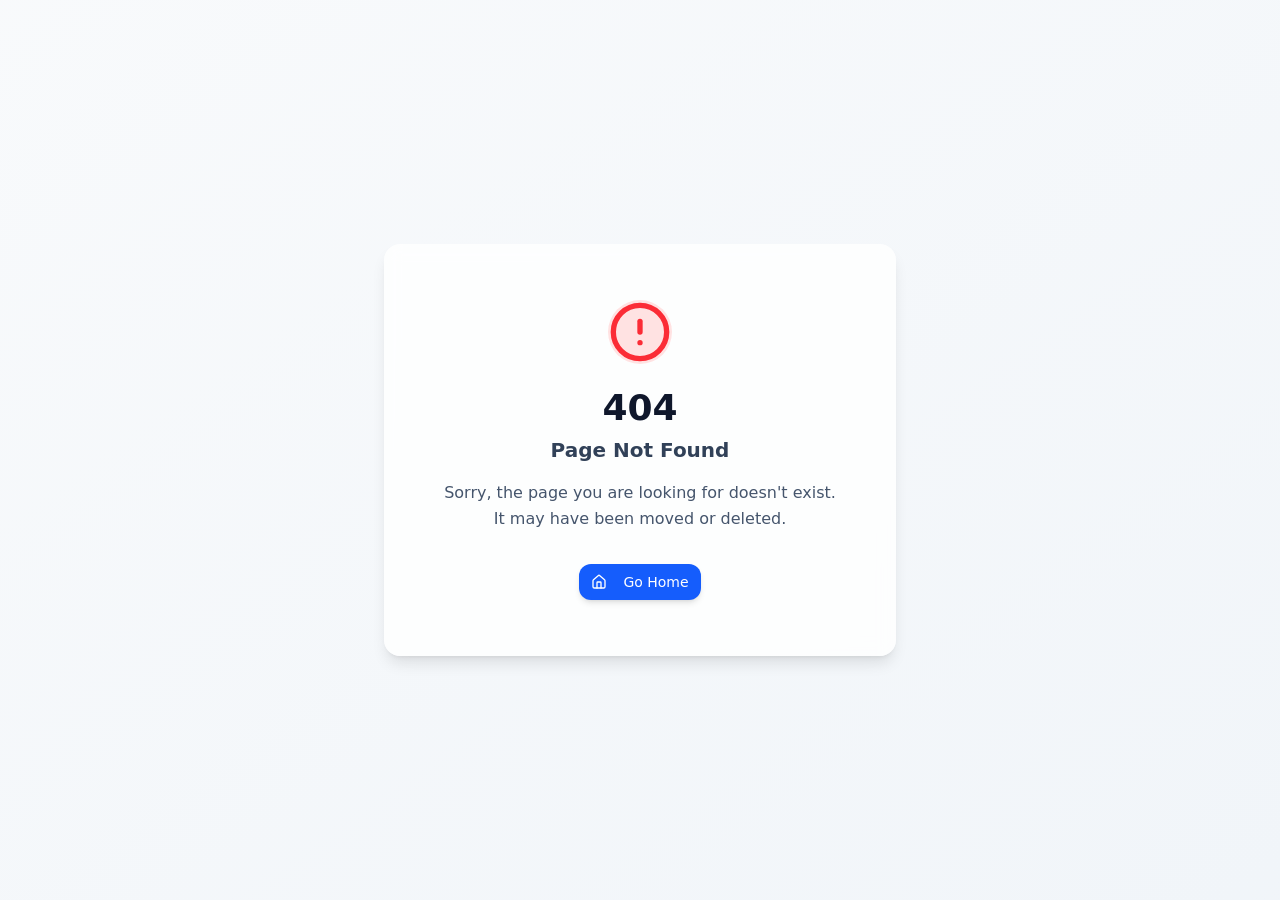
<file: index.html>
<!doctype html>
<html lang="en">

  <head>
    <meta charset="UTF-8" />
    <meta name="viewport" content="width=device-width, initial-scale=1.0, maximum-scale=1" />
    <title>Workshop IA · Goiânia | Clone + Agentes IA para Empresários</title>
    
    <!-- SEO & Meta Tags -->
    <meta name="description" content="Workshop completo sobre Clone + Agentes IA para empresários de Goiânia. Aprenda a implementar IA na sua empresa com demo ao vivo e casos de uso reais." />
    <meta name="keywords" content="IA, Inteligência Artificial, Workshop, Goiânia, Clone IA, Agentes IA, Empresários" />
    <meta name="author" content="Instituto Atto-X" />
    <meta name="theme-color" content="#F7F7F5" />
    
    <!-- Open Graph (Facebook, LinkedIn, WhatsApp) -->
    <meta property="og:type" content="website" />
    <meta property="og:title" content="Workshop IA · Goiânia" />
    <meta property="og:description" content="Clone + Agentes IA para empresários. Estrutura completa, demo ao vivo e conversão garantida." />
    <meta property="og:url" content="https://workshop-ia-gyn.manus.space" />
    <meta property="og:image" content="https://workshop-ia-gyn.manus.space/og-image.png" />
    <meta property="og:image:width" content="1200" />
    <meta property="og:image:height" content="630" />
    <meta property="og:locale" content="pt_BR" />
    
    <!-- Twitter Card -->
    <meta name="twitter:card" content="summary_large_image" />
    <meta name="twitter:title" content="Workshop IA · Goiânia" />
    <meta name="twitter:description" content="Clone + Agentes IA para empresários. Estrutura completa, demo ao vivo e conversão garantida." />
    <meta name="twitter:image" content="https://workshop-ia-gyn.manus.space/og-image.png" />
    
    <!-- WhatsApp Specific -->
    <meta property="og:site_name" content="Workshop IA Goiânia" />
    <meta name="apple-mobile-web-app-capable" content="yes" />
    <meta name="apple-mobile-web-app-status-bar-style" content="black-translucent" />
    
    <!-- Google Fonts -->
    <link rel="preconnect" href="https://fonts.googleapis.com" />
    <link rel="preconnect" href="https://fonts.gstatic.com" crossorigin />
    <link href="https://fonts.googleapis.com/css2?family=Instrument+Serif:ital@0;1&family=Geist:wght@300;400;500&display=swap" rel="stylesheet" />
    <script type="module" crossorigin src="/assets/index-sjMyHUGQ.js"></script>
    <link rel="stylesheet" crossorigin href="/assets/index-CX_gmSj7.css">
    <script src="/__manus__/debug-collector.js" defer></script>
  </head>

  <body>
    <script id="manus-runtime">window.__MANUS_HOST_DEV__ = false;
(function(){"use strict";var Mr={exports:{}},Kn={};/**
 * @license React
 * react-jsx-runtime.production.js
 *
 * Copyright (c) Meta Platforms, Inc. and affiliates.
 *
 * This source code is licensed under the MIT license found in the
 * LICENSE file in the root directory of this source tree.
 */var $c;function um(){if($c)return Kn;$c=1;var r=Symbol.for("react.transitional.element"),i=Symbol.for("react.fragment");function c(s,d,m){var x=null;if(m!==void 0&&(x=""+m),d.key!==void 0&&(x=""+d.key),"key"in d){m={};for(var R in d)R!=="key"&&(m[R]=d[R])}else m=d;return d=m.ref,{$$typeof:r,type:s,key:x,ref:d!==void 0?d:null,props:m}}return Kn.Fragment=i,Kn.jsx=c,Kn.jsxs=c,Kn}var Fc;function dm(){return Fc||(Fc=1,Mr.exports=um()),Mr.exports}var h=dm(),Ar={exports:{}},Pn={},Rr={exports:{}},Nr={};/**
 * @license React
 * scheduler.production.js
 *
 * Copyright (c) Meta Platforms, Inc. and affiliates.
 *
 * This source code is licensed under the MIT license found in the
 * LICENSE file in the root directory of this source tree.
 */var Ic;function fm(){return Ic||(Ic=1,function(r){function i(A,q){var B=A.length;A.push(q);t:for(;0<B;){var bt=B-1>>>1,p=A[bt];if(0<d(p,q))A[bt]=q,A[B]=p,B=bt;else break t}}function c(A){return A.length===0?null:A[0]}function s(A){if(A.length===0)return null;var q=A[0],B=A.pop();if(B!==q){A[0]=B;t:for(var bt=0,p=A.length,O=p>>>1;bt<O;){var X=2*(bt+1)-1,G=A[X],Z=X+1,st=A[Z];if(0>d(G,B))Z<p&&0>d(st,G)?(A[bt]=st,A[Z]=B,bt=Z):(A[bt]=G,A[X]=B,bt=X);else if(Z<p&&0>d(st,B))A[bt]=st,A[Z]=B,bt=Z;else break t}}return q}function d(A,q){var B=A.sortIndex-q.sortIndex;return B!==0?B:A.id-q.id}if(r.unstable_now=void 0,typeof performance=="object"&&typeof performance.now=="function"){var m=performance;r.unstable_now=function(){return m.now()}}else{var x=Date,R=x.now();r.unstable_now=function(){return x.now()-R}}var C=[],v=[],D=1,j=null,J=3,at=!1,$=!1,nt=!1,ct=!1,ht=typeof setTimeout=="function"?setTimeout:null,St=typeof clearTimeout=="function"?clearTimeout:null,_=typeof setImmediate<"u"?setImmediate:null;function Y(A){for(var q=c(v);q!==null;){if(q.callback===null)s(v);else if(q.startTime<=A)s(v),q.sortIndex=q.expirationTime,i(C,q);else break;q=c(v)}}function H(A){if(nt=!1,Y(A),!$)if(c(C)!==null)$=!0,it||(it=!0,Bt());else{var q=c(v);q!==null&&Mt(H,q.startTime-A)}}var it=!1,rt=-1,V=5,xt=-1;function Be(){return ct?!0:!(r.unstable_now()-xt<V)}function te(){if(ct=!1,it){var A=r.unstable_now();xt=A;var q=!0;try{t:{$=!1,nt&&(nt=!1,St(rt),rt=-1),at=!0;var B=J;try{e:{for(Y(A),j=c(C);j!==null&&!(j.expirationTime>A&&Be());){var bt=j.callback;if(typeof bt=="function"){j.callback=null,J=j.priorityLevel;var p=bt(j.expirationTime<=A);if(A=r.unstable_now(),typeof p=="function"){j.callback=p,Y(A),q=!0;break e}j===c(C)&&s(C),Y(A)}else s(C);j=c(C)}if(j!==null)q=!0;else{var O=c(v);O!==null&&Mt(H,O.startTime-A),q=!1}}break t}finally{j=null,J=B,at=!1}q=void 0}}finally{q?Bt():it=!1}}}var Bt;if(typeof _=="function")Bt=function(){_(te)};else if(typeof MessageChannel<"u"){var me=new MessageChannel,Se=me.port2;me.port1.onmessage=te,Bt=function(){Se.postMessage(null)}}else Bt=function(){ht(te,0)};function Mt(A,q){rt=ht(function(){A(r.unstable_now())},q)}r.unstable_IdlePriority=5,r.unstable_ImmediatePriority=1,r.unstable_LowPriority=4,r.unstable_NormalPriority=3,r.unstable_Profiling=null,r.unstable_UserBlockingPriority=2,r.unstable_cancelCallback=function(A){A.callback=null},r.unstable_forceFrameRate=function(A){0>A||125<A?console.error("forceFrameRate takes a positive int between 0 and 125, forcing frame rates higher than 125 fps is not supported"):V=0<A?Math.floor(1e3/A):5},r.unstable_getCurrentPriorityLevel=function(){return J},r.unstable_next=function(A){switch(J){case 1:case 2:case 3:var q=3;break;default:q=J}var B=J;J=q;try{return A()}finally{J=B}},r.unstable_requestPaint=function(){ct=!0},r.unstable_runWithPriority=function(A,q){switch(A){case 1:case 2:case 3:case 4:case 5:break;default:A=3}var B=J;J=A;try{return q()}finally{J=B}},r.unstable_scheduleCallback=function(A,q,B){var bt=r.unstable_now();switch(typeof B=="object"&&B!==null?(B=B.delay,B=typeof B=="number"&&0<B?bt+B:bt):B=bt,A){case 1:var p=-1;break;case 2:p=250;break;case 5:p=1073741823;break;case 4:p=1e4;break;default:p=5e3}return p=B+p,A={id:D++,callback:q,priorityLevel:A,startTime:B,expirationTime:p,sortIndex:-1},B>bt?(A.sortIndex=B,i(v,A),c(C)===null&&A===c(v)&&(nt?(St(rt),rt=-1):nt=!0,Mt(H,B-bt))):(A.sortIndex=p,i(C,A),$||at||($=!0,it||(it=!0,Bt()))),A},r.unstable_shouldYield=Be,r.unstable_wrapCallback=function(A){var q=J;return function(){var B=J;J=q;try{return A.apply(this,arguments)}finally{J=B}}}}(Nr)),Nr}var tu;function hm(){return tu||(tu=1,Rr.exports=fm()),Rr.exports}var zr={exports:{}},ut={};/**
 * @license React
 * react.production.js
 *
 * Copyright (c) Meta Platforms, Inc. and affiliates.
 *
 * This source code is licensed under the MIT license found in the
 * LICENSE file in the root directory of this source tree.
 */var eu;function mm(){if(eu)return ut;eu=1;var r=Symbol.for("react.transitional.element"),i=Symbol.for("react.portal"),c=Symbol.for("react.fragment"),s=Symbol.for("react.strict_mode"),d=Symbol.for("react.profiler"),m=Symbol.for("react.consumer"),x=Symbol.for("react.context"),R=Symbol.for("react.forward_ref"),C=Symbol.for("react.suspense"),v=Symbol.for("react.memo"),D=Symbol.for("react.lazy"),j=Symbol.iterator;function J(p){return p===null||typeof p!="object"?null:(p=j&&p[j]||p["@@iterator"],typeof p=="function"?p:null)}var at={isMounted:function(){return!1},enqueueForceUpdate:function(){},enqueueReplaceState:function(){},enqueueSetState:function(){}},$=Object.assign,nt={};function ct(p,O,X){this.props=p,this.context=O,this.refs=nt,this.updater=X||at}ct.prototype.isReactComponent={},ct.prototype.setState=function(p,O){if(typeof p!="object"&&typeof p!="function"&&p!=null)throw Error("takes an object of state variables to update or a function which returns an object of state variables.");this.updater.enqueueSetState(this,p,O,"setState")},ct.prototype.forceUpdate=function(p){this.updater.enqueueForceUpdate(this,p,"forceUpdate")};function ht(){}ht.prototype=ct.prototype;function St(p,O,X){this.props=p,this.context=O,this.refs=nt,this.updater=X||at}var _=St.prototype=new ht;_.constructor=St,$(_,ct.prototype),_.isPureReactComponent=!0;var Y=Array.isArray,H={H:null,A:null,T:null,S:null,V:null},it=Object.prototype.hasOwnProperty;function rt(p,O,X,G,Z,st){return X=st.ref,{$$typeof:r,type:p,key:O,ref:X!==void 0?X:null,props:st}}function V(p,O){return rt(p.type,O,void 0,void 0,void 0,p.props)}function xt(p){return typeof p=="object"&&p!==null&&p.$$typeof===r}function Be(p){var O={"=":"=0",":":"=2"};return"$"+p.replace(/[=:]/g,function(X){return O[X]})}var te=/\/+/g;function Bt(p,O){return typeof p=="object"&&p!==null&&p.key!=null?Be(""+p.key):O.toString(36)}function me(){}function Se(p){switch(p.status){case"fulfilled":return p.value;case"rejected":throw p.reason;default:switch(typeof p.status=="string"?p.then(me,me):(p.status="pending",p.then(function(O){p.status==="pending"&&(p.status="fulfilled",p.value=O)},function(O){p.status==="pending"&&(p.status="rejected",p.reason=O)})),p.status){case"fulfilled":return p.value;case"rejected":throw p.reason}}throw p}function Mt(p,O,X,G,Z){var st=typeof p;(st==="undefined"||st==="boolean")&&(p=null);var I=!1;if(p===null)I=!0;else switch(st){case"bigint":case"string":case"number":I=!0;break;case"object":switch(p.$$typeof){case r:case i:I=!0;break;case D:return I=p._init,Mt(I(p._payload),O,X,G,Z)}}if(I)return Z=Z(p),I=G===""?"."+Bt(p,0):G,Y(Z)?(X="",I!=null&&(X=I.replace(te,"$&/")+"/"),Mt(Z,O,X,"",function(Jt){return Jt})):Z!=null&&(xt(Z)&&(Z=V(Z,X+(Z.key==null||p&&p.key===Z.key?"":(""+Z.key).replace(te,"$&/")+"/")+I)),O.push(Z)),1;I=0;var gt=G===""?".":G+":";if(Y(p))for(var Tt=0;Tt<p.length;Tt++)G=p[Tt],st=gt+Bt(G,Tt),I+=Mt(G,O,X,st,Z);else if(Tt=J(p),typeof Tt=="function")for(p=Tt.call(p),Tt=0;!(G=p.next()).done;)G=G.value,st=gt+Bt(G,Tt++),I+=Mt(G,O,X,st,Z);else if(st==="object"){if(typeof p.then=="function")return Mt(Se(p),O,X,G,Z);throw O=String(p),Error("Objects are not valid as a React child (found: "+(O==="[object Object]"?"object with keys {"+Object.keys(p).join(", ")+"}":O)+"). If you meant to render a collection of children, use an array instead.")}return I}function A(p,O,X){if(p==null)return p;var G=[],Z=0;return Mt(p,G,"","",function(st){return O.call(X,st,Z++)}),G}function q(p){if(p._status===-1){var O=p._result;O=O(),O.then(function(X){(p._status===0||p._status===-1)&&(p._status=1,p._result=X)},function(X){(p._status===0||p._status===-1)&&(p._status=2,p._result=X)}),p._status===-1&&(p._status=0,p._result=O)}if(p._status===1)return p._result.default;throw p._result}var B=typeof reportError=="function"?reportError:function(p){if(typeof window=="object"&&typeof window.ErrorEvent=="function"){var O=new window.ErrorEvent("error",{bubbles:!0,cancelable:!0,message:typeof p=="object"&&p!==null&&typeof p.message=="string"?String(p.message):String(p),error:p});if(!window.dispatchEvent(O))return}else if(typeof process=="object"&&typeof process.emit=="function"){process.emit("uncaughtException",p);return}console.error(p)};function bt(){}return ut.Children={map:A,forEach:function(p,O,X){A(p,function(){O.apply(this,arguments)},X)},count:function(p){var O=0;return A(p,function(){O++}),O},toArray:function(p){return A(p,function(O){return O})||[]},only:function(p){if(!xt(p))throw Error("React.Children.only expected to receive a single React element child.");return p}},ut.Component=ct,ut.Fragment=c,ut.Profiler=d,ut.PureComponent=St,ut.StrictMode=s,ut.Suspense=C,ut.__CLIENT_INTERNALS_DO_NOT_USE_OR_WARN_USERS_THEY_CANNOT_UPGRADE=H,ut.__COMPILER_RUNTIME={__proto__:null,c:function(p){return H.H.useMemoCache(p)}},ut.cache=function(p){return function(){return p.apply(null,arguments)}},ut.cloneElement=function(p,O,X){if(p==null)throw Error("The argument must be a React element, but you passed "+p+".");var G=$({},p.props),Z=p.key,st=void 0;if(O!=null)for(I in O.ref!==void 0&&(st=void 0),O.key!==void 0&&(Z=""+O.key),O)!it.call(O,I)||I==="key"||I==="__self"||I==="__source"||I==="ref"&&O.ref===void 0||(G[I]=O[I]);var I=arguments.length-2;if(I===1)G.children=X;else if(1<I){for(var gt=Array(I),Tt=0;Tt<I;Tt++)gt[Tt]=arguments[Tt+2];G.children=gt}return rt(p.type,Z,void 0,void 0,st,G)},ut.createContext=function(p){return p={$$typeof:x,_currentValue:p,_currentValue2:p,_threadCount:0,Provider:null,Consumer:null},p.Provider=p,p.Consumer={$$typeof:m,_context:p},p},ut.createElement=function(p,O,X){var G,Z={},st=null;if(O!=null)for(G in O.key!==void 0&&(st=""+O.key),O)it.call(O,G)&&G!=="key"&&G!=="__self"&&G!=="__source"&&(Z[G]=O[G]);var I=arguments.length-2;if(I===1)Z.children=X;else if(1<I){for(var gt=Array(I),Tt=0;Tt<I;Tt++)gt[Tt]=arguments[Tt+2];Z.children=gt}if(p&&p.defaultProps)for(G in I=p.defaultProps,I)Z[G]===void 0&&(Z[G]=I[G]);return rt(p,st,void 0,void 0,null,Z)},ut.createRef=function(){return{current:null}},ut.forwardRef=function(p){return{$$typeof:R,render:p}},ut.isValidElement=xt,ut.lazy=function(p){return{$$typeof:D,_payload:{_status:-1,_result:p},_init:q}},ut.memo=function(p,O){return{$$typeof:v,type:p,compare:O===void 0?null:O}},ut.startTransition=function(p){var O=H.T,X={};H.T=X;try{var G=p(),Z=H.S;Z!==null&&Z(X,G),typeof G=="object"&&G!==null&&typeof G.then=="function"&&G.then(bt,B)}catch(st){B(st)}finally{H.T=O}},ut.unstable_useCacheRefresh=function(){return H.H.useCacheRefresh()},ut.use=function(p){return H.H.use(p)},ut.useActionState=function(p,O,X){return H.H.useActionState(p,O,X)},ut.useCallback=function(p,O){return H.H.useCallback(p,O)},ut.useContext=function(p){return H.H.useContext(p)},ut.useDebugValue=function(){},ut.useDeferredValue=function(p,O){return H.H.useDeferredValue(p,O)},ut.useEffect=function(p,O,X){var G=H.H;if(typeof X=="function")throw Error("useEffect CRUD overload is not enabled in this build of React.");return G.useEffect(p,O)},ut.useId=function(){return H.H.useId()},ut.useImperativeHandle=function(p,O,X){return H.H.useImperativeHandle(p,O,X)},ut.useInsertionEffect=function(p,O){return H.H.useInsertionEffect(p,O)},ut.useLayoutEffect=function(p,O){return H.H.useLayoutEffect(p,O)},ut.useMemo=function(p,O){return H.H.useMemo(p,O)},ut.useOptimistic=function(p,O){return H.H.useOptimistic(p,O)},ut.useReducer=function(p,O,X){return H.H.useReducer(p,O,X)},ut.useRef=function(p){return H.H.useRef(p)},ut.useState=function(p){return H.H.useState(p)},ut.useSyncExternalStore=function(p,O,X){return H.H.useSyncExternalStore(p,O,X)},ut.useTransition=function(){return H.H.useTransition()},ut.version="19.1.1",ut}var lu;function _r(){return lu||(lu=1,zr.exports=mm()),zr.exports}var kr={exports:{}},he={};/**
 * @license React
 * react-dom.production.js
 *
 * Copyright (c) Meta Platforms, Inc. and affiliates.
 *
 * This source code is licensed under the MIT license found in the
 * LICENSE file in the root directory of this source tree.
 */var au;function gm(){if(au)return he;au=1;var r=_r();function i(C){var v="https://react.dev/errors/"+C;if(1<arguments.length){v+="?args[]="+encodeURIComponent(arguments[1]);for(var D=2;D<arguments.length;D++)v+="&args[]="+encodeURIComponent(arguments[D])}return"Minified React error #"+C+"; visit "+v+" for the full message or use the non-minified dev environment for full errors and additional helpful warnings."}function c(){}var s={d:{f:c,r:function(){throw Error(i(522))},D:c,C:c,L:c,m:c,X:c,S:c,M:c},p:0,findDOMNode:null},d=Symbol.for("react.portal");function m(C,v,D){var j=3<arguments.length&&arguments[3]!==void 0?arguments[3]:null;return{$$typeof:d,key:j==null?null:""+j,children:C,containerInfo:v,implementation:D}}var x=r.__CLIENT_INTERNALS_DO_NOT_USE_OR_WARN_USERS_THEY_CANNOT_UPGRADE;function R(C,v){if(C==="font")return"";if(typeof v=="string")return v==="use-credentials"?v:""}return he.__DOM_INTERNALS_DO_NOT_USE_OR_WARN_USERS_THEY_CANNOT_UPGRADE=s,he.createPortal=function(C,v){var D=2<arguments.length&&arguments[2]!==void 0?arguments[2]:null;if(!v||v.nodeType!==1&&v.nodeType!==9&&v.nodeType!==11)throw Error(i(299));return m(C,v,null,D)},he.flushSync=function(C){var v=x.T,D=s.p;try{if(x.T=null,s.p=2,C)return C()}finally{x.T=v,s.p=D,s.d.f()}},he.preconnect=function(C,v){typeof C=="string"&&(v?(v=v.crossOrigin,v=typeof v=="string"?v==="use-credentials"?v:"":void 0):v=null,s.d.C(C,v))},he.prefetchDNS=function(C){typeof C=="string"&&s.d.D(C)},he.preinit=function(C,v){if(typeof C=="string"&&v&&typeof v.as=="string"){var D=v.as,j=R(D,v.crossOrigin),J=typeof v.integrity=="string"?v.integrity:void 0,at=typeof v.fetchPriority=="string"?v.fetchPriority:void 0;D==="style"?s.d.S(C,typeof v.precedence=="string"?v.precedence:void 0,{crossOrigin:j,integrity:J,fetchPriority:at}):D==="script"&&s.d.X(C,{crossOrigin:j,integrity:J,fetchPriority:at,nonce:typeof v.nonce=="string"?v.nonce:void 0})}},he.preinitModule=function(C,v){if(typeof C=="string")if(typeof v=="object"&&v!==null){if(v.as==null||v.as==="script"){var D=R(v.as,v.crossOrigin);s.d.M(C,{crossOrigin:D,integrity:typeof v.integrity=="string"?v.integrity:void 0,nonce:typeof v.nonce=="string"?v.nonce:void 0})}}else v==null&&s.d.M(C)},he.preload=function(C,v){if(typeof C=="string"&&typeof v=="object"&&v!==null&&typeof v.as=="string"){var D=v.as,j=R(D,v.crossOrigin);s.d.L(C,D,{crossOrigin:j,integrity:typeof v.integrity=="string"?v.integrity:void 0,nonce:typeof v.nonce=="string"?v.nonce:void 0,type:typeof v.type=="string"?v.type:void 0,fetchPriority:typeof v.fetchPriority=="string"?v.fetchPriority:void 0,referrerPolicy:typeof v.referrerPolicy=="string"?v.referrerPolicy:void 0,imageSrcSet:typeof v.imageSrcSet=="string"?v.imageSrcSet:void 0,imageSizes:typeof v.imageSizes=="string"?v.imageSizes:void 0,media:typeof v.media=="string"?v.media:void 0})}},he.preloadModule=function(C,v){if(typeof C=="string")if(v){var D=R(v.as,v.crossOrigin);s.d.m(C,{as:typeof v.as=="string"&&v.as!=="script"?v.as:void 0,crossOrigin:D,integrity:typeof v.integrity=="string"?v.integrity:void 0})}else s.d.m(C)},he.requestFormReset=function(C){s.d.r(C)},he.unstable_batchedUpdates=function(C,v){return C(v)},he.useFormState=function(C,v,D){return x.H.useFormState(C,v,D)},he.useFormStatus=function(){return x.H.useHostTransitionStatus()},he.version="19.1.1",he}var nu;function pm(){if(nu)return kr.exports;nu=1;function r(){if(!(typeof __REACT_DEVTOOLS_GLOBAL_HOOK__>"u"||typeof __REACT_DEVTOOLS_GLOBAL_HOOK__.checkDCE!="function"))try{__REACT_DEVTOOLS_GLOBAL_HOOK__.checkDCE(r)}catch(i){console.error(i)}}return r(),kr.exports=gm(),kr.exports}/**
 * @license React
 * react-dom-client.production.js
 *
 * Copyright (c) Meta Platforms, Inc. and affiliates.
 *
 * This source code is licensed under the MIT license found in the
 * LICENSE file in the root directory of this source tree.
 */var ou;function ym(){if(ou)return Pn;ou=1;var r=hm(),i=_r(),c=pm();function s(t){var e="https://react.dev/errors/"+t;if(1<arguments.length){e+="?args[]="+encodeURIComponent(arguments[1]);for(var l=2;l<arguments.length;l++)e+="&args[]="+encodeURIComponent(arguments[l])}return"Minified React error #"+t+"; visit "+e+" for the full message or use the non-minified dev environment for full errors and additional helpful warnings."}function d(t){return!(!t||t.nodeType!==1&&t.nodeType!==9&&t.nodeType!==11)}function m(t){var e=t,l=t;if(t.alternate)for(;e.return;)e=e.return;else{t=e;do e=t,(e.flags&4098)!==0&&(l=e.return),t=e.return;while(t)}return e.tag===3?l:null}function x(t){if(t.tag===13){var e=t.memoizedState;if(e===null&&(t=t.alternate,t!==null&&(e=t.memoizedState)),e!==null)return e.dehydrated}return null}function R(t){if(m(t)!==t)throw Error(s(188))}function C(t){var e=t.alternate;if(!e){if(e=m(t),e===null)throw Error(s(188));return e!==t?null:t}for(var l=t,a=e;;){var n=l.return;if(n===null)break;var o=n.alternate;if(o===null){if(a=n.return,a!==null){l=a;continue}break}if(n.child===o.child){for(o=n.child;o;){if(o===l)return R(n),t;if(o===a)return R(n),e;o=o.sibling}throw Error(s(188))}if(l.return!==a.return)l=n,a=o;else{for(var u=!1,f=n.child;f;){if(f===l){u=!0,l=n,a=o;break}if(f===a){u=!0,a=n,l=o;break}f=f.sibling}if(!u){for(f=o.child;f;){if(f===l){u=!0,l=o,a=n;break}if(f===a){u=!0,a=o,l=n;break}f=f.sibling}if(!u)throw Error(s(189))}}if(l.alternate!==a)throw Error(s(190))}if(l.tag!==3)throw Error(s(188));return l.stateNode.current===l?t:e}function v(t){var e=t.tag;if(e===5||e===26||e===27||e===6)return t;for(t=t.child;t!==null;){if(e=v(t),e!==null)return e;t=t.sibling}return null}var D=Object.assign,j=Symbol.for("react.element"),J=Symbol.for("react.transitional.element"),at=Symbol.for("react.portal"),$=Symbol.for("react.fragment"),nt=Symbol.for("react.strict_mode"),ct=Symbol.for("react.profiler"),ht=Symbol.for("react.provider"),St=Symbol.for("react.consumer"),_=Symbol.for("react.context"),Y=Symbol.for("react.forward_ref"),H=Symbol.for("react.suspense"),it=Symbol.for("react.suspense_list"),rt=Symbol.for("react.memo"),V=Symbol.for("react.lazy"),xt=Symbol.for("react.activity"),Be=Symbol.for("react.memo_cache_sentinel"),te=Symbol.iterator;function Bt(t){return t===null||typeof t!="object"?null:(t=te&&t[te]||t["@@iterator"],typeof t=="function"?t:null)}var me=Symbol.for("react.client.reference");function Se(t){if(t==null)return null;if(typeof t=="function")return t.$$typeof===me?null:t.displayName||t.name||null;if(typeof t=="string")return t;switch(t){case $:return"Fragment";case ct:return"Profiler";case nt:return"StrictMode";case H:return"Suspense";case it:return"SuspenseList";case xt:return"Activity"}if(typeof t=="object")switch(t.$$typeof){case at:return"Portal";case _:return(t.displayName||"Context")+".Provider";case St:return(t._context.displayName||"Context")+".Consumer";case Y:var e=t.render;return t=t.displayName,t||(t=e.displayName||e.name||"",t=t!==""?"ForwardRef("+t+")":"ForwardRef"),t;case rt:return e=t.displayName||null,e!==null?e:Se(t.type)||"Memo";case V:e=t._payload,t=t._init;try{return Se(t(e))}catch{}}return null}var Mt=Array.isArray,A=i.__CLIENT_INTERNALS_DO_NOT_USE_OR_WARN_USERS_THEY_CANNOT_UPGRADE,q=c.__DOM_INTERNALS_DO_NOT_USE_OR_WARN_USERS_THEY_CANNOT_UPGRADE,B={pending:!1,data:null,method:null,action:null},bt=[],p=-1;function O(t){return{current:t}}function X(t){0>p||(t.current=bt[p],bt[p]=null,p--)}function G(t,e){p++,bt[p]=t.current,t.current=e}var Z=O(null),st=O(null),I=O(null),gt=O(null);function Tt(t,e){switch(G(I,e),G(st,t),G(Z,null),e.nodeType){case 9:case 11:t=(t=e.documentElement)&&(t=t.namespaceURI)?Hh(t):0;break;default:if(t=e.tagName,e=e.namespaceURI)e=Hh(e),t=Uh(e,t);else switch(t){case"svg":t=1;break;case"math":t=2;break;default:t=0}}X(Z),G(Z,t)}function Jt(){X(Z),X(st),X(I)}function Ke(t){t.memoizedState!==null&&G(gt,t);var e=Z.current,l=Uh(e,t.type);e!==l&&(G(st,t),G(Z,l))}function Ce(t){st.current===t&&(X(Z),X(st)),gt.current===t&&(X(gt),Wo._currentValue=B)}var Pe=Object.prototype.hasOwnProperty,yl=r.unstable_scheduleCallback,sn=r.unstable_cancelCallback,Ca=r.unstable_shouldYield,ri=r.unstable_requestPaint,ge=r.unstable_now,si=r.unstable_getCurrentPriorityLevel,Ul=r.unstable_ImmediatePriority,Fn=r.unstable_UserBlockingPriority,nl=r.unstable_NormalPriority,ci=r.unstable_LowPriority,Gl=r.unstable_IdlePriority,ui=r.log,Ea=r.unstable_setDisableYieldValue,ql=null,Wt=null;function Je(t){if(typeof ui=="function"&&Ea(t),Wt&&typeof Wt.setStrictMode=="function")try{Wt.setStrictMode(ql,t)}catch{}}var $t=Math.clz32?Math.clz32:fi,di=Math.log,Ta=Math.LN2;function fi(t){return t>>>=0,t===0?32:31-(di(t)/Ta|0)|0}var L=256,cn=4194304;function vl(t){var e=t&42;if(e!==0)return e;switch(t&-t){case 1:return 1;case 2:return 2;case 4:return 4;case 8:return 8;case 16:return 16;case 32:return 32;case 64:return 64;case 128:return 128;case 256:case 512:case 1024:case 2048:case 4096:case 8192:case 16384:case 32768:case 65536:case 131072:case 262144:case 524288:case 1048576:case 2097152:return t&4194048;case 4194304:case 8388608:case 16777216:case 33554432:return t&62914560;case 67108864:return 67108864;case 134217728:return 134217728;case 268435456:return 268435456;case 536870912:return 536870912;case 1073741824:return 0;default:return t}}function un(t,e,l){var a=t.pendingLanes;if(a===0)return 0;var n=0,o=t.suspendedLanes,u=t.pingedLanes;t=t.warmLanes;var f=a&134217727;return f!==0?(a=f&~o,a!==0?n=vl(a):(u&=f,u!==0?n=vl(u):l||(l=f&~t,l!==0&&(n=vl(l))))):(f=a&~o,f!==0?n=vl(f):u!==0?n=vl(u):l||(l=a&~t,l!==0&&(n=vl(l)))),n===0?0:e!==0&&e!==n&&(e&o)===0&&(o=n&-n,l=e&-e,o>=l||o===32&&(l&4194048)!==0)?e:n}function Dt(t,e){return(t.pendingLanes&~(t.suspendedLanes&~t.pingedLanes)&e)===0}function In(t,e){switch(t){case 1:case 2:case 4:case 8:case 64:return e+250;case 16:case 32:case 128:case 256:case 512:case 1024:case 2048:case 4096:case 8192:case 16384:case 32768:case 65536:case 131072:case 262144:case 524288:case 1048576:case 2097152:return e+5e3;case 4194304:case 8388608:case 16777216:case 33554432:return-1;case 67108864:case 134217728:case 268435456:case 536870912:case 1073741824:return-1;default:return-1}}function to(){var t=L;return L<<=1,(L&4194048)===0&&(L=256),t}function hi(){var t=cn;return cn<<=1,(cn&62914560)===0&&(cn=4194304),t}function eo(t){for(var e=[],l=0;31>l;l++)e.push(t);return e}function Da(t,e){t.pendingLanes|=e,e!==268435456&&(t.suspendedLanes=0,t.pingedLanes=0,t.warmLanes=0)}function Ir(t,e,l,a,n,o){var u=t.pendingLanes;t.pendingLanes=l,t.suspendedLanes=0,t.pingedLanes=0,t.warmLanes=0,t.expiredLanes&=l,t.entangledLanes&=l,t.errorRecoveryDisabledLanes&=l,t.shellSuspendCounter=0;var f=t.entanglements,g=t.expirationTimes,S=t.hiddenUpdates;for(l=u&~l;0<l;){var N=31-$t(l),k=1<<N;f[N]=0,g[N]=-1;var E=S[N];if(E!==null)for(S[N]=null,N=0;N<E.length;N++){var T=E[N];T!==null&&(T.lane&=-536870913)}l&=~k}a!==0&&mi(t,a,0),o!==0&&n===0&&t.tag!==0&&(t.suspendedLanes|=o&~(u&~e))}function mi(t,e,l){t.pendingLanes|=e,t.suspendedLanes&=~e;var a=31-$t(e);t.entangledLanes|=e,t.entanglements[a]=t.entanglements[a]|1073741824|l&4194090}function gi(t,e){var l=t.entangledLanes|=e;for(t=t.entanglements;l;){var a=31-$t(l),n=1<<a;n&e|t[a]&e&&(t[a]|=e),l&=~n}}function lo(t){switch(t){case 2:t=1;break;case 8:t=4;break;case 32:t=16;break;case 256:case 512:case 1024:case 2048:case 4096:case 8192:case 16384:case 32768:case 65536:case 131072:case 262144:case 524288:case 1048576:case 2097152:case 4194304:case 8388608:case 16777216:case 33554432:t=128;break;case 268435456:t=134217728;break;default:t=0}return t}function ao(t){return t&=-t,2<t?8<t?(t&134217727)!==0?32:268435456:8:2}function pi(){var t=q.p;return t!==0?t:(t=window.event,t===void 0?32:nm(t.type))}function ts(t,e){var l=q.p;try{return q.p=t,e()}finally{q.p=l}}var ol=Math.random().toString(36).slice(2),ee="__reactFiber$"+ol,pe="__reactProps$"+ol,Yl="__reactContainer$"+ol,no="__reactEvents$"+ol,es="__reactListeners$"+ol,ls="__reactHandles$"+ol,yi="__reactResources$"+ol,Ma="__reactMarker$"+ol;function oo(t){delete t[ee],delete t[pe],delete t[no],delete t[es],delete t[ls]}function Vl(t){var e=t[ee];if(e)return e;for(var l=t.parentNode;l;){if(e=l[Yl]||l[ee]){if(l=e.alternate,e.child!==null||l!==null&&l.child!==null)for(t=Vh(t);t!==null;){if(l=t[ee])return l;t=Vh(t)}return e}t=l,l=t.parentNode}return null}function Xl(t){if(t=t[ee]||t[Yl]){var e=t.tag;if(e===5||e===6||e===13||e===26||e===27||e===3)return t}return null}function Aa(t){var e=t.tag;if(e===5||e===26||e===27||e===6)return t.stateNode;throw Error(s(33))}function Zl(t){var e=t[yi];return e||(e=t[yi]={hoistableStyles:new Map,hoistableScripts:new Map}),e}function Vt(t){t[Ma]=!0}var vi=new Set,bi={};function bl(t,e){We(t,e),We(t+"Capture",e)}function We(t,e){for(bi[t]=e,t=0;t<e.length;t++)vi.add(e[t])}var as=RegExp("^[:A-Z_a-z\\u00C0-\\u00D6\\u00D8-\\u00F6\\u00F8-\\u02FF\\u0370-\\u037D\\u037F-\\u1FFF\\u200C-\\u200D\\u2070-\\u218F\\u2C00-\\u2FEF\\u3001-\\uD7FF\\uF900-\\uFDCF\\uFDF0-\\uFFFD][:A-Z_a-z\\u00C0-\\u00D6\\u00D8-\\u00F6\\u00F8-\\u02FF\\u0370-\\u037D\\u037F-\\u1FFF\\u200C-\\u200D\\u2070-\\u218F\\u2C00-\\u2FEF\\u3001-\\uD7FF\\uF900-\\uFDCF\\uFDF0-\\uFFFD\\-.0-9\\u00B7\\u0300-\\u036F\\u203F-\\u2040]*$"),xi={},wi={};function Ra(t){return Pe.call(wi,t)?!0:Pe.call(xi,t)?!1:as.test(t)?wi[t]=!0:(xi[t]=!0,!1)}function M(t,e,l){if(Ra(e))if(l===null)t.removeAttribute(e);else{switch(typeof l){case"undefined":case"function":case"symbol":t.removeAttribute(e);return;case"boolean":var a=e.toLowerCase().slice(0,5);if(a!=="data-"&&a!=="aria-"){t.removeAttribute(e);return}}t.setAttribute(e,""+l)}}function tt(t,e,l){if(l===null)t.removeAttribute(e);else{switch(typeof l){case"undefined":case"function":case"symbol":case"boolean":t.removeAttribute(e);return}t.setAttribute(e,""+l)}}function Ot(t,e,l,a){if(a===null)t.removeAttribute(l);else{switch(typeof a){case"undefined":case"function":case"symbol":case"boolean":t.removeAttribute(l);return}t.setAttributeNS(e,l,""+a)}}var le,Ee;function ae(t){if(le===void 0)try{throw Error()}catch(l){var e=l.stack.trim().match(/\n( *(at )?)/);le=e&&e[1]||"",Ee=-1<l.stack.indexOf(`
    at`)?" (<anonymous>)":-1<l.stack.indexOf("@")?"@unknown:0:0":""}return`
`+le+t+Ee}var Le=!1;function He(t,e){if(!t||Le)return"";Le=!0;var l=Error.prepareStackTrace;Error.prepareStackTrace=void 0;try{var a={DetermineComponentFrameRoot:function(){try{if(e){var k=function(){throw Error()};if(Object.defineProperty(k.prototype,"props",{set:function(){throw Error()}}),typeof Reflect=="object"&&Reflect.construct){try{Reflect.construct(k,[])}catch(T){var E=T}Reflect.construct(t,[],k)}else{try{k.call()}catch(T){E=T}t.call(k.prototype)}}else{try{throw Error()}catch(T){E=T}(k=t())&&typeof k.catch=="function"&&k.catch(function(){})}}catch(T){if(T&&E&&typeof T.stack=="string")return[T.stack,E.stack]}return[null,null]}};a.DetermineComponentFrameRoot.displayName="DetermineComponentFrameRoot";var n=Object.getOwnPropertyDescriptor(a.DetermineComponentFrameRoot,"name");n&&n.configurable&&Object.defineProperty(a.DetermineComponentFrameRoot,"name",{value:"DetermineComponentFrameRoot"});var o=a.DetermineComponentFrameRoot(),u=o[0],f=o[1];if(u&&f){var g=u.split(`
`),S=f.split(`
`);for(n=a=0;a<g.length&&!g[a].includes("DetermineComponentFrameRoot");)a++;for(;n<S.length&&!S[n].includes("DetermineComponentFrameRoot");)n++;if(a===g.length||n===S.length)for(a=g.length-1,n=S.length-1;1<=a&&0<=n&&g[a]!==S[n];)n--;for(;1<=a&&0<=n;a--,n--)if(g[a]!==S[n]){if(a!==1||n!==1)do if(a--,n--,0>n||g[a]!==S[n]){var N=`
`+g[a].replace(" at new "," at ");return t.displayName&&N.includes("<anonymous>")&&(N=N.replace("<anonymous>",t.displayName)),N}while(1<=a&&0<=n);break}}}finally{Le=!1,Error.prepareStackTrace=l}return(l=t?t.displayName||t.name:"")?ae(l):""}function Ql(t){switch(t.tag){case 26:case 27:case 5:return ae(t.type);case 16:return ae("Lazy");case 13:return ae("Suspense");case 19:return ae("SuspenseList");case 0:case 15:return He(t.type,!1);case 11:return He(t.type.render,!1);case 1:return He(t.type,!0);case 31:return ae("Activity");default:return""}}function xl(t){try{var e="";do e+=Ql(t),t=t.return;while(t);return e}catch(l){return`
Error generating stack: `+l.message+`
`+l.stack}}function Xt(t){switch(typeof t){case"bigint":case"boolean":case"number":case"string":case"undefined":return t;case"object":return t;default:return""}}function il(t){var e=t.type;return(t=t.nodeName)&&t.toLowerCase()==="input"&&(e==="checkbox"||e==="radio")}function ve(t){var e=il(t)?"checked":"value",l=Object.getOwnPropertyDescriptor(t.constructor.prototype,e),a=""+t[e];if(!t.hasOwnProperty(e)&&typeof l<"u"&&typeof l.get=="function"&&typeof l.set=="function"){var n=l.get,o=l.set;return Object.defineProperty(t,e,{configurable:!0,get:function(){return n.call(this)},set:function(u){a=""+u,o.call(this,u)}}),Object.defineProperty(t,e,{enumerable:l.enumerable}),{getValue:function(){return a},setValue:function(u){a=""+u},stopTracking:function(){t._valueTracker=null,delete t[e]}}}}function re(t){t._valueTracker||(t._valueTracker=ve(t))}function rl(t){if(!t)return!1;var e=t._valueTracker;if(!e)return!0;var l=e.getValue(),a="";return t&&(a=il(t)?t.checked?"true":"false":t.value),t=a,t!==l?(e.setValue(t),!0):!1}function wl(t){if(t=t||(typeof document<"u"?document:void 0),typeof t>"u")return null;try{return t.activeElement||t.body}catch{return t.body}}var dn=/[\n"\\]/g;function se(t){return t.replace(dn,function(e){return"\\"+e.charCodeAt(0).toString(16)+" "})}function Kl(t,e,l,a,n,o,u,f){t.name="",u!=null&&typeof u!="function"&&typeof u!="symbol"&&typeof u!="boolean"?t.type=u:t.removeAttribute("type"),e!=null?u==="number"?(e===0&&t.value===""||t.value!=e)&&(t.value=""+Xt(e)):t.value!==""+Xt(e)&&(t.value=""+Xt(e)):u!=="submit"&&u!=="reset"||t.removeAttribute("value"),e!=null?Pl(t,u,Xt(e)):l!=null?Pl(t,u,Xt(l)):a!=null&&t.removeAttribute("value"),n==null&&o!=null&&(t.defaultChecked=!!o),n!=null&&(t.checked=n&&typeof n!="function"&&typeof n!="symbol"),f!=null&&typeof f!="function"&&typeof f!="symbol"&&typeof f!="boolean"?t.name=""+Xt(f):t.removeAttribute("name")}function Na(t,e,l,a,n,o,u,f){if(o!=null&&typeof o!="function"&&typeof o!="symbol"&&typeof o!="boolean"&&(t.type=o),e!=null||l!=null){if(!(o!=="submit"&&o!=="reset"||e!=null))return;l=l!=null?""+Xt(l):"",e=e!=null?""+Xt(e):l,f||e===t.value||(t.value=e),t.defaultValue=e}a=a??n,a=typeof a!="function"&&typeof a!="symbol"&&!!a,t.checked=f?t.checked:!!a,t.defaultChecked=!!a,u!=null&&typeof u!="function"&&typeof u!="symbol"&&typeof u!="boolean"&&(t.name=u)}function Pl(t,e,l){e==="number"&&wl(t.ownerDocument)===t||t.defaultValue===""+l||(t.defaultValue=""+l)}function $e(t,e,l,a){if(t=t.options,e){e={};for(var n=0;n<l.length;n++)e["$"+l[n]]=!0;for(l=0;l<t.length;l++)n=e.hasOwnProperty("$"+t[l].value),t[l].selected!==n&&(t[l].selected=n),n&&a&&(t[l].defaultSelected=!0)}else{for(l=""+Xt(l),e=null,n=0;n<t.length;n++){if(t[n].value===l){t[n].selected=!0,a&&(t[n].defaultSelected=!0);return}e!==null||t[n].disabled||(e=t[n])}e!==null&&(e.selected=!0)}}function za(t,e,l){if(e!=null&&(e=""+Xt(e),e!==t.value&&(t.value=e),l==null)){t.defaultValue!==e&&(t.defaultValue=e);return}t.defaultValue=l!=null?""+Xt(l):""}function _a(t,e,l,a){if(e==null){if(a!=null){if(l!=null)throw Error(s(92));if(Mt(a)){if(1<a.length)throw Error(s(93));a=a[0]}l=a}l==null&&(l=""),e=l}l=Xt(e),t.defaultValue=l,a=t.textContent,a===l&&a!==""&&a!==null&&(t.value=a)}function Fe(t,e){if(e){var l=t.firstChild;if(l&&l===t.lastChild&&l.nodeType===3){l.nodeValue=e;return}}t.textContent=e}var fn=new Set("animationIterationCount aspectRatio borderImageOutset borderImageSlice borderImageWidth boxFlex boxFlexGroup boxOrdinalGroup columnCount columns flex flexGrow flexPositive flexShrink flexNegative flexOrder gridArea gridRow gridRowEnd gridRowSpan gridRowStart gridColumn gridColumnEnd gridColumnSpan gridColumnStart fontWeight lineClamp lineHeight opacity order orphans scale tabSize widows zIndex zoom fillOpacity floodOpacity stopOpacity strokeDasharray strokeDashoffset strokeMiterlimit strokeOpacity strokeWidth MozAnimationIterationCount MozBoxFlex MozBoxFlexGroup MozLineClamp msAnimationIterationCount msFlex msZoom msFlexGrow msFlexNegative msFlexOrder msFlexPositive msFlexShrink msGridColumn msGridColumnSpan msGridRow msGridRowSpan WebkitAnimationIterationCount WebkitBoxFlex WebKitBoxFlexGroup WebkitBoxOrdinalGroup WebkitColumnCount WebkitColumns WebkitFlex WebkitFlexGrow WebkitFlexPositive WebkitFlexShrink WebkitLineClamp".split(" "));function ka(t,e,l){var a=e.indexOf("--")===0;l==null||typeof l=="boolean"||l===""?a?t.setProperty(e,""):e==="float"?t.cssFloat="":t[e]="":a?t.setProperty(e,l):typeof l!="number"||l===0||fn.has(e)?e==="float"?t.cssFloat=l:t[e]=(""+l).trim():t[e]=l+"px"}function Oa(t,e,l){if(e!=null&&typeof e!="object")throw Error(s(62));if(t=t.style,l!=null){for(var a in l)!l.hasOwnProperty(a)||e!=null&&e.hasOwnProperty(a)||(a.indexOf("--")===0?t.setProperty(a,""):a==="float"?t.cssFloat="":t[a]="");for(var n in e)a=e[n],e.hasOwnProperty(n)&&l[n]!==a&&ka(t,n,a)}else for(var o in e)e.hasOwnProperty(o)&&ka(t,o,e[o])}function ja(t){if(t.indexOf("-")===-1)return!1;switch(t){case"annotation-xml":case"color-profile":case"font-face":case"font-face-src":case"font-face-uri":case"font-face-format":case"font-face-name":case"missing-glyph":return!1;default:return!0}}var Si=new Map([["acceptCharset","accept-charset"],["htmlFor","for"],["httpEquiv","http-equiv"],["crossOrigin","crossorigin"],["accentHeight","accent-height"],["alignmentBaseline","alignment-baseline"],["arabicForm","arabic-form"],["baselineShift","baseline-shift"],["capHeight","cap-height"],["clipPath","clip-path"],["clipRule","clip-rule"],["colorInterpolation","color-interpolation"],["colorInterpolationFilters","color-interpolation-filters"],["colorProfile","color-profile"],["colorRendering","color-rendering"],["dominantBaseline","dominant-baseline"],["enableBackground","enable-background"],["fillOpacity","fill-opacity"],["fillRule","fill-rule"],["floodColor","flood-color"],["floodOpacity","flood-opacity"],["fontFamily","font-family"],["fontSize","font-size"],["fontSizeAdjust","font-size-adjust"],["fontStretch","font-stretch"],["fontStyle","font-style"],["fontVariant","font-variant"],["fontWeight","font-weight"],["glyphName","glyph-name"],["glyphOrientationHorizontal","glyph-orientation-horizontal"],["glyphOrientationVertical","glyph-orientation-vertical"],["horizAdvX","horiz-adv-x"],["horizOriginX","horiz-origin-x"],["imageRendering","image-rendering"],["letterSpacing","letter-spacing"],["lightingColor","lighting-color"],["markerEnd","marker-end"],["markerMid","marker-mid"],["markerStart","marker-start"],["overlinePosition","overline-position"],["overlineThickness","overline-thickness"],["paintOrder","paint-order"],["panose-1","panose-1"],["pointerEvents","pointer-events"],["renderingIntent","rendering-intent"],["shapeRendering","shape-rendering"],["stopColor","stop-color"],["stopOpacity","stop-opacity"],["strikethroughPosition","strikethrough-position"],["strikethroughThickness","strikethrough-thickness"],["strokeDasharray","stroke-dasharray"],["strokeDashoffset","stroke-dashoffset"],["strokeLinecap","stroke-linecap"],["strokeLinejoin","stroke-linejoin"],["strokeMiterlimit","stroke-miterlimit"],["strokeOpacity","stroke-opacity"],["strokeWidth","stroke-width"],["textAnchor","text-anchor"],["textDecoration","text-decoration"],["textRendering","text-rendering"],["transformOrigin","transform-origin"],["underlinePosition","underline-position"],["underlineThickness","underline-thickness"],["unicodeBidi","unicode-bidi"],["unicodeRange","unicode-range"],["unitsPerEm","units-per-em"],["vAlphabetic","v-alphabetic"],["vHanging","v-hanging"],["vIdeographic","v-ideographic"],["vMathematical","v-mathematical"],["vectorEffect","vector-effect"],["vertAdvY","vert-adv-y"],["vertOriginX","vert-origin-x"],["vertOriginY","vert-origin-y"],["wordSpacing","word-spacing"],["writingMode","writing-mode"],["xmlnsXlink","xmlns:xlink"],["xHeight","x-height"]]),Ci=/^[\u0000-\u001F ]*j[\r\n\t]*a[\r\n\t]*v[\r\n\t]*a[\r\n\t]*s[\r\n\t]*c[\r\n\t]*r[\r\n\t]*i[\r\n\t]*p[\r\n\t]*t[\r\n\t]*:/i;function Ba(t){return Ci.test(""+t)?"javascript:throw new Error('React has blocked a javascript: URL as a security precaution.')":t}var hn=null;function mn(t){return t=t.target||t.srcElement||window,t.correspondingUseElement&&(t=t.correspondingUseElement),t.nodeType===3?t.parentNode:t}var Sl=null,Cl=null;function io(t){var e=Xl(t);if(e&&(t=e.stateNode)){var l=t[pe]||null;t:switch(t=e.stateNode,e.type){case"input":if(Kl(t,l.value,l.defaultValue,l.defaultValue,l.checked,l.defaultChecked,l.type,l.name),e=l.name,l.type==="radio"&&e!=null){for(l=t;l.parentNode;)l=l.parentNode;for(l=l.querySelectorAll('input[name="'+se(""+e)+'"][type="radio"]'),e=0;e<l.length;e++){var a=l[e];if(a!==t&&a.form===t.form){var n=a[pe]||null;if(!n)throw Error(s(90));Kl(a,n.value,n.defaultValue,n.defaultValue,n.checked,n.defaultChecked,n.type,n.name)}}for(e=0;e<l.length;e++)a=l[e],a.form===t.form&&rl(a)}break t;case"textarea":za(t,l.value,l.defaultValue);break t;case"select":e=l.value,e!=null&&$e(t,!!l.multiple,e,!1)}}}var gn=!1;function ro(t,e,l){if(gn)return t(e,l);gn=!0;try{var a=t(e);return a}finally{if(gn=!1,(Sl!==null||Cl!==null)&&(ir(),Sl&&(e=Sl,t=Cl,Cl=Sl=null,io(e),t)))for(e=0;e<t.length;e++)io(t[e])}}function Jl(t,e){var l=t.stateNode;if(l===null)return null;var a=l[pe]||null;if(a===null)return null;l=a[e];t:switch(e){case"onClick":case"onClickCapture":case"onDoubleClick":case"onDoubleClickCapture":case"onMouseDown":case"onMouseDownCapture":case"onMouseMove":case"onMouseMoveCapture":case"onMouseUp":case"onMouseUpCapture":case"onMouseEnter":(a=!a.disabled)||(t=t.type,a=!(t==="button"||t==="input"||t==="select"||t==="textarea")),t=!a;break t;default:t=!1}if(t)return null;if(l&&typeof l!="function")throw Error(s(231,e,typeof l));return l}var Ue=!(typeof window>"u"||typeof window.document>"u"||typeof window.document.createElement>"u"),pn=!1;if(Ue)try{var Wl={};Object.defineProperty(Wl,"passive",{get:function(){pn=!0}}),window.addEventListener("test",Wl,Wl),window.removeEventListener("test",Wl,Wl)}catch{pn=!1}var Ie=null,yn=null,La=null;function so(){if(La)return La;var t,e=yn,l=e.length,a,n="value"in Ie?Ie.value:Ie.textContent,o=n.length;for(t=0;t<l&&e[t]===n[t];t++);var u=l-t;for(a=1;a<=u&&e[l-a]===n[o-a];a++);return La=n.slice(t,1<a?1-a:void 0)}function Ha(t){var e=t.keyCode;return"charCode"in t?(t=t.charCode,t===0&&e===13&&(t=13)):t=e,t===10&&(t=13),32<=t||t===13?t:0}function Ua(){return!0}function co(){return!1}function ce(t){function e(l,a,n,o,u){this._reactName=l,this._targetInst=n,this.type=a,this.nativeEvent=o,this.target=u,this.currentTarget=null;for(var f in t)t.hasOwnProperty(f)&&(l=t[f],this[f]=l?l(o):o[f]);return this.isDefaultPrevented=(o.defaultPrevented!=null?o.defaultPrevented:o.returnValue===!1)?Ua:co,this.isPropagationStopped=co,this}return D(e.prototype,{preventDefault:function(){this.defaultPrevented=!0;var l=this.nativeEvent;l&&(l.preventDefault?l.preventDefault():typeof l.returnValue!="unknown"&&(l.returnValue=!1),this.isDefaultPrevented=Ua)},stopPropagation:function(){var l=this.nativeEvent;l&&(l.stopPropagation?l.stopPropagation():typeof l.cancelBubble!="unknown"&&(l.cancelBubble=!0),this.isPropagationStopped=Ua)},persist:function(){},isPersistent:Ua}),e}var sl={eventPhase:0,bubbles:0,cancelable:0,timeStamp:function(t){return t.timeStamp||Date.now()},defaultPrevented:0,isTrusted:0},Ga=ce(sl),$l=D({},sl,{view:0,detail:0}),Ei=ce($l),Ti,uo,fo,Di=D({},$l,{screenX:0,screenY:0,clientX:0,clientY:0,pageX:0,pageY:0,ctrlKey:0,shiftKey:0,altKey:0,metaKey:0,getModifierState:os,button:0,buttons:0,relatedTarget:function(t){return t.relatedTarget===void 0?t.fromElement===t.srcElement?t.toElement:t.fromElement:t.relatedTarget},movementX:function(t){return"movementX"in t?t.movementX:(t!==fo&&(fo&&t.type==="mousemove"?(Ti=t.screenX-fo.screenX,uo=t.screenY-fo.screenY):uo=Ti=0,fo=t),Ti)},movementY:function(t){return"movementY"in t?t.movementY:uo}}),Vu=ce(Di),D0=D({},Di,{dataTransfer:0}),M0=ce(D0),A0=D({},$l,{relatedTarget:0}),ns=ce(A0),R0=D({},sl,{animationName:0,elapsedTime:0,pseudoElement:0}),N0=ce(R0),z0=D({},sl,{clipboardData:function(t){return"clipboardData"in t?t.clipboardData:window.clipboardData}}),_0=ce(z0),k0=D({},sl,{data:0}),Xu=ce(k0),O0={Esc:"Escape",Spacebar:" ",Left:"ArrowLeft",Up:"ArrowUp",Right:"ArrowRight",Down:"ArrowDown",Del:"Delete",Win:"OS",Menu:"ContextMenu",Apps:"ContextMenu",Scroll:"ScrollLock",MozPrintableKey:"Unidentified"},j0={8:"Backspace",9:"Tab",12:"Clear",13:"Enter",16:"Shift",17:"Control",18:"Alt",19:"Pause",20:"CapsLock",27:"Escape",32:" ",33:"PageUp",34:"PageDown",35:"End",36:"Home",37:"ArrowLeft",38:"ArrowUp",39:"ArrowRight",40:"ArrowDown",45:"Insert",46:"Delete",112:"F1",113:"F2",114:"F3",115:"F4",116:"F5",117:"F6",118:"F7",119:"F8",120:"F9",121:"F10",122:"F11",123:"F12",144:"NumLock",145:"ScrollLock",224:"Meta"},B0={Alt:"altKey",Control:"ctrlKey",Meta:"metaKey",Shift:"shiftKey"};function L0(t){var e=this.nativeEvent;return e.getModifierState?e.getModifierState(t):(t=B0[t])?!!e[t]:!1}function os(){return L0}var H0=D({},$l,{key:function(t){if(t.key){var e=O0[t.key]||t.key;if(e!=="Unidentified")return e}return t.type==="keypress"?(t=Ha(t),t===13?"Enter":String.fromCharCode(t)):t.type==="keydown"||t.type==="keyup"?j0[t.keyCode]||"Unidentified":""},code:0,location:0,ctrlKey:0,shiftKey:0,altKey:0,metaKey:0,repeat:0,locale:0,getModifierState:os,charCode:function(t){return t.type==="keypress"?Ha(t):0},keyCode:function(t){return t.type==="keydown"||t.type==="keyup"?t.keyCode:0},which:function(t){return t.type==="keypress"?Ha(t):t.type==="keydown"||t.type==="keyup"?t.keyCode:0}}),U0=ce(H0),G0=D({},Di,{pointerId:0,width:0,height:0,pressure:0,tangentialPressure:0,tiltX:0,tiltY:0,twist:0,pointerType:0,isPrimary:0}),Zu=ce(G0),q0=D({},$l,{touches:0,targetTouches:0,changedTouches:0,altKey:0,metaKey:0,ctrlKey:0,shiftKey:0,getModifierState:os}),Y0=ce(q0),V0=D({},sl,{propertyName:0,elapsedTime:0,pseudoElement:0}),X0=ce(V0),Z0=D({},Di,{deltaX:function(t){return"deltaX"in t?t.deltaX:"wheelDeltaX"in t?-t.wheelDeltaX:0},deltaY:function(t){return"deltaY"in t?t.deltaY:"wheelDeltaY"in t?-t.wheelDeltaY:"wheelDelta"in t?-t.wheelDelta:0},deltaZ:0,deltaMode:0}),Q0=ce(Z0),K0=D({},sl,{newState:0,oldState:0}),P0=ce(K0),J0=[9,13,27,32],is=Ue&&"CompositionEvent"in window,ho=null;Ue&&"documentMode"in document&&(ho=document.documentMode);var W0=Ue&&"TextEvent"in window&&!ho,Qu=Ue&&(!is||ho&&8<ho&&11>=ho),Ku=" ",Pu=!1;function Ju(t,e){switch(t){case"keyup":return J0.indexOf(e.keyCode)!==-1;case"keydown":return e.keyCode!==229;case"keypress":case"mousedown":case"focusout":return!0;default:return!1}}function Wu(t){return t=t.detail,typeof t=="object"&&"data"in t?t.data:null}var vn=!1;function $0(t,e){switch(t){case"compositionend":return Wu(e);case"keypress":return e.which!==32?null:(Pu=!0,Ku);case"textInput":return t=e.data,t===Ku&&Pu?null:t;default:return null}}function F0(t,e){if(vn)return t==="compositionend"||!is&&Ju(t,e)?(t=so(),La=yn=Ie=null,vn=!1,t):null;switch(t){case"paste":return null;case"keypress":if(!(e.ctrlKey||e.altKey||e.metaKey)||e.ctrlKey&&e.altKey){if(e.char&&1<e.char.length)return e.char;if(e.which)return String.fromCharCode(e.which)}return null;case"compositionend":return Qu&&e.locale!=="ko"?null:e.data;default:return null}}var I0={color:!0,date:!0,datetime:!0,"datetime-local":!0,email:!0,month:!0,number:!0,password:!0,range:!0,search:!0,tel:!0,text:!0,time:!0,url:!0,week:!0};function $u(t){var e=t&&t.nodeName&&t.nodeName.toLowerCase();return e==="input"?!!I0[t.type]:e==="textarea"}function Fu(t,e,l,a){Sl?Cl?Cl.push(a):Cl=[a]:Sl=a,e=fr(e,"onChange"),0<e.length&&(l=new Ga("onChange","change",null,l,a),t.push({event:l,listeners:e}))}var mo=null,go=null;function t1(t){kh(t,0)}function Mi(t){var e=Aa(t);if(rl(e))return t}function Iu(t,e){if(t==="change")return e}var td=!1;if(Ue){var rs;if(Ue){var ss="oninput"in document;if(!ss){var ed=document.createElement("div");ed.setAttribute("oninput","return;"),ss=typeof ed.oninput=="function"}rs=ss}else rs=!1;td=rs&&(!document.documentMode||9<document.documentMode)}function ld(){mo&&(mo.detachEvent("onpropertychange",ad),go=mo=null)}function ad(t){if(t.propertyName==="value"&&Mi(go)){var e=[];Fu(e,go,t,mn(t)),ro(t1,e)}}function e1(t,e,l){t==="focusin"?(ld(),mo=e,go=l,mo.attachEvent("onpropertychange",ad)):t==="focusout"&&ld()}function l1(t){if(t==="selectionchange"||t==="keyup"||t==="keydown")return Mi(go)}function a1(t,e){if(t==="click")return Mi(e)}function n1(t,e){if(t==="input"||t==="change")return Mi(e)}function o1(t,e){return t===e&&(t!==0||1/t===1/e)||t!==t&&e!==e}var Re=typeof Object.is=="function"?Object.is:o1;function po(t,e){if(Re(t,e))return!0;if(typeof t!="object"||t===null||typeof e!="object"||e===null)return!1;var l=Object.keys(t),a=Object.keys(e);if(l.length!==a.length)return!1;for(a=0;a<l.length;a++){var n=l[a];if(!Pe.call(e,n)||!Re(t[n],e[n]))return!1}return!0}function nd(t){for(;t&&t.firstChild;)t=t.firstChild;return t}function od(t,e){var l=nd(t);t=0;for(var a;l;){if(l.nodeType===3){if(a=t+l.textContent.length,t<=e&&a>=e)return{node:l,offset:e-t};t=a}t:{for(;l;){if(l.nextSibling){l=l.nextSibling;break t}l=l.parentNode}l=void 0}l=nd(l)}}function id(t,e){return t&&e?t===e?!0:t&&t.nodeType===3?!1:e&&e.nodeType===3?id(t,e.parentNode):"contains"in t?t.contains(e):t.compareDocumentPosition?!!(t.compareDocumentPosition(e)&16):!1:!1}function rd(t){t=t!=null&&t.ownerDocument!=null&&t.ownerDocument.defaultView!=null?t.ownerDocument.defaultView:window;for(var e=wl(t.document);e instanceof t.HTMLIFrameElement;){try{var l=typeof e.contentWindow.location.href=="string"}catch{l=!1}if(l)t=e.contentWindow;else break;e=wl(t.document)}return e}function cs(t){var e=t&&t.nodeName&&t.nodeName.toLowerCase();return e&&(e==="input"&&(t.type==="text"||t.type==="search"||t.type==="tel"||t.type==="url"||t.type==="password")||e==="textarea"||t.contentEditable==="true")}var i1=Ue&&"documentMode"in document&&11>=document.documentMode,bn=null,us=null,yo=null,ds=!1;function sd(t,e,l){var a=l.window===l?l.document:l.nodeType===9?l:l.ownerDocument;ds||bn==null||bn!==wl(a)||(a=bn,"selectionStart"in a&&cs(a)?a={start:a.selectionStart,end:a.selectionEnd}:(a=(a.ownerDocument&&a.ownerDocument.defaultView||window).getSelection(),a={anchorNode:a.anchorNode,anchorOffset:a.anchorOffset,focusNode:a.focusNode,focusOffset:a.focusOffset}),yo&&po(yo,a)||(yo=a,a=fr(us,"onSelect"),0<a.length&&(e=new Ga("onSelect","select",null,e,l),t.push({event:e,listeners:a}),e.target=bn)))}function qa(t,e){var l={};return l[t.toLowerCase()]=e.toLowerCase(),l["Webkit"+t]="webkit"+e,l["Moz"+t]="moz"+e,l}var xn={animationend:qa("Animation","AnimationEnd"),animationiteration:qa("Animation","AnimationIteration"),animationstart:qa("Animation","AnimationStart"),transitionrun:qa("Transition","TransitionRun"),transitionstart:qa("Transition","TransitionStart"),transitioncancel:qa("Transition","TransitionCancel"),transitionend:qa("Transition","TransitionEnd")},fs={},cd={};Ue&&(cd=document.createElement("div").style,"AnimationEvent"in window||(delete xn.animationend.animation,delete xn.animationiteration.animation,delete xn.animationstart.animation),"TransitionEvent"in window||delete xn.transitionend.transition);function Ya(t){if(fs[t])return fs[t];if(!xn[t])return t;var e=xn[t],l;for(l in e)if(e.hasOwnProperty(l)&&l in cd)return fs[t]=e[l];return t}var ud=Ya("animationend"),dd=Ya("animationiteration"),fd=Ya("animationstart"),r1=Ya("transitionrun"),s1=Ya("transitionstart"),c1=Ya("transitioncancel"),hd=Ya("transitionend"),md=new Map,hs="abort auxClick beforeToggle cancel canPlay canPlayThrough click close contextMenu copy cut drag dragEnd dragEnter dragExit dragLeave dragOver dragStart drop durationChange emptied encrypted ended error gotPointerCapture input invalid keyDown keyPress keyUp load loadedData loadedMetadata loadStart lostPointerCapture mouseDown mouseMove mouseOut mouseOver mouseUp paste pause play playing pointerCancel pointerDown pointerMove pointerOut pointerOver pointerUp progress rateChange reset resize seeked seeking stalled submit suspend timeUpdate touchCancel touchEnd touchStart volumeChange scroll toggle touchMove waiting wheel".split(" ");hs.push("scrollEnd");function tl(t,e){md.set(t,e),bl(e,[t])}var gd=new WeakMap;function Ge(t,e){if(typeof t=="object"&&t!==null){var l=gd.get(t);return l!==void 0?l:(e={value:t,source:e,stack:xl(e)},gd.set(t,e),e)}return{value:t,source:e,stack:xl(e)}}var qe=[],wn=0,ms=0;function Ai(){for(var t=wn,e=ms=wn=0;e<t;){var l=qe[e];qe[e++]=null;var a=qe[e];qe[e++]=null;var n=qe[e];qe[e++]=null;var o=qe[e];if(qe[e++]=null,a!==null&&n!==null){var u=a.pending;u===null?n.next=n:(n.next=u.next,u.next=n),a.pending=n}o!==0&&pd(l,n,o)}}function Ri(t,e,l,a){qe[wn++]=t,qe[wn++]=e,qe[wn++]=l,qe[wn++]=a,ms|=a,t.lanes|=a,t=t.alternate,t!==null&&(t.lanes|=a)}function gs(t,e,l,a){return Ri(t,e,l,a),Ni(t)}function Sn(t,e){return Ri(t,null,null,e),Ni(t)}function pd(t,e,l){t.lanes|=l;var a=t.alternate;a!==null&&(a.lanes|=l);for(var n=!1,o=t.return;o!==null;)o.childLanes|=l,a=o.alternate,a!==null&&(a.childLanes|=l),o.tag===22&&(t=o.stateNode,t===null||t._visibility&1||(n=!0)),t=o,o=o.return;return t.tag===3?(o=t.stateNode,n&&e!==null&&(n=31-$t(l),t=o.hiddenUpdates,a=t[n],a===null?t[n]=[e]:a.push(e),e.lane=l|536870912),o):null}function Ni(t){if(50<Yo)throw Yo=0,wc=null,Error(s(185));for(var e=t.return;e!==null;)t=e,e=t.return;return t.tag===3?t.stateNode:null}var Cn={};function u1(t,e,l,a){this.tag=t,this.key=l,this.sibling=this.child=this.return=this.stateNode=this.type=this.elementType=null,this.index=0,this.refCleanup=this.ref=null,this.pendingProps=e,this.dependencies=this.memoizedState=this.updateQueue=this.memoizedProps=null,this.mode=a,this.subtreeFlags=this.flags=0,this.deletions=null,this.childLanes=this.lanes=0,this.alternate=null}function Ne(t,e,l,a){return new u1(t,e,l,a)}function ps(t){return t=t.prototype,!(!t||!t.isReactComponent)}function El(t,e){var l=t.alternate;return l===null?(l=Ne(t.tag,e,t.key,t.mode),l.elementType=t.elementType,l.type=t.type,l.stateNode=t.stateNode,l.alternate=t,t.alternate=l):(l.pendingProps=e,l.type=t.type,l.flags=0,l.subtreeFlags=0,l.deletions=null),l.flags=t.flags&65011712,l.childLanes=t.childLanes,l.lanes=t.lanes,l.child=t.child,l.memoizedProps=t.memoizedProps,l.memoizedState=t.memoizedState,l.updateQueue=t.updateQueue,e=t.dependencies,l.dependencies=e===null?null:{lanes:e.lanes,firstContext:e.firstContext},l.sibling=t.sibling,l.index=t.index,l.ref=t.ref,l.refCleanup=t.refCleanup,l}function yd(t,e){t.flags&=65011714;var l=t.alternate;return l===null?(t.childLanes=0,t.lanes=e,t.child=null,t.subtreeFlags=0,t.memoizedProps=null,t.memoizedState=null,t.updateQueue=null,t.dependencies=null,t.stateNode=null):(t.childLanes=l.childLanes,t.lanes=l.lanes,t.child=l.child,t.subtreeFlags=0,t.deletions=null,t.memoizedProps=l.memoizedProps,t.memoizedState=l.memoizedState,t.updateQueue=l.updateQueue,t.type=l.type,e=l.dependencies,t.dependencies=e===null?null:{lanes:e.lanes,firstContext:e.firstContext}),t}function zi(t,e,l,a,n,o){var u=0;if(a=t,typeof t=="function")ps(t)&&(u=1);else if(typeof t=="string")u=fp(t,l,Z.current)?26:t==="html"||t==="head"||t==="body"?27:5;else t:switch(t){case xt:return t=Ne(31,l,e,n),t.elementType=xt,t.lanes=o,t;case $:return Va(l.children,n,o,e);case nt:u=8,n|=24;break;case ct:return t=Ne(12,l,e,n|2),t.elementType=ct,t.lanes=o,t;case H:return t=Ne(13,l,e,n),t.elementType=H,t.lanes=o,t;case it:return t=Ne(19,l,e,n),t.elementType=it,t.lanes=o,t;default:if(typeof t=="object"&&t!==null)switch(t.$$typeof){case ht:case _:u=10;break t;case St:u=9;break t;case Y:u=11;break t;case rt:u=14;break t;case V:u=16,a=null;break t}u=29,l=Error(s(130,t===null?"null":typeof t,"")),a=null}return e=Ne(u,l,e,n),e.elementType=t,e.type=a,e.lanes=o,e}function Va(t,e,l,a){return t=Ne(7,t,a,e),t.lanes=l,t}function ys(t,e,l){return t=Ne(6,t,null,e),t.lanes=l,t}function vs(t,e,l){return e=Ne(4,t.children!==null?t.children:[],t.key,e),e.lanes=l,e.stateNode={containerInfo:t.containerInfo,pendingChildren:null,implementation:t.implementation},e}var En=[],Tn=0,_i=null,ki=0,Ye=[],Ve=0,Xa=null,Tl=1,Dl="";function Za(t,e){En[Tn++]=ki,En[Tn++]=_i,_i=t,ki=e}function vd(t,e,l){Ye[Ve++]=Tl,Ye[Ve++]=Dl,Ye[Ve++]=Xa,Xa=t;var a=Tl;t=Dl;var n=32-$t(a)-1;a&=~(1<<n),l+=1;var o=32-$t(e)+n;if(30<o){var u=n-n%5;o=(a&(1<<u)-1).toString(32),a>>=u,n-=u,Tl=1<<32-$t(e)+n|l<<n|a,Dl=o+t}else Tl=1<<o|l<<n|a,Dl=t}function bs(t){t.return!==null&&(Za(t,1),vd(t,1,0))}function xs(t){for(;t===_i;)_i=En[--Tn],En[Tn]=null,ki=En[--Tn],En[Tn]=null;for(;t===Xa;)Xa=Ye[--Ve],Ye[Ve]=null,Dl=Ye[--Ve],Ye[Ve]=null,Tl=Ye[--Ve],Ye[Ve]=null}var be=null,Ut=null,Et=!1,Qa=null,cl=!1,ws=Error(s(519));function Ka(t){var e=Error(s(418,""));throw xo(Ge(e,t)),ws}function bd(t){var e=t.stateNode,l=t.type,a=t.memoizedProps;switch(e[ee]=t,e[pe]=a,l){case"dialog":vt("cancel",e),vt("close",e);break;case"iframe":case"object":case"embed":vt("load",e);break;case"video":case"audio":for(l=0;l<Xo.length;l++)vt(Xo[l],e);break;case"source":vt("error",e);break;case"img":case"image":case"link":vt("error",e),vt("load",e);break;case"details":vt("toggle",e);break;case"input":vt("invalid",e),Na(e,a.value,a.defaultValue,a.checked,a.defaultChecked,a.type,a.name,!0),re(e);break;case"select":vt("invalid",e);break;case"textarea":vt("invalid",e),_a(e,a.value,a.defaultValue,a.children),re(e)}l=a.children,typeof l!="string"&&typeof l!="number"&&typeof l!="bigint"||e.textContent===""+l||a.suppressHydrationWarning===!0||Lh(e.textContent,l)?(a.popover!=null&&(vt("beforetoggle",e),vt("toggle",e)),a.onScroll!=null&&vt("scroll",e),a.onScrollEnd!=null&&vt("scrollend",e),a.onClick!=null&&(e.onclick=hr),e=!0):e=!1,e||Ka(t)}function xd(t){for(be=t.return;be;)switch(be.tag){case 5:case 13:cl=!1;return;case 27:case 3:cl=!0;return;default:be=be.return}}function vo(t){if(t!==be)return!1;if(!Et)return xd(t),Et=!0,!1;var e=t.tag,l;if((l=e!==3&&e!==27)&&((l=e===5)&&(l=t.type,l=!(l!=="form"&&l!=="button")||Lc(t.type,t.memoizedProps)),l=!l),l&&Ut&&Ka(t),xd(t),e===13){if(t=t.memoizedState,t=t!==null?t.dehydrated:null,!t)throw Error(s(317));t:{for(t=t.nextSibling,e=0;t;){if(t.nodeType===8)if(l=t.data,l==="/$"){if(e===0){Ut=ll(t.nextSibling);break t}e--}else l!=="$"&&l!=="$!"&&l!=="$?"||e++;t=t.nextSibling}Ut=null}}else e===27?(e=Ut,ha(t.type)?(t=qc,qc=null,Ut=t):Ut=e):Ut=be?ll(t.stateNode.nextSibling):null;return!0}function bo(){Ut=be=null,Et=!1}function wd(){var t=Qa;return t!==null&&(Me===null?Me=t:Me.push.apply(Me,t),Qa=null),t}function xo(t){Qa===null?Qa=[t]:Qa.push(t)}var Ss=O(null),Pa=null,Ml=null;function Fl(t,e,l){G(Ss,e._currentValue),e._currentValue=l}function Al(t){t._currentValue=Ss.current,X(Ss)}function Cs(t,e,l){for(;t!==null;){var a=t.alternate;if((t.childLanes&e)!==e?(t.childLanes|=e,a!==null&&(a.childLanes|=e)):a!==null&&(a.childLanes&e)!==e&&(a.childLanes|=e),t===l)break;t=t.return}}function Es(t,e,l,a){var n=t.child;for(n!==null&&(n.return=t);n!==null;){var o=n.dependencies;if(o!==null){var u=n.child;o=o.firstContext;t:for(;o!==null;){var f=o;o=n;for(var g=0;g<e.length;g++)if(f.context===e[g]){o.lanes|=l,f=o.alternate,f!==null&&(f.lanes|=l),Cs(o.return,l,t),a||(u=null);break t}o=f.next}}else if(n.tag===18){if(u=n.return,u===null)throw Error(s(341));u.lanes|=l,o=u.alternate,o!==null&&(o.lanes|=l),Cs(u,l,t),u=null}else u=n.child;if(u!==null)u.return=n;else for(u=n;u!==null;){if(u===t){u=null;break}if(n=u.sibling,n!==null){n.return=u.return,u=n;break}u=u.return}n=u}}function wo(t,e,l,a){t=null;for(var n=e,o=!1;n!==null;){if(!o){if((n.flags&524288)!==0)o=!0;else if((n.flags&262144)!==0)break}if(n.tag===10){var u=n.alternate;if(u===null)throw Error(s(387));if(u=u.memoizedProps,u!==null){var f=n.type;Re(n.pendingProps.value,u.value)||(t!==null?t.push(f):t=[f])}}else if(n===gt.current){if(u=n.alternate,u===null)throw Error(s(387));u.memoizedState.memoizedState!==n.memoizedState.memoizedState&&(t!==null?t.push(Wo):t=[Wo])}n=n.return}t!==null&&Es(e,t,l,a),e.flags|=262144}function Oi(t){for(t=t.firstContext;t!==null;){if(!Re(t.context._currentValue,t.memoizedValue))return!0;t=t.next}return!1}function Ja(t){Pa=t,Ml=null,t=t.dependencies,t!==null&&(t.firstContext=null)}function ye(t){return Sd(Pa,t)}function ji(t,e){return Pa===null&&Ja(t),Sd(t,e)}function Sd(t,e){var l=e._currentValue;if(e={context:e,memoizedValue:l,next:null},Ml===null){if(t===null)throw Error(s(308));Ml=e,t.dependencies={lanes:0,firstContext:e},t.flags|=524288}else Ml=Ml.next=e;return l}var d1=typeof AbortController<"u"?AbortController:function(){var t=[],e=this.signal={aborted:!1,addEventListener:function(l,a){t.push(a)}};this.abort=function(){e.aborted=!0,t.forEach(function(l){return l()})}},f1=r.unstable_scheduleCallback,h1=r.unstable_NormalPriority,Ft={$$typeof:_,Consumer:null,Provider:null,_currentValue:null,_currentValue2:null,_threadCount:0};function Ts(){return{controller:new d1,data:new Map,refCount:0}}function So(t){t.refCount--,t.refCount===0&&f1(h1,function(){t.controller.abort()})}var Co=null,Ds=0,Dn=0,Mn=null;function m1(t,e){if(Co===null){var l=Co=[];Ds=0,Dn=Ac(),Mn={status:"pending",value:void 0,then:function(a){l.push(a)}}}return Ds++,e.then(Cd,Cd),e}function Cd(){if(--Ds===0&&Co!==null){Mn!==null&&(Mn.status="fulfilled");var t=Co;Co=null,Dn=0,Mn=null;for(var e=0;e<t.length;e++)(0,t[e])()}}function g1(t,e){var l=[],a={status:"pending",value:null,reason:null,then:function(n){l.push(n)}};return t.then(function(){a.status="fulfilled",a.value=e;for(var n=0;n<l.length;n++)(0,l[n])(e)},function(n){for(a.status="rejected",a.reason=n,n=0;n<l.length;n++)(0,l[n])(void 0)}),a}var Ed=A.S;A.S=function(t,e){typeof e=="object"&&e!==null&&typeof e.then=="function"&&m1(t,e),Ed!==null&&Ed(t,e)};var Wa=O(null);function Ms(){var t=Wa.current;return t!==null?t:jt.pooledCache}function Bi(t,e){e===null?G(Wa,Wa.current):G(Wa,e.pool)}function Td(){var t=Ms();return t===null?null:{parent:Ft._currentValue,pool:t}}var Eo=Error(s(460)),Dd=Error(s(474)),Li=Error(s(542)),As={then:function(){}};function Md(t){return t=t.status,t==="fulfilled"||t==="rejected"}function Hi(){}function Ad(t,e,l){switch(l=t[l],l===void 0?t.push(e):l!==e&&(e.then(Hi,Hi),e=l),e.status){case"fulfilled":return e.value;case"rejected":throw t=e.reason,Nd(t),t;default:if(typeof e.status=="string")e.then(Hi,Hi);else{if(t=jt,t!==null&&100<t.shellSuspendCounter)throw Error(s(482));t=e,t.status="pending",t.then(function(a){if(e.status==="pending"){var n=e;n.status="fulfilled",n.value=a}},function(a){if(e.status==="pending"){var n=e;n.status="rejected",n.reason=a}})}switch(e.status){case"fulfilled":return e.value;case"rejected":throw t=e.reason,Nd(t),t}throw To=e,Eo}}var To=null;function Rd(){if(To===null)throw Error(s(459));var t=To;return To=null,t}function Nd(t){if(t===Eo||t===Li)throw Error(s(483))}var Il=!1;function Rs(t){t.updateQueue={baseState:t.memoizedState,firstBaseUpdate:null,lastBaseUpdate:null,shared:{pending:null,lanes:0,hiddenCallbacks:null},callbacks:null}}function Ns(t,e){t=t.updateQueue,e.updateQueue===t&&(e.updateQueue={baseState:t.baseState,firstBaseUpdate:t.firstBaseUpdate,lastBaseUpdate:t.lastBaseUpdate,shared:t.shared,callbacks:null})}function ta(t){return{lane:t,tag:0,payload:null,callback:null,next:null}}function ea(t,e,l){var a=t.updateQueue;if(a===null)return null;if(a=a.shared,(At&2)!==0){var n=a.pending;return n===null?e.next=e:(e.next=n.next,n.next=e),a.pending=e,e=Ni(t),pd(t,null,l),e}return Ri(t,a,e,l),Ni(t)}function Do(t,e,l){if(e=e.updateQueue,e!==null&&(e=e.shared,(l&4194048)!==0)){var a=e.lanes;a&=t.pendingLanes,l|=a,e.lanes=l,gi(t,l)}}function zs(t,e){var l=t.updateQueue,a=t.alternate;if(a!==null&&(a=a.updateQueue,l===a)){var n=null,o=null;if(l=l.firstBaseUpdate,l!==null){do{var u={lane:l.lane,tag:l.tag,payload:l.payload,callback:null,next:null};o===null?n=o=u:o=o.next=u,l=l.next}while(l!==null);o===null?n=o=e:o=o.next=e}else n=o=e;l={baseState:a.baseState,firstBaseUpdate:n,lastBaseUpdate:o,shared:a.shared,callbacks:a.callbacks},t.updateQueue=l;return}t=l.lastBaseUpdate,t===null?l.firstBaseUpdate=e:t.next=e,l.lastBaseUpdate=e}var _s=!1;function Mo(){if(_s){var t=Mn;if(t!==null)throw t}}function Ao(t,e,l,a){_s=!1;var n=t.updateQueue;Il=!1;var o=n.firstBaseUpdate,u=n.lastBaseUpdate,f=n.shared.pending;if(f!==null){n.shared.pending=null;var g=f,S=g.next;g.next=null,u===null?o=S:u.next=S,u=g;var N=t.alternate;N!==null&&(N=N.updateQueue,f=N.lastBaseUpdate,f!==u&&(f===null?N.firstBaseUpdate=S:f.next=S,N.lastBaseUpdate=g))}if(o!==null){var k=n.baseState;u=0,N=S=g=null,f=o;do{var E=f.lane&-536870913,T=E!==f.lane;if(T?(wt&E)===E:(a&E)===E){E!==0&&E===Dn&&(_s=!0),N!==null&&(N=N.next={lane:0,tag:f.tag,payload:f.payload,callback:null,next:null});t:{var lt=t,F=f;E=e;var _t=l;switch(F.tag){case 1:if(lt=F.payload,typeof lt=="function"){k=lt.call(_t,k,E);break t}k=lt;break t;case 3:lt.flags=lt.flags&-65537|128;case 0:if(lt=F.payload,E=typeof lt=="function"?lt.call(_t,k,E):lt,E==null)break t;k=D({},k,E);break t;case 2:Il=!0}}E=f.callback,E!==null&&(t.flags|=64,T&&(t.flags|=8192),T=n.callbacks,T===null?n.callbacks=[E]:T.push(E))}else T={lane:E,tag:f.tag,payload:f.payload,callback:f.callback,next:null},N===null?(S=N=T,g=k):N=N.next=T,u|=E;if(f=f.next,f===null){if(f=n.shared.pending,f===null)break;T=f,f=T.next,T.next=null,n.lastBaseUpdate=T,n.shared.pending=null}}while(!0);N===null&&(g=k),n.baseState=g,n.firstBaseUpdate=S,n.lastBaseUpdate=N,o===null&&(n.shared.lanes=0),ca|=u,t.lanes=u,t.memoizedState=k}}function zd(t,e){if(typeof t!="function")throw Error(s(191,t));t.call(e)}function _d(t,e){var l=t.callbacks;if(l!==null)for(t.callbacks=null,t=0;t<l.length;t++)zd(l[t],e)}var An=O(null),Ui=O(0);function kd(t,e){t=jl,G(Ui,t),G(An,e),jl=t|e.baseLanes}function ks(){G(Ui,jl),G(An,An.current)}function Os(){jl=Ui.current,X(An),X(Ui)}var la=0,mt=null,Nt=null,Zt=null,Gi=!1,Rn=!1,$a=!1,qi=0,Ro=0,Nn=null,p1=0;function qt(){throw Error(s(321))}function js(t,e){if(e===null)return!1;for(var l=0;l<e.length&&l<t.length;l++)if(!Re(t[l],e[l]))return!1;return!0}function Bs(t,e,l,a,n,o){return la=o,mt=e,e.memoizedState=null,e.updateQueue=null,e.lanes=0,A.H=t===null||t.memoizedState===null?yf:vf,$a=!1,o=l(a,n),$a=!1,Rn&&(o=jd(e,l,a,n)),Od(t),o}function Od(t){A.H=Ki;var e=Nt!==null&&Nt.next!==null;if(la=0,Zt=Nt=mt=null,Gi=!1,Ro=0,Nn=null,e)throw Error(s(300));t===null||ne||(t=t.dependencies,t!==null&&Oi(t)&&(ne=!0))}function jd(t,e,l,a){mt=t;var n=0;do{if(Rn&&(Nn=null),Ro=0,Rn=!1,25<=n)throw Error(s(301));if(n+=1,Zt=Nt=null,t.updateQueue!=null){var o=t.updateQueue;o.lastEffect=null,o.events=null,o.stores=null,o.memoCache!=null&&(o.memoCache.index=0)}A.H=C1,o=e(l,a)}while(Rn);return o}function y1(){var t=A.H,e=t.useState()[0];return e=typeof e.then=="function"?No(e):e,t=t.useState()[0],(Nt!==null?Nt.memoizedState:null)!==t&&(mt.flags|=1024),e}function Ls(){var t=qi!==0;return qi=0,t}function Hs(t,e,l){e.updateQueue=t.updateQueue,e.flags&=-2053,t.lanes&=~l}function Us(t){if(Gi){for(t=t.memoizedState;t!==null;){var e=t.queue;e!==null&&(e.pending=null),t=t.next}Gi=!1}la=0,Zt=Nt=mt=null,Rn=!1,Ro=qi=0,Nn=null}function Te(){var t={memoizedState:null,baseState:null,baseQueue:null,queue:null,next:null};return Zt===null?mt.memoizedState=Zt=t:Zt=Zt.next=t,Zt}function Qt(){if(Nt===null){var t=mt.alternate;t=t!==null?t.memoizedState:null}else t=Nt.next;var e=Zt===null?mt.memoizedState:Zt.next;if(e!==null)Zt=e,Nt=t;else{if(t===null)throw mt.alternate===null?Error(s(467)):Error(s(310));Nt=t,t={memoizedState:Nt.memoizedState,baseState:Nt.baseState,baseQueue:Nt.baseQueue,queue:Nt.queue,next:null},Zt===null?mt.memoizedState=Zt=t:Zt=Zt.next=t}return Zt}function Gs(){return{lastEffect:null,events:null,stores:null,memoCache:null}}function No(t){var e=Ro;return Ro+=1,Nn===null&&(Nn=[]),t=Ad(Nn,t,e),e=mt,(Zt===null?e.memoizedState:Zt.next)===null&&(e=e.alternate,A.H=e===null||e.memoizedState===null?yf:vf),t}function Yi(t){if(t!==null&&typeof t=="object"){if(typeof t.then=="function")return No(t);if(t.$$typeof===_)return ye(t)}throw Error(s(438,String(t)))}function qs(t){var e=null,l=mt.updateQueue;if(l!==null&&(e=l.memoCache),e==null){var a=mt.alternate;a!==null&&(a=a.updateQueue,a!==null&&(a=a.memoCache,a!=null&&(e={data:a.data.map(function(n){return n.slice()}),index:0})))}if(e==null&&(e={data:[],index:0}),l===null&&(l=Gs(),mt.updateQueue=l),l.memoCache=e,l=e.data[e.index],l===void 0)for(l=e.data[e.index]=Array(t),a=0;a<t;a++)l[a]=Be;return e.index++,l}function Rl(t,e){return typeof e=="function"?e(t):e}function Vi(t){var e=Qt();return Ys(e,Nt,t)}function Ys(t,e,l){var a=t.queue;if(a===null)throw Error(s(311));a.lastRenderedReducer=l;var n=t.baseQueue,o=a.pending;if(o!==null){if(n!==null){var u=n.next;n.next=o.next,o.next=u}e.baseQueue=n=o,a.pending=null}if(o=t.baseState,n===null)t.memoizedState=o;else{e=n.next;var f=u=null,g=null,S=e,N=!1;do{var k=S.lane&-536870913;if(k!==S.lane?(wt&k)===k:(la&k)===k){var E=S.revertLane;if(E===0)g!==null&&(g=g.next={lane:0,revertLane:0,action:S.action,hasEagerState:S.hasEagerState,eagerState:S.eagerState,next:null}),k===Dn&&(N=!0);else if((la&E)===E){S=S.next,E===Dn&&(N=!0);continue}else k={lane:0,revertLane:S.revertLane,action:S.action,hasEagerState:S.hasEagerState,eagerState:S.eagerState,next:null},g===null?(f=g=k,u=o):g=g.next=k,mt.lanes|=E,ca|=E;k=S.action,$a&&l(o,k),o=S.hasEagerState?S.eagerState:l(o,k)}else E={lane:k,revertLane:S.revertLane,action:S.action,hasEagerState:S.hasEagerState,eagerState:S.eagerState,next:null},g===null?(f=g=E,u=o):g=g.next=E,mt.lanes|=k,ca|=k;S=S.next}while(S!==null&&S!==e);if(g===null?u=o:g.next=f,!Re(o,t.memoizedState)&&(ne=!0,N&&(l=Mn,l!==null)))throw l;t.memoizedState=o,t.baseState=u,t.baseQueue=g,a.lastRenderedState=o}return n===null&&(a.lanes=0),[t.memoizedState,a.dispatch]}function Vs(t){var e=Qt(),l=e.queue;if(l===null)throw Error(s(311));l.lastRenderedReducer=t;var a=l.dispatch,n=l.pending,o=e.memoizedState;if(n!==null){l.pending=null;var u=n=n.next;do o=t(o,u.action),u=u.next;while(u!==n);Re(o,e.memoizedState)||(ne=!0),e.memoizedState=o,e.baseQueue===null&&(e.baseState=o),l.lastRenderedState=o}return[o,a]}function Bd(t,e,l){var a=mt,n=Qt(),o=Et;if(o){if(l===void 0)throw Error(s(407));l=l()}else l=e();var u=!Re((Nt||n).memoizedState,l);u&&(n.memoizedState=l,ne=!0),n=n.queue;var f=Ud.bind(null,a,n,t);if(zo(2048,8,f,[t]),n.getSnapshot!==e||u||Zt!==null&&Zt.memoizedState.tag&1){if(a.flags|=2048,zn(9,Xi(),Hd.bind(null,a,n,l,e),null),jt===null)throw Error(s(349));o||(la&124)!==0||Ld(a,e,l)}return l}function Ld(t,e,l){t.flags|=16384,t={getSnapshot:e,value:l},e=mt.updateQueue,e===null?(e=Gs(),mt.updateQueue=e,e.stores=[t]):(l=e.stores,l===null?e.stores=[t]:l.push(t))}function Hd(t,e,l,a){e.value=l,e.getSnapshot=a,Gd(e)&&qd(t)}function Ud(t,e,l){return l(function(){Gd(e)&&qd(t)})}function Gd(t){var e=t.getSnapshot;t=t.value;try{var l=e();return!Re(t,l)}catch{return!0}}function qd(t){var e=Sn(t,2);e!==null&&je(e,t,2)}function Xs(t){var e=Te();if(typeof t=="function"){var l=t;if(t=l(),$a){Je(!0);try{l()}finally{Je(!1)}}}return e.memoizedState=e.baseState=t,e.queue={pending:null,lanes:0,dispatch:null,lastRenderedReducer:Rl,lastRenderedState:t},e}function Yd(t,e,l,a){return t.baseState=l,Ys(t,Nt,typeof a=="function"?a:Rl)}function v1(t,e,l,a,n){if(Qi(t))throw Error(s(485));if(t=e.action,t!==null){var o={payload:n,action:t,next:null,isTransition:!0,status:"pending",value:null,reason:null,listeners:[],then:function(u){o.listeners.push(u)}};A.T!==null?l(!0):o.isTransition=!1,a(o),l=e.pending,l===null?(o.next=e.pending=o,Vd(e,o)):(o.next=l.next,e.pending=l.next=o)}}function Vd(t,e){var l=e.action,a=e.payload,n=t.state;if(e.isTransition){var o=A.T,u={};A.T=u;try{var f=l(n,a),g=A.S;g!==null&&g(u,f),Xd(t,e,f)}catch(S){Zs(t,e,S)}finally{A.T=o}}else try{o=l(n,a),Xd(t,e,o)}catch(S){Zs(t,e,S)}}function Xd(t,e,l){l!==null&&typeof l=="object"&&typeof l.then=="function"?l.then(function(a){Zd(t,e,a)},function(a){return Zs(t,e,a)}):Zd(t,e,l)}function Zd(t,e,l){e.status="fulfilled",e.value=l,Qd(e),t.state=l,e=t.pending,e!==null&&(l=e.next,l===e?t.pending=null:(l=l.next,e.next=l,Vd(t,l)))}function Zs(t,e,l){var a=t.pending;if(t.pending=null,a!==null){a=a.next;do e.status="rejected",e.reason=l,Qd(e),e=e.next;while(e!==a)}t.action=null}function Qd(t){t=t.listeners;for(var e=0;e<t.length;e++)(0,t[e])()}function Kd(t,e){return e}function Pd(t,e){if(Et){var l=jt.formState;if(l!==null){t:{var a=mt;if(Et){if(Ut){e:{for(var n=Ut,o=cl;n.nodeType!==8;){if(!o){n=null;break e}if(n=ll(n.nextSibling),n===null){n=null;break e}}o=n.data,n=o==="F!"||o==="F"?n:null}if(n){Ut=ll(n.nextSibling),a=n.data==="F!";break t}}Ka(a)}a=!1}a&&(e=l[0])}}return l=Te(),l.memoizedState=l.baseState=e,a={pending:null,lanes:0,dispatch:null,lastRenderedReducer:Kd,lastRenderedState:e},l.queue=a,l=mf.bind(null,mt,a),a.dispatch=l,a=Xs(!1),o=Ws.bind(null,mt,!1,a.queue),a=Te(),n={state:e,dispatch:null,action:t,pending:null},a.queue=n,l=v1.bind(null,mt,n,o,l),n.dispatch=l,a.memoizedState=t,[e,l,!1]}function Jd(t){var e=Qt();return Wd(e,Nt,t)}function Wd(t,e,l){if(e=Ys(t,e,Kd)[0],t=Vi(Rl)[0],typeof e=="object"&&e!==null&&typeof e.then=="function")try{var a=No(e)}catch(u){throw u===Eo?Li:u}else a=e;e=Qt();var n=e.queue,o=n.dispatch;return l!==e.memoizedState&&(mt.flags|=2048,zn(9,Xi(),b1.bind(null,n,l),null)),[a,o,t]}function b1(t,e){t.action=e}function $d(t){var e=Qt(),l=Nt;if(l!==null)return Wd(e,l,t);Qt(),e=e.memoizedState,l=Qt();var a=l.queue.dispatch;return l.memoizedState=t,[e,a,!1]}function zn(t,e,l,a){return t={tag:t,create:l,deps:a,inst:e,next:null},e=mt.updateQueue,e===null&&(e=Gs(),mt.updateQueue=e),l=e.lastEffect,l===null?e.lastEffect=t.next=t:(a=l.next,l.next=t,t.next=a,e.lastEffect=t),t}function Xi(){return{destroy:void 0,resource:void 0}}function Fd(){return Qt().memoizedState}function Zi(t,e,l,a){var n=Te();a=a===void 0?null:a,mt.flags|=t,n.memoizedState=zn(1|e,Xi(),l,a)}function zo(t,e,l,a){var n=Qt();a=a===void 0?null:a;var o=n.memoizedState.inst;Nt!==null&&a!==null&&js(a,Nt.memoizedState.deps)?n.memoizedState=zn(e,o,l,a):(mt.flags|=t,n.memoizedState=zn(1|e,o,l,a))}function Id(t,e){Zi(8390656,8,t,e)}function tf(t,e){zo(2048,8,t,e)}function ef(t,e){return zo(4,2,t,e)}function lf(t,e){return zo(4,4,t,e)}function af(t,e){if(typeof e=="function"){t=t();var l=e(t);return function(){typeof l=="function"?l():e(null)}}if(e!=null)return t=t(),e.current=t,function(){e.current=null}}function nf(t,e,l){l=l!=null?l.concat([t]):null,zo(4,4,af.bind(null,e,t),l)}function Qs(){}function of(t,e){var l=Qt();e=e===void 0?null:e;var a=l.memoizedState;return e!==null&&js(e,a[1])?a[0]:(l.memoizedState=[t,e],t)}function rf(t,e){var l=Qt();e=e===void 0?null:e;var a=l.memoizedState;if(e!==null&&js(e,a[1]))return a[0];if(a=t(),$a){Je(!0);try{t()}finally{Je(!1)}}return l.memoizedState=[a,e],a}function Ks(t,e,l){return l===void 0||(la&1073741824)!==0?t.memoizedState=e:(t.memoizedState=l,t=uh(),mt.lanes|=t,ca|=t,l)}function sf(t,e,l,a){return Re(l,e)?l:An.current!==null?(t=Ks(t,l,a),Re(t,e)||(ne=!0),t):(la&42)===0?(ne=!0,t.memoizedState=l):(t=uh(),mt.lanes|=t,ca|=t,e)}function cf(t,e,l,a,n){var o=q.p;q.p=o!==0&&8>o?o:8;var u=A.T,f={};A.T=f,Ws(t,!1,e,l);try{var g=n(),S=A.S;if(S!==null&&S(f,g),g!==null&&typeof g=="object"&&typeof g.then=="function"){var N=g1(g,a);_o(t,e,N,Oe(t))}else _o(t,e,a,Oe(t))}catch(k){_o(t,e,{then:function(){},status:"rejected",reason:k},Oe())}finally{q.p=o,A.T=u}}function x1(){}function Ps(t,e,l,a){if(t.tag!==5)throw Error(s(476));var n=uf(t).queue;cf(t,n,e,B,l===null?x1:function(){return df(t),l(a)})}function uf(t){var e=t.memoizedState;if(e!==null)return e;e={memoizedState:B,baseState:B,baseQueue:null,queue:{pending:null,lanes:0,dispatch:null,lastRenderedReducer:Rl,lastRenderedState:B},next:null};var l={};return e.next={memoizedState:l,baseState:l,baseQueue:null,queue:{pending:null,lanes:0,dispatch:null,lastRenderedReducer:Rl,lastRenderedState:l},next:null},t.memoizedState=e,t=t.alternate,t!==null&&(t.memoizedState=e),e}function df(t){var e=uf(t).next.queue;_o(t,e,{},Oe())}function Js(){return ye(Wo)}function ff(){return Qt().memoizedState}function hf(){return Qt().memoizedState}function w1(t){for(var e=t.return;e!==null;){switch(e.tag){case 24:case 3:var l=Oe();t=ta(l);var a=ea(e,t,l);a!==null&&(je(a,e,l),Do(a,e,l)),e={cache:Ts()},t.payload=e;return}e=e.return}}function S1(t,e,l){var a=Oe();l={lane:a,revertLane:0,action:l,hasEagerState:!1,eagerState:null,next:null},Qi(t)?gf(e,l):(l=gs(t,e,l,a),l!==null&&(je(l,t,a),pf(l,e,a)))}function mf(t,e,l){var a=Oe();_o(t,e,l,a)}function _o(t,e,l,a){var n={lane:a,revertLane:0,action:l,hasEagerState:!1,eagerState:null,next:null};if(Qi(t))gf(e,n);else{var o=t.alternate;if(t.lanes===0&&(o===null||o.lanes===0)&&(o=e.lastRenderedReducer,o!==null))try{var u=e.lastRenderedState,f=o(u,l);if(n.hasEagerState=!0,n.eagerState=f,Re(f,u))return Ri(t,e,n,0),jt===null&&Ai(),!1}catch{}finally{}if(l=gs(t,e,n,a),l!==null)return je(l,t,a),pf(l,e,a),!0}return!1}function Ws(t,e,l,a){if(a={lane:2,revertLane:Ac(),action:a,hasEagerState:!1,eagerState:null,next:null},Qi(t)){if(e)throw Error(s(479))}else e=gs(t,l,a,2),e!==null&&je(e,t,2)}function Qi(t){var e=t.alternate;return t===mt||e!==null&&e===mt}function gf(t,e){Rn=Gi=!0;var l=t.pending;l===null?e.next=e:(e.next=l.next,l.next=e),t.pending=e}function pf(t,e,l){if((l&4194048)!==0){var a=e.lanes;a&=t.pendingLanes,l|=a,e.lanes=l,gi(t,l)}}var Ki={readContext:ye,use:Yi,useCallback:qt,useContext:qt,useEffect:qt,useImperativeHandle:qt,useLayoutEffect:qt,useInsertionEffect:qt,useMemo:qt,useReducer:qt,useRef:qt,useState:qt,useDebugValue:qt,useDeferredValue:qt,useTransition:qt,useSyncExternalStore:qt,useId:qt,useHostTransitionStatus:qt,useFormState:qt,useActionState:qt,useOptimistic:qt,useMemoCache:qt,useCacheRefresh:qt},yf={readContext:ye,use:Yi,useCallback:function(t,e){return Te().memoizedState=[t,e===void 0?null:e],t},useContext:ye,useEffect:Id,useImperativeHandle:function(t,e,l){l=l!=null?l.concat([t]):null,Zi(4194308,4,af.bind(null,e,t),l)},useLayoutEffect:function(t,e){return Zi(4194308,4,t,e)},useInsertionEffect:function(t,e){Zi(4,2,t,e)},useMemo:function(t,e){var l=Te();e=e===void 0?null:e;var a=t();if($a){Je(!0);try{t()}finally{Je(!1)}}return l.memoizedState=[a,e],a},useReducer:function(t,e,l){var a=Te();if(l!==void 0){var n=l(e);if($a){Je(!0);try{l(e)}finally{Je(!1)}}}else n=e;return a.memoizedState=a.baseState=n,t={pending:null,lanes:0,dispatch:null,lastRenderedReducer:t,lastRenderedState:n},a.queue=t,t=t.dispatch=S1.bind(null,mt,t),[a.memoizedState,t]},useRef:function(t){var e=Te();return t={current:t},e.memoizedState=t},useState:function(t){t=Xs(t);var e=t.queue,l=mf.bind(null,mt,e);return e.dispatch=l,[t.memoizedState,l]},useDebugValue:Qs,useDeferredValue:function(t,e){var l=Te();return Ks(l,t,e)},useTransition:function(){var t=Xs(!1);return t=cf.bind(null,mt,t.queue,!0,!1),Te().memoizedState=t,[!1,t]},useSyncExternalStore:function(t,e,l){var a=mt,n=Te();if(Et){if(l===void 0)throw Error(s(407));l=l()}else{if(l=e(),jt===null)throw Error(s(349));(wt&124)!==0||Ld(a,e,l)}n.memoizedState=l;var o={value:l,getSnapshot:e};return n.queue=o,Id(Ud.bind(null,a,o,t),[t]),a.flags|=2048,zn(9,Xi(),Hd.bind(null,a,o,l,e),null),l},useId:function(){var t=Te(),e=jt.identifierPrefix;if(Et){var l=Dl,a=Tl;l=(a&~(1<<32-$t(a)-1)).toString(32)+l,e="«"+e+"R"+l,l=qi++,0<l&&(e+="H"+l.toString(32)),e+="»"}else l=p1++,e="«"+e+"r"+l.toString(32)+"»";return t.memoizedState=e},useHostTransitionStatus:Js,useFormState:Pd,useActionState:Pd,useOptimistic:function(t){var e=Te();e.memoizedState=e.baseState=t;var l={pending:null,lanes:0,dispatch:null,lastRenderedReducer:null,lastRenderedState:null};return e.queue=l,e=Ws.bind(null,mt,!0,l),l.dispatch=e,[t,e]},useMemoCache:qs,useCacheRefresh:function(){return Te().memoizedState=w1.bind(null,mt)}},vf={readContext:ye,use:Yi,useCallback:of,useContext:ye,useEffect:tf,useImperativeHandle:nf,useInsertionEffect:ef,useLayoutEffect:lf,useMemo:rf,useReducer:Vi,useRef:Fd,useState:function(){return Vi(Rl)},useDebugValue:Qs,useDeferredValue:function(t,e){var l=Qt();return sf(l,Nt.memoizedState,t,e)},useTransition:function(){var t=Vi(Rl)[0],e=Qt().memoizedState;return[typeof t=="boolean"?t:No(t),e]},useSyncExternalStore:Bd,useId:ff,useHostTransitionStatus:Js,useFormState:Jd,useActionState:Jd,useOptimistic:function(t,e){var l=Qt();return Yd(l,Nt,t,e)},useMemoCache:qs,useCacheRefresh:hf},C1={readContext:ye,use:Yi,useCallback:of,useContext:ye,useEffect:tf,useImperativeHandle:nf,useInsertionEffect:ef,useLayoutEffect:lf,useMemo:rf,useReducer:Vs,useRef:Fd,useState:function(){return Vs(Rl)},useDebugValue:Qs,useDeferredValue:function(t,e){var l=Qt();return Nt===null?Ks(l,t,e):sf(l,Nt.memoizedState,t,e)},useTransition:function(){var t=Vs(Rl)[0],e=Qt().memoizedState;return[typeof t=="boolean"?t:No(t),e]},useSyncExternalStore:Bd,useId:ff,useHostTransitionStatus:Js,useFormState:$d,useActionState:$d,useOptimistic:function(t,e){var l=Qt();return Nt!==null?Yd(l,Nt,t,e):(l.baseState=t,[t,l.queue.dispatch])},useMemoCache:qs,useCacheRefresh:hf},_n=null,ko=0;function Pi(t){var e=ko;return ko+=1,_n===null&&(_n=[]),Ad(_n,t,e)}function Oo(t,e){e=e.props.ref,t.ref=e!==void 0?e:null}function Ji(t,e){throw e.$$typeof===j?Error(s(525)):(t=Object.prototype.toString.call(e),Error(s(31,t==="[object Object]"?"object with keys {"+Object.keys(e).join(", ")+"}":t)))}function bf(t){var e=t._init;return e(t._payload)}function xf(t){function e(b,y){if(t){var w=b.deletions;w===null?(b.deletions=[y],b.flags|=16):w.push(y)}}function l(b,y){if(!t)return null;for(;y!==null;)e(b,y),y=y.sibling;return null}function a(b){for(var y=new Map;b!==null;)b.key!==null?y.set(b.key,b):y.set(b.index,b),b=b.sibling;return y}function n(b,y){return b=El(b,y),b.index=0,b.sibling=null,b}function o(b,y,w){return b.index=w,t?(w=b.alternate,w!==null?(w=w.index,w<y?(b.flags|=67108866,y):w):(b.flags|=67108866,y)):(b.flags|=1048576,y)}function u(b){return t&&b.alternate===null&&(b.flags|=67108866),b}function f(b,y,w,z){return y===null||y.tag!==6?(y=ys(w,b.mode,z),y.return=b,y):(y=n(y,w),y.return=b,y)}function g(b,y,w,z){var P=w.type;return P===$?N(b,y,w.props.children,z,w.key):y!==null&&(y.elementType===P||typeof P=="object"&&P!==null&&P.$$typeof===V&&bf(P)===y.type)?(y=n(y,w.props),Oo(y,w),y.return=b,y):(y=zi(w.type,w.key,w.props,null,b.mode,z),Oo(y,w),y.return=b,y)}function S(b,y,w,z){return y===null||y.tag!==4||y.stateNode.containerInfo!==w.containerInfo||y.stateNode.implementation!==w.implementation?(y=vs(w,b.mode,z),y.return=b,y):(y=n(y,w.children||[]),y.return=b,y)}function N(b,y,w,z,P){return y===null||y.tag!==7?(y=Va(w,b.mode,z,P),y.return=b,y):(y=n(y,w),y.return=b,y)}function k(b,y,w){if(typeof y=="string"&&y!==""||typeof y=="number"||typeof y=="bigint")return y=ys(""+y,b.mode,w),y.return=b,y;if(typeof y=="object"&&y!==null){switch(y.$$typeof){case J:return w=zi(y.type,y.key,y.props,null,b.mode,w),Oo(w,y),w.return=b,w;case at:return y=vs(y,b.mode,w),y.return=b,y;case V:var z=y._init;return y=z(y._payload),k(b,y,w)}if(Mt(y)||Bt(y))return y=Va(y,b.mode,w,null),y.return=b,y;if(typeof y.then=="function")return k(b,Pi(y),w);if(y.$$typeof===_)return k(b,ji(b,y),w);Ji(b,y)}return null}function E(b,y,w,z){var P=y!==null?y.key:null;if(typeof w=="string"&&w!==""||typeof w=="number"||typeof w=="bigint")return P!==null?null:f(b,y,""+w,z);if(typeof w=="object"&&w!==null){switch(w.$$typeof){case J:return w.key===P?g(b,y,w,z):null;case at:return w.key===P?S(b,y,w,z):null;case V:return P=w._init,w=P(w._payload),E(b,y,w,z)}if(Mt(w)||Bt(w))return P!==null?null:N(b,y,w,z,null);if(typeof w.then=="function")return E(b,y,Pi(w),z);if(w.$$typeof===_)return E(b,y,ji(b,w),z);Ji(b,w)}return null}function T(b,y,w,z,P){if(typeof z=="string"&&z!==""||typeof z=="number"||typeof z=="bigint")return b=b.get(w)||null,f(y,b,""+z,P);if(typeof z=="object"&&z!==null){switch(z.$$typeof){case J:return b=b.get(z.key===null?w:z.key)||null,g(y,b,z,P);case at:return b=b.get(z.key===null?w:z.key)||null,S(y,b,z,P);case V:var pt=z._init;return z=pt(z._payload),T(b,y,w,z,P)}if(Mt(z)||Bt(z))return b=b.get(w)||null,N(y,b,z,P,null);if(typeof z.then=="function")return T(b,y,w,Pi(z),P);if(z.$$typeof===_)return T(b,y,w,ji(y,z),P);Ji(y,z)}return null}function lt(b,y,w,z){for(var P=null,pt=null,W=y,et=y=0,ie=null;W!==null&&et<w.length;et++){W.index>et?(ie=W,W=null):ie=W.sibling;var Ct=E(b,W,w[et],z);if(Ct===null){W===null&&(W=ie);break}t&&W&&Ct.alternate===null&&e(b,W),y=o(Ct,y,et),pt===null?P=Ct:pt.sibling=Ct,pt=Ct,W=ie}if(et===w.length)return l(b,W),Et&&Za(b,et),P;if(W===null){for(;et<w.length;et++)W=k(b,w[et],z),W!==null&&(y=o(W,y,et),pt===null?P=W:pt.sibling=W,pt=W);return Et&&Za(b,et),P}for(W=a(W);et<w.length;et++)ie=T(W,b,et,w[et],z),ie!==null&&(t&&ie.alternate!==null&&W.delete(ie.key===null?et:ie.key),y=o(ie,y,et),pt===null?P=ie:pt.sibling=ie,pt=ie);return t&&W.forEach(function(va){return e(b,va)}),Et&&Za(b,et),P}function F(b,y,w,z){if(w==null)throw Error(s(151));for(var P=null,pt=null,W=y,et=y=0,ie=null,Ct=w.next();W!==null&&!Ct.done;et++,Ct=w.next()){W.index>et?(ie=W,W=null):ie=W.sibling;var va=E(b,W,Ct.value,z);if(va===null){W===null&&(W=ie);break}t&&W&&va.alternate===null&&e(b,W),y=o(va,y,et),pt===null?P=va:pt.sibling=va,pt=va,W=ie}if(Ct.done)return l(b,W),Et&&Za(b,et),P;if(W===null){for(;!Ct.done;et++,Ct=w.next())Ct=k(b,Ct.value,z),Ct!==null&&(y=o(Ct,y,et),pt===null?P=Ct:pt.sibling=Ct,pt=Ct);return Et&&Za(b,et),P}for(W=a(W);!Ct.done;et++,Ct=w.next())Ct=T(W,b,et,Ct.value,z),Ct!==null&&(t&&Ct.alternate!==null&&W.delete(Ct.key===null?et:Ct.key),y=o(Ct,y,et),pt===null?P=Ct:pt.sibling=Ct,pt=Ct);return t&&W.forEach(function(Ep){return e(b,Ep)}),Et&&Za(b,et),P}function _t(b,y,w,z){if(typeof w=="object"&&w!==null&&w.type===$&&w.key===null&&(w=w.props.children),typeof w=="object"&&w!==null){switch(w.$$typeof){case J:t:{for(var P=w.key;y!==null;){if(y.key===P){if(P=w.type,P===$){if(y.tag===7){l(b,y.sibling),z=n(y,w.props.children),z.return=b,b=z;break t}}else if(y.elementType===P||typeof P=="object"&&P!==null&&P.$$typeof===V&&bf(P)===y.type){l(b,y.sibling),z=n(y,w.props),Oo(z,w),z.return=b,b=z;break t}l(b,y);break}else e(b,y);y=y.sibling}w.type===$?(z=Va(w.props.children,b.mode,z,w.key),z.return=b,b=z):(z=zi(w.type,w.key,w.props,null,b.mode,z),Oo(z,w),z.return=b,b=z)}return u(b);case at:t:{for(P=w.key;y!==null;){if(y.key===P)if(y.tag===4&&y.stateNode.containerInfo===w.containerInfo&&y.stateNode.implementation===w.implementation){l(b,y.sibling),z=n(y,w.children||[]),z.return=b,b=z;break t}else{l(b,y);break}else e(b,y);y=y.sibling}z=vs(w,b.mode,z),z.return=b,b=z}return u(b);case V:return P=w._init,w=P(w._payload),_t(b,y,w,z)}if(Mt(w))return lt(b,y,w,z);if(Bt(w)){if(P=Bt(w),typeof P!="function")throw Error(s(150));return w=P.call(w),F(b,y,w,z)}if(typeof w.then=="function")return _t(b,y,Pi(w),z);if(w.$$typeof===_)return _t(b,y,ji(b,w),z);Ji(b,w)}return typeof w=="string"&&w!==""||typeof w=="number"||typeof w=="bigint"?(w=""+w,y!==null&&y.tag===6?(l(b,y.sibling),z=n(y,w),z.return=b,b=z):(l(b,y),z=ys(w,b.mode,z),z.return=b,b=z),u(b)):l(b,y)}return function(b,y,w,z){try{ko=0;var P=_t(b,y,w,z);return _n=null,P}catch(W){if(W===Eo||W===Li)throw W;var pt=Ne(29,W,null,b.mode);return pt.lanes=z,pt.return=b,pt}finally{}}}var kn=xf(!0),wf=xf(!1),Xe=O(null),ul=null;function aa(t){var e=t.alternate;G(It,It.current&1),G(Xe,t),ul===null&&(e===null||An.current!==null||e.memoizedState!==null)&&(ul=t)}function Sf(t){if(t.tag===22){if(G(It,It.current),G(Xe,t),ul===null){var e=t.alternate;e!==null&&e.memoizedState!==null&&(ul=t)}}else na()}function na(){G(It,It.current),G(Xe,Xe.current)}function Nl(t){X(Xe),ul===t&&(ul=null),X(It)}var It=O(0);function Wi(t){for(var e=t;e!==null;){if(e.tag===13){var l=e.memoizedState;if(l!==null&&(l=l.dehydrated,l===null||l.data==="$?"||Gc(l)))return e}else if(e.tag===19&&e.memoizedProps.revealOrder!==void 0){if((e.flags&128)!==0)return e}else if(e.child!==null){e.child.return=e,e=e.child;continue}if(e===t)break;for(;e.sibling===null;){if(e.return===null||e.return===t)return null;e=e.return}e.sibling.return=e.return,e=e.sibling}return null}function $s(t,e,l,a){e=t.memoizedState,l=l(a,e),l=l==null?e:D({},e,l),t.memoizedState=l,t.lanes===0&&(t.updateQueue.baseState=l)}var Fs={enqueueSetState:function(t,e,l){t=t._reactInternals;var a=Oe(),n=ta(a);n.payload=e,l!=null&&(n.callback=l),e=ea(t,n,a),e!==null&&(je(e,t,a),Do(e,t,a))},enqueueReplaceState:function(t,e,l){t=t._reactInternals;var a=Oe(),n=ta(a);n.tag=1,n.payload=e,l!=null&&(n.callback=l),e=ea(t,n,a),e!==null&&(je(e,t,a),Do(e,t,a))},enqueueForceUpdate:function(t,e){t=t._reactInternals;var l=Oe(),a=ta(l);a.tag=2,e!=null&&(a.callback=e),e=ea(t,a,l),e!==null&&(je(e,t,l),Do(e,t,l))}};function Cf(t,e,l,a,n,o,u){return t=t.stateNode,typeof t.shouldComponentUpdate=="function"?t.shouldComponentUpdate(a,o,u):e.prototype&&e.prototype.isPureReactComponent?!po(l,a)||!po(n,o):!0}function Ef(t,e,l,a){t=e.state,typeof e.componentWillReceiveProps=="function"&&e.componentWillReceiveProps(l,a),typeof e.UNSAFE_componentWillReceiveProps=="function"&&e.UNSAFE_componentWillReceiveProps(l,a),e.state!==t&&Fs.enqueueReplaceState(e,e.state,null)}function Fa(t,e){var l=e;if("ref"in e){l={};for(var a in e)a!=="ref"&&(l[a]=e[a])}if(t=t.defaultProps){l===e&&(l=D({},l));for(var n in t)l[n]===void 0&&(l[n]=t[n])}return l}var $i=typeof reportError=="function"?reportError:function(t){if(typeof window=="object"&&typeof window.ErrorEvent=="function"){var e=new window.ErrorEvent("error",{bubbles:!0,cancelable:!0,message:typeof t=="object"&&t!==null&&typeof t.message=="string"?String(t.message):String(t),error:t});if(!window.dispatchEvent(e))return}else if(typeof process=="object"&&typeof process.emit=="function"){process.emit("uncaughtException",t);return}console.error(t)};function Tf(t){$i(t)}function Df(t){console.error(t)}function Mf(t){$i(t)}function Fi(t,e){try{var l=t.onUncaughtError;l(e.value,{componentStack:e.stack})}catch(a){setTimeout(function(){throw a})}}function Af(t,e,l){try{var a=t.onCaughtError;a(l.value,{componentStack:l.stack,errorBoundary:e.tag===1?e.stateNode:null})}catch(n){setTimeout(function(){throw n})}}function Is(t,e,l){return l=ta(l),l.tag=3,l.payload={element:null},l.callback=function(){Fi(t,e)},l}function Rf(t){return t=ta(t),t.tag=3,t}function Nf(t,e,l,a){var n=l.type.getDerivedStateFromError;if(typeof n=="function"){var o=a.value;t.payload=function(){return n(o)},t.callback=function(){Af(e,l,a)}}var u=l.stateNode;u!==null&&typeof u.componentDidCatch=="function"&&(t.callback=function(){Af(e,l,a),typeof n!="function"&&(ua===null?ua=new Set([this]):ua.add(this));var f=a.stack;this.componentDidCatch(a.value,{componentStack:f!==null?f:""})})}function E1(t,e,l,a,n){if(l.flags|=32768,a!==null&&typeof a=="object"&&typeof a.then=="function"){if(e=l.alternate,e!==null&&wo(e,l,n,!0),l=Xe.current,l!==null){switch(l.tag){case 13:return ul===null?Cc():l.alternate===null&&Gt===0&&(Gt=3),l.flags&=-257,l.flags|=65536,l.lanes=n,a===As?l.flags|=16384:(e=l.updateQueue,e===null?l.updateQueue=new Set([a]):e.add(a),Tc(t,a,n)),!1;case 22:return l.flags|=65536,a===As?l.flags|=16384:(e=l.updateQueue,e===null?(e={transitions:null,markerInstances:null,retryQueue:new Set([a])},l.updateQueue=e):(l=e.retryQueue,l===null?e.retryQueue=new Set([a]):l.add(a)),Tc(t,a,n)),!1}throw Error(s(435,l.tag))}return Tc(t,a,n),Cc(),!1}if(Et)return e=Xe.current,e!==null?((e.flags&65536)===0&&(e.flags|=256),e.flags|=65536,e.lanes=n,a!==ws&&(t=Error(s(422),{cause:a}),xo(Ge(t,l)))):(a!==ws&&(e=Error(s(423),{cause:a}),xo(Ge(e,l))),t=t.current.alternate,t.flags|=65536,n&=-n,t.lanes|=n,a=Ge(a,l),n=Is(t.stateNode,a,n),zs(t,n),Gt!==4&&(Gt=2)),!1;var o=Error(s(520),{cause:a});if(o=Ge(o,l),qo===null?qo=[o]:qo.push(o),Gt!==4&&(Gt=2),e===null)return!0;a=Ge(a,l),l=e;do{switch(l.tag){case 3:return l.flags|=65536,t=n&-n,l.lanes|=t,t=Is(l.stateNode,a,t),zs(l,t),!1;case 1:if(e=l.type,o=l.stateNode,(l.flags&128)===0&&(typeof e.getDerivedStateFromError=="function"||o!==null&&typeof o.componentDidCatch=="function"&&(ua===null||!ua.has(o))))return l.flags|=65536,n&=-n,l.lanes|=n,n=Rf(n),Nf(n,t,l,a),zs(l,n),!1}l=l.return}while(l!==null);return!1}var zf=Error(s(461)),ne=!1;function ue(t,e,l,a){e.child=t===null?wf(e,null,l,a):kn(e,t.child,l,a)}function _f(t,e,l,a,n){l=l.render;var o=e.ref;if("ref"in a){var u={};for(var f in a)f!=="ref"&&(u[f]=a[f])}else u=a;return Ja(e),a=Bs(t,e,l,u,o,n),f=Ls(),t!==null&&!ne?(Hs(t,e,n),zl(t,e,n)):(Et&&f&&bs(e),e.flags|=1,ue(t,e,a,n),e.child)}function kf(t,e,l,a,n){if(t===null){var o=l.type;return typeof o=="function"&&!ps(o)&&o.defaultProps===void 0&&l.compare===null?(e.tag=15,e.type=o,Of(t,e,o,a,n)):(t=zi(l.type,null,a,e,e.mode,n),t.ref=e.ref,t.return=e,e.child=t)}if(o=t.child,!rc(t,n)){var u=o.memoizedProps;if(l=l.compare,l=l!==null?l:po,l(u,a)&&t.ref===e.ref)return zl(t,e,n)}return e.flags|=1,t=El(o,a),t.ref=e.ref,t.return=e,e.child=t}function Of(t,e,l,a,n){if(t!==null){var o=t.memoizedProps;if(po(o,a)&&t.ref===e.ref)if(ne=!1,e.pendingProps=a=o,rc(t,n))(t.flags&131072)!==0&&(ne=!0);else return e.lanes=t.lanes,zl(t,e,n)}return tc(t,e,l,a,n)}function jf(t,e,l){var a=e.pendingProps,n=a.children,o=t!==null?t.memoizedState:null;if(a.mode==="hidden"){if((e.flags&128)!==0){if(a=o!==null?o.baseLanes|l:l,t!==null){for(n=e.child=t.child,o=0;n!==null;)o=o|n.lanes|n.childLanes,n=n.sibling;e.childLanes=o&~a}else e.childLanes=0,e.child=null;return Bf(t,e,a,l)}if((l&536870912)!==0)e.memoizedState={baseLanes:0,cachePool:null},t!==null&&Bi(e,o!==null?o.cachePool:null),o!==null?kd(e,o):ks(),Sf(e);else return e.lanes=e.childLanes=536870912,Bf(t,e,o!==null?o.baseLanes|l:l,l)}else o!==null?(Bi(e,o.cachePool),kd(e,o),na(),e.memoizedState=null):(t!==null&&Bi(e,null),ks(),na());return ue(t,e,n,l),e.child}function Bf(t,e,l,a){var n=Ms();return n=n===null?null:{parent:Ft._currentValue,pool:n},e.memoizedState={baseLanes:l,cachePool:n},t!==null&&Bi(e,null),ks(),Sf(e),t!==null&&wo(t,e,a,!0),null}function Ii(t,e){var l=e.ref;if(l===null)t!==null&&t.ref!==null&&(e.flags|=4194816);else{if(typeof l!="function"&&typeof l!="object")throw Error(s(284));(t===null||t.ref!==l)&&(e.flags|=4194816)}}function tc(t,e,l,a,n){return Ja(e),l=Bs(t,e,l,a,void 0,n),a=Ls(),t!==null&&!ne?(Hs(t,e,n),zl(t,e,n)):(Et&&a&&bs(e),e.flags|=1,ue(t,e,l,n),e.child)}function Lf(t,e,l,a,n,o){return Ja(e),e.updateQueue=null,l=jd(e,a,l,n),Od(t),a=Ls(),t!==null&&!ne?(Hs(t,e,o),zl(t,e,o)):(Et&&a&&bs(e),e.flags|=1,ue(t,e,l,o),e.child)}function Hf(t,e,l,a,n){if(Ja(e),e.stateNode===null){var o=Cn,u=l.contextType;typeof u=="object"&&u!==null&&(o=ye(u)),o=new l(a,o),e.memoizedState=o.state!==null&&o.state!==void 0?o.state:null,o.updater=Fs,e.stateNode=o,o._reactInternals=e,o=e.stateNode,o.props=a,o.state=e.memoizedState,o.refs={},Rs(e),u=l.contextType,o.context=typeof u=="object"&&u!==null?ye(u):Cn,o.state=e.memoizedState,u=l.getDerivedStateFromProps,typeof u=="function"&&($s(e,l,u,a),o.state=e.memoizedState),typeof l.getDerivedStateFromProps=="function"||typeof o.getSnapshotBeforeUpdate=="function"||typeof o.UNSAFE_componentWillMount!="function"&&typeof o.componentWillMount!="function"||(u=o.state,typeof o.componentWillMount=="function"&&o.componentWillMount(),typeof o.UNSAFE_componentWillMount=="function"&&o.UNSAFE_componentWillMount(),u!==o.state&&Fs.enqueueReplaceState(o,o.state,null),Ao(e,a,o,n),Mo(),o.state=e.memoizedState),typeof o.componentDidMount=="function"&&(e.flags|=4194308),a=!0}else if(t===null){o=e.stateNode;var f=e.memoizedProps,g=Fa(l,f);o.props=g;var S=o.context,N=l.contextType;u=Cn,typeof N=="object"&&N!==null&&(u=ye(N));var k=l.getDerivedStateFromProps;N=typeof k=="function"||typeof o.getSnapshotBeforeUpdate=="function",f=e.pendingProps!==f,N||typeof o.UNSAFE_componentWillReceiveProps!="function"&&typeof o.componentWillReceiveProps!="function"||(f||S!==u)&&Ef(e,o,a,u),Il=!1;var E=e.memoizedState;o.state=E,Ao(e,a,o,n),Mo(),S=e.memoizedState,f||E!==S||Il?(typeof k=="function"&&($s(e,l,k,a),S=e.memoizedState),(g=Il||Cf(e,l,g,a,E,S,u))?(N||typeof o.UNSAFE_componentWillMount!="function"&&typeof o.componentWillMount!="function"||(typeof o.componentWillMount=="function"&&o.componentWillMount(),typeof o.UNSAFE_componentWillMount=="function"&&o.UNSAFE_componentWillMount()),typeof o.componentDidMount=="function"&&(e.flags|=4194308)):(typeof o.componentDidMount=="function"&&(e.flags|=4194308),e.memoizedProps=a,e.memoizedState=S),o.props=a,o.state=S,o.context=u,a=g):(typeof o.componentDidMount=="function"&&(e.flags|=4194308),a=!1)}else{o=e.stateNode,Ns(t,e),u=e.memoizedProps,N=Fa(l,u),o.props=N,k=e.pendingProps,E=o.context,S=l.contextType,g=Cn,typeof S=="object"&&S!==null&&(g=ye(S)),f=l.getDerivedStateFromProps,(S=typeof f=="function"||typeof o.getSnapshotBeforeUpdate=="function")||typeof o.UNSAFE_componentWillReceiveProps!="function"&&typeof o.componentWillReceiveProps!="function"||(u!==k||E!==g)&&Ef(e,o,a,g),Il=!1,E=e.memoizedState,o.state=E,Ao(e,a,o,n),Mo();var T=e.memoizedState;u!==k||E!==T||Il||t!==null&&t.dependencies!==null&&Oi(t.dependencies)?(typeof f=="function"&&($s(e,l,f,a),T=e.memoizedState),(N=Il||Cf(e,l,N,a,E,T,g)||t!==null&&t.dependencies!==null&&Oi(t.dependencies))?(S||typeof o.UNSAFE_componentWillUpdate!="function"&&typeof o.componentWillUpdate!="function"||(typeof o.componentWillUpdate=="function"&&o.componentWillUpdate(a,T,g),typeof o.UNSAFE_componentWillUpdate=="function"&&o.UNSAFE_componentWillUpdate(a,T,g)),typeof o.componentDidUpdate=="function"&&(e.flags|=4),typeof o.getSnapshotBeforeUpdate=="function"&&(e.flags|=1024)):(typeof o.componentDidUpdate!="function"||u===t.memoizedProps&&E===t.memoizedState||(e.flags|=4),typeof o.getSnapshotBeforeUpdate!="function"||u===t.memoizedProps&&E===t.memoizedState||(e.flags|=1024),e.memoizedProps=a,e.memoizedState=T),o.props=a,o.state=T,o.context=g,a=N):(typeof o.componentDidUpdate!="function"||u===t.memoizedProps&&E===t.memoizedState||(e.flags|=4),typeof o.getSnapshotBeforeUpdate!="function"||u===t.memoizedProps&&E===t.memoizedState||(e.flags|=1024),a=!1)}return o=a,Ii(t,e),a=(e.flags&128)!==0,o||a?(o=e.stateNode,l=a&&typeof l.getDerivedStateFromError!="function"?null:o.render(),e.flags|=1,t!==null&&a?(e.child=kn(e,t.child,null,n),e.child=kn(e,null,l,n)):ue(t,e,l,n),e.memoizedState=o.state,t=e.child):t=zl(t,e,n),t}function Uf(t,e,l,a){return bo(),e.flags|=256,ue(t,e,l,a),e.child}var ec={dehydrated:null,treeContext:null,retryLane:0,hydrationErrors:null};function lc(t){return{baseLanes:t,cachePool:Td()}}function ac(t,e,l){return t=t!==null?t.childLanes&~l:0,e&&(t|=Ze),t}function Gf(t,e,l){var a=e.pendingProps,n=!1,o=(e.flags&128)!==0,u;if((u=o)||(u=t!==null&&t.memoizedState===null?!1:(It.current&2)!==0),u&&(n=!0,e.flags&=-129),u=(e.flags&32)!==0,e.flags&=-33,t===null){if(Et){if(n?aa(e):na(),Et){var f=Ut,g;if(g=f){t:{for(g=f,f=cl;g.nodeType!==8;){if(!f){f=null;break t}if(g=ll(g.nextSibling),g===null){f=null;break t}}f=g}f!==null?(e.memoizedState={dehydrated:f,treeContext:Xa!==null?{id:Tl,overflow:Dl}:null,retryLane:536870912,hydrationErrors:null},g=Ne(18,null,null,0),g.stateNode=f,g.return=e,e.child=g,be=e,Ut=null,g=!0):g=!1}g||Ka(e)}if(f=e.memoizedState,f!==null&&(f=f.dehydrated,f!==null))return Gc(f)?e.lanes=32:e.lanes=536870912,null;Nl(e)}return f=a.children,a=a.fallback,n?(na(),n=e.mode,f=tr({mode:"hidden",children:f},n),a=Va(a,n,l,null),f.return=e,a.return=e,f.sibling=a,e.child=f,n=e.child,n.memoizedState=lc(l),n.childLanes=ac(t,u,l),e.memoizedState=ec,a):(aa(e),nc(e,f))}if(g=t.memoizedState,g!==null&&(f=g.dehydrated,f!==null)){if(o)e.flags&256?(aa(e),e.flags&=-257,e=oc(t,e,l)):e.memoizedState!==null?(na(),e.child=t.child,e.flags|=128,e=null):(na(),n=a.fallback,f=e.mode,a=tr({mode:"visible",children:a.children},f),n=Va(n,f,l,null),n.flags|=2,a.return=e,n.return=e,a.sibling=n,e.child=a,kn(e,t.child,null,l),a=e.child,a.memoizedState=lc(l),a.childLanes=ac(t,u,l),e.memoizedState=ec,e=n);else if(aa(e),Gc(f)){if(u=f.nextSibling&&f.nextSibling.dataset,u)var S=u.dgst;u=S,a=Error(s(419)),a.stack="",a.digest=u,xo({value:a,source:null,stack:null}),e=oc(t,e,l)}else if(ne||wo(t,e,l,!1),u=(l&t.childLanes)!==0,ne||u){if(u=jt,u!==null&&(a=l&-l,a=(a&42)!==0?1:lo(a),a=(a&(u.suspendedLanes|l))!==0?0:a,a!==0&&a!==g.retryLane))throw g.retryLane=a,Sn(t,a),je(u,t,a),zf;f.data==="$?"||Cc(),e=oc(t,e,l)}else f.data==="$?"?(e.flags|=192,e.child=t.child,e=null):(t=g.treeContext,Ut=ll(f.nextSibling),be=e,Et=!0,Qa=null,cl=!1,t!==null&&(Ye[Ve++]=Tl,Ye[Ve++]=Dl,Ye[Ve++]=Xa,Tl=t.id,Dl=t.overflow,Xa=e),e=nc(e,a.children),e.flags|=4096);return e}return n?(na(),n=a.fallback,f=e.mode,g=t.child,S=g.sibling,a=El(g,{mode:"hidden",children:a.children}),a.subtreeFlags=g.subtreeFlags&65011712,S!==null?n=El(S,n):(n=Va(n,f,l,null),n.flags|=2),n.return=e,a.return=e,a.sibling=n,e.child=a,a=n,n=e.child,f=t.child.memoizedState,f===null?f=lc(l):(g=f.cachePool,g!==null?(S=Ft._currentValue,g=g.parent!==S?{parent:S,pool:S}:g):g=Td(),f={baseLanes:f.baseLanes|l,cachePool:g}),n.memoizedState=f,n.childLanes=ac(t,u,l),e.memoizedState=ec,a):(aa(e),l=t.child,t=l.sibling,l=El(l,{mode:"visible",children:a.children}),l.return=e,l.sibling=null,t!==null&&(u=e.deletions,u===null?(e.deletions=[t],e.flags|=16):u.push(t)),e.child=l,e.memoizedState=null,l)}function nc(t,e){return e=tr({mode:"visible",children:e},t.mode),e.return=t,t.child=e}function tr(t,e){return t=Ne(22,t,null,e),t.lanes=0,t.stateNode={_visibility:1,_pendingMarkers:null,_retryCache:null,_transitions:null},t}function oc(t,e,l){return kn(e,t.child,null,l),t=nc(e,e.pendingProps.children),t.flags|=2,e.memoizedState=null,t}function qf(t,e,l){t.lanes|=e;var a=t.alternate;a!==null&&(a.lanes|=e),Cs(t.return,e,l)}function ic(t,e,l,a,n){var o=t.memoizedState;o===null?t.memoizedState={isBackwards:e,rendering:null,renderingStartTime:0,last:a,tail:l,tailMode:n}:(o.isBackwards=e,o.rendering=null,o.renderingStartTime=0,o.last=a,o.tail=l,o.tailMode=n)}function Yf(t,e,l){var a=e.pendingProps,n=a.revealOrder,o=a.tail;if(ue(t,e,a.children,l),a=It.current,(a&2)!==0)a=a&1|2,e.flags|=128;else{if(t!==null&&(t.flags&128)!==0)t:for(t=e.child;t!==null;){if(t.tag===13)t.memoizedState!==null&&qf(t,l,e);else if(t.tag===19)qf(t,l,e);else if(t.child!==null){t.child.return=t,t=t.child;continue}if(t===e)break t;for(;t.sibling===null;){if(t.return===null||t.return===e)break t;t=t.return}t.sibling.return=t.return,t=t.sibling}a&=1}switch(G(It,a),n){case"forwards":for(l=e.child,n=null;l!==null;)t=l.alternate,t!==null&&Wi(t)===null&&(n=l),l=l.sibling;l=n,l===null?(n=e.child,e.child=null):(n=l.sibling,l.sibling=null),ic(e,!1,n,l,o);break;case"backwards":for(l=null,n=e.child,e.child=null;n!==null;){if(t=n.alternate,t!==null&&Wi(t)===null){e.child=n;break}t=n.sibling,n.sibling=l,l=n,n=t}ic(e,!0,l,null,o);break;case"together":ic(e,!1,null,null,void 0);break;default:e.memoizedState=null}return e.child}function zl(t,e,l){if(t!==null&&(e.dependencies=t.dependencies),ca|=e.lanes,(l&e.childLanes)===0)if(t!==null){if(wo(t,e,l,!1),(l&e.childLanes)===0)return null}else return null;if(t!==null&&e.child!==t.child)throw Error(s(153));if(e.child!==null){for(t=e.child,l=El(t,t.pendingProps),e.child=l,l.return=e;t.sibling!==null;)t=t.sibling,l=l.sibling=El(t,t.pendingProps),l.return=e;l.sibling=null}return e.child}function rc(t,e){return(t.lanes&e)!==0?!0:(t=t.dependencies,!!(t!==null&&Oi(t)))}function T1(t,e,l){switch(e.tag){case 3:Tt(e,e.stateNode.containerInfo),Fl(e,Ft,t.memoizedState.cache),bo();break;case 27:case 5:Ke(e);break;case 4:Tt(e,e.stateNode.containerInfo);break;case 10:Fl(e,e.type,e.memoizedProps.value);break;case 13:var a=e.memoizedState;if(a!==null)return a.dehydrated!==null?(aa(e),e.flags|=128,null):(l&e.child.childLanes)!==0?Gf(t,e,l):(aa(e),t=zl(t,e,l),t!==null?t.sibling:null);aa(e);break;case 19:var n=(t.flags&128)!==0;if(a=(l&e.childLanes)!==0,a||(wo(t,e,l,!1),a=(l&e.childLanes)!==0),n){if(a)return Yf(t,e,l);e.flags|=128}if(n=e.memoizedState,n!==null&&(n.rendering=null,n.tail=null,n.lastEffect=null),G(It,It.current),a)break;return null;case 22:case 23:return e.lanes=0,jf(t,e,l);case 24:Fl(e,Ft,t.memoizedState.cache)}return zl(t,e,l)}function Vf(t,e,l){if(t!==null)if(t.memoizedProps!==e.pendingProps)ne=!0;else{if(!rc(t,l)&&(e.flags&128)===0)return ne=!1,T1(t,e,l);ne=(t.flags&131072)!==0}else ne=!1,Et&&(e.flags&1048576)!==0&&vd(e,ki,e.index);switch(e.lanes=0,e.tag){case 16:t:{t=e.pendingProps;var a=e.elementType,n=a._init;if(a=n(a._payload),e.type=a,typeof a=="function")ps(a)?(t=Fa(a,t),e.tag=1,e=Hf(null,e,a,t,l)):(e.tag=0,e=tc(null,e,a,t,l));else{if(a!=null){if(n=a.$$typeof,n===Y){e.tag=11,e=_f(null,e,a,t,l);break t}else if(n===rt){e.tag=14,e=kf(null,e,a,t,l);break t}}throw e=Se(a)||a,Error(s(306,e,""))}}return e;case 0:return tc(t,e,e.type,e.pendingProps,l);case 1:return a=e.type,n=Fa(a,e.pendingProps),Hf(t,e,a,n,l);case 3:t:{if(Tt(e,e.stateNode.containerInfo),t===null)throw Error(s(387));a=e.pendingProps;var o=e.memoizedState;n=o.element,Ns(t,e),Ao(e,a,null,l);var u=e.memoizedState;if(a=u.cache,Fl(e,Ft,a),a!==o.cache&&Es(e,[Ft],l,!0),Mo(),a=u.element,o.isDehydrated)if(o={element:a,isDehydrated:!1,cache:u.cache},e.updateQueue.baseState=o,e.memoizedState=o,e.flags&256){e=Uf(t,e,a,l);break t}else if(a!==n){n=Ge(Error(s(424)),e),xo(n),e=Uf(t,e,a,l);break t}else{switch(t=e.stateNode.containerInfo,t.nodeType){case 9:t=t.body;break;default:t=t.nodeName==="HTML"?t.ownerDocument.body:t}for(Ut=ll(t.firstChild),be=e,Et=!0,Qa=null,cl=!0,l=wf(e,null,a,l),e.child=l;l;)l.flags=l.flags&-3|4096,l=l.sibling}else{if(bo(),a===n){e=zl(t,e,l);break t}ue(t,e,a,l)}e=e.child}return e;case 26:return Ii(t,e),t===null?(l=Kh(e.type,null,e.pendingProps,null))?e.memoizedState=l:Et||(l=e.type,t=e.pendingProps,a=mr(I.current).createElement(l),a[ee]=e,a[pe]=t,fe(a,l,t),Vt(a),e.stateNode=a):e.memoizedState=Kh(e.type,t.memoizedProps,e.pendingProps,t.memoizedState),null;case 27:return Ke(e),t===null&&Et&&(a=e.stateNode=Xh(e.type,e.pendingProps,I.current),be=e,cl=!0,n=Ut,ha(e.type)?(qc=n,Ut=ll(a.firstChild)):Ut=n),ue(t,e,e.pendingProps.children,l),Ii(t,e),t===null&&(e.flags|=4194304),e.child;case 5:return t===null&&Et&&((n=a=Ut)&&(a=I1(a,e.type,e.pendingProps,cl),a!==null?(e.stateNode=a,be=e,Ut=ll(a.firstChild),cl=!1,n=!0):n=!1),n||Ka(e)),Ke(e),n=e.type,o=e.pendingProps,u=t!==null?t.memoizedProps:null,a=o.children,Lc(n,o)?a=null:u!==null&&Lc(n,u)&&(e.flags|=32),e.memoizedState!==null&&(n=Bs(t,e,y1,null,null,l),Wo._currentValue=n),Ii(t,e),ue(t,e,a,l),e.child;case 6:return t===null&&Et&&((t=l=Ut)&&(l=tp(l,e.pendingProps,cl),l!==null?(e.stateNode=l,be=e,Ut=null,t=!0):t=!1),t||Ka(e)),null;case 13:return Gf(t,e,l);case 4:return Tt(e,e.stateNode.containerInfo),a=e.pendingProps,t===null?e.child=kn(e,null,a,l):ue(t,e,a,l),e.child;case 11:return _f(t,e,e.type,e.pendingProps,l);case 7:return ue(t,e,e.pendingProps,l),e.child;case 8:return ue(t,e,e.pendingProps.children,l),e.child;case 12:return ue(t,e,e.pendingProps.children,l),e.child;case 10:return a=e.pendingProps,Fl(e,e.type,a.value),ue(t,e,a.children,l),e.child;case 9:return n=e.type._context,a=e.pendingProps.children,Ja(e),n=ye(n),a=a(n),e.flags|=1,ue(t,e,a,l),e.child;case 14:return kf(t,e,e.type,e.pendingProps,l);case 15:return Of(t,e,e.type,e.pendingProps,l);case 19:return Yf(t,e,l);case 31:return a=e.pendingProps,l=e.mode,a={mode:a.mode,children:a.children},t===null?(l=tr(a,l),l.ref=e.ref,e.child=l,l.return=e,e=l):(l=El(t.child,a),l.ref=e.ref,e.child=l,l.return=e,e=l),e;case 22:return jf(t,e,l);case 24:return Ja(e),a=ye(Ft),t===null?(n=Ms(),n===null&&(n=jt,o=Ts(),n.pooledCache=o,o.refCount++,o!==null&&(n.pooledCacheLanes|=l),n=o),e.memoizedState={parent:a,cache:n},Rs(e),Fl(e,Ft,n)):((t.lanes&l)!==0&&(Ns(t,e),Ao(e,null,null,l),Mo()),n=t.memoizedState,o=e.memoizedState,n.parent!==a?(n={parent:a,cache:a},e.memoizedState=n,e.lanes===0&&(e.memoizedState=e.updateQueue.baseState=n),Fl(e,Ft,a)):(a=o.cache,Fl(e,Ft,a),a!==n.cache&&Es(e,[Ft],l,!0))),ue(t,e,e.pendingProps.children,l),e.child;case 29:throw e.pendingProps}throw Error(s(156,e.tag))}function _l(t){t.flags|=4}function Xf(t,e){if(e.type!=="stylesheet"||(e.state.loading&4)!==0)t.flags&=-16777217;else if(t.flags|=16777216,!Fh(e)){if(e=Xe.current,e!==null&&((wt&4194048)===wt?ul!==null:(wt&62914560)!==wt&&(wt&536870912)===0||e!==ul))throw To=As,Dd;t.flags|=8192}}function er(t,e){e!==null&&(t.flags|=4),t.flags&16384&&(e=t.tag!==22?hi():536870912,t.lanes|=e,Ln|=e)}function jo(t,e){if(!Et)switch(t.tailMode){case"hidden":e=t.tail;for(var l=null;e!==null;)e.alternate!==null&&(l=e),e=e.sibling;l===null?t.tail=null:l.sibling=null;break;case"collapsed":l=t.tail;for(var a=null;l!==null;)l.alternate!==null&&(a=l),l=l.sibling;a===null?e||t.tail===null?t.tail=null:t.tail.sibling=null:a.sibling=null}}function Ht(t){var e=t.alternate!==null&&t.alternate.child===t.child,l=0,a=0;if(e)for(var n=t.child;n!==null;)l|=n.lanes|n.childLanes,a|=n.subtreeFlags&65011712,a|=n.flags&65011712,n.return=t,n=n.sibling;else for(n=t.child;n!==null;)l|=n.lanes|n.childLanes,a|=n.subtreeFlags,a|=n.flags,n.return=t,n=n.sibling;return t.subtreeFlags|=a,t.childLanes=l,e}function D1(t,e,l){var a=e.pendingProps;switch(xs(e),e.tag){case 31:case 16:case 15:case 0:case 11:case 7:case 8:case 12:case 9:case 14:return Ht(e),null;case 1:return Ht(e),null;case 3:return l=e.stateNode,a=null,t!==null&&(a=t.memoizedState.cache),e.memoizedState.cache!==a&&(e.flags|=2048),Al(Ft),Jt(),l.pendingContext&&(l.context=l.pendingContext,l.pendingContext=null),(t===null||t.child===null)&&(vo(e)?_l(e):t===null||t.memoizedState.isDehydrated&&(e.flags&256)===0||(e.flags|=1024,wd())),Ht(e),null;case 26:return l=e.memoizedState,t===null?(_l(e),l!==null?(Ht(e),Xf(e,l)):(Ht(e),e.flags&=-16777217)):l?l!==t.memoizedState?(_l(e),Ht(e),Xf(e,l)):(Ht(e),e.flags&=-16777217):(t.memoizedProps!==a&&_l(e),Ht(e),e.flags&=-16777217),null;case 27:Ce(e),l=I.current;var n=e.type;if(t!==null&&e.stateNode!=null)t.memoizedProps!==a&&_l(e);else{if(!a){if(e.stateNode===null)throw Error(s(166));return Ht(e),null}t=Z.current,vo(e)?bd(e):(t=Xh(n,a,l),e.stateNode=t,_l(e))}return Ht(e),null;case 5:if(Ce(e),l=e.type,t!==null&&e.stateNode!=null)t.memoizedProps!==a&&_l(e);else{if(!a){if(e.stateNode===null)throw Error(s(166));return Ht(e),null}if(t=Z.current,vo(e))bd(e);else{switch(n=mr(I.current),t){case 1:t=n.createElementNS("http://www.w3.org/2000/svg",l);break;case 2:t=n.createElementNS("http://www.w3.org/1998/Math/MathML",l);break;default:switch(l){case"svg":t=n.createElementNS("http://www.w3.org/2000/svg",l);break;case"math":t=n.createElementNS("http://www.w3.org/1998/Math/MathML",l);break;case"script":t=n.createElement("div"),t.innerHTML="<script><\/script>",t=t.removeChild(t.firstChild);break;case"select":t=typeof a.is=="string"?n.createElement("select",{is:a.is}):n.createElement("select"),a.multiple?t.multiple=!0:a.size&&(t.size=a.size);break;default:t=typeof a.is=="string"?n.createElement(l,{is:a.is}):n.createElement(l)}}t[ee]=e,t[pe]=a;t:for(n=e.child;n!==null;){if(n.tag===5||n.tag===6)t.appendChild(n.stateNode);else if(n.tag!==4&&n.tag!==27&&n.child!==null){n.child.return=n,n=n.child;continue}if(n===e)break t;for(;n.sibling===null;){if(n.return===null||n.return===e)break t;n=n.return}n.sibling.return=n.return,n=n.sibling}e.stateNode=t;t:switch(fe(t,l,a),l){case"button":case"input":case"select":case"textarea":t=!!a.autoFocus;break t;case"img":t=!0;break t;default:t=!1}t&&_l(e)}}return Ht(e),e.flags&=-16777217,null;case 6:if(t&&e.stateNode!=null)t.memoizedProps!==a&&_l(e);else{if(typeof a!="string"&&e.stateNode===null)throw Error(s(166));if(t=I.current,vo(e)){if(t=e.stateNode,l=e.memoizedProps,a=null,n=be,n!==null)switch(n.tag){case 27:case 5:a=n.memoizedProps}t[ee]=e,t=!!(t.nodeValue===l||a!==null&&a.suppressHydrationWarning===!0||Lh(t.nodeValue,l)),t||Ka(e)}else t=mr(t).createTextNode(a),t[ee]=e,e.stateNode=t}return Ht(e),null;case 13:if(a=e.memoizedState,t===null||t.memoizedState!==null&&t.memoizedState.dehydrated!==null){if(n=vo(e),a!==null&&a.dehydrated!==null){if(t===null){if(!n)throw Error(s(318));if(n=e.memoizedState,n=n!==null?n.dehydrated:null,!n)throw Error(s(317));n[ee]=e}else bo(),(e.flags&128)===0&&(e.memoizedState=null),e.flags|=4;Ht(e),n=!1}else n=wd(),t!==null&&t.memoizedState!==null&&(t.memoizedState.hydrationErrors=n),n=!0;if(!n)return e.flags&256?(Nl(e),e):(Nl(e),null)}if(Nl(e),(e.flags&128)!==0)return e.lanes=l,e;if(l=a!==null,t=t!==null&&t.memoizedState!==null,l){a=e.child,n=null,a.alternate!==null&&a.alternate.memoizedState!==null&&a.alternate.memoizedState.cachePool!==null&&(n=a.alternate.memoizedState.cachePool.pool);var o=null;a.memoizedState!==null&&a.memoizedState.cachePool!==null&&(o=a.memoizedState.cachePool.pool),o!==n&&(a.flags|=2048)}return l!==t&&l&&(e.child.flags|=8192),er(e,e.updateQueue),Ht(e),null;case 4:return Jt(),t===null&&_c(e.stateNode.containerInfo),Ht(e),null;case 10:return Al(e.type),Ht(e),null;case 19:if(X(It),n=e.memoizedState,n===null)return Ht(e),null;if(a=(e.flags&128)!==0,o=n.rendering,o===null)if(a)jo(n,!1);else{if(Gt!==0||t!==null&&(t.flags&128)!==0)for(t=e.child;t!==null;){if(o=Wi(t),o!==null){for(e.flags|=128,jo(n,!1),t=o.updateQueue,e.updateQueue=t,er(e,t),e.subtreeFlags=0,t=l,l=e.child;l!==null;)yd(l,t),l=l.sibling;return G(It,It.current&1|2),e.child}t=t.sibling}n.tail!==null&&ge()>nr&&(e.flags|=128,a=!0,jo(n,!1),e.lanes=4194304)}else{if(!a)if(t=Wi(o),t!==null){if(e.flags|=128,a=!0,t=t.updateQueue,e.updateQueue=t,er(e,t),jo(n,!0),n.tail===null&&n.tailMode==="hidden"&&!o.alternate&&!Et)return Ht(e),null}else 2*ge()-n.renderingStartTime>nr&&l!==536870912&&(e.flags|=128,a=!0,jo(n,!1),e.lanes=4194304);n.isBackwards?(o.sibling=e.child,e.child=o):(t=n.last,t!==null?t.sibling=o:e.child=o,n.last=o)}return n.tail!==null?(e=n.tail,n.rendering=e,n.tail=e.sibling,n.renderingStartTime=ge(),e.sibling=null,t=It.current,G(It,a?t&1|2:t&1),e):(Ht(e),null);case 22:case 23:return Nl(e),Os(),a=e.memoizedState!==null,t!==null?t.memoizedState!==null!==a&&(e.flags|=8192):a&&(e.flags|=8192),a?(l&536870912)!==0&&(e.flags&128)===0&&(Ht(e),e.subtreeFlags&6&&(e.flags|=8192)):Ht(e),l=e.updateQueue,l!==null&&er(e,l.retryQueue),l=null,t!==null&&t.memoizedState!==null&&t.memoizedState.cachePool!==null&&(l=t.memoizedState.cachePool.pool),a=null,e.memoizedState!==null&&e.memoizedState.cachePool!==null&&(a=e.memoizedState.cachePool.pool),a!==l&&(e.flags|=2048),t!==null&&X(Wa),null;case 24:return l=null,t!==null&&(l=t.memoizedState.cache),e.memoizedState.cache!==l&&(e.flags|=2048),Al(Ft),Ht(e),null;case 25:return null;case 30:return null}throw Error(s(156,e.tag))}function M1(t,e){switch(xs(e),e.tag){case 1:return t=e.flags,t&65536?(e.flags=t&-65537|128,e):null;case 3:return Al(Ft),Jt(),t=e.flags,(t&65536)!==0&&(t&128)===0?(e.flags=t&-65537|128,e):null;case 26:case 27:case 5:return Ce(e),null;case 13:if(Nl(e),t=e.memoizedState,t!==null&&t.dehydrated!==null){if(e.alternate===null)throw Error(s(340));bo()}return t=e.flags,t&65536?(e.flags=t&-65537|128,e):null;case 19:return X(It),null;case 4:return Jt(),null;case 10:return Al(e.type),null;case 22:case 23:return Nl(e),Os(),t!==null&&X(Wa),t=e.flags,t&65536?(e.flags=t&-65537|128,e):null;case 24:return Al(Ft),null;case 25:return null;default:return null}}function Zf(t,e){switch(xs(e),e.tag){case 3:Al(Ft),Jt();break;case 26:case 27:case 5:Ce(e);break;case 4:Jt();break;case 13:Nl(e);break;case 19:X(It);break;case 10:Al(e.type);break;case 22:case 23:Nl(e),Os(),t!==null&&X(Wa);break;case 24:Al(Ft)}}function Bo(t,e){try{var l=e.updateQueue,a=l!==null?l.lastEffect:null;if(a!==null){var n=a.next;l=n;do{if((l.tag&t)===t){a=void 0;var o=l.create,u=l.inst;a=o(),u.destroy=a}l=l.next}while(l!==n)}}catch(f){kt(e,e.return,f)}}function oa(t,e,l){try{var a=e.updateQueue,n=a!==null?a.lastEffect:null;if(n!==null){var o=n.next;a=o;do{if((a.tag&t)===t){var u=a.inst,f=u.destroy;if(f!==void 0){u.destroy=void 0,n=e;var g=l,S=f;try{S()}catch(N){kt(n,g,N)}}}a=a.next}while(a!==o)}}catch(N){kt(e,e.return,N)}}function Qf(t){var e=t.updateQueue;if(e!==null){var l=t.stateNode;try{_d(e,l)}catch(a){kt(t,t.return,a)}}}function Kf(t,e,l){l.props=Fa(t.type,t.memoizedProps),l.state=t.memoizedState;try{l.componentWillUnmount()}catch(a){kt(t,e,a)}}function Lo(t,e){try{var l=t.ref;if(l!==null){switch(t.tag){case 26:case 27:case 5:var a=t.stateNode;break;case 30:a=t.stateNode;break;default:a=t.stateNode}typeof l=="function"?t.refCleanup=l(a):l.current=a}}catch(n){kt(t,e,n)}}function dl(t,e){var l=t.ref,a=t.refCleanup;if(l!==null)if(typeof a=="function")try{a()}catch(n){kt(t,e,n)}finally{t.refCleanup=null,t=t.alternate,t!=null&&(t.refCleanup=null)}else if(typeof l=="function")try{l(null)}catch(n){kt(t,e,n)}else l.current=null}function Pf(t){var e=t.type,l=t.memoizedProps,a=t.stateNode;try{t:switch(e){case"button":case"input":case"select":case"textarea":l.autoFocus&&a.focus();break t;case"img":l.src?a.src=l.src:l.srcSet&&(a.srcset=l.srcSet)}}catch(n){kt(t,t.return,n)}}function sc(t,e,l){try{var a=t.stateNode;P1(a,t.type,l,e),a[pe]=e}catch(n){kt(t,t.return,n)}}function Jf(t){return t.tag===5||t.tag===3||t.tag===26||t.tag===27&&ha(t.type)||t.tag===4}function cc(t){t:for(;;){for(;t.sibling===null;){if(t.return===null||Jf(t.return))return null;t=t.return}for(t.sibling.return=t.return,t=t.sibling;t.tag!==5&&t.tag!==6&&t.tag!==18;){if(t.tag===27&&ha(t.type)||t.flags&2||t.child===null||t.tag===4)continue t;t.child.return=t,t=t.child}if(!(t.flags&2))return t.stateNode}}function uc(t,e,l){var a=t.tag;if(a===5||a===6)t=t.stateNode,e?(l.nodeType===9?l.body:l.nodeName==="HTML"?l.ownerDocument.body:l).insertBefore(t,e):(e=l.nodeType===9?l.body:l.nodeName==="HTML"?l.ownerDocument.body:l,e.appendChild(t),l=l._reactRootContainer,l!=null||e.onclick!==null||(e.onclick=hr));else if(a!==4&&(a===27&&ha(t.type)&&(l=t.stateNode,e=null),t=t.child,t!==null))for(uc(t,e,l),t=t.sibling;t!==null;)uc(t,e,l),t=t.sibling}function lr(t,e,l){var a=t.tag;if(a===5||a===6)t=t.stateNode,e?l.insertBefore(t,e):l.appendChild(t);else if(a!==4&&(a===27&&ha(t.type)&&(l=t.stateNode),t=t.child,t!==null))for(lr(t,e,l),t=t.sibling;t!==null;)lr(t,e,l),t=t.sibling}function Wf(t){var e=t.stateNode,l=t.memoizedProps;try{for(var a=t.type,n=e.attributes;n.length;)e.removeAttributeNode(n[0]);fe(e,a,l),e[ee]=t,e[pe]=l}catch(o){kt(t,t.return,o)}}var kl=!1,Yt=!1,dc=!1,$f=typeof WeakSet=="function"?WeakSet:Set,oe=null;function A1(t,e){if(t=t.containerInfo,jc=xr,t=rd(t),cs(t)){if("selectionStart"in t)var l={start:t.selectionStart,end:t.selectionEnd};else t:{l=(l=t.ownerDocument)&&l.defaultView||window;var a=l.getSelection&&l.getSelection();if(a&&a.rangeCount!==0){l=a.anchorNode;var n=a.anchorOffset,o=a.focusNode;a=a.focusOffset;try{l.nodeType,o.nodeType}catch{l=null;break t}var u=0,f=-1,g=-1,S=0,N=0,k=t,E=null;e:for(;;){for(var T;k!==l||n!==0&&k.nodeType!==3||(f=u+n),k!==o||a!==0&&k.nodeType!==3||(g=u+a),k.nodeType===3&&(u+=k.nodeValue.length),(T=k.firstChild)!==null;)E=k,k=T;for(;;){if(k===t)break e;if(E===l&&++S===n&&(f=u),E===o&&++N===a&&(g=u),(T=k.nextSibling)!==null)break;k=E,E=k.parentNode}k=T}l=f===-1||g===-1?null:{start:f,end:g}}else l=null}l=l||{start:0,end:0}}else l=null;for(Bc={focusedElem:t,selectionRange:l},xr=!1,oe=e;oe!==null;)if(e=oe,t=e.child,(e.subtreeFlags&1024)!==0&&t!==null)t.return=e,oe=t;else for(;oe!==null;){switch(e=oe,o=e.alternate,t=e.flags,e.tag){case 0:break;case 11:case 15:break;case 1:if((t&1024)!==0&&o!==null){t=void 0,l=e,n=o.memoizedProps,o=o.memoizedState,a=l.stateNode;try{var lt=Fa(l.type,n,l.elementType===l.type);t=a.getSnapshotBeforeUpdate(lt,o),a.__reactInternalSnapshotBeforeUpdate=t}catch(F){kt(l,l.return,F)}}break;case 3:if((t&1024)!==0){if(t=e.stateNode.containerInfo,l=t.nodeType,l===9)Uc(t);else if(l===1)switch(t.nodeName){case"HEAD":case"HTML":case"BODY":Uc(t);break;default:t.textContent=""}}break;case 5:case 26:case 27:case 6:case 4:case 17:break;default:if((t&1024)!==0)throw Error(s(163))}if(t=e.sibling,t!==null){t.return=e.return,oe=t;break}oe=e.return}}function Ff(t,e,l){var a=l.flags;switch(l.tag){case 0:case 11:case 15:ia(t,l),a&4&&Bo(5,l);break;case 1:if(ia(t,l),a&4)if(t=l.stateNode,e===null)try{t.componentDidMount()}catch(u){kt(l,l.return,u)}else{var n=Fa(l.type,e.memoizedProps);e=e.memoizedState;try{t.componentDidUpdate(n,e,t.__reactInternalSnapshotBeforeUpdate)}catch(u){kt(l,l.return,u)}}a&64&&Qf(l),a&512&&Lo(l,l.return);break;case 3:if(ia(t,l),a&64&&(t=l.updateQueue,t!==null)){if(e=null,l.child!==null)switch(l.child.tag){case 27:case 5:e=l.child.stateNode;break;case 1:e=l.child.stateNode}try{_d(t,e)}catch(u){kt(l,l.return,u)}}break;case 27:e===null&&a&4&&Wf(l);case 26:case 5:ia(t,l),e===null&&a&4&&Pf(l),a&512&&Lo(l,l.return);break;case 12:ia(t,l);break;case 13:ia(t,l),a&4&&eh(t,l),a&64&&(t=l.memoizedState,t!==null&&(t=t.dehydrated,t!==null&&(l=L1.bind(null,l),ep(t,l))));break;case 22:if(a=l.memoizedState!==null||kl,!a){e=e!==null&&e.memoizedState!==null||Yt,n=kl;var o=Yt;kl=a,(Yt=e)&&!o?ra(t,l,(l.subtreeFlags&8772)!==0):ia(t,l),kl=n,Yt=o}break;case 30:break;default:ia(t,l)}}function If(t){var e=t.alternate;e!==null&&(t.alternate=null,If(e)),t.child=null,t.deletions=null,t.sibling=null,t.tag===5&&(e=t.stateNode,e!==null&&oo(e)),t.stateNode=null,t.return=null,t.dependencies=null,t.memoizedProps=null,t.memoizedState=null,t.pendingProps=null,t.stateNode=null,t.updateQueue=null}var Lt=null,De=!1;function Ol(t,e,l){for(l=l.child;l!==null;)th(t,e,l),l=l.sibling}function th(t,e,l){if(Wt&&typeof Wt.onCommitFiberUnmount=="function")try{Wt.onCommitFiberUnmount(ql,l)}catch{}switch(l.tag){case 26:Yt||dl(l,e),Ol(t,e,l),l.memoizedState?l.memoizedState.count--:l.stateNode&&(l=l.stateNode,l.parentNode.removeChild(l));break;case 27:Yt||dl(l,e);var a=Lt,n=De;ha(l.type)&&(Lt=l.stateNode,De=!1),Ol(t,e,l),Qo(l.stateNode),Lt=a,De=n;break;case 5:Yt||dl(l,e);case 6:if(a=Lt,n=De,Lt=null,Ol(t,e,l),Lt=a,De=n,Lt!==null)if(De)try{(Lt.nodeType===9?Lt.body:Lt.nodeName==="HTML"?Lt.ownerDocument.body:Lt).removeChild(l.stateNode)}catch(o){kt(l,e,o)}else try{Lt.removeChild(l.stateNode)}catch(o){kt(l,e,o)}break;case 18:Lt!==null&&(De?(t=Lt,Yh(t.nodeType===9?t.body:t.nodeName==="HTML"?t.ownerDocument.body:t,l.stateNode),ti(t)):Yh(Lt,l.stateNode));break;case 4:a=Lt,n=De,Lt=l.stateNode.containerInfo,De=!0,Ol(t,e,l),Lt=a,De=n;break;case 0:case 11:case 14:case 15:Yt||oa(2,l,e),Yt||oa(4,l,e),Ol(t,e,l);break;case 1:Yt||(dl(l,e),a=l.stateNode,typeof a.componentWillUnmount=="function"&&Kf(l,e,a)),Ol(t,e,l);break;case 21:Ol(t,e,l);break;case 22:Yt=(a=Yt)||l.memoizedState!==null,Ol(t,e,l),Yt=a;break;default:Ol(t,e,l)}}function eh(t,e){if(e.memoizedState===null&&(t=e.alternate,t!==null&&(t=t.memoizedState,t!==null&&(t=t.dehydrated,t!==null))))try{ti(t)}catch(l){kt(e,e.return,l)}}function R1(t){switch(t.tag){case 13:case 19:var e=t.stateNode;return e===null&&(e=t.stateNode=new $f),e;case 22:return t=t.stateNode,e=t._retryCache,e===null&&(e=t._retryCache=new $f),e;default:throw Error(s(435,t.tag))}}function fc(t,e){var l=R1(t);e.forEach(function(a){var n=H1.bind(null,t,a);l.has(a)||(l.add(a),a.then(n,n))})}function ze(t,e){var l=e.deletions;if(l!==null)for(var a=0;a<l.length;a++){var n=l[a],o=t,u=e,f=u;t:for(;f!==null;){switch(f.tag){case 27:if(ha(f.type)){Lt=f.stateNode,De=!1;break t}break;case 5:Lt=f.stateNode,De=!1;break t;case 3:case 4:Lt=f.stateNode.containerInfo,De=!0;break t}f=f.return}if(Lt===null)throw Error(s(160));th(o,u,n),Lt=null,De=!1,o=n.alternate,o!==null&&(o.return=null),n.return=null}if(e.subtreeFlags&13878)for(e=e.child;e!==null;)lh(e,t),e=e.sibling}var el=null;function lh(t,e){var l=t.alternate,a=t.flags;switch(t.tag){case 0:case 11:case 14:case 15:ze(e,t),_e(t),a&4&&(oa(3,t,t.return),Bo(3,t),oa(5,t,t.return));break;case 1:ze(e,t),_e(t),a&512&&(Yt||l===null||dl(l,l.return)),a&64&&kl&&(t=t.updateQueue,t!==null&&(a=t.callbacks,a!==null&&(l=t.shared.hiddenCallbacks,t.shared.hiddenCallbacks=l===null?a:l.concat(a))));break;case 26:var n=el;if(ze(e,t),_e(t),a&512&&(Yt||l===null||dl(l,l.return)),a&4){var o=l!==null?l.memoizedState:null;if(a=t.memoizedState,l===null)if(a===null)if(t.stateNode===null){t:{a=t.type,l=t.memoizedProps,n=n.ownerDocument||n;e:switch(a){case"title":o=n.getElementsByTagName("title")[0],(!o||o[Ma]||o[ee]||o.namespaceURI==="http://www.w3.org/2000/svg"||o.hasAttribute("itemprop"))&&(o=n.createElement(a),n.head.insertBefore(o,n.querySelector("head > title"))),fe(o,a,l),o[ee]=t,Vt(o),a=o;break t;case"link":var u=Wh("link","href",n).get(a+(l.href||""));if(u){for(var f=0;f<u.length;f++)if(o=u[f],o.getAttribute("href")===(l.href==null||l.href===""?null:l.href)&&o.getAttribute("rel")===(l.rel==null?null:l.rel)&&o.getAttribute("title")===(l.title==null?null:l.title)&&o.getAttribute("crossorigin")===(l.crossOrigin==null?null:l.crossOrigin)){u.splice(f,1);break e}}o=n.createElement(a),fe(o,a,l),n.head.appendChild(o);break;case"meta":if(u=Wh("meta","content",n).get(a+(l.content||""))){for(f=0;f<u.length;f++)if(o=u[f],o.getAttribute("content")===(l.content==null?null:""+l.content)&&o.getAttribute("name")===(l.name==null?null:l.name)&&o.getAttribute("property")===(l.property==null?null:l.property)&&o.getAttribute("http-equiv")===(l.httpEquiv==null?null:l.httpEquiv)&&o.getAttribute("charset")===(l.charSet==null?null:l.charSet)){u.splice(f,1);break e}}o=n.createElement(a),fe(o,a,l),n.head.appendChild(o);break;default:throw Error(s(468,a))}o[ee]=t,Vt(o),a=o}t.stateNode=a}else $h(n,t.type,t.stateNode);else t.stateNode=Jh(n,a,t.memoizedProps);else o!==a?(o===null?l.stateNode!==null&&(l=l.stateNode,l.parentNode.removeChild(l)):o.count--,a===null?$h(n,t.type,t.stateNode):Jh(n,a,t.memoizedProps)):a===null&&t.stateNode!==null&&sc(t,t.memoizedProps,l.memoizedProps)}break;case 27:ze(e,t),_e(t),a&512&&(Yt||l===null||dl(l,l.return)),l!==null&&a&4&&sc(t,t.memoizedProps,l.memoizedProps);break;case 5:if(ze(e,t),_e(t),a&512&&(Yt||l===null||dl(l,l.return)),t.flags&32){n=t.stateNode;try{Fe(n,"")}catch(T){kt(t,t.return,T)}}a&4&&t.stateNode!=null&&(n=t.memoizedProps,sc(t,n,l!==null?l.memoizedProps:n)),a&1024&&(dc=!0);break;case 6:if(ze(e,t),_e(t),a&4){if(t.stateNode===null)throw Error(s(162));a=t.memoizedProps,l=t.stateNode;try{l.nodeValue=a}catch(T){kt(t,t.return,T)}}break;case 3:if(yr=null,n=el,el=gr(e.containerInfo),ze(e,t),el=n,_e(t),a&4&&l!==null&&l.memoizedState.isDehydrated)try{ti(e.containerInfo)}catch(T){kt(t,t.return,T)}dc&&(dc=!1,ah(t));break;case 4:a=el,el=gr(t.stateNode.containerInfo),ze(e,t),_e(t),el=a;break;case 12:ze(e,t),_e(t);break;case 13:ze(e,t),_e(t),t.child.flags&8192&&t.memoizedState!==null!=(l!==null&&l.memoizedState!==null)&&(vc=ge()),a&4&&(a=t.updateQueue,a!==null&&(t.updateQueue=null,fc(t,a)));break;case 22:n=t.memoizedState!==null;var g=l!==null&&l.memoizedState!==null,S=kl,N=Yt;if(kl=S||n,Yt=N||g,ze(e,t),Yt=N,kl=S,_e(t),a&8192)t:for(e=t.stateNode,e._visibility=n?e._visibility&-2:e._visibility|1,n&&(l===null||g||kl||Yt||Ia(t)),l=null,e=t;;){if(e.tag===5||e.tag===26){if(l===null){g=l=e;try{if(o=g.stateNode,n)u=o.style,typeof u.setProperty=="function"?u.setProperty("display","none","important"):u.display="none";else{f=g.stateNode;var k=g.memoizedProps.style,E=k!=null&&k.hasOwnProperty("display")?k.display:null;f.style.display=E==null||typeof E=="boolean"?"":(""+E).trim()}}catch(T){kt(g,g.return,T)}}}else if(e.tag===6){if(l===null){g=e;try{g.stateNode.nodeValue=n?"":g.memoizedProps}catch(T){kt(g,g.return,T)}}}else if((e.tag!==22&&e.tag!==23||e.memoizedState===null||e===t)&&e.child!==null){e.child.return=e,e=e.child;continue}if(e===t)break t;for(;e.sibling===null;){if(e.return===null||e.return===t)break t;l===e&&(l=null),e=e.return}l===e&&(l=null),e.sibling.return=e.return,e=e.sibling}a&4&&(a=t.updateQueue,a!==null&&(l=a.retryQueue,l!==null&&(a.retryQueue=null,fc(t,l))));break;case 19:ze(e,t),_e(t),a&4&&(a=t.updateQueue,a!==null&&(t.updateQueue=null,fc(t,a)));break;case 30:break;case 21:break;default:ze(e,t),_e(t)}}function _e(t){var e=t.flags;if(e&2){try{for(var l,a=t.return;a!==null;){if(Jf(a)){l=a;break}a=a.return}if(l==null)throw Error(s(160));switch(l.tag){case 27:var n=l.stateNode,o=cc(t);lr(t,o,n);break;case 5:var u=l.stateNode;l.flags&32&&(Fe(u,""),l.flags&=-33);var f=cc(t);lr(t,f,u);break;case 3:case 4:var g=l.stateNode.containerInfo,S=cc(t);uc(t,S,g);break;default:throw Error(s(161))}}catch(N){kt(t,t.return,N)}t.flags&=-3}e&4096&&(t.flags&=-4097)}function ah(t){if(t.subtreeFlags&1024)for(t=t.child;t!==null;){var e=t;ah(e),e.tag===5&&e.flags&1024&&e.stateNode.reset(),t=t.sibling}}function ia(t,e){if(e.subtreeFlags&8772)for(e=e.child;e!==null;)Ff(t,e.alternate,e),e=e.sibling}function Ia(t){for(t=t.child;t!==null;){var e=t;switch(e.tag){case 0:case 11:case 14:case 15:oa(4,e,e.return),Ia(e);break;case 1:dl(e,e.return);var l=e.stateNode;typeof l.componentWillUnmount=="function"&&Kf(e,e.return,l),Ia(e);break;case 27:Qo(e.stateNode);case 26:case 5:dl(e,e.return),Ia(e);break;case 22:e.memoizedState===null&&Ia(e);break;case 30:Ia(e);break;default:Ia(e)}t=t.sibling}}function ra(t,e,l){for(l=l&&(e.subtreeFlags&8772)!==0,e=e.child;e!==null;){var a=e.alternate,n=t,o=e,u=o.flags;switch(o.tag){case 0:case 11:case 15:ra(n,o,l),Bo(4,o);break;case 1:if(ra(n,o,l),a=o,n=a.stateNode,typeof n.componentDidMount=="function")try{n.componentDidMount()}catch(S){kt(a,a.return,S)}if(a=o,n=a.updateQueue,n!==null){var f=a.stateNode;try{var g=n.shared.hiddenCallbacks;if(g!==null)for(n.shared.hiddenCallbacks=null,n=0;n<g.length;n++)zd(g[n],f)}catch(S){kt(a,a.return,S)}}l&&u&64&&Qf(o),Lo(o,o.return);break;case 27:Wf(o);case 26:case 5:ra(n,o,l),l&&a===null&&u&4&&Pf(o),Lo(o,o.return);break;case 12:ra(n,o,l);break;case 13:ra(n,o,l),l&&u&4&&eh(n,o);break;case 22:o.memoizedState===null&&ra(n,o,l),Lo(o,o.return);break;case 30:break;default:ra(n,o,l)}e=e.sibling}}function hc(t,e){var l=null;t!==null&&t.memoizedState!==null&&t.memoizedState.cachePool!==null&&(l=t.memoizedState.cachePool.pool),t=null,e.memoizedState!==null&&e.memoizedState.cachePool!==null&&(t=e.memoizedState.cachePool.pool),t!==l&&(t!=null&&t.refCount++,l!=null&&So(l))}function mc(t,e){t=null,e.alternate!==null&&(t=e.alternate.memoizedState.cache),e=e.memoizedState.cache,e!==t&&(e.refCount++,t!=null&&So(t))}function fl(t,e,l,a){if(e.subtreeFlags&10256)for(e=e.child;e!==null;)nh(t,e,l,a),e=e.sibling}function nh(t,e,l,a){var n=e.flags;switch(e.tag){case 0:case 11:case 15:fl(t,e,l,a),n&2048&&Bo(9,e);break;case 1:fl(t,e,l,a);break;case 3:fl(t,e,l,a),n&2048&&(t=null,e.alternate!==null&&(t=e.alternate.memoizedState.cache),e=e.memoizedState.cache,e!==t&&(e.refCount++,t!=null&&So(t)));break;case 12:if(n&2048){fl(t,e,l,a),t=e.stateNode;try{var o=e.memoizedProps,u=o.id,f=o.onPostCommit;typeof f=="function"&&f(u,e.alternate===null?"mount":"update",t.passiveEffectDuration,-0)}catch(g){kt(e,e.return,g)}}else fl(t,e,l,a);break;case 13:fl(t,e,l,a);break;case 23:break;case 22:o=e.stateNode,u=e.alternate,e.memoizedState!==null?o._visibility&2?fl(t,e,l,a):Ho(t,e):o._visibility&2?fl(t,e,l,a):(o._visibility|=2,On(t,e,l,a,(e.subtreeFlags&10256)!==0)),n&2048&&hc(u,e);break;case 24:fl(t,e,l,a),n&2048&&mc(e.alternate,e);break;default:fl(t,e,l,a)}}function On(t,e,l,a,n){for(n=n&&(e.subtreeFlags&10256)!==0,e=e.child;e!==null;){var o=t,u=e,f=l,g=a,S=u.flags;switch(u.tag){case 0:case 11:case 15:On(o,u,f,g,n),Bo(8,u);break;case 23:break;case 22:var N=u.stateNode;u.memoizedState!==null?N._visibility&2?On(o,u,f,g,n):Ho(o,u):(N._visibility|=2,On(o,u,f,g,n)),n&&S&2048&&hc(u.alternate,u);break;case 24:On(o,u,f,g,n),n&&S&2048&&mc(u.alternate,u);break;default:On(o,u,f,g,n)}e=e.sibling}}function Ho(t,e){if(e.subtreeFlags&10256)for(e=e.child;e!==null;){var l=t,a=e,n=a.flags;switch(a.tag){case 22:Ho(l,a),n&2048&&hc(a.alternate,a);break;case 24:Ho(l,a),n&2048&&mc(a.alternate,a);break;default:Ho(l,a)}e=e.sibling}}var Uo=8192;function jn(t){if(t.subtreeFlags&Uo)for(t=t.child;t!==null;)oh(t),t=t.sibling}function oh(t){switch(t.tag){case 26:jn(t),t.flags&Uo&&t.memoizedState!==null&&mp(el,t.memoizedState,t.memoizedProps);break;case 5:jn(t);break;case 3:case 4:var e=el;el=gr(t.stateNode.containerInfo),jn(t),el=e;break;case 22:t.memoizedState===null&&(e=t.alternate,e!==null&&e.memoizedState!==null?(e=Uo,Uo=16777216,jn(t),Uo=e):jn(t));break;default:jn(t)}}function ih(t){var e=t.alternate;if(e!==null&&(t=e.child,t!==null)){e.child=null;do e=t.sibling,t.sibling=null,t=e;while(t!==null)}}function Go(t){var e=t.deletions;if((t.flags&16)!==0){if(e!==null)for(var l=0;l<e.length;l++){var a=e[l];oe=a,sh(a,t)}ih(t)}if(t.subtreeFlags&10256)for(t=t.child;t!==null;)rh(t),t=t.sibling}function rh(t){switch(t.tag){case 0:case 11:case 15:Go(t),t.flags&2048&&oa(9,t,t.return);break;case 3:Go(t);break;case 12:Go(t);break;case 22:var e=t.stateNode;t.memoizedState!==null&&e._visibility&2&&(t.return===null||t.return.tag!==13)?(e._visibility&=-3,ar(t)):Go(t);break;default:Go(t)}}function ar(t){var e=t.deletions;if((t.flags&16)!==0){if(e!==null)for(var l=0;l<e.length;l++){var a=e[l];oe=a,sh(a,t)}ih(t)}for(t=t.child;t!==null;){switch(e=t,e.tag){case 0:case 11:case 15:oa(8,e,e.return),ar(e);break;case 22:l=e.stateNode,l._visibility&2&&(l._visibility&=-3,ar(e));break;default:ar(e)}t=t.sibling}}function sh(t,e){for(;oe!==null;){var l=oe;switch(l.tag){case 0:case 11:case 15:oa(8,l,e);break;case 23:case 22:if(l.memoizedState!==null&&l.memoizedState.cachePool!==null){var a=l.memoizedState.cachePool.pool;a!=null&&a.refCount++}break;case 24:So(l.memoizedState.cache)}if(a=l.child,a!==null)a.return=l,oe=a;else t:for(l=t;oe!==null;){a=oe;var n=a.sibling,o=a.return;if(If(a),a===l){oe=null;break t}if(n!==null){n.return=o,oe=n;break t}oe=o}}}var N1={getCacheForType:function(t){var e=ye(Ft),l=e.data.get(t);return l===void 0&&(l=t(),e.data.set(t,l)),l}},z1=typeof WeakMap=="function"?WeakMap:Map,At=0,jt=null,yt=null,wt=0,Rt=0,ke=null,sa=!1,Bn=!1,gc=!1,jl=0,Gt=0,ca=0,tn=0,pc=0,Ze=0,Ln=0,qo=null,Me=null,yc=!1,vc=0,nr=1/0,or=null,ua=null,de=0,da=null,Hn=null,Un=0,bc=0,xc=null,ch=null,Yo=0,wc=null;function Oe(){if((At&2)!==0&&wt!==0)return wt&-wt;if(A.T!==null){var t=Dn;return t!==0?t:Ac()}return pi()}function uh(){Ze===0&&(Ze=(wt&536870912)===0||Et?to():536870912);var t=Xe.current;return t!==null&&(t.flags|=32),Ze}function je(t,e,l){(t===jt&&(Rt===2||Rt===9)||t.cancelPendingCommit!==null)&&(Gn(t,0),fa(t,wt,Ze,!1)),Da(t,l),((At&2)===0||t!==jt)&&(t===jt&&((At&2)===0&&(tn|=l),Gt===4&&fa(t,wt,Ze,!1)),hl(t))}function dh(t,e,l){if((At&6)!==0)throw Error(s(327));var a=!l&&(e&124)===0&&(e&t.expiredLanes)===0||Dt(t,e),n=a?O1(t,e):Ec(t,e,!0),o=a;do{if(n===0){Bn&&!a&&fa(t,e,0,!1);break}else{if(l=t.current.alternate,o&&!_1(l)){n=Ec(t,e,!1),o=!1;continue}if(n===2){if(o=e,t.errorRecoveryDisabledLanes&o)var u=0;else u=t.pendingLanes&-536870913,u=u!==0?u:u&536870912?536870912:0;if(u!==0){e=u;t:{var f=t;n=qo;var g=f.current.memoizedState.isDehydrated;if(g&&(Gn(f,u).flags|=256),u=Ec(f,u,!1),u!==2){if(gc&&!g){f.errorRecoveryDisabledLanes|=o,tn|=o,n=4;break t}o=Me,Me=n,o!==null&&(Me===null?Me=o:Me.push.apply(Me,o))}n=u}if(o=!1,n!==2)continue}}if(n===1){Gn(t,0),fa(t,e,0,!0);break}t:{switch(a=t,o=n,o){case 0:case 1:throw Error(s(345));case 4:if((e&4194048)!==e)break;case 6:fa(a,e,Ze,!sa);break t;case 2:Me=null;break;case 3:case 5:break;default:throw Error(s(329))}if((e&62914560)===e&&(n=vc+300-ge(),10<n)){if(fa(a,e,Ze,!sa),un(a,0,!0)!==0)break t;a.timeoutHandle=Gh(fh.bind(null,a,l,Me,or,yc,e,Ze,tn,Ln,sa,o,2,-0,0),n);break t}fh(a,l,Me,or,yc,e,Ze,tn,Ln,sa,o,0,-0,0)}}break}while(!0);hl(t)}function fh(t,e,l,a,n,o,u,f,g,S,N,k,E,T){if(t.timeoutHandle=-1,k=e.subtreeFlags,(k&8192||(k&16785408)===16785408)&&(Jo={stylesheets:null,count:0,unsuspend:hp},oh(e),k=gp(),k!==null)){t.cancelPendingCommit=k(bh.bind(null,t,e,o,l,a,n,u,f,g,N,1,E,T)),fa(t,o,u,!S);return}bh(t,e,o,l,a,n,u,f,g)}function _1(t){for(var e=t;;){var l=e.tag;if((l===0||l===11||l===15)&&e.flags&16384&&(l=e.updateQueue,l!==null&&(l=l.stores,l!==null)))for(var a=0;a<l.length;a++){var n=l[a],o=n.getSnapshot;n=n.value;try{if(!Re(o(),n))return!1}catch{return!1}}if(l=e.child,e.subtreeFlags&16384&&l!==null)l.return=e,e=l;else{if(e===t)break;for(;e.sibling===null;){if(e.return===null||e.return===t)return!0;e=e.return}e.sibling.return=e.return,e=e.sibling}}return!0}function fa(t,e,l,a){e&=~pc,e&=~tn,t.suspendedLanes|=e,t.pingedLanes&=~e,a&&(t.warmLanes|=e),a=t.expirationTimes;for(var n=e;0<n;){var o=31-$t(n),u=1<<o;a[o]=-1,n&=~u}l!==0&&mi(t,l,e)}function ir(){return(At&6)===0?(Vo(0),!1):!0}function Sc(){if(yt!==null){if(Rt===0)var t=yt.return;else t=yt,Ml=Pa=null,Us(t),_n=null,ko=0,t=yt;for(;t!==null;)Zf(t.alternate,t),t=t.return;yt=null}}function Gn(t,e){var l=t.timeoutHandle;l!==-1&&(t.timeoutHandle=-1,W1(l)),l=t.cancelPendingCommit,l!==null&&(t.cancelPendingCommit=null,l()),Sc(),jt=t,yt=l=El(t.current,null),wt=e,Rt=0,ke=null,sa=!1,Bn=Dt(t,e),gc=!1,Ln=Ze=pc=tn=ca=Gt=0,Me=qo=null,yc=!1,(e&8)!==0&&(e|=e&32);var a=t.entangledLanes;if(a!==0)for(t=t.entanglements,a&=e;0<a;){var n=31-$t(a),o=1<<n;e|=t[n],a&=~o}return jl=e,Ai(),l}function hh(t,e){mt=null,A.H=Ki,e===Eo||e===Li?(e=Rd(),Rt=3):e===Dd?(e=Rd(),Rt=4):Rt=e===zf?8:e!==null&&typeof e=="object"&&typeof e.then=="function"?6:1,ke=e,yt===null&&(Gt=1,Fi(t,Ge(e,t.current)))}function mh(){var t=A.H;return A.H=Ki,t===null?Ki:t}function gh(){var t=A.A;return A.A=N1,t}function Cc(){Gt=4,sa||(wt&4194048)!==wt&&Xe.current!==null||(Bn=!0),(ca&134217727)===0&&(tn&134217727)===0||jt===null||fa(jt,wt,Ze,!1)}function Ec(t,e,l){var a=At;At|=2;var n=mh(),o=gh();(jt!==t||wt!==e)&&(or=null,Gn(t,e)),e=!1;var u=Gt;t:do try{if(Rt!==0&&yt!==null){var f=yt,g=ke;switch(Rt){case 8:Sc(),u=6;break t;case 3:case 2:case 9:case 6:Xe.current===null&&(e=!0);var S=Rt;if(Rt=0,ke=null,qn(t,f,g,S),l&&Bn){u=0;break t}break;default:S=Rt,Rt=0,ke=null,qn(t,f,g,S)}}k1(),u=Gt;break}catch(N){hh(t,N)}while(!0);return e&&t.shellSuspendCounter++,Ml=Pa=null,At=a,A.H=n,A.A=o,yt===null&&(jt=null,wt=0,Ai()),u}function k1(){for(;yt!==null;)ph(yt)}function O1(t,e){var l=At;At|=2;var a=mh(),n=gh();jt!==t||wt!==e?(or=null,nr=ge()+500,Gn(t,e)):Bn=Dt(t,e);t:do try{if(Rt!==0&&yt!==null){e=yt;var o=ke;e:switch(Rt){case 1:Rt=0,ke=null,qn(t,e,o,1);break;case 2:case 9:if(Md(o)){Rt=0,ke=null,yh(e);break}e=function(){Rt!==2&&Rt!==9||jt!==t||(Rt=7),hl(t)},o.then(e,e);break t;case 3:Rt=7;break t;case 4:Rt=5;break t;case 7:Md(o)?(Rt=0,ke=null,yh(e)):(Rt=0,ke=null,qn(t,e,o,7));break;case 5:var u=null;switch(yt.tag){case 26:u=yt.memoizedState;case 5:case 27:var f=yt;if(!u||Fh(u)){Rt=0,ke=null;var g=f.sibling;if(g!==null)yt=g;else{var S=f.return;S!==null?(yt=S,rr(S)):yt=null}break e}}Rt=0,ke=null,qn(t,e,o,5);break;case 6:Rt=0,ke=null,qn(t,e,o,6);break;case 8:Sc(),Gt=6;break t;default:throw Error(s(462))}}j1();break}catch(N){hh(t,N)}while(!0);return Ml=Pa=null,A.H=a,A.A=n,At=l,yt!==null?0:(jt=null,wt=0,Ai(),Gt)}function j1(){for(;yt!==null&&!Ca();)ph(yt)}function ph(t){var e=Vf(t.alternate,t,jl);t.memoizedProps=t.pendingProps,e===null?rr(t):yt=e}function yh(t){var e=t,l=e.alternate;switch(e.tag){case 15:case 0:e=Lf(l,e,e.pendingProps,e.type,void 0,wt);break;case 11:e=Lf(l,e,e.pendingProps,e.type.render,e.ref,wt);break;case 5:Us(e);default:Zf(l,e),e=yt=yd(e,jl),e=Vf(l,e,jl)}t.memoizedProps=t.pendingProps,e===null?rr(t):yt=e}function qn(t,e,l,a){Ml=Pa=null,Us(e),_n=null,ko=0;var n=e.return;try{if(E1(t,n,e,l,wt)){Gt=1,Fi(t,Ge(l,t.current)),yt=null;return}}catch(o){if(n!==null)throw yt=n,o;Gt=1,Fi(t,Ge(l,t.current)),yt=null;return}e.flags&32768?(Et||a===1?t=!0:Bn||(wt&536870912)!==0?t=!1:(sa=t=!0,(a===2||a===9||a===3||a===6)&&(a=Xe.current,a!==null&&a.tag===13&&(a.flags|=16384))),vh(e,t)):rr(e)}function rr(t){var e=t;do{if((e.flags&32768)!==0){vh(e,sa);return}t=e.return;var l=D1(e.alternate,e,jl);if(l!==null){yt=l;return}if(e=e.sibling,e!==null){yt=e;return}yt=e=t}while(e!==null);Gt===0&&(Gt=5)}function vh(t,e){do{var l=M1(t.alternate,t);if(l!==null){l.flags&=32767,yt=l;return}if(l=t.return,l!==null&&(l.flags|=32768,l.subtreeFlags=0,l.deletions=null),!e&&(t=t.sibling,t!==null)){yt=t;return}yt=t=l}while(t!==null);Gt=6,yt=null}function bh(t,e,l,a,n,o,u,f,g){t.cancelPendingCommit=null;do sr();while(de!==0);if((At&6)!==0)throw Error(s(327));if(e!==null){if(e===t.current)throw Error(s(177));if(o=e.lanes|e.childLanes,o|=ms,Ir(t,l,o,u,f,g),t===jt&&(yt=jt=null,wt=0),Hn=e,da=t,Un=l,bc=o,xc=n,ch=a,(e.subtreeFlags&10256)!==0||(e.flags&10256)!==0?(t.callbackNode=null,t.callbackPriority=0,U1(nl,function(){return Eh(),null})):(t.callbackNode=null,t.callbackPriority=0),a=(e.flags&13878)!==0,(e.subtreeFlags&13878)!==0||a){a=A.T,A.T=null,n=q.p,q.p=2,u=At,At|=4;try{A1(t,e,l)}finally{At=u,q.p=n,A.T=a}}de=1,xh(),wh(),Sh()}}function xh(){if(de===1){de=0;var t=da,e=Hn,l=(e.flags&13878)!==0;if((e.subtreeFlags&13878)!==0||l){l=A.T,A.T=null;var a=q.p;q.p=2;var n=At;At|=4;try{lh(e,t);var o=Bc,u=rd(t.containerInfo),f=o.focusedElem,g=o.selectionRange;if(u!==f&&f&&f.ownerDocument&&id(f.ownerDocument.documentElement,f)){if(g!==null&&cs(f)){var S=g.start,N=g.end;if(N===void 0&&(N=S),"selectionStart"in f)f.selectionStart=S,f.selectionEnd=Math.min(N,f.value.length);else{var k=f.ownerDocument||document,E=k&&k.defaultView||window;if(E.getSelection){var T=E.getSelection(),lt=f.textContent.length,F=Math.min(g.start,lt),_t=g.end===void 0?F:Math.min(g.end,lt);!T.extend&&F>_t&&(u=_t,_t=F,F=u);var b=od(f,F),y=od(f,_t);if(b&&y&&(T.rangeCount!==1||T.anchorNode!==b.node||T.anchorOffset!==b.offset||T.focusNode!==y.node||T.focusOffset!==y.offset)){var w=k.createRange();w.setStart(b.node,b.offset),T.removeAllRanges(),F>_t?(T.addRange(w),T.extend(y.node,y.offset)):(w.setEnd(y.node,y.offset),T.addRange(w))}}}}for(k=[],T=f;T=T.parentNode;)T.nodeType===1&&k.push({element:T,left:T.scrollLeft,top:T.scrollTop});for(typeof f.focus=="function"&&f.focus(),f=0;f<k.length;f++){var z=k[f];z.element.scrollLeft=z.left,z.element.scrollTop=z.top}}xr=!!jc,Bc=jc=null}finally{At=n,q.p=a,A.T=l}}t.current=e,de=2}}function wh(){if(de===2){de=0;var t=da,e=Hn,l=(e.flags&8772)!==0;if((e.subtreeFlags&8772)!==0||l){l=A.T,A.T=null;var a=q.p;q.p=2;var n=At;At|=4;try{Ff(t,e.alternate,e)}finally{At=n,q.p=a,A.T=l}}de=3}}function Sh(){if(de===4||de===3){de=0,ri();var t=da,e=Hn,l=Un,a=ch;(e.subtreeFlags&10256)!==0||(e.flags&10256)!==0?de=5:(de=0,Hn=da=null,Ch(t,t.pendingLanes));var n=t.pendingLanes;if(n===0&&(ua=null),ao(l),e=e.stateNode,Wt&&typeof Wt.onCommitFiberRoot=="function")try{Wt.onCommitFiberRoot(ql,e,void 0,(e.current.flags&128)===128)}catch{}if(a!==null){e=A.T,n=q.p,q.p=2,A.T=null;try{for(var o=t.onRecoverableError,u=0;u<a.length;u++){var f=a[u];o(f.value,{componentStack:f.stack})}}finally{A.T=e,q.p=n}}(Un&3)!==0&&sr(),hl(t),n=t.pendingLanes,(l&4194090)!==0&&(n&42)!==0?t===wc?Yo++:(Yo=0,wc=t):Yo=0,Vo(0)}}function Ch(t,e){(t.pooledCacheLanes&=e)===0&&(e=t.pooledCache,e!=null&&(t.pooledCache=null,So(e)))}function sr(t){return xh(),wh(),Sh(),Eh()}function Eh(){if(de!==5)return!1;var t=da,e=bc;bc=0;var l=ao(Un),a=A.T,n=q.p;try{q.p=32>l?32:l,A.T=null,l=xc,xc=null;var o=da,u=Un;if(de=0,Hn=da=null,Un=0,(At&6)!==0)throw Error(s(331));var f=At;if(At|=4,rh(o.current),nh(o,o.current,u,l),At=f,Vo(0,!1),Wt&&typeof Wt.onPostCommitFiberRoot=="function")try{Wt.onPostCommitFiberRoot(ql,o)}catch{}return!0}finally{q.p=n,A.T=a,Ch(t,e)}}function Th(t,e,l){e=Ge(l,e),e=Is(t.stateNode,e,2),t=ea(t,e,2),t!==null&&(Da(t,2),hl(t))}function kt(t,e,l){if(t.tag===3)Th(t,t,l);else for(;e!==null;){if(e.tag===3){Th(e,t,l);break}else if(e.tag===1){var a=e.stateNode;if(typeof e.type.getDerivedStateFromError=="function"||typeof a.componentDidCatch=="function"&&(ua===null||!ua.has(a))){t=Ge(l,t),l=Rf(2),a=ea(e,l,2),a!==null&&(Nf(l,a,e,t),Da(a,2),hl(a));break}}e=e.return}}function Tc(t,e,l){var a=t.pingCache;if(a===null){a=t.pingCache=new z1;var n=new Set;a.set(e,n)}else n=a.get(e),n===void 0&&(n=new Set,a.set(e,n));n.has(l)||(gc=!0,n.add(l),t=B1.bind(null,t,e,l),e.then(t,t))}function B1(t,e,l){var a=t.pingCache;a!==null&&a.delete(e),t.pingedLanes|=t.suspendedLanes&l,t.warmLanes&=~l,jt===t&&(wt&l)===l&&(Gt===4||Gt===3&&(wt&62914560)===wt&&300>ge()-vc?(At&2)===0&&Gn(t,0):pc|=l,Ln===wt&&(Ln=0)),hl(t)}function Dh(t,e){e===0&&(e=hi()),t=Sn(t,e),t!==null&&(Da(t,e),hl(t))}function L1(t){var e=t.memoizedState,l=0;e!==null&&(l=e.retryLane),Dh(t,l)}function H1(t,e){var l=0;switch(t.tag){case 13:var a=t.stateNode,n=t.memoizedState;n!==null&&(l=n.retryLane);break;case 19:a=t.stateNode;break;case 22:a=t.stateNode._retryCache;break;default:throw Error(s(314))}a!==null&&a.delete(e),Dh(t,l)}function U1(t,e){return yl(t,e)}var cr=null,Yn=null,Dc=!1,ur=!1,Mc=!1,en=0;function hl(t){t!==Yn&&t.next===null&&(Yn===null?cr=Yn=t:Yn=Yn.next=t),ur=!0,Dc||(Dc=!0,q1())}function Vo(t,e){if(!Mc&&ur){Mc=!0;do for(var l=!1,a=cr;a!==null;){if(t!==0){var n=a.pendingLanes;if(n===0)var o=0;else{var u=a.suspendedLanes,f=a.pingedLanes;o=(1<<31-$t(42|t)+1)-1,o&=n&~(u&~f),o=o&201326741?o&201326741|1:o?o|2:0}o!==0&&(l=!0,Nh(a,o))}else o=wt,o=un(a,a===jt?o:0,a.cancelPendingCommit!==null||a.timeoutHandle!==-1),(o&3)===0||Dt(a,o)||(l=!0,Nh(a,o));a=a.next}while(l);Mc=!1}}function G1(){Mh()}function Mh(){ur=Dc=!1;var t=0;en!==0&&(J1()&&(t=en),en=0);for(var e=ge(),l=null,a=cr;a!==null;){var n=a.next,o=Ah(a,e);o===0?(a.next=null,l===null?cr=n:l.next=n,n===null&&(Yn=l)):(l=a,(t!==0||(o&3)!==0)&&(ur=!0)),a=n}Vo(t)}function Ah(t,e){for(var l=t.suspendedLanes,a=t.pingedLanes,n=t.expirationTimes,o=t.pendingLanes&-62914561;0<o;){var u=31-$t(o),f=1<<u,g=n[u];g===-1?((f&l)===0||(f&a)!==0)&&(n[u]=In(f,e)):g<=e&&(t.expiredLanes|=f),o&=~f}if(e=jt,l=wt,l=un(t,t===e?l:0,t.cancelPendingCommit!==null||t.timeoutHandle!==-1),a=t.callbackNode,l===0||t===e&&(Rt===2||Rt===9)||t.cancelPendingCommit!==null)return a!==null&&a!==null&&sn(a),t.callbackNode=null,t.callbackPriority=0;if((l&3)===0||Dt(t,l)){if(e=l&-l,e===t.callbackPriority)return e;switch(a!==null&&sn(a),ao(l)){case 2:case 8:l=Fn;break;case 32:l=nl;break;case 268435456:l=Gl;break;default:l=nl}return a=Rh.bind(null,t),l=yl(l,a),t.callbackPriority=e,t.callbackNode=l,e}return a!==null&&a!==null&&sn(a),t.callbackPriority=2,t.callbackNode=null,2}function Rh(t,e){if(de!==0&&de!==5)return t.callbackNode=null,t.callbackPriority=0,null;var l=t.callbackNode;if(sr()&&t.callbackNode!==l)return null;var a=wt;return a=un(t,t===jt?a:0,t.cancelPendingCommit!==null||t.timeoutHandle!==-1),a===0?null:(dh(t,a,e),Ah(t,ge()),t.callbackNode!=null&&t.callbackNode===l?Rh.bind(null,t):null)}function Nh(t,e){if(sr())return null;dh(t,e,!0)}function q1(){$1(function(){(At&6)!==0?yl(Ul,G1):Mh()})}function Ac(){return en===0&&(en=to()),en}function zh(t){return t==null||typeof t=="symbol"||typeof t=="boolean"?null:typeof t=="function"?t:Ba(""+t)}function _h(t,e){var l=e.ownerDocument.createElement("input");return l.name=e.name,l.value=e.value,t.id&&l.setAttribute("form",t.id),e.parentNode.insertBefore(l,e),t=new FormData(t),l.parentNode.removeChild(l),t}function Y1(t,e,l,a,n){if(e==="submit"&&l&&l.stateNode===n){var o=zh((n[pe]||null).action),u=a.submitter;u&&(e=(e=u[pe]||null)?zh(e.formAction):u.getAttribute("formAction"),e!==null&&(o=e,u=null));var f=new Ga("action","action",null,a,n);t.push({event:f,listeners:[{instance:null,listener:function(){if(a.defaultPrevented){if(en!==0){var g=u?_h(n,u):new FormData(n);Ps(l,{pending:!0,data:g,method:n.method,action:o},null,g)}}else typeof o=="function"&&(f.preventDefault(),g=u?_h(n,u):new FormData(n),Ps(l,{pending:!0,data:g,method:n.method,action:o},o,g))},currentTarget:n}]})}}for(var Rc=0;Rc<hs.length;Rc++){var Nc=hs[Rc],V1=Nc.toLowerCase(),X1=Nc[0].toUpperCase()+Nc.slice(1);tl(V1,"on"+X1)}tl(ud,"onAnimationEnd"),tl(dd,"onAnimationIteration"),tl(fd,"onAnimationStart"),tl("dblclick","onDoubleClick"),tl("focusin","onFocus"),tl("focusout","onBlur"),tl(r1,"onTransitionRun"),tl(s1,"onTransitionStart"),tl(c1,"onTransitionCancel"),tl(hd,"onTransitionEnd"),We("onMouseEnter",["mouseout","mouseover"]),We("onMouseLeave",["mouseout","mouseover"]),We("onPointerEnter",["pointerout","pointerover"]),We("onPointerLeave",["pointerout","pointerover"]),bl("onChange","change click focusin focusout input keydown keyup selectionchange".split(" ")),bl("onSelect","focusout contextmenu dragend focusin keydown keyup mousedown mouseup selectionchange".split(" ")),bl("onBeforeInput",["compositionend","keypress","textInput","paste"]),bl("onCompositionEnd","compositionend focusout keydown keypress keyup mousedown".split(" ")),bl("onCompositionStart","compositionstart focusout keydown keypress keyup mousedown".split(" ")),bl("onCompositionUpdate","compositionupdate focusout keydown keypress keyup mousedown".split(" "));var Xo="abort canplay canplaythrough durationchange emptied encrypted ended error loadeddata loadedmetadata loadstart pause play playing progress ratechange resize seeked seeking stalled suspend timeupdate volumechange waiting".split(" "),Z1=new Set("beforetoggle cancel close invalid load scroll scrollend toggle".split(" ").concat(Xo));function kh(t,e){e=(e&4)!==0;for(var l=0;l<t.length;l++){var a=t[l],n=a.event;a=a.listeners;t:{var o=void 0;if(e)for(var u=a.length-1;0<=u;u--){var f=a[u],g=f.instance,S=f.currentTarget;if(f=f.listener,g!==o&&n.isPropagationStopped())break t;o=f,n.currentTarget=S;try{o(n)}catch(N){$i(N)}n.currentTarget=null,o=g}else for(u=0;u<a.length;u++){if(f=a[u],g=f.instance,S=f.currentTarget,f=f.listener,g!==o&&n.isPropagationStopped())break t;o=f,n.currentTarget=S;try{o(n)}catch(N){$i(N)}n.currentTarget=null,o=g}}}}function vt(t,e){var l=e[no];l===void 0&&(l=e[no]=new Set);var a=t+"__bubble";l.has(a)||(Oh(e,t,2,!1),l.add(a))}function zc(t,e,l){var a=0;e&&(a|=4),Oh(l,t,a,e)}var dr="_reactListening"+Math.random().toString(36).slice(2);function _c(t){if(!t[dr]){t[dr]=!0,vi.forEach(function(l){l!=="selectionchange"&&(Z1.has(l)||zc(l,!1,t),zc(l,!0,t))});var e=t.nodeType===9?t:t.ownerDocument;e===null||e[dr]||(e[dr]=!0,zc("selectionchange",!1,e))}}function Oh(t,e,l,a){switch(nm(e)){case 2:var n=vp;break;case 8:n=bp;break;default:n=Qc}l=n.bind(null,e,l,t),n=void 0,!pn||e!=="touchstart"&&e!=="touchmove"&&e!=="wheel"||(n=!0),a?n!==void 0?t.addEventListener(e,l,{capture:!0,passive:n}):t.addEventListener(e,l,!0):n!==void 0?t.addEventListener(e,l,{passive:n}):t.addEventListener(e,l,!1)}function kc(t,e,l,a,n){var o=a;if((e&1)===0&&(e&2)===0&&a!==null)t:for(;;){if(a===null)return;var u=a.tag;if(u===3||u===4){var f=a.stateNode.containerInfo;if(f===n)break;if(u===4)for(u=a.return;u!==null;){var g=u.tag;if((g===3||g===4)&&u.stateNode.containerInfo===n)return;u=u.return}for(;f!==null;){if(u=Vl(f),u===null)return;if(g=u.tag,g===5||g===6||g===26||g===27){a=o=u;continue t}f=f.parentNode}}a=a.return}ro(function(){var S=o,N=mn(l),k=[];t:{var E=md.get(t);if(E!==void 0){var T=Ga,lt=t;switch(t){case"keypress":if(Ha(l)===0)break t;case"keydown":case"keyup":T=U0;break;case"focusin":lt="focus",T=ns;break;case"focusout":lt="blur",T=ns;break;case"beforeblur":case"afterblur":T=ns;break;case"click":if(l.button===2)break t;case"auxclick":case"dblclick":case"mousedown":case"mousemove":case"mouseup":case"mouseout":case"mouseover":case"contextmenu":T=Vu;break;case"drag":case"dragend":case"dragenter":case"dragexit":case"dragleave":case"dragover":case"dragstart":case"drop":T=M0;break;case"touchcancel":case"touchend":case"touchmove":case"touchstart":T=Y0;break;case ud:case dd:case fd:T=N0;break;case hd:T=X0;break;case"scroll":case"scrollend":T=Ei;break;case"wheel":T=Q0;break;case"copy":case"cut":case"paste":T=_0;break;case"gotpointercapture":case"lostpointercapture":case"pointercancel":case"pointerdown":case"pointermove":case"pointerout":case"pointerover":case"pointerup":T=Zu;break;case"toggle":case"beforetoggle":T=P0}var F=(e&4)!==0,_t=!F&&(t==="scroll"||t==="scrollend"),b=F?E!==null?E+"Capture":null:E;F=[];for(var y=S,w;y!==null;){var z=y;if(w=z.stateNode,z=z.tag,z!==5&&z!==26&&z!==27||w===null||b===null||(z=Jl(y,b),z!=null&&F.push(Zo(y,z,w))),_t)break;y=y.return}0<F.length&&(E=new T(E,lt,null,l,N),k.push({event:E,listeners:F}))}}if((e&7)===0){t:{if(E=t==="mouseover"||t==="pointerover",T=t==="mouseout"||t==="pointerout",E&&l!==hn&&(lt=l.relatedTarget||l.fromElement)&&(Vl(lt)||lt[Yl]))break t;if((T||E)&&(E=N.window===N?N:(E=N.ownerDocument)?E.defaultView||E.parentWindow:window,T?(lt=l.relatedTarget||l.toElement,T=S,lt=lt?Vl(lt):null,lt!==null&&(_t=m(lt),F=lt.tag,lt!==_t||F!==5&&F!==27&&F!==6)&&(lt=null)):(T=null,lt=S),T!==lt)){if(F=Vu,z="onMouseLeave",b="onMouseEnter",y="mouse",(t==="pointerout"||t==="pointerover")&&(F=Zu,z="onPointerLeave",b="onPointerEnter",y="pointer"),_t=T==null?E:Aa(T),w=lt==null?E:Aa(lt),E=new F(z,y+"leave",T,l,N),E.target=_t,E.relatedTarget=w,z=null,Vl(N)===S&&(F=new F(b,y+"enter",lt,l,N),F.target=w,F.relatedTarget=_t,z=F),_t=z,T&&lt)e:{for(F=T,b=lt,y=0,w=F;w;w=Vn(w))y++;for(w=0,z=b;z;z=Vn(z))w++;for(;0<y-w;)F=Vn(F),y--;for(;0<w-y;)b=Vn(b),w--;for(;y--;){if(F===b||b!==null&&F===b.alternate)break e;F=Vn(F),b=Vn(b)}F=null}else F=null;T!==null&&jh(k,E,T,F,!1),lt!==null&&_t!==null&&jh(k,_t,lt,F,!0)}}t:{if(E=S?Aa(S):window,T=E.nodeName&&E.nodeName.toLowerCase(),T==="select"||T==="input"&&E.type==="file")var P=Iu;else if($u(E))if(td)P=n1;else{P=l1;var pt=e1}else T=E.nodeName,!T||T.toLowerCase()!=="input"||E.type!=="checkbox"&&E.type!=="radio"?S&&ja(S.elementType)&&(P=Iu):P=a1;if(P&&(P=P(t,S))){Fu(k,P,l,N);break t}pt&&pt(t,E,S),t==="focusout"&&S&&E.type==="number"&&S.memoizedProps.value!=null&&Pl(E,"number",E.value)}switch(pt=S?Aa(S):window,t){case"focusin":($u(pt)||pt.contentEditable==="true")&&(bn=pt,us=S,yo=null);break;case"focusout":yo=us=bn=null;break;case"mousedown":ds=!0;break;case"contextmenu":case"mouseup":case"dragend":ds=!1,sd(k,l,N);break;case"selectionchange":if(i1)break;case"keydown":case"keyup":sd(k,l,N)}var W;if(is)t:{switch(t){case"compositionstart":var et="onCompositionStart";break t;case"compositionend":et="onCompositionEnd";break t;case"compositionupdate":et="onCompositionUpdate";break t}et=void 0}else vn?Ju(t,l)&&(et="onCompositionEnd"):t==="keydown"&&l.keyCode===229&&(et="onCompositionStart");et&&(Qu&&l.locale!=="ko"&&(vn||et!=="onCompositionStart"?et==="onCompositionEnd"&&vn&&(W=so()):(Ie=N,yn="value"in Ie?Ie.value:Ie.textContent,vn=!0)),pt=fr(S,et),0<pt.length&&(et=new Xu(et,t,null,l,N),k.push({event:et,listeners:pt}),W?et.data=W:(W=Wu(l),W!==null&&(et.data=W)))),(W=W0?$0(t,l):F0(t,l))&&(et=fr(S,"onBeforeInput"),0<et.length&&(pt=new Xu("onBeforeInput","beforeinput",null,l,N),k.push({event:pt,listeners:et}),pt.data=W)),Y1(k,t,S,l,N)}kh(k,e)})}function Zo(t,e,l){return{instance:t,listener:e,currentTarget:l}}function fr(t,e){for(var l=e+"Capture",a=[];t!==null;){var n=t,o=n.stateNode;if(n=n.tag,n!==5&&n!==26&&n!==27||o===null||(n=Jl(t,l),n!=null&&a.unshift(Zo(t,n,o)),n=Jl(t,e),n!=null&&a.push(Zo(t,n,o))),t.tag===3)return a;t=t.return}return[]}function Vn(t){if(t===null)return null;do t=t.return;while(t&&t.tag!==5&&t.tag!==27);return t||null}function jh(t,e,l,a,n){for(var o=e._reactName,u=[];l!==null&&l!==a;){var f=l,g=f.alternate,S=f.stateNode;if(f=f.tag,g!==null&&g===a)break;f!==5&&f!==26&&f!==27||S===null||(g=S,n?(S=Jl(l,o),S!=null&&u.unshift(Zo(l,S,g))):n||(S=Jl(l,o),S!=null&&u.push(Zo(l,S,g)))),l=l.return}u.length!==0&&t.push({event:e,listeners:u})}var Q1=/\r\n?/g,K1=/\u0000|\uFFFD/g;function Bh(t){return(typeof t=="string"?t:""+t).replace(Q1,`
`).replace(K1,"")}function Lh(t,e){return e=Bh(e),Bh(t)===e}function hr(){}function zt(t,e,l,a,n,o){switch(l){case"children":typeof a=="string"?e==="body"||e==="textarea"&&a===""||Fe(t,a):(typeof a=="number"||typeof a=="bigint")&&e!=="body"&&Fe(t,""+a);break;case"className":tt(t,"class",a);break;case"tabIndex":tt(t,"tabindex",a);break;case"dir":case"role":case"viewBox":case"width":case"height":tt(t,l,a);break;case"style":Oa(t,a,o);break;case"data":if(e!=="object"){tt(t,"data",a);break}case"src":case"href":if(a===""&&(e!=="a"||l!=="href")){t.removeAttribute(l);break}if(a==null||typeof a=="function"||typeof a=="symbol"||typeof a=="boolean"){t.removeAttribute(l);break}a=Ba(""+a),t.setAttribute(l,a);break;case"action":case"formAction":if(typeof a=="function"){t.setAttribute(l,"javascript:throw new Error('A React form was unexpectedly submitted. If you called form.submit() manually, consider using form.requestSubmit() instead. If you\\'re trying to use event.stopPropagation() in a submit event handler, consider also calling event.preventDefault().')");break}else typeof o=="function"&&(l==="formAction"?(e!=="input"&&zt(t,e,"name",n.name,n,null),zt(t,e,"formEncType",n.formEncType,n,null),zt(t,e,"formMethod",n.formMethod,n,null),zt(t,e,"formTarget",n.formTarget,n,null)):(zt(t,e,"encType",n.encType,n,null),zt(t,e,"method",n.method,n,null),zt(t,e,"target",n.target,n,null)));if(a==null||typeof a=="symbol"||typeof a=="boolean"){t.removeAttribute(l);break}a=Ba(""+a),t.setAttribute(l,a);break;case"onClick":a!=null&&(t.onclick=hr);break;case"onScroll":a!=null&&vt("scroll",t);break;case"onScrollEnd":a!=null&&vt("scrollend",t);break;case"dangerouslySetInnerHTML":if(a!=null){if(typeof a!="object"||!("__html"in a))throw Error(s(61));if(l=a.__html,l!=null){if(n.children!=null)throw Error(s(60));t.innerHTML=l}}break;case"multiple":t.multiple=a&&typeof a!="function"&&typeof a!="symbol";break;case"muted":t.muted=a&&typeof a!="function"&&typeof a!="symbol";break;case"suppressContentEditableWarning":case"suppressHydrationWarning":case"defaultValue":case"defaultChecked":case"innerHTML":case"ref":break;case"autoFocus":break;case"xlinkHref":if(a==null||typeof a=="function"||typeof a=="boolean"||typeof a=="symbol"){t.removeAttribute("xlink:href");break}l=Ba(""+a),t.setAttributeNS("http://www.w3.org/1999/xlink","xlink:href",l);break;case"contentEditable":case"spellCheck":case"draggable":case"value":case"autoReverse":case"externalResourcesRequired":case"focusable":case"preserveAlpha":a!=null&&typeof a!="function"&&typeof a!="symbol"?t.setAttribute(l,""+a):t.removeAttribute(l);break;case"inert":case"allowFullScreen":case"async":case"autoPlay":case"controls":case"default":case"defer":case"disabled":case"disablePictureInPicture":case"disableRemotePlayback":case"formNoValidate":case"hidden":case"loop":case"noModule":case"noValidate":case"open":case"playsInline":case"readOnly":case"required":case"reversed":case"scoped":case"seamless":case"itemScope":a&&typeof a!="function"&&typeof a!="symbol"?t.setAttribute(l,""):t.removeAttribute(l);break;case"capture":case"download":a===!0?t.setAttribute(l,""):a!==!1&&a!=null&&typeof a!="function"&&typeof a!="symbol"?t.setAttribute(l,a):t.removeAttribute(l);break;case"cols":case"rows":case"size":case"span":a!=null&&typeof a!="function"&&typeof a!="symbol"&&!isNaN(a)&&1<=a?t.setAttribute(l,a):t.removeAttribute(l);break;case"rowSpan":case"start":a==null||typeof a=="function"||typeof a=="symbol"||isNaN(a)?t.removeAttribute(l):t.setAttribute(l,a);break;case"popover":vt("beforetoggle",t),vt("toggle",t),M(t,"popover",a);break;case"xlinkActuate":Ot(t,"http://www.w3.org/1999/xlink","xlink:actuate",a);break;case"xlinkArcrole":Ot(t,"http://www.w3.org/1999/xlink","xlink:arcrole",a);break;case"xlinkRole":Ot(t,"http://www.w3.org/1999/xlink","xlink:role",a);break;case"xlinkShow":Ot(t,"http://www.w3.org/1999/xlink","xlink:show",a);break;case"xlinkTitle":Ot(t,"http://www.w3.org/1999/xlink","xlink:title",a);break;case"xlinkType":Ot(t,"http://www.w3.org/1999/xlink","xlink:type",a);break;case"xmlBase":Ot(t,"http://www.w3.org/XML/1998/namespace","xml:base",a);break;case"xmlLang":Ot(t,"http://www.w3.org/XML/1998/namespace","xml:lang",a);break;case"xmlSpace":Ot(t,"http://www.w3.org/XML/1998/namespace","xml:space",a);break;case"is":M(t,"is",a);break;case"innerText":case"textContent":break;default:(!(2<l.length)||l[0]!=="o"&&l[0]!=="O"||l[1]!=="n"&&l[1]!=="N")&&(l=Si.get(l)||l,M(t,l,a))}}function Oc(t,e,l,a,n,o){switch(l){case"style":Oa(t,a,o);break;case"dangerouslySetInnerHTML":if(a!=null){if(typeof a!="object"||!("__html"in a))throw Error(s(61));if(l=a.__html,l!=null){if(n.children!=null)throw Error(s(60));t.innerHTML=l}}break;case"children":typeof a=="string"?Fe(t,a):(typeof a=="number"||typeof a=="bigint")&&Fe(t,""+a);break;case"onScroll":a!=null&&vt("scroll",t);break;case"onScrollEnd":a!=null&&vt("scrollend",t);break;case"onClick":a!=null&&(t.onclick=hr);break;case"suppressContentEditableWarning":case"suppressHydrationWarning":case"innerHTML":case"ref":break;case"innerText":case"textContent":break;default:if(!bi.hasOwnProperty(l))t:{if(l[0]==="o"&&l[1]==="n"&&(n=l.endsWith("Capture"),e=l.slice(2,n?l.length-7:void 0),o=t[pe]||null,o=o!=null?o[l]:null,typeof o=="function"&&t.removeEventListener(e,o,n),typeof a=="function")){typeof o!="function"&&o!==null&&(l in t?t[l]=null:t.hasAttribute(l)&&t.removeAttribute(l)),t.addEventListener(e,a,n);break t}l in t?t[l]=a:a===!0?t.setAttribute(l,""):M(t,l,a)}}}function fe(t,e,l){switch(e){case"div":case"span":case"svg":case"path":case"a":case"g":case"p":case"li":break;case"img":vt("error",t),vt("load",t);var a=!1,n=!1,o;for(o in l)if(l.hasOwnProperty(o)){var u=l[o];if(u!=null)switch(o){case"src":a=!0;break;case"srcSet":n=!0;break;case"children":case"dangerouslySetInnerHTML":throw Error(s(137,e));default:zt(t,e,o,u,l,null)}}n&&zt(t,e,"srcSet",l.srcSet,l,null),a&&zt(t,e,"src",l.src,l,null);return;case"input":vt("invalid",t);var f=o=u=n=null,g=null,S=null;for(a in l)if(l.hasOwnProperty(a)){var N=l[a];if(N!=null)switch(a){case"name":n=N;break;case"type":u=N;break;case"checked":g=N;break;case"defaultChecked":S=N;break;case"value":o=N;break;case"defaultValue":f=N;break;case"children":case"dangerouslySetInnerHTML":if(N!=null)throw Error(s(137,e));break;default:zt(t,e,a,N,l,null)}}Na(t,o,f,g,S,u,n,!1),re(t);return;case"select":vt("invalid",t),a=u=o=null;for(n in l)if(l.hasOwnProperty(n)&&(f=l[n],f!=null))switch(n){case"value":o=f;break;case"defaultValue":u=f;break;case"multiple":a=f;default:zt(t,e,n,f,l,null)}e=o,l=u,t.multiple=!!a,e!=null?$e(t,!!a,e,!1):l!=null&&$e(t,!!a,l,!0);return;case"textarea":vt("invalid",t),o=n=a=null;for(u in l)if(l.hasOwnProperty(u)&&(f=l[u],f!=null))switch(u){case"value":a=f;break;case"defaultValue":n=f;break;case"children":o=f;break;case"dangerouslySetInnerHTML":if(f!=null)throw Error(s(91));break;default:zt(t,e,u,f,l,null)}_a(t,a,n,o),re(t);return;case"option":for(g in l)if(l.hasOwnProperty(g)&&(a=l[g],a!=null))switch(g){case"selected":t.selected=a&&typeof a!="function"&&typeof a!="symbol";break;default:zt(t,e,g,a,l,null)}return;case"dialog":vt("beforetoggle",t),vt("toggle",t),vt("cancel",t),vt("close",t);break;case"iframe":case"object":vt("load",t);break;case"video":case"audio":for(a=0;a<Xo.length;a++)vt(Xo[a],t);break;case"image":vt("error",t),vt("load",t);break;case"details":vt("toggle",t);break;case"embed":case"source":case"link":vt("error",t),vt("load",t);case"area":case"base":case"br":case"col":case"hr":case"keygen":case"meta":case"param":case"track":case"wbr":case"menuitem":for(S in l)if(l.hasOwnProperty(S)&&(a=l[S],a!=null))switch(S){case"children":case"dangerouslySetInnerHTML":throw Error(s(137,e));default:zt(t,e,S,a,l,null)}return;default:if(ja(e)){for(N in l)l.hasOwnProperty(N)&&(a=l[N],a!==void 0&&Oc(t,e,N,a,l,void 0));return}}for(f in l)l.hasOwnProperty(f)&&(a=l[f],a!=null&&zt(t,e,f,a,l,null))}function P1(t,e,l,a){switch(e){case"div":case"span":case"svg":case"path":case"a":case"g":case"p":case"li":break;case"input":var n=null,o=null,u=null,f=null,g=null,S=null,N=null;for(T in l){var k=l[T];if(l.hasOwnProperty(T)&&k!=null)switch(T){case"checked":break;case"value":break;case"defaultValue":g=k;default:a.hasOwnProperty(T)||zt(t,e,T,null,a,k)}}for(var E in a){var T=a[E];if(k=l[E],a.hasOwnProperty(E)&&(T!=null||k!=null))switch(E){case"type":o=T;break;case"name":n=T;break;case"checked":S=T;break;case"defaultChecked":N=T;break;case"value":u=T;break;case"defaultValue":f=T;break;case"children":case"dangerouslySetInnerHTML":if(T!=null)throw Error(s(137,e));break;default:T!==k&&zt(t,e,E,T,a,k)}}Kl(t,u,f,g,S,N,o,n);return;case"select":T=u=f=E=null;for(o in l)if(g=l[o],l.hasOwnProperty(o)&&g!=null)switch(o){case"value":break;case"multiple":T=g;default:a.hasOwnProperty(o)||zt(t,e,o,null,a,g)}for(n in a)if(o=a[n],g=l[n],a.hasOwnProperty(n)&&(o!=null||g!=null))switch(n){case"value":E=o;break;case"defaultValue":f=o;break;case"multiple":u=o;default:o!==g&&zt(t,e,n,o,a,g)}e=f,l=u,a=T,E!=null?$e(t,!!l,E,!1):!!a!=!!l&&(e!=null?$e(t,!!l,e,!0):$e(t,!!l,l?[]:"",!1));return;case"textarea":T=E=null;for(f in l)if(n=l[f],l.hasOwnProperty(f)&&n!=null&&!a.hasOwnProperty(f))switch(f){case"value":break;case"children":break;default:zt(t,e,f,null,a,n)}for(u in a)if(n=a[u],o=l[u],a.hasOwnProperty(u)&&(n!=null||o!=null))switch(u){case"value":E=n;break;case"defaultValue":T=n;break;case"children":break;case"dangerouslySetInnerHTML":if(n!=null)throw Error(s(91));break;default:n!==o&&zt(t,e,u,n,a,o)}za(t,E,T);return;case"option":for(var lt in l)if(E=l[lt],l.hasOwnProperty(lt)&&E!=null&&!a.hasOwnProperty(lt))switch(lt){case"selected":t.selected=!1;break;default:zt(t,e,lt,null,a,E)}for(g in a)if(E=a[g],T=l[g],a.hasOwnProperty(g)&&E!==T&&(E!=null||T!=null))switch(g){case"selected":t.selected=E&&typeof E!="function"&&typeof E!="symbol";break;default:zt(t,e,g,E,a,T)}return;case"img":case"link":case"area":case"base":case"br":case"col":case"embed":case"hr":case"keygen":case"meta":case"param":case"source":case"track":case"wbr":case"menuitem":for(var F in l)E=l[F],l.hasOwnProperty(F)&&E!=null&&!a.hasOwnProperty(F)&&zt(t,e,F,null,a,E);for(S in a)if(E=a[S],T=l[S],a.hasOwnProperty(S)&&E!==T&&(E!=null||T!=null))switch(S){case"children":case"dangerouslySetInnerHTML":if(E!=null)throw Error(s(137,e));break;default:zt(t,e,S,E,a,T)}return;default:if(ja(e)){for(var _t in l)E=l[_t],l.hasOwnProperty(_t)&&E!==void 0&&!a.hasOwnProperty(_t)&&Oc(t,e,_t,void 0,a,E);for(N in a)E=a[N],T=l[N],!a.hasOwnProperty(N)||E===T||E===void 0&&T===void 0||Oc(t,e,N,E,a,T);return}}for(var b in l)E=l[b],l.hasOwnProperty(b)&&E!=null&&!a.hasOwnProperty(b)&&zt(t,e,b,null,a,E);for(k in a)E=a[k],T=l[k],!a.hasOwnProperty(k)||E===T||E==null&&T==null||zt(t,e,k,E,a,T)}var jc=null,Bc=null;function mr(t){return t.nodeType===9?t:t.ownerDocument}function Hh(t){switch(t){case"http://www.w3.org/2000/svg":return 1;case"http://www.w3.org/1998/Math/MathML":return 2;default:return 0}}function Uh(t,e){if(t===0)switch(e){case"svg":return 1;case"math":return 2;default:return 0}return t===1&&e==="foreignObject"?0:t}function Lc(t,e){return t==="textarea"||t==="noscript"||typeof e.children=="string"||typeof e.children=="number"||typeof e.children=="bigint"||typeof e.dangerouslySetInnerHTML=="object"&&e.dangerouslySetInnerHTML!==null&&e.dangerouslySetInnerHTML.__html!=null}var Hc=null;function J1(){var t=window.event;return t&&t.type==="popstate"?t===Hc?!1:(Hc=t,!0):(Hc=null,!1)}var Gh=typeof setTimeout=="function"?setTimeout:void 0,W1=typeof clearTimeout=="function"?clearTimeout:void 0,qh=typeof Promise=="function"?Promise:void 0,$1=typeof queueMicrotask=="function"?queueMicrotask:typeof qh<"u"?function(t){return qh.resolve(null).then(t).catch(F1)}:Gh;function F1(t){setTimeout(function(){throw t})}function ha(t){return t==="head"}function Yh(t,e){var l=e,a=0,n=0;do{var o=l.nextSibling;if(t.removeChild(l),o&&o.nodeType===8)if(l=o.data,l==="/$"){if(0<a&&8>a){l=a;var u=t.ownerDocument;if(l&1&&Qo(u.documentElement),l&2&&Qo(u.body),l&4)for(l=u.head,Qo(l),u=l.firstChild;u;){var f=u.nextSibling,g=u.nodeName;u[Ma]||g==="SCRIPT"||g==="STYLE"||g==="LINK"&&u.rel.toLowerCase()==="stylesheet"||l.removeChild(u),u=f}}if(n===0){t.removeChild(o),ti(e);return}n--}else l==="$"||l==="$?"||l==="$!"?n++:a=l.charCodeAt(0)-48;else a=0;l=o}while(l);ti(e)}function Uc(t){var e=t.firstChild;for(e&&e.nodeType===10&&(e=e.nextSibling);e;){var l=e;switch(e=e.nextSibling,l.nodeName){case"HTML":case"HEAD":case"BODY":Uc(l),oo(l);continue;case"SCRIPT":case"STYLE":continue;case"LINK":if(l.rel.toLowerCase()==="stylesheet")continue}t.removeChild(l)}}function I1(t,e,l,a){for(;t.nodeType===1;){var n=l;if(t.nodeName.toLowerCase()!==e.toLowerCase()){if(!a&&(t.nodeName!=="INPUT"||t.type!=="hidden"))break}else if(a){if(!t[Ma])switch(e){case"meta":if(!t.hasAttribute("itemprop"))break;return t;case"link":if(o=t.getAttribute("rel"),o==="stylesheet"&&t.hasAttribute("data-precedence"))break;if(o!==n.rel||t.getAttribute("href")!==(n.href==null||n.href===""?null:n.href)||t.getAttribute("crossorigin")!==(n.crossOrigin==null?null:n.crossOrigin)||t.getAttribute("title")!==(n.title==null?null:n.title))break;return t;case"style":if(t.hasAttribute("data-precedence"))break;return t;case"script":if(o=t.getAttribute("src"),(o!==(n.src==null?null:n.src)||t.getAttribute("type")!==(n.type==null?null:n.type)||t.getAttribute("crossorigin")!==(n.crossOrigin==null?null:n.crossOrigin))&&o&&t.hasAttribute("async")&&!t.hasAttribute("itemprop"))break;return t;default:return t}}else if(e==="input"&&t.type==="hidden"){var o=n.name==null?null:""+n.name;if(n.type==="hidden"&&t.getAttribute("name")===o)return t}else return t;if(t=ll(t.nextSibling),t===null)break}return null}function tp(t,e,l){if(e==="")return null;for(;t.nodeType!==3;)if((t.nodeType!==1||t.nodeName!=="INPUT"||t.type!=="hidden")&&!l||(t=ll(t.nextSibling),t===null))return null;return t}function Gc(t){return t.data==="$!"||t.data==="$?"&&t.ownerDocument.readyState==="complete"}function ep(t,e){var l=t.ownerDocument;if(t.data!=="$?"||l.readyState==="complete")e();else{var a=function(){e(),l.removeEventListener("DOMContentLoaded",a)};l.addEventListener("DOMContentLoaded",a),t._reactRetry=a}}function ll(t){for(;t!=null;t=t.nextSibling){var e=t.nodeType;if(e===1||e===3)break;if(e===8){if(e=t.data,e==="$"||e==="$!"||e==="$?"||e==="F!"||e==="F")break;if(e==="/$")return null}}return t}var qc=null;function Vh(t){t=t.previousSibling;for(var e=0;t;){if(t.nodeType===8){var l=t.data;if(l==="$"||l==="$!"||l==="$?"){if(e===0)return t;e--}else l==="/$"&&e++}t=t.previousSibling}return null}function Xh(t,e,l){switch(e=mr(l),t){case"html":if(t=e.documentElement,!t)throw Error(s(452));return t;case"head":if(t=e.head,!t)throw Error(s(453));return t;case"body":if(t=e.body,!t)throw Error(s(454));return t;default:throw Error(s(451))}}function Qo(t){for(var e=t.attributes;e.length;)t.removeAttributeNode(e[0]);oo(t)}var Qe=new Map,Zh=new Set;function gr(t){return typeof t.getRootNode=="function"?t.getRootNode():t.nodeType===9?t:t.ownerDocument}var Bl=q.d;q.d={f:lp,r:ap,D:np,C:op,L:ip,m:rp,X:cp,S:sp,M:up};function lp(){var t=Bl.f(),e=ir();return t||e}function ap(t){var e=Xl(t);e!==null&&e.tag===5&&e.type==="form"?df(e):Bl.r(t)}var Xn=typeof document>"u"?null:document;function Qh(t,e,l){var a=Xn;if(a&&typeof e=="string"&&e){var n=se(e);n='link[rel="'+t+'"][href="'+n+'"]',typeof l=="string"&&(n+='[crossorigin="'+l+'"]'),Zh.has(n)||(Zh.add(n),t={rel:t,crossOrigin:l,href:e},a.querySelector(n)===null&&(e=a.createElement("link"),fe(e,"link",t),Vt(e),a.head.appendChild(e)))}}function np(t){Bl.D(t),Qh("dns-prefetch",t,null)}function op(t,e){Bl.C(t,e),Qh("preconnect",t,e)}function ip(t,e,l){Bl.L(t,e,l);var a=Xn;if(a&&t&&e){var n='link[rel="preload"][as="'+se(e)+'"]';e==="image"&&l&&l.imageSrcSet?(n+='[imagesrcset="'+se(l.imageSrcSet)+'"]',typeof l.imageSizes=="string"&&(n+='[imagesizes="'+se(l.imageSizes)+'"]')):n+='[href="'+se(t)+'"]';var o=n;switch(e){case"style":o=Zn(t);break;case"script":o=Qn(t)}Qe.has(o)||(t=D({rel:"preload",href:e==="image"&&l&&l.imageSrcSet?void 0:t,as:e},l),Qe.set(o,t),a.querySelector(n)!==null||e==="style"&&a.querySelector(Ko(o))||e==="script"&&a.querySelector(Po(o))||(e=a.createElement("link"),fe(e,"link",t),Vt(e),a.head.appendChild(e)))}}function rp(t,e){Bl.m(t,e);var l=Xn;if(l&&t){var a=e&&typeof e.as=="string"?e.as:"script",n='link[rel="modulepreload"][as="'+se(a)+'"][href="'+se(t)+'"]',o=n;switch(a){case"audioworklet":case"paintworklet":case"serviceworker":case"sharedworker":case"worker":case"script":o=Qn(t)}if(!Qe.has(o)&&(t=D({rel:"modulepreload",href:t},e),Qe.set(o,t),l.querySelector(n)===null)){switch(a){case"audioworklet":case"paintworklet":case"serviceworker":case"sharedworker":case"worker":case"script":if(l.querySelector(Po(o)))return}a=l.createElement("link"),fe(a,"link",t),Vt(a),l.head.appendChild(a)}}}function sp(t,e,l){Bl.S(t,e,l);var a=Xn;if(a&&t){var n=Zl(a).hoistableStyles,o=Zn(t);e=e||"default";var u=n.get(o);if(!u){var f={loading:0,preload:null};if(u=a.querySelector(Ko(o)))f.loading=5;else{t=D({rel:"stylesheet",href:t,"data-precedence":e},l),(l=Qe.get(o))&&Yc(t,l);var g=u=a.createElement("link");Vt(g),fe(g,"link",t),g._p=new Promise(function(S,N){g.onload=S,g.onerror=N}),g.addEventListener("load",function(){f.loading|=1}),g.addEventListener("error",function(){f.loading|=2}),f.loading|=4,pr(u,e,a)}u={type:"stylesheet",instance:u,count:1,state:f},n.set(o,u)}}}function cp(t,e){Bl.X(t,e);var l=Xn;if(l&&t){var a=Zl(l).hoistableScripts,n=Qn(t),o=a.get(n);o||(o=l.querySelector(Po(n)),o||(t=D({src:t,async:!0},e),(e=Qe.get(n))&&Vc(t,e),o=l.createElement("script"),Vt(o),fe(o,"link",t),l.head.appendChild(o)),o={type:"script",instance:o,count:1,state:null},a.set(n,o))}}function up(t,e){Bl.M(t,e);var l=Xn;if(l&&t){var a=Zl(l).hoistableScripts,n=Qn(t),o=a.get(n);o||(o=l.querySelector(Po(n)),o||(t=D({src:t,async:!0,type:"module"},e),(e=Qe.get(n))&&Vc(t,e),o=l.createElement("script"),Vt(o),fe(o,"link",t),l.head.appendChild(o)),o={type:"script",instance:o,count:1,state:null},a.set(n,o))}}function Kh(t,e,l,a){var n=(n=I.current)?gr(n):null;if(!n)throw Error(s(446));switch(t){case"meta":case"title":return null;case"style":return typeof l.precedence=="string"&&typeof l.href=="string"?(e=Zn(l.href),l=Zl(n).hoistableStyles,a=l.get(e),a||(a={type:"style",instance:null,count:0,state:null},l.set(e,a)),a):{type:"void",instance:null,count:0,state:null};case"link":if(l.rel==="stylesheet"&&typeof l.href=="string"&&typeof l.precedence=="string"){t=Zn(l.href);var o=Zl(n).hoistableStyles,u=o.get(t);if(u||(n=n.ownerDocument||n,u={type:"stylesheet",instance:null,count:0,state:{loading:0,preload:null}},o.set(t,u),(o=n.querySelector(Ko(t)))&&!o._p&&(u.instance=o,u.state.loading=5),Qe.has(t)||(l={rel:"preload",as:"style",href:l.href,crossOrigin:l.crossOrigin,integrity:l.integrity,media:l.media,hrefLang:l.hrefLang,referrerPolicy:l.referrerPolicy},Qe.set(t,l),o||dp(n,t,l,u.state))),e&&a===null)throw Error(s(528,""));return u}if(e&&a!==null)throw Error(s(529,""));return null;case"script":return e=l.async,l=l.src,typeof l=="string"&&e&&typeof e!="function"&&typeof e!="symbol"?(e=Qn(l),l=Zl(n).hoistableScripts,a=l.get(e),a||(a={type:"script",instance:null,count:0,state:null},l.set(e,a)),a):{type:"void",instance:null,count:0,state:null};default:throw Error(s(444,t))}}function Zn(t){return'href="'+se(t)+'"'}function Ko(t){return'link[rel="stylesheet"]['+t+"]"}function Ph(t){return D({},t,{"data-precedence":t.precedence,precedence:null})}function dp(t,e,l,a){t.querySelector('link[rel="preload"][as="style"]['+e+"]")?a.loading=1:(e=t.createElement("link"),a.preload=e,e.addEventListener("load",function(){return a.loading|=1}),e.addEventListener("error",function(){return a.loading|=2}),fe(e,"link",l),Vt(e),t.head.appendChild(e))}function Qn(t){return'[src="'+se(t)+'"]'}function Po(t){return"script[async]"+t}function Jh(t,e,l){if(e.count++,e.instance===null)switch(e.type){case"style":var a=t.querySelector('style[data-href~="'+se(l.href)+'"]');if(a)return e.instance=a,Vt(a),a;var n=D({},l,{"data-href":l.href,"data-precedence":l.precedence,href:null,precedence:null});return a=(t.ownerDocument||t).createElement("style"),Vt(a),fe(a,"style",n),pr(a,l.precedence,t),e.instance=a;case"stylesheet":n=Zn(l.href);var o=t.querySelector(Ko(n));if(o)return e.state.loading|=4,e.instance=o,Vt(o),o;a=Ph(l),(n=Qe.get(n))&&Yc(a,n),o=(t.ownerDocument||t).createElement("link"),Vt(o);var u=o;return u._p=new Promise(function(f,g){u.onload=f,u.onerror=g}),fe(o,"link",a),e.state.loading|=4,pr(o,l.precedence,t),e.instance=o;case"script":return o=Qn(l.src),(n=t.querySelector(Po(o)))?(e.instance=n,Vt(n),n):(a=l,(n=Qe.get(o))&&(a=D({},l),Vc(a,n)),t=t.ownerDocument||t,n=t.createElement("script"),Vt(n),fe(n,"link",a),t.head.appendChild(n),e.instance=n);case"void":return null;default:throw Error(s(443,e.type))}else e.type==="stylesheet"&&(e.state.loading&4)===0&&(a=e.instance,e.state.loading|=4,pr(a,l.precedence,t));return e.instance}function pr(t,e,l){for(var a=l.querySelectorAll('link[rel="stylesheet"][data-precedence],style[data-precedence]'),n=a.length?a[a.length-1]:null,o=n,u=0;u<a.length;u++){var f=a[u];if(f.dataset.precedence===e)o=f;else if(o!==n)break}o?o.parentNode.insertBefore(t,o.nextSibling):(e=l.nodeType===9?l.head:l,e.insertBefore(t,e.firstChild))}function Yc(t,e){t.crossOrigin==null&&(t.crossOrigin=e.crossOrigin),t.referrerPolicy==null&&(t.referrerPolicy=e.referrerPolicy),t.title==null&&(t.title=e.title)}function Vc(t,e){t.crossOrigin==null&&(t.crossOrigin=e.crossOrigin),t.referrerPolicy==null&&(t.referrerPolicy=e.referrerPolicy),t.integrity==null&&(t.integrity=e.integrity)}var yr=null;function Wh(t,e,l){if(yr===null){var a=new Map,n=yr=new Map;n.set(l,a)}else n=yr,a=n.get(l),a||(a=new Map,n.set(l,a));if(a.has(t))return a;for(a.set(t,null),l=l.getElementsByTagName(t),n=0;n<l.length;n++){var o=l[n];if(!(o[Ma]||o[ee]||t==="link"&&o.getAttribute("rel")==="stylesheet")&&o.namespaceURI!=="http://www.w3.org/2000/svg"){var u=o.getAttribute(e)||"";u=t+u;var f=a.get(u);f?f.push(o):a.set(u,[o])}}return a}function $h(t,e,l){t=t.ownerDocument||t,t.head.insertBefore(l,e==="title"?t.querySelector("head > title"):null)}function fp(t,e,l){if(l===1||e.itemProp!=null)return!1;switch(t){case"meta":case"title":return!0;case"style":if(typeof e.precedence!="string"||typeof e.href!="string"||e.href==="")break;return!0;case"link":if(typeof e.rel!="string"||typeof e.href!="string"||e.href===""||e.onLoad||e.onError)break;switch(e.rel){case"stylesheet":return t=e.disabled,typeof e.precedence=="string"&&t==null;default:return!0}case"script":if(e.async&&typeof e.async!="function"&&typeof e.async!="symbol"&&!e.onLoad&&!e.onError&&e.src&&typeof e.src=="string")return!0}return!1}function Fh(t){return!(t.type==="stylesheet"&&(t.state.loading&3)===0)}var Jo=null;function hp(){}function mp(t,e,l){if(Jo===null)throw Error(s(475));var a=Jo;if(e.type==="stylesheet"&&(typeof l.media!="string"||matchMedia(l.media).matches!==!1)&&(e.state.loading&4)===0){if(e.instance===null){var n=Zn(l.href),o=t.querySelector(Ko(n));if(o){t=o._p,t!==null&&typeof t=="object"&&typeof t.then=="function"&&(a.count++,a=vr.bind(a),t.then(a,a)),e.state.loading|=4,e.instance=o,Vt(o);return}o=t.ownerDocument||t,l=Ph(l),(n=Qe.get(n))&&Yc(l,n),o=o.createElement("link"),Vt(o);var u=o;u._p=new Promise(function(f,g){u.onload=f,u.onerror=g}),fe(o,"link",l),e.instance=o}a.stylesheets===null&&(a.stylesheets=new Map),a.stylesheets.set(e,t),(t=e.state.preload)&&(e.state.loading&3)===0&&(a.count++,e=vr.bind(a),t.addEventListener("load",e),t.addEventListener("error",e))}}function gp(){if(Jo===null)throw Error(s(475));var t=Jo;return t.stylesheets&&t.count===0&&Xc(t,t.stylesheets),0<t.count?function(e){var l=setTimeout(function(){if(t.stylesheets&&Xc(t,t.stylesheets),t.unsuspend){var a=t.unsuspend;t.unsuspend=null,a()}},6e4);return t.unsuspend=e,function(){t.unsuspend=null,clearTimeout(l)}}:null}function vr(){if(this.count--,this.count===0){if(this.stylesheets)Xc(this,this.stylesheets);else if(this.unsuspend){var t=this.unsuspend;this.unsuspend=null,t()}}}var br=null;function Xc(t,e){t.stylesheets=null,t.unsuspend!==null&&(t.count++,br=new Map,e.forEach(pp,t),br=null,vr.call(t))}function pp(t,e){if(!(e.state.loading&4)){var l=br.get(t);if(l)var a=l.get(null);else{l=new Map,br.set(t,l);for(var n=t.querySelectorAll("link[data-precedence],style[data-precedence]"),o=0;o<n.length;o++){var u=n[o];(u.nodeName==="LINK"||u.getAttribute("media")!=="not all")&&(l.set(u.dataset.precedence,u),a=u)}a&&l.set(null,a)}n=e.instance,u=n.getAttribute("data-precedence"),o=l.get(u)||a,o===a&&l.set(null,n),l.set(u,n),this.count++,a=vr.bind(this),n.addEventListener("load",a),n.addEventListener("error",a),o?o.parentNode.insertBefore(n,o.nextSibling):(t=t.nodeType===9?t.head:t,t.insertBefore(n,t.firstChild)),e.state.loading|=4}}var Wo={$$typeof:_,Provider:null,Consumer:null,_currentValue:B,_currentValue2:B,_threadCount:0};function yp(t,e,l,a,n,o,u,f){this.tag=1,this.containerInfo=t,this.pingCache=this.current=this.pendingChildren=null,this.timeoutHandle=-1,this.callbackNode=this.next=this.pendingContext=this.context=this.cancelPendingCommit=null,this.callbackPriority=0,this.expirationTimes=eo(-1),this.entangledLanes=this.shellSuspendCounter=this.errorRecoveryDisabledLanes=this.expiredLanes=this.warmLanes=this.pingedLanes=this.suspendedLanes=this.pendingLanes=0,this.entanglements=eo(0),this.hiddenUpdates=eo(null),this.identifierPrefix=a,this.onUncaughtError=n,this.onCaughtError=o,this.onRecoverableError=u,this.pooledCache=null,this.pooledCacheLanes=0,this.formState=f,this.incompleteTransitions=new Map}function Ih(t,e,l,a,n,o,u,f,g,S,N,k){return t=new yp(t,e,l,u,f,g,S,k),e=1,o===!0&&(e|=24),o=Ne(3,null,null,e),t.current=o,o.stateNode=t,e=Ts(),e.refCount++,t.pooledCache=e,e.refCount++,o.memoizedState={element:a,isDehydrated:l,cache:e},Rs(o),t}function tm(t){return t?(t=Cn,t):Cn}function em(t,e,l,a,n,o){n=tm(n),a.context===null?a.context=n:a.pendingContext=n,a=ta(e),a.payload={element:l},o=o===void 0?null:o,o!==null&&(a.callback=o),l=ea(t,a,e),l!==null&&(je(l,t,e),Do(l,t,e))}function lm(t,e){if(t=t.memoizedState,t!==null&&t.dehydrated!==null){var l=t.retryLane;t.retryLane=l!==0&&l<e?l:e}}function Zc(t,e){lm(t,e),(t=t.alternate)&&lm(t,e)}function am(t){if(t.tag===13){var e=Sn(t,67108864);e!==null&&je(e,t,67108864),Zc(t,67108864)}}var xr=!0;function vp(t,e,l,a){var n=A.T;A.T=null;var o=q.p;try{q.p=2,Qc(t,e,l,a)}finally{q.p=o,A.T=n}}function bp(t,e,l,a){var n=A.T;A.T=null;var o=q.p;try{q.p=8,Qc(t,e,l,a)}finally{q.p=o,A.T=n}}function Qc(t,e,l,a){if(xr){var n=Kc(a);if(n===null)kc(t,e,a,wr,l),om(t,a);else if(wp(n,t,e,l,a))a.stopPropagation();else if(om(t,a),e&4&&-1<xp.indexOf(t)){for(;n!==null;){var o=Xl(n);if(o!==null)switch(o.tag){case 3:if(o=o.stateNode,o.current.memoizedState.isDehydrated){var u=vl(o.pendingLanes);if(u!==0){var f=o;for(f.pendingLanes|=2,f.entangledLanes|=2;u;){var g=1<<31-$t(u);f.entanglements[1]|=g,u&=~g}hl(o),(At&6)===0&&(nr=ge()+500,Vo(0))}}break;case 13:f=Sn(o,2),f!==null&&je(f,o,2),ir(),Zc(o,2)}if(o=Kc(a),o===null&&kc(t,e,a,wr,l),o===n)break;n=o}n!==null&&a.stopPropagation()}else kc(t,e,a,null,l)}}function Kc(t){return t=mn(t),Pc(t)}var wr=null;function Pc(t){if(wr=null,t=Vl(t),t!==null){var e=m(t);if(e===null)t=null;else{var l=e.tag;if(l===13){if(t=x(e),t!==null)return t;t=null}else if(l===3){if(e.stateNode.current.memoizedState.isDehydrated)return e.tag===3?e.stateNode.containerInfo:null;t=null}else e!==t&&(t=null)}}return wr=t,null}function nm(t){switch(t){case"beforetoggle":case"cancel":case"click":case"close":case"contextmenu":case"copy":case"cut":case"auxclick":case"dblclick":case"dragend":case"dragstart":case"drop":case"focusin":case"focusout":case"input":case"invalid":case"keydown":case"keypress":case"keyup":case"mousedown":case"mouseup":case"paste":case"pause":case"play":case"pointercancel":case"pointerdown":case"pointerup":case"ratechange":case"reset":case"resize":case"seeked":case"submit":case"toggle":case"touchcancel":case"touchend":case"touchstart":case"volumechange":case"change":case"selectionchange":case"textInput":case"compositionstart":case"compositionend":case"compositionupdate":case"beforeblur":case"afterblur":case"beforeinput":case"blur":case"fullscreenchange":case"focus":case"hashchange":case"popstate":case"select":case"selectstart":return 2;case"drag":case"dragenter":case"dragexit":case"dragleave":case"dragover":case"mousemove":case"mouseout":case"mouseover":case"pointermove":case"pointerout":case"pointerover":case"scroll":case"touchmove":case"wheel":case"mouseenter":case"mouseleave":case"pointerenter":case"pointerleave":return 8;case"message":switch(si()){case Ul:return 2;case Fn:return 8;case nl:case ci:return 32;case Gl:return 268435456;default:return 32}default:return 32}}var Jc=!1,ma=null,ga=null,pa=null,$o=new Map,Fo=new Map,ya=[],xp="mousedown mouseup touchcancel touchend touchstart auxclick dblclick pointercancel pointerdown pointerup dragend dragstart drop compositionend compositionstart keydown keypress keyup input textInput copy cut paste click change contextmenu reset".split(" ");function om(t,e){switch(t){case"focusin":case"focusout":ma=null;break;case"dragenter":case"dragleave":ga=null;break;case"mouseover":case"mouseout":pa=null;break;case"pointerover":case"pointerout":$o.delete(e.pointerId);break;case"gotpointercapture":case"lostpointercapture":Fo.delete(e.pointerId)}}function Io(t,e,l,a,n,o){return t===null||t.nativeEvent!==o?(t={blockedOn:e,domEventName:l,eventSystemFlags:a,nativeEvent:o,targetContainers:[n]},e!==null&&(e=Xl(e),e!==null&&am(e)),t):(t.eventSystemFlags|=a,e=t.targetContainers,n!==null&&e.indexOf(n)===-1&&e.push(n),t)}function wp(t,e,l,a,n){switch(e){case"focusin":return ma=Io(ma,t,e,l,a,n),!0;case"dragenter":return ga=Io(ga,t,e,l,a,n),!0;case"mouseover":return pa=Io(pa,t,e,l,a,n),!0;case"pointerover":var o=n.pointerId;return $o.set(o,Io($o.get(o)||null,t,e,l,a,n)),!0;case"gotpointercapture":return o=n.pointerId,Fo.set(o,Io(Fo.get(o)||null,t,e,l,a,n)),!0}return!1}function im(t){var e=Vl(t.target);if(e!==null){var l=m(e);if(l!==null){if(e=l.tag,e===13){if(e=x(l),e!==null){t.blockedOn=e,ts(t.priority,function(){if(l.tag===13){var a=Oe();a=lo(a);var n=Sn(l,a);n!==null&&je(n,l,a),Zc(l,a)}});return}}else if(e===3&&l.stateNode.current.memoizedState.isDehydrated){t.blockedOn=l.tag===3?l.stateNode.containerInfo:null;return}}}t.blockedOn=null}function Sr(t){if(t.blockedOn!==null)return!1;for(var e=t.targetContainers;0<e.length;){var l=Kc(t.nativeEvent);if(l===null){l=t.nativeEvent;var a=new l.constructor(l.type,l);hn=a,l.target.dispatchEvent(a),hn=null}else return e=Xl(l),e!==null&&am(e),t.blockedOn=l,!1;e.shift()}return!0}function rm(t,e,l){Sr(t)&&l.delete(e)}function Sp(){Jc=!1,ma!==null&&Sr(ma)&&(ma=null),ga!==null&&Sr(ga)&&(ga=null),pa!==null&&Sr(pa)&&(pa=null),$o.forEach(rm),Fo.forEach(rm)}function Cr(t,e){t.blockedOn===e&&(t.blockedOn=null,Jc||(Jc=!0,r.unstable_scheduleCallback(r.unstable_NormalPriority,Sp)))}var Er=null;function sm(t){Er!==t&&(Er=t,r.unstable_scheduleCallback(r.unstable_NormalPriority,function(){Er===t&&(Er=null);for(var e=0;e<t.length;e+=3){var l=t[e],a=t[e+1],n=t[e+2];if(typeof a!="function"){if(Pc(a||l)===null)continue;break}var o=Xl(l);o!==null&&(t.splice(e,3),e-=3,Ps(o,{pending:!0,data:n,method:l.method,action:a},a,n))}}))}function ti(t){function e(g){return Cr(g,t)}ma!==null&&Cr(ma,t),ga!==null&&Cr(ga,t),pa!==null&&Cr(pa,t),$o.forEach(e),Fo.forEach(e);for(var l=0;l<ya.length;l++){var a=ya[l];a.blockedOn===t&&(a.blockedOn=null)}for(;0<ya.length&&(l=ya[0],l.blockedOn===null);)im(l),l.blockedOn===null&&ya.shift();if(l=(t.ownerDocument||t).$$reactFormReplay,l!=null)for(a=0;a<l.length;a+=3){var n=l[a],o=l[a+1],u=n[pe]||null;if(typeof o=="function")u||sm(l);else if(u){var f=null;if(o&&o.hasAttribute("formAction")){if(n=o,u=o[pe]||null)f=u.formAction;else if(Pc(n)!==null)continue}else f=u.action;typeof f=="function"?l[a+1]=f:(l.splice(a,3),a-=3),sm(l)}}}function Wc(t){this._internalRoot=t}Tr.prototype.render=Wc.prototype.render=function(t){var e=this._internalRoot;if(e===null)throw Error(s(409));var l=e.current,a=Oe();em(l,a,t,e,null,null)},Tr.prototype.unmount=Wc.prototype.unmount=function(){var t=this._internalRoot;if(t!==null){this._internalRoot=null;var e=t.containerInfo;em(t.current,2,null,t,null,null),ir(),e[Yl]=null}};function Tr(t){this._internalRoot=t}Tr.prototype.unstable_scheduleHydration=function(t){if(t){var e=pi();t={blockedOn:null,target:t,priority:e};for(var l=0;l<ya.length&&e!==0&&e<ya[l].priority;l++);ya.splice(l,0,t),l===0&&im(t)}};var cm=i.version;if(cm!=="19.1.1")throw Error(s(527,cm,"19.1.1"));q.findDOMNode=function(t){var e=t._reactInternals;if(e===void 0)throw typeof t.render=="function"?Error(s(188)):(t=Object.keys(t).join(","),Error(s(268,t)));return t=C(e),t=t!==null?v(t):null,t=t===null?null:t.stateNode,t};var Cp={bundleType:0,version:"19.1.1",rendererPackageName:"react-dom",currentDispatcherRef:A,reconcilerVersion:"19.1.1"};if(typeof __REACT_DEVTOOLS_GLOBAL_HOOK__<"u"){var Dr=__REACT_DEVTOOLS_GLOBAL_HOOK__;if(!Dr.isDisabled&&Dr.supportsFiber)try{ql=Dr.inject(Cp),Wt=Dr}catch{}}return Pn.createRoot=function(t,e){if(!d(t))throw Error(s(299));var l=!1,a="",n=Tf,o=Df,u=Mf,f=null;return e!=null&&(e.unstable_strictMode===!0&&(l=!0),e.identifierPrefix!==void 0&&(a=e.identifierPrefix),e.onUncaughtError!==void 0&&(n=e.onUncaughtError),e.onCaughtError!==void 0&&(o=e.onCaughtError),e.onRecoverableError!==void 0&&(u=e.onRecoverableError),e.unstable_transitionCallbacks!==void 0&&(f=e.unstable_transitionCallbacks)),e=Ih(t,1,!1,null,null,l,a,n,o,u,f,null),t[Yl]=e.current,_c(t),new Wc(e)},Pn.hydrateRoot=function(t,e,l){if(!d(t))throw Error(s(299));var a=!1,n="",o=Tf,u=Df,f=Mf,g=null,S=null;return l!=null&&(l.unstable_strictMode===!0&&(a=!0),l.identifierPrefix!==void 0&&(n=l.identifierPrefix),l.onUncaughtError!==void 0&&(o=l.onUncaughtError),l.onCaughtError!==void 0&&(u=l.onCaughtError),l.onRecoverableError!==void 0&&(f=l.onRecoverableError),l.unstable_transitionCallbacks!==void 0&&(g=l.unstable_transitionCallbacks),l.formState!==void 0&&(S=l.formState)),e=Ih(t,1,!0,e,l??null,a,n,o,u,f,g,S),e.context=tm(null),l=e.current,a=Oe(),a=lo(a),n=ta(a),n.callback=null,ea(l,n,a),l=a,e.current.lanes=l,Da(e,l),hl(e),t[Yl]=e.current,_c(t),new Tr(e)},Pn.version="19.1.1",Pn}var iu;function vm(){if(iu)return Ar.exports;iu=1;function r(){if(!(typeof __REACT_DEVTOOLS_GLOBAL_HOOK__>"u"||typeof __REACT_DEVTOOLS_GLOBAL_HOOK__.checkDCE!="function"))try{__REACT_DEVTOOLS_GLOBAL_HOOK__.checkDCE(r)}catch(i){console.error(i)}}return r(),Ar.exports=ym(),Ar.exports}var Or=vm();const jr={root:"manus-previewer-root",contentRoot:"manus-previewer-content-root"};class bm{dialogRoot=null;setDialogRoot(i){this.dialogRoot=i}createOpener=(i,c)=>{const{singleton:s,closeWhenNextTrigger:d,closeBeforeDialog:m}=c||{};let x=[];const R=v=>{const D="single";if(s){const $=x.find(nt=>nt.id===D);if($)if(m)$.onDisposed();else return d&&$.onDisposed(),null}const j=document.createElement("div"),J=Or.createRoot(j);this.dialogRoot&&this.dialogRoot.append(j);const at=()=>{J.unmount(),j.remove(),x=x.filter($=>$.id!==D),v.onDisposed?.()};return x.push({id:D,onDisposed:at}),J.render(h.jsx(i,{"data-loc":"src/helpers/dialogController.tsx:69",...v,onDisposed:at})),{dispose:at}};return v=>R({...v})}}const ei=new bm;var U=_r();function xm({size:r=18}){return h.jsx("svg",{"data-loc":"src/icons/PreviewIcon.tsx:3",width:r,height:r,viewBox:"0 0 18 16",fill:"none",xmlns:"http://www.w3.org/2000/svg",children:h.jsx("path",{"data-loc":"src/icons/PreviewIcon.tsx:10",d:"M15.75 2.75C15.75 2.33579 15.4142 2 15 2H3C2.58579 2 2.25 2.33579 2.25 2.75V10.25C2.25 10.6642 2.58579 11 3 11H15C15.4142 11 15.75 10.6642 15.75 10.25V2.75ZM8.25 7.85205L10.4517 6.49927L8.25 5.14795V7.85205ZM12.1223 6.5C12.1223 6.7243 12.0648 6.9451 11.9553 7.14087C11.8459 7.33651 11.6878 7.50104 11.4968 7.61841L8.74878 9.30591C8.54978 9.42791 8.32151 9.4947 8.08813 9.49927C7.85482 9.50383 7.62448 9.44634 7.4209 9.33228C7.21728 9.21816 7.04736 9.05178 6.92944 8.85034C6.81156 8.64892 6.74981 8.41942 6.75 8.18604V4.81104C6.75045 4.57796 6.81277 4.34911 6.93091 4.14819C7.04908 3.94724 7.21885 3.78142 7.42236 3.66772C7.62582 3.55406 7.85587 3.49678 8.08887 3.50146L8.17603 3.50586C8.34959 3.52093 8.51836 3.57062 8.67261 3.65161L8.74878 3.69482L11.4968 5.38159C11.6878 5.49896 11.8459 5.6635 11.9553 5.85913C12.0648 6.0549 12.1223 6.2757 12.1223 6.5ZM17.25 10.25C17.25 11.4926 16.2426 12.5 15 12.5H9.75V14H12C12.4142 14 12.75 14.3358 12.75 14.75C12.75 15.1642 12.4142 15.5 12 15.5H6C5.58579 15.5 5.25 15.1642 5.25 14.75C5.25 14.3358 5.58579 14 6 14H8.25V12.5H3C1.75736 12.5 0.75 11.4926 0.75 10.25V2.75C0.75 1.50736 1.75736 0.5 3 0.5H15C16.2426 0.5 17.25 1.50736 17.25 2.75V10.25Z",fill:"#34322D"})})}function ru(r){var i,c,s="";if(typeof r=="string"||typeof r=="number")s+=r;else if(typeof r=="object")if(Array.isArray(r)){var d=r.length;for(i=0;i<d;i++)r[i]&&(c=ru(r[i]))&&(s&&(s+=" "),s+=c)}else for(c in r)r[c]&&(s&&(s+=" "),s+=c);return s}function wm(){for(var r,i,c=0,s="",d=arguments.length;c<d;c++)(r=arguments[c])&&(i=ru(r))&&(s&&(s+=" "),s+=i);return s}const Br="-",Sm=r=>{const i=Em(r),{conflictingClassGroups:c,conflictingClassGroupModifiers:s}=r;return{getClassGroupId:x=>{const R=x.split(Br);return R[0]===""&&R.length!==1&&R.shift(),su(R,i)||Cm(x)},getConflictingClassGroupIds:(x,R)=>{const C=c[x]||[];return R&&s[x]?[...C,...s[x]]:C}}},su=(r,i)=>{if(r.length===0)return i.classGroupId;const c=r[0],s=i.nextPart.get(c),d=s?su(r.slice(1),s):void 0;if(d)return d;if(i.validators.length===0)return;const m=r.join(Br);return i.validators.find(({validator:x})=>x(m))?.classGroupId},cu=/^\[(.+)\]$/,Cm=r=>{if(cu.test(r)){const i=cu.exec(r)[1],c=i?.substring(0,i.indexOf(":"));if(c)return"arbitrary.."+c}},Em=r=>{const{theme:i,classGroups:c}=r,s={nextPart:new Map,validators:[]};for(const d in c)Lr(c[d],s,d,i);return s},Lr=(r,i,c,s)=>{r.forEach(d=>{if(typeof d=="string"){const m=d===""?i:uu(i,d);m.classGroupId=c;return}if(typeof d=="function"){if(Tm(d)){Lr(d(s),i,c,s);return}i.validators.push({validator:d,classGroupId:c});return}Object.entries(d).forEach(([m,x])=>{Lr(x,uu(i,m),c,s)})})},uu=(r,i)=>{let c=r;return i.split(Br).forEach(s=>{c.nextPart.has(s)||c.nextPart.set(s,{nextPart:new Map,validators:[]}),c=c.nextPart.get(s)}),c},Tm=r=>r.isThemeGetter,Dm=r=>{if(r<1)return{get:()=>{},set:()=>{}};let i=0,c=new Map,s=new Map;const d=(m,x)=>{c.set(m,x),i++,i>r&&(i=0,s=c,c=new Map)};return{get(m){let x=c.get(m);if(x!==void 0)return x;if((x=s.get(m))!==void 0)return d(m,x),x},set(m,x){c.has(m)?c.set(m,x):d(m,x)}}},Hr="!",Ur=":",Mm=Ur.length,Am=r=>{const{prefix:i,experimentalParseClassName:c}=r;let s=d=>{const m=[];let x=0,R=0,C=0,v;for(let $=0;$<d.length;$++){let nt=d[$];if(x===0&&R===0){if(nt===Ur){m.push(d.slice(C,$)),C=$+Mm;continue}if(nt==="/"){v=$;continue}}nt==="["?x++:nt==="]"?x--:nt==="("?R++:nt===")"&&R--}const D=m.length===0?d:d.substring(C),j=Rm(D),J=j!==D,at=v&&v>C?v-C:void 0;return{modifiers:m,hasImportantModifier:J,baseClassName:j,maybePostfixModifierPosition:at}};if(i){const d=i+Ur,m=s;s=x=>x.startsWith(d)?m(x.substring(d.length)):{isExternal:!0,modifiers:[],hasImportantModifier:!1,baseClassName:x,maybePostfixModifierPosition:void 0}}if(c){const d=s;s=m=>c({className:m,parseClassName:d})}return s},Rm=r=>r.endsWith(Hr)?r.substring(0,r.length-1):r.startsWith(Hr)?r.substring(1):r,Nm=r=>{const i=Object.fromEntries(r.orderSensitiveModifiers.map(s=>[s,!0]));return s=>{if(s.length<=1)return s;const d=[];let m=[];return s.forEach(x=>{x[0]==="["||i[x]?(d.push(...m.sort(),x),m=[]):m.push(x)}),d.push(...m.sort()),d}},zm=r=>({cache:Dm(r.cacheSize),parseClassName:Am(r),sortModifiers:Nm(r),...Sm(r)}),_m=/\s+/,km=(r,i)=>{const{parseClassName:c,getClassGroupId:s,getConflictingClassGroupIds:d,sortModifiers:m}=i,x=[],R=r.trim().split(_m);let C="";for(let v=R.length-1;v>=0;v-=1){const D=R[v],{isExternal:j,modifiers:J,hasImportantModifier:at,baseClassName:$,maybePostfixModifierPosition:nt}=c(D);if(j){C=D+(C.length>0?" "+C:C);continue}let ct=!!nt,ht=s(ct?$.substring(0,nt):$);if(!ht){if(!ct){C=D+(C.length>0?" "+C:C);continue}if(ht=s($),!ht){C=D+(C.length>0?" "+C:C);continue}ct=!1}const St=m(J).join(":"),_=at?St+Hr:St,Y=_+ht;if(x.includes(Y))continue;x.push(Y);const H=d(ht,ct);for(let it=0;it<H.length;++it){const rt=H[it];x.push(_+rt)}C=D+(C.length>0?" "+C:C)}return C};function Om(){let r=0,i,c,s="";for(;r<arguments.length;)(i=arguments[r++])&&(c=du(i))&&(s&&(s+=" "),s+=c);return s}const du=r=>{if(typeof r=="string")return r;let i,c="";for(let s=0;s<r.length;s++)r[s]&&(i=du(r[s]))&&(c&&(c+=" "),c+=i);return c};function jm(r,...i){let c,s,d,m=x;function x(C){const v=i.reduce((D,j)=>j(D),r());return c=zm(v),s=c.cache.get,d=c.cache.set,m=R,R(C)}function R(C){const v=s(C);if(v)return v;const D=km(C,c);return d(C,D),D}return function(){return m(Om.apply(null,arguments))}}const Kt=r=>{const i=c=>c[r]||[];return i.isThemeGetter=!0,i},fu=/^\[(?:(\w[\w-]*):)?(.+)\]$/i,hu=/^\((?:(\w[\w-]*):)?(.+)\)$/i,Bm=/^\d+\/\d+$/,Lm=/^(\d+(\.\d+)?)?(xs|sm|md|lg|xl)$/,Hm=/\d+(%|px|r?em|[sdl]?v([hwib]|min|max)|pt|pc|in|cm|mm|cap|ch|ex|r?lh|cq(w|h|i|b|min|max))|\b(calc|min|max|clamp)\(.+\)|^0$/,Um=/^(rgba?|hsla?|hwb|(ok)?(lab|lch)|color-mix)\(.+\)$/,Gm=/^(inset_)?-?((\d+)?\.?(\d+)[a-z]+|0)_-?((\d+)?\.?(\d+)[a-z]+|0)/,qm=/^(url|image|image-set|cross-fade|element|(repeating-)?(linear|radial|conic)-gradient)\(.+\)$/,ln=r=>Bm.test(r),dt=r=>!!r&&!Number.isNaN(Number(r)),Ll=r=>!!r&&Number.isInteger(Number(r)),Gr=r=>r.endsWith("%")&&dt(r.slice(0,-1)),ml=r=>Lm.test(r),Ym=()=>!0,Vm=r=>Hm.test(r)&&!Um.test(r),mu=()=>!1,Xm=r=>Gm.test(r),Zm=r=>qm.test(r),Qm=r=>!Q(r)&&!K(r),Km=r=>an(r,bu,mu),Q=r=>fu.test(r),ba=r=>an(r,xu,Vm),qr=r=>an(r,Fm,dt),gu=r=>an(r,yu,mu),Pm=r=>an(r,vu,Zm),li=r=>an(r,wu,Xm),K=r=>hu.test(r),Jn=r=>nn(r,xu),Jm=r=>nn(r,Im),pu=r=>nn(r,yu),Wm=r=>nn(r,bu),$m=r=>nn(r,vu),ai=r=>nn(r,wu,!0),an=(r,i,c)=>{const s=fu.exec(r);return s?s[1]?i(s[1]):c(s[2]):!1},nn=(r,i,c=!1)=>{const s=hu.exec(r);return s?s[1]?i(s[1]):c:!1},yu=r=>r==="position"||r==="percentage",vu=r=>r==="image"||r==="url",bu=r=>r==="length"||r==="size"||r==="bg-size",xu=r=>r==="length",Fm=r=>r==="number",Im=r=>r==="family-name",wu=r=>r==="shadow",tg=jm(()=>{const r=Kt("color"),i=Kt("font"),c=Kt("text"),s=Kt("font-weight"),d=Kt("tracking"),m=Kt("leading"),x=Kt("breakpoint"),R=Kt("container"),C=Kt("spacing"),v=Kt("radius"),D=Kt("shadow"),j=Kt("inset-shadow"),J=Kt("text-shadow"),at=Kt("drop-shadow"),$=Kt("blur"),nt=Kt("perspective"),ct=Kt("aspect"),ht=Kt("ease"),St=Kt("animate"),_=()=>["auto","avoid","all","avoid-page","page","left","right","column"],Y=()=>["center","top","bottom","left","right","top-left","left-top","top-right","right-top","bottom-right","right-bottom","bottom-left","left-bottom"],H=()=>[...Y(),K,Q],it=()=>["auto","hidden","clip","visible","scroll"],rt=()=>["auto","contain","none"],V=()=>[K,Q,C],xt=()=>[ln,"full","auto",...V()],Be=()=>[Ll,"none","subgrid",K,Q],te=()=>["auto",{span:["full",Ll,K,Q]},Ll,K,Q],Bt=()=>[Ll,"auto",K,Q],me=()=>["auto","min","max","fr",K,Q],Se=()=>["start","end","center","between","around","evenly","stretch","baseline","center-safe","end-safe"],Mt=()=>["start","end","center","stretch","center-safe","end-safe"],A=()=>["auto",...V()],q=()=>[ln,"auto","full","dvw","dvh","lvw","lvh","svw","svh","min","max","fit",...V()],B=()=>[r,K,Q],bt=()=>[...Y(),pu,gu,{position:[K,Q]}],p=()=>["no-repeat",{repeat:["","x","y","space","round"]}],O=()=>["auto","cover","contain",Wm,Km,{size:[K,Q]}],X=()=>[Gr,Jn,ba],G=()=>["","none","full",v,K,Q],Z=()=>["",dt,Jn,ba],st=()=>["solid","dashed","dotted","double"],I=()=>["normal","multiply","screen","overlay","darken","lighten","color-dodge","color-burn","hard-light","soft-light","difference","exclusion","hue","saturation","color","luminosity"],gt=()=>[dt,Gr,pu,gu],Tt=()=>["","none",$,K,Q],Jt=()=>["none",dt,K,Q],Ke=()=>["none",dt,K,Q],Ce=()=>[dt,K,Q],Pe=()=>[ln,"full",...V()];return{cacheSize:500,theme:{animate:["spin","ping","pulse","bounce"],aspect:["video"],blur:[ml],breakpoint:[ml],color:[Ym],container:[ml],"drop-shadow":[ml],ease:["in","out","in-out"],font:[Qm],"font-weight":["thin","extralight","light","normal","medium","semibold","bold","extrabold","black"],"inset-shadow":[ml],leading:["none","tight","snug","normal","relaxed","loose"],perspective:["dramatic","near","normal","midrange","distant","none"],radius:[ml],shadow:[ml],spacing:["px",dt],text:[ml],"text-shadow":[ml],tracking:["tighter","tight","normal","wide","wider","widest"]},classGroups:{aspect:[{aspect:["auto","square",ln,Q,K,ct]}],container:["container"],columns:[{columns:[dt,Q,K,R]}],"break-after":[{"break-after":_()}],"break-before":[{"break-before":_()}],"break-inside":[{"break-inside":["auto","avoid","avoid-page","avoid-column"]}],"box-decoration":[{"box-decoration":["slice","clone"]}],box:[{box:["border","content"]}],display:["block","inline-block","inline","flex","inline-flex","table","inline-table","table-caption","table-cell","table-column","table-column-group","table-footer-group","table-header-group","table-row-group","table-row","flow-root","grid","inline-grid","contents","list-item","hidden"],sr:["sr-only","not-sr-only"],float:[{float:["right","left","none","start","end"]}],clear:[{clear:["left","right","both","none","start","end"]}],isolation:["isolate","isolation-auto"],"object-fit":[{object:["contain","cover","fill","none","scale-down"]}],"object-position":[{object:H()}],overflow:[{overflow:it()}],"overflow-x":[{"overflow-x":it()}],"overflow-y":[{"overflow-y":it()}],overscroll:[{overscroll:rt()}],"overscroll-x":[{"overscroll-x":rt()}],"overscroll-y":[{"overscroll-y":rt()}],position:["static","fixed","absolute","relative","sticky"],inset:[{inset:xt()}],"inset-x":[{"inset-x":xt()}],"inset-y":[{"inset-y":xt()}],start:[{start:xt()}],end:[{end:xt()}],top:[{top:xt()}],right:[{right:xt()}],bottom:[{bottom:xt()}],left:[{left:xt()}],visibility:["visible","invisible","collapse"],z:[{z:[Ll,"auto",K,Q]}],basis:[{basis:[ln,"full","auto",R,...V()]}],"flex-direction":[{flex:["row","row-reverse","col","col-reverse"]}],"flex-wrap":[{flex:["nowrap","wrap","wrap-reverse"]}],flex:[{flex:[dt,ln,"auto","initial","none",Q]}],grow:[{grow:["",dt,K,Q]}],shrink:[{shrink:["",dt,K,Q]}],order:[{order:[Ll,"first","last","none",K,Q]}],"grid-cols":[{"grid-cols":Be()}],"col-start-end":[{col:te()}],"col-start":[{"col-start":Bt()}],"col-end":[{"col-end":Bt()}],"grid-rows":[{"grid-rows":Be()}],"row-start-end":[{row:te()}],"row-start":[{"row-start":Bt()}],"row-end":[{"row-end":Bt()}],"grid-flow":[{"grid-flow":["row","col","dense","row-dense","col-dense"]}],"auto-cols":[{"auto-cols":me()}],"auto-rows":[{"auto-rows":me()}],gap:[{gap:V()}],"gap-x":[{"gap-x":V()}],"gap-y":[{"gap-y":V()}],"justify-content":[{justify:[...Se(),"normal"]}],"justify-items":[{"justify-items":[...Mt(),"normal"]}],"justify-self":[{"justify-self":["auto",...Mt()]}],"align-content":[{content:["normal",...Se()]}],"align-items":[{items:[...Mt(),{baseline:["","last"]}]}],"align-self":[{self:["auto",...Mt(),{baseline:["","last"]}]}],"place-content":[{"place-content":Se()}],"place-items":[{"place-items":[...Mt(),"baseline"]}],"place-self":[{"place-self":["auto",...Mt()]}],p:[{p:V()}],px:[{px:V()}],py:[{py:V()}],ps:[{ps:V()}],pe:[{pe:V()}],pt:[{pt:V()}],pr:[{pr:V()}],pb:[{pb:V()}],pl:[{pl:V()}],m:[{m:A()}],mx:[{mx:A()}],my:[{my:A()}],ms:[{ms:A()}],me:[{me:A()}],mt:[{mt:A()}],mr:[{mr:A()}],mb:[{mb:A()}],ml:[{ml:A()}],"space-x":[{"space-x":V()}],"space-x-reverse":["space-x-reverse"],"space-y":[{"space-y":V()}],"space-y-reverse":["space-y-reverse"],size:[{size:q()}],w:[{w:[R,"screen",...q()]}],"min-w":[{"min-w":[R,"screen","none",...q()]}],"max-w":[{"max-w":[R,"screen","none","prose",{screen:[x]},...q()]}],h:[{h:["screen","lh",...q()]}],"min-h":[{"min-h":["screen","lh","none",...q()]}],"max-h":[{"max-h":["screen","lh",...q()]}],"font-size":[{text:["base",c,Jn,ba]}],"font-smoothing":["antialiased","subpixel-antialiased"],"font-style":["italic","not-italic"],"font-weight":[{font:[s,K,qr]}],"font-stretch":[{"font-stretch":["ultra-condensed","extra-condensed","condensed","semi-condensed","normal","semi-expanded","expanded","extra-expanded","ultra-expanded",Gr,Q]}],"font-family":[{font:[Jm,Q,i]}],"fvn-normal":["normal-nums"],"fvn-ordinal":["ordinal"],"fvn-slashed-zero":["slashed-zero"],"fvn-figure":["lining-nums","oldstyle-nums"],"fvn-spacing":["proportional-nums","tabular-nums"],"fvn-fraction":["diagonal-fractions","stacked-fractions"],tracking:[{tracking:[d,K,Q]}],"line-clamp":[{"line-clamp":[dt,"none",K,qr]}],leading:[{leading:[m,...V()]}],"list-image":[{"list-image":["none",K,Q]}],"list-style-position":[{list:["inside","outside"]}],"list-style-type":[{list:["disc","decimal","none",K,Q]}],"text-alignment":[{text:["left","center","right","justify","start","end"]}],"placeholder-color":[{placeholder:B()}],"text-color":[{text:B()}],"text-decoration":["underline","overline","line-through","no-underline"],"text-decoration-style":[{decoration:[...st(),"wavy"]}],"text-decoration-thickness":[{decoration:[dt,"from-font","auto",K,ba]}],"text-decoration-color":[{decoration:B()}],"underline-offset":[{"underline-offset":[dt,"auto",K,Q]}],"text-transform":["uppercase","lowercase","capitalize","normal-case"],"text-overflow":["truncate","text-ellipsis","text-clip"],"text-wrap":[{text:["wrap","nowrap","balance","pretty"]}],indent:[{indent:V()}],"vertical-align":[{align:["baseline","top","middle","bottom","text-top","text-bottom","sub","super",K,Q]}],whitespace:[{whitespace:["normal","nowrap","pre","pre-line","pre-wrap","break-spaces"]}],break:[{break:["normal","words","all","keep"]}],wrap:[{wrap:["break-word","anywhere","normal"]}],hyphens:[{hyphens:["none","manual","auto"]}],content:[{content:["none",K,Q]}],"bg-attachment":[{bg:["fixed","local","scroll"]}],"bg-clip":[{"bg-clip":["border","padding","content","text"]}],"bg-origin":[{"bg-origin":["border","padding","content"]}],"bg-position":[{bg:bt()}],"bg-repeat":[{bg:p()}],"bg-size":[{bg:O()}],"bg-image":[{bg:["none",{linear:[{to:["t","tr","r","br","b","bl","l","tl"]},Ll,K,Q],radial:["",K,Q],conic:[Ll,K,Q]},$m,Pm]}],"bg-color":[{bg:B()}],"gradient-from-pos":[{from:X()}],"gradient-via-pos":[{via:X()}],"gradient-to-pos":[{to:X()}],"gradient-from":[{from:B()}],"gradient-via":[{via:B()}],"gradient-to":[{to:B()}],rounded:[{rounded:G()}],"rounded-s":[{"rounded-s":G()}],"rounded-e":[{"rounded-e":G()}],"rounded-t":[{"rounded-t":G()}],"rounded-r":[{"rounded-r":G()}],"rounded-b":[{"rounded-b":G()}],"rounded-l":[{"rounded-l":G()}],"rounded-ss":[{"rounded-ss":G()}],"rounded-se":[{"rounded-se":G()}],"rounded-ee":[{"rounded-ee":G()}],"rounded-es":[{"rounded-es":G()}],"rounded-tl":[{"rounded-tl":G()}],"rounded-tr":[{"rounded-tr":G()}],"rounded-br":[{"rounded-br":G()}],"rounded-bl":[{"rounded-bl":G()}],"border-w":[{border:Z()}],"border-w-x":[{"border-x":Z()}],"border-w-y":[{"border-y":Z()}],"border-w-s":[{"border-s":Z()}],"border-w-e":[{"border-e":Z()}],"border-w-t":[{"border-t":Z()}],"border-w-r":[{"border-r":Z()}],"border-w-b":[{"border-b":Z()}],"border-w-l":[{"border-l":Z()}],"divide-x":[{"divide-x":Z()}],"divide-x-reverse":["divide-x-reverse"],"divide-y":[{"divide-y":Z()}],"divide-y-reverse":["divide-y-reverse"],"border-style":[{border:[...st(),"hidden","none"]}],"divide-style":[{divide:[...st(),"hidden","none"]}],"border-color":[{border:B()}],"border-color-x":[{"border-x":B()}],"border-color-y":[{"border-y":B()}],"border-color-s":[{"border-s":B()}],"border-color-e":[{"border-e":B()}],"border-color-t":[{"border-t":B()}],"border-color-r":[{"border-r":B()}],"border-color-b":[{"border-b":B()}],"border-color-l":[{"border-l":B()}],"divide-color":[{divide:B()}],"outline-style":[{outline:[...st(),"none","hidden"]}],"outline-offset":[{"outline-offset":[dt,K,Q]}],"outline-w":[{outline:["",dt,Jn,ba]}],"outline-color":[{outline:B()}],shadow:[{shadow:["","none",D,ai,li]}],"shadow-color":[{shadow:B()}],"inset-shadow":[{"inset-shadow":["none",j,ai,li]}],"inset-shadow-color":[{"inset-shadow":B()}],"ring-w":[{ring:Z()}],"ring-w-inset":["ring-inset"],"ring-color":[{ring:B()}],"ring-offset-w":[{"ring-offset":[dt,ba]}],"ring-offset-color":[{"ring-offset":B()}],"inset-ring-w":[{"inset-ring":Z()}],"inset-ring-color":[{"inset-ring":B()}],"text-shadow":[{"text-shadow":["none",J,ai,li]}],"text-shadow-color":[{"text-shadow":B()}],opacity:[{opacity:[dt,K,Q]}],"mix-blend":[{"mix-blend":[...I(),"plus-darker","plus-lighter"]}],"bg-blend":[{"bg-blend":I()}],"mask-clip":[{"mask-clip":["border","padding","content","fill","stroke","view"]},"mask-no-clip"],"mask-composite":[{mask:["add","subtract","intersect","exclude"]}],"mask-image-linear-pos":[{"mask-linear":[dt]}],"mask-image-linear-from-pos":[{"mask-linear-from":gt()}],"mask-image-linear-to-pos":[{"mask-linear-to":gt()}],"mask-image-linear-from-color":[{"mask-linear-from":B()}],"mask-image-linear-to-color":[{"mask-linear-to":B()}],"mask-image-t-from-pos":[{"mask-t-from":gt()}],"mask-image-t-to-pos":[{"mask-t-to":gt()}],"mask-image-t-from-color":[{"mask-t-from":B()}],"mask-image-t-to-color":[{"mask-t-to":B()}],"mask-image-r-from-pos":[{"mask-r-from":gt()}],"mask-image-r-to-pos":[{"mask-r-to":gt()}],"mask-image-r-from-color":[{"mask-r-from":B()}],"mask-image-r-to-color":[{"mask-r-to":B()}],"mask-image-b-from-pos":[{"mask-b-from":gt()}],"mask-image-b-to-pos":[{"mask-b-to":gt()}],"mask-image-b-from-color":[{"mask-b-from":B()}],"mask-image-b-to-color":[{"mask-b-to":B()}],"mask-image-l-from-pos":[{"mask-l-from":gt()}],"mask-image-l-to-pos":[{"mask-l-to":gt()}],"mask-image-l-from-color":[{"mask-l-from":B()}],"mask-image-l-to-color":[{"mask-l-to":B()}],"mask-image-x-from-pos":[{"mask-x-from":gt()}],"mask-image-x-to-pos":[{"mask-x-to":gt()}],"mask-image-x-from-color":[{"mask-x-from":B()}],"mask-image-x-to-color":[{"mask-x-to":B()}],"mask-image-y-from-pos":[{"mask-y-from":gt()}],"mask-image-y-to-pos":[{"mask-y-to":gt()}],"mask-image-y-from-color":[{"mask-y-from":B()}],"mask-image-y-to-color":[{"mask-y-to":B()}],"mask-image-radial":[{"mask-radial":[K,Q]}],"mask-image-radial-from-pos":[{"mask-radial-from":gt()}],"mask-image-radial-to-pos":[{"mask-radial-to":gt()}],"mask-image-radial-from-color":[{"mask-radial-from":B()}],"mask-image-radial-to-color":[{"mask-radial-to":B()}],"mask-image-radial-shape":[{"mask-radial":["circle","ellipse"]}],"mask-image-radial-size":[{"mask-radial":[{closest:["side","corner"],farthest:["side","corner"]}]}],"mask-image-radial-pos":[{"mask-radial-at":Y()}],"mask-image-conic-pos":[{"mask-conic":[dt]}],"mask-image-conic-from-pos":[{"mask-conic-from":gt()}],"mask-image-conic-to-pos":[{"mask-conic-to":gt()}],"mask-image-conic-from-color":[{"mask-conic-from":B()}],"mask-image-conic-to-color":[{"mask-conic-to":B()}],"mask-mode":[{mask:["alpha","luminance","match"]}],"mask-origin":[{"mask-origin":["border","padding","content","fill","stroke","view"]}],"mask-position":[{mask:bt()}],"mask-repeat":[{mask:p()}],"mask-size":[{mask:O()}],"mask-type":[{"mask-type":["alpha","luminance"]}],"mask-image":[{mask:["none",K,Q]}],filter:[{filter:["","none",K,Q]}],blur:[{blur:Tt()}],brightness:[{brightness:[dt,K,Q]}],contrast:[{contrast:[dt,K,Q]}],"drop-shadow":[{"drop-shadow":["","none",at,ai,li]}],"drop-shadow-color":[{"drop-shadow":B()}],grayscale:[{grayscale:["",dt,K,Q]}],"hue-rotate":[{"hue-rotate":[dt,K,Q]}],invert:[{invert:["",dt,K,Q]}],saturate:[{saturate:[dt,K,Q]}],sepia:[{sepia:["",dt,K,Q]}],"backdrop-filter":[{"backdrop-filter":["","none",K,Q]}],"backdrop-blur":[{"backdrop-blur":Tt()}],"backdrop-brightness":[{"backdrop-brightness":[dt,K,Q]}],"backdrop-contrast":[{"backdrop-contrast":[dt,K,Q]}],"backdrop-grayscale":[{"backdrop-grayscale":["",dt,K,Q]}],"backdrop-hue-rotate":[{"backdrop-hue-rotate":[dt,K,Q]}],"backdrop-invert":[{"backdrop-invert":["",dt,K,Q]}],"backdrop-opacity":[{"backdrop-opacity":[dt,K,Q]}],"backdrop-saturate":[{"backdrop-saturate":[dt,K,Q]}],"backdrop-sepia":[{"backdrop-sepia":["",dt,K,Q]}],"border-collapse":[{border:["collapse","separate"]}],"border-spacing":[{"border-spacing":V()}],"border-spacing-x":[{"border-spacing-x":V()}],"border-spacing-y":[{"border-spacing-y":V()}],"table-layout":[{table:["auto","fixed"]}],caption:[{caption:["top","bottom"]}],transition:[{transition:["","all","colors","opacity","shadow","transform","none",K,Q]}],"transition-behavior":[{transition:["normal","discrete"]}],duration:[{duration:[dt,"initial",K,Q]}],ease:[{ease:["linear","initial",ht,K,Q]}],delay:[{delay:[dt,K,Q]}],animate:[{animate:["none",St,K,Q]}],backface:[{backface:["hidden","visible"]}],perspective:[{perspective:[nt,K,Q]}],"perspective-origin":[{"perspective-origin":H()}],rotate:[{rotate:Jt()}],"rotate-x":[{"rotate-x":Jt()}],"rotate-y":[{"rotate-y":Jt()}],"rotate-z":[{"rotate-z":Jt()}],scale:[{scale:Ke()}],"scale-x":[{"scale-x":Ke()}],"scale-y":[{"scale-y":Ke()}],"scale-z":[{"scale-z":Ke()}],"scale-3d":["scale-3d"],skew:[{skew:Ce()}],"skew-x":[{"skew-x":Ce()}],"skew-y":[{"skew-y":Ce()}],transform:[{transform:[K,Q,"","none","gpu","cpu"]}],"transform-origin":[{origin:H()}],"transform-style":[{transform:["3d","flat"]}],translate:[{translate:Pe()}],"translate-x":[{"translate-x":Pe()}],"translate-y":[{"translate-y":Pe()}],"translate-z":[{"translate-z":Pe()}],"translate-none":["translate-none"],accent:[{accent:B()}],appearance:[{appearance:["none","auto"]}],"caret-color":[{caret:B()}],"color-scheme":[{scheme:["normal","dark","light","light-dark","only-dark","only-light"]}],cursor:[{cursor:["auto","default","pointer","wait","text","move","help","not-allowed","none","context-menu","progress","cell","crosshair","vertical-text","alias","copy","no-drop","grab","grabbing","all-scroll","col-resize","row-resize","n-resize","e-resize","s-resize","w-resize","ne-resize","nw-resize","se-resize","sw-resize","ew-resize","ns-resize","nesw-resize","nwse-resize","zoom-in","zoom-out",K,Q]}],"field-sizing":[{"field-sizing":["fixed","content"]}],"pointer-events":[{"pointer-events":["auto","none"]}],resize:[{resize:["none","","y","x"]}],"scroll-behavior":[{scroll:["auto","smooth"]}],"scroll-m":[{"scroll-m":V()}],"scroll-mx":[{"scroll-mx":V()}],"scroll-my":[{"scroll-my":V()}],"scroll-ms":[{"scroll-ms":V()}],"scroll-me":[{"scroll-me":V()}],"scroll-mt":[{"scroll-mt":V()}],"scroll-mr":[{"scroll-mr":V()}],"scroll-mb":[{"scroll-mb":V()}],"scroll-ml":[{"scroll-ml":V()}],"scroll-p":[{"scroll-p":V()}],"scroll-px":[{"scroll-px":V()}],"scroll-py":[{"scroll-py":V()}],"scroll-ps":[{"scroll-ps":V()}],"scroll-pe":[{"scroll-pe":V()}],"scroll-pt":[{"scroll-pt":V()}],"scroll-pr":[{"scroll-pr":V()}],"scroll-pb":[{"scroll-pb":V()}],"scroll-pl":[{"scroll-pl":V()}],"snap-align":[{snap:["start","end","center","align-none"]}],"snap-stop":[{snap:["normal","always"]}],"snap-type":[{snap:["none","x","y","both"]}],"snap-strictness":[{snap:["mandatory","proximity"]}],touch:[{touch:["auto","none","manipulation"]}],"touch-x":[{"touch-pan":["x","left","right"]}],"touch-y":[{"touch-pan":["y","up","down"]}],"touch-pz":["touch-pinch-zoom"],select:[{select:["none","text","all","auto"]}],"will-change":[{"will-change":["auto","scroll","contents","transform",K,Q]}],fill:[{fill:["none",...B()]}],"stroke-w":[{stroke:[dt,Jn,ba,qr]}],stroke:[{stroke:["none",...B()]}],"forced-color-adjust":[{"forced-color-adjust":["auto","none"]}]},conflictingClassGroups:{overflow:["overflow-x","overflow-y"],overscroll:["overscroll-x","overscroll-y"],inset:["inset-x","inset-y","start","end","top","right","bottom","left"],"inset-x":["right","left"],"inset-y":["top","bottom"],flex:["basis","grow","shrink"],gap:["gap-x","gap-y"],p:["px","py","ps","pe","pt","pr","pb","pl"],px:["pr","pl"],py:["pt","pb"],m:["mx","my","ms","me","mt","mr","mb","ml"],mx:["mr","ml"],my:["mt","mb"],size:["w","h"],"font-size":["leading"],"fvn-normal":["fvn-ordinal","fvn-slashed-zero","fvn-figure","fvn-spacing","fvn-fraction"],"fvn-ordinal":["fvn-normal"],"fvn-slashed-zero":["fvn-normal"],"fvn-figure":["fvn-normal"],"fvn-spacing":["fvn-normal"],"fvn-fraction":["fvn-normal"],"line-clamp":["display","overflow"],rounded:["rounded-s","rounded-e","rounded-t","rounded-r","rounded-b","rounded-l","rounded-ss","rounded-se","rounded-ee","rounded-es","rounded-tl","rounded-tr","rounded-br","rounded-bl"],"rounded-s":["rounded-ss","rounded-es"],"rounded-e":["rounded-se","rounded-ee"],"rounded-t":["rounded-tl","rounded-tr"],"rounded-r":["rounded-tr","rounded-br"],"rounded-b":["rounded-br","rounded-bl"],"rounded-l":["rounded-tl","rounded-bl"],"border-spacing":["border-spacing-x","border-spacing-y"],"border-w":["border-w-x","border-w-y","border-w-s","border-w-e","border-w-t","border-w-r","border-w-b","border-w-l"],"border-w-x":["border-w-r","border-w-l"],"border-w-y":["border-w-t","border-w-b"],"border-color":["border-color-x","border-color-y","border-color-s","border-color-e","border-color-t","border-color-r","border-color-b","border-color-l"],"border-color-x":["border-color-r","border-color-l"],"border-color-y":["border-color-t","border-color-b"],translate:["translate-x","translate-y","translate-none"],"translate-none":["translate","translate-x","translate-y","translate-z"],"scroll-m":["scroll-mx","scroll-my","scroll-ms","scroll-me","scroll-mt","scroll-mr","scroll-mb","scroll-ml"],"scroll-mx":["scroll-mr","scroll-ml"],"scroll-my":["scroll-mt","scroll-mb"],"scroll-p":["scroll-px","scroll-py","scroll-ps","scroll-pe","scroll-pt","scroll-pr","scroll-pb","scroll-pl"],"scroll-px":["scroll-pr","scroll-pl"],"scroll-py":["scroll-pt","scroll-pb"],touch:["touch-x","touch-y","touch-pz"],"touch-x":["touch"],"touch-y":["touch"],"touch-pz":["touch"]},conflictingClassGroupModifiers:{"font-size":["leading"]},orderSensitiveModifiers:["*","**","after","backdrop","before","details-content","file","first-letter","first-line","marker","placeholder","selection"]}});class eg{cn(...i){return tg(wm(i))}createReadySource(){let i=!1,c=[];return{get ready(){return i},markReady:()=>{i||(i=!0,c.forEach(({resolve:s})=>s()),c=[])},waitReady:async()=>i?!0:new Promise((d,m)=>{c.push({resolve:d,reject:m})}),onReady(s){this.waitReady().then(s)},clear:()=>{i=!1,c.forEach(({reject:s})=>s()),c=[]},clearWithoutPromise:()=>{i=!1}}}onDOMReady(i){document.readyState==="loading"?document.addEventListener("DOMContentLoaded",i):i()}}const Ae=new eg;class lg{readySource=Ae.createReadySource();iframeElement=null;currentEndpoint=null;messageQueue=[];inited=!1;sendMessage(i){if(i.to!==this.currentEndpoint){if(i.to==="content"){if(!this.iframeElement?.contentWindow)return;this.iframeElement.contentWindow.postMessage(this.packMessage(i),"*")}i.to==="container"&&window.parent.postMessage(this.packMessage(i),"*")}}listenMessage(i){const c=s=>{this.sendMessage({type:"getMessage",to:"container",payload:{messageType:i.type}}),i.callback(s)};return this.messageQueue.push({type:i.type,callback:c}),()=>{this.messageQueue=this.messageQueue.filter(s=>s.callback!==c)}}updateIframeElement(i){this.iframeElement=i}init(i){this.inited||(this.inited=!0,this.currentEndpoint=i.currentEndpoint,window.addEventListener("message",c=>{const s=c.data;s.type==="SpacePreviewerChannel"&&this.messageQueue.forEach(d=>{d.type===s.payload.type&&s.payload.to===this.currentEndpoint&&d.callback(s.payload.payload)})}))}packMessage(i){return{type:"SpacePreviewerChannel",payload:{...i,from:this.currentEndpoint}}}}const Pt=new lg;function ag(){const r=()=>{const i=window.location.href;Pt.sendMessage({type:"reportNotfound",to:"container",payload:{url:i}})};return h.jsxs("button",{"data-loc":"src/modules/NotFoundButton/NotFoundButton.tsx:16",id:"not-found-fix-button",onClick:r,style:{display:"flex",alignItems:"center",justifyContent:"center",width:"100%",gap:"8px",background:"#1a1a19",color:"#fff",fontWeight:"500",fontSize:"14px",height:"36px",borderRadius:"10px",padding:"10px 12px"},children:[h.jsxs("svg",{"data-loc":"src/modules/NotFoundButton/NotFoundButton.tsx:34",xmlns:"http://www.w3.org/2000/svg",width:"24",height:"24",viewBox:"0 0 24 24",fill:"none",stroke:"currentColor",strokeWidth:"2",strokeLinecap:"round",strokeLinejoin:"round",className:"w-4 h-4",children:[h.jsx("path",{"data-loc":"src/modules/NotFoundButton/NotFoundButton.tsx:46",d:"M12 2v4"}),h.jsx("path",{"data-loc":"src/modules/NotFoundButton/NotFoundButton.tsx:47",d:"m16.2 7.8 2.9-2.9"}),h.jsx("path",{"data-loc":"src/modules/NotFoundButton/NotFoundButton.tsx:48",d:"M18 12h4"}),h.jsx("path",{"data-loc":"src/modules/NotFoundButton/NotFoundButton.tsx:49",d:"m16.2 16.2 2.9 2.9"}),h.jsx("path",{"data-loc":"src/modules/NotFoundButton/NotFoundButton.tsx:50",d:"M12 18v4"}),h.jsx("path",{"data-loc":"src/modules/NotFoundButton/NotFoundButton.tsx:51",d:"m4.9 19.1 2.9-2.9"}),h.jsx("path",{"data-loc":"src/modules/NotFoundButton/NotFoundButton.tsx:52",d:"M2 12h4"}),h.jsx("path",{"data-loc":"src/modules/NotFoundButton/NotFoundButton.tsx:53",d:"m4.9 4.9 2.9 2.9"})]}),"Fix URL"]})}class ng{initialHref=!1;lastHref="";originalPushState;originalReplaceState;init(){this.initialHref||(this.initialHref=!0,window.addEventListener("popstate",()=>{this.notifyContainer()}),window.addEventListener("hashchange",()=>{this.notifyContainer()}),window.addEventListener("unload",()=>{Pt.sendMessage({type:"onUnload",to:"container",payload:{url:window.location.href}})}),this.originalPushState=window.history.pushState.bind(window.history),this.originalReplaceState=window.history.replaceState.bind(window.history),window.history.pushState=(...i)=>{this.originalPushState(...i),this.notifyContainer()},window.history.replaceState=(...i)=>{this.originalReplaceState(...i),this.notifyContainer()},Pt.listenMessage({type:"refresh",callback:i=>{const{path:c}=i;c?window.location.href=c:window.location.reload()}}),this.checkContentRoutesInited().then(()=>{this.notifyContainer()}))}checkContentRoutesInited(i=5e3){return new Promise(c=>{const s=Date.now(),d=setInterval(()=>{window.__WOUTER_ROUTES__?(clearInterval(d),c(!0)):Date.now()-s>=i&&(clearInterval(d),c(!1))},20)})}notifyContainer(){const i=window.location.href;if(this.lastHref===i)return;this.lastHref=i;const c=window.__WOUTER_ROUTES__||[],s=Array.isArray(c)?c:[];Pt.sendMessage({type:"urlChange",to:"container",payload:{href:i,allSupportedUrls:s}}),Pt.readySource.waitReady().then(()=>{this.checkIsNotfoundButtonGroup()})}checkIsNotfoundButtonGroup(){const i=document.getElementById("not-found-button-group");if(i){const c="not-found-button-container";if(document.getElementById(c))return;const s=document.createElement("div");s.id=c,i.appendChild(s),Or.createRoot(s).render(U.createElement(ag))}}}const Su=new ng;function og(){const r=window.__MANUS_HOST_DEV__??!1,i=window.location.hostname==="localhost"||window.location.hostname==="127.0.0.1",[c,s]=U.useState(!1),[d,m]=U.useState(!1);return U.useEffect(()=>{Pt.readySource.waitReady().then(()=>{s(!1)}),Su.checkContentRoutesInited().then(()=>{setTimeout(()=>{Pt.readySource.ready||s(!0)},1200)})},[]),!r||!c||i||d?null:h.jsxs("div",{"data-loc":"src/modules/Alert/PreviewerModeAlert.tsx:49",className:"fixed bottom-0 left-0 right-0 z-[999999] w-full py-2 px-2 pr-4 flex items-center gap-2 bg-[#fdf4e0]",children:[h.jsxs("div",{"data-loc":"src/modules/Alert/PreviewerModeAlert.tsx:50",className:"flex items-center justify-center gap-2 pointer-events-none flex-1",children:[h.jsxs("div",{"data-loc":"src/modules/Alert/PreviewerModeAlert.tsx:51",className:"px-2 py-1 bg-[rgba(239,162,1,0.12)] rounded-full items-center gap-2 hidden md:flex",children:[h.jsx("div",{"data-loc":"src/modules/Alert/PreviewerModeAlert.tsx:52",className:"w-[18px] h-[18px] text-[var(--icon-primary,#34322D)]",children:h.jsx(xm,{"data-loc":"src/modules/Alert/PreviewerModeAlert.tsx:53",size:18})}),h.jsx("span",{"data-loc":"src/modules/Alert/PreviewerModeAlert.tsx:55",className:"text-sm font-medium leading-5 text-[var(--text-primary,#34322D)]",children:"Preview mode"})]}),h.jsx("span",{"data-loc":"src/modules/Alert/PreviewerModeAlert.tsx:59",className:"text-sm font-normal leading-5 text-[var(--text-primary,#34322D)]",children:"This page is not live and cannot be shared directly. Please publish to get a public link."})]}),h.jsx("button",{"data-loc":"src/modules/Alert/PreviewerModeAlert.tsx:64",className:"w-4 h-4 flex-shrink-0 cursor-pointer",onClick:()=>{m(!0)},children:h.jsx("svg",{"data-loc":"src/modules/Alert/PreviewerModeAlert.tsx:70",width:"16",height:"16",viewBox:"0 0 16 16",fill:"none",xmlns:"http://www.w3.org/2000/svg",children:h.jsx("path",{"data-loc":"src/modules/Alert/PreviewerModeAlert.tsx:77",d:"M12 4L4 12M4 4L12 12",stroke:"var(--icon-tertiary, #858481)",strokeWidth:"1.5",strokeLinecap:"round"})})})]})}class Cu{emitter;event;handler;destroyed=!1;listenBy;constructor(i,c,s,d){this.event=i,this.handler=c,this.emitter=s,this.listenBy=d}unregister(){this.emitter.off(this.event,this),this._destroy()}_destroy(){return this.destroyed?!1:(this.handler=null,this.emitter=null,this.destroyed=!0,!0)}}class ig{_events={};on(i,c){if(!c)throw new TypeError("invalid handler! --EventEmitter");this._events[i]||(this._events[i]=[]);const s=new Cu(i,c,this,null);return this._events[i]?.push(s),s}listenBy(i,c,s){if(!s)throw new TypeError("invalid handler! --EventEmitter");this._events[c]||(this._events[c]=[]);const d=new Cu(c,s,this,i);return this._events[c]?.push(d),d}once(i,c){const s=this.on(i,d=>{c(d),s.unregister()});return s}emit(i,c=null){if(!this._events[i])return!1;for(const s of this._events[i])s.destroyed||s.handler.call(this,c);return!0}off(i,c){if(!this._events[i])return!1;if(c){for(let s=this._events[i],d=0;d<s.length;d++){const m=s[d];if(m===c)return this._events[i]=this._events[i]?.filter(x=>x!==m),this._events[i]?.length===0&&delete this._events[i],!0}return console.error(c,this),console.error(`Cannot find listener of ${i} --EventEmitter`),!1}for(let s=this._events[i],d=0;d<s.length;d++){const m=s[d];this._events[i][d]=null,m?._destroy()}return delete this._events[i],!0}stopListenBy(i){for(const c in this._events)this._events[c]=this._events[c]?.filter(s=>s.listenBy===i?(s._destroy(),!1):!0)}removeAllListeners(){for(const i in this._events){const c=this._events[i];if(c){for(let s=c,d=0;d<s.length;d++)c[d]=null;this._events[i]=null}}}}const rg="useandom-26T198340PX75pxJACKVERYMINDBUSHWOLF_GQZbfghjklqvwyzrict";let sg=r=>crypto.getRandomValues(new Uint8Array(r)),cg=(r,i,c)=>{let s=(2<<Math.log2(r.length-1))-1,d=-~(1.6*s*i/r.length);return(m=i)=>{let x="";for(;;){let R=c(d),C=d|0;for(;C--;)if(x+=r[R[C]&s]||"",x.length>=m)return x}}},ug=(r,i=21)=>cg(r,i|0,sg);function Eu(){const r=rg.replace(/[-_]/g,"");return ug(r,22)()}class dg{readySource=Ae.createReadySource();eventEmitter=new ig;init(){const i=console.error;console.error=(...c)=>{const s=this.parseConsoleError(...c),d=this.checkShouldIgnoreError(s);if(s&&!d){const R=new Error().stack?.split(`
`)?.slice(2).join(`
`);s.callStack=s.callStack||R,this.readySource.waitReady().then(()=>{this.eventEmitter.emit("caughtError",s)})}i(...c)},window.addEventListener("error",c=>{const s=this.parseWindowError(c),d=this.checkShouldIgnoreError(s);s&&!d&&this.readySource.waitReady().then(()=>{this.eventEmitter.emit("caughtError",s)})})}formatConsoleArgs(...i){const c={message:"",callStack:""};if(i.length===0)return c;const s=i[0];if(typeof s=="string"){let d=1;const m=/%[sdj%]/g;for(c.message=s.replace(m,x=>{if(x==="%%")return"%";if(d>=i.length)return x;const R=i[d++];switch(x){case"%s":return String(R);case"%d":return String(Number(R));case"%j":try{return JSON.stringify(R)}catch{return"[Circular]"}default:return x}});d<i.length;d++){const x=i[d];x instanceof Error?(c.callStack=c.callStack||x.stack||"",c.message+=" "+x.message):c.message+=" "+String(x)}}else for(const d of i)d instanceof Error?(c.callStack=c.callStack||d.stack||"",c.message+=(c.message?" ":"")+d.message):c.message+=(c.message?" ":"")+String(d);return c}parseConsoleError(...i){const{message:c,callStack:s}=this.formatConsoleArgs(...i);return{id:Eu(),from:"console",message:c.trim()||"Unknown error",callStack:s,time:new Date().toISOString(),timeZone:Intl.DateTimeFormat().resolvedOptions().timeZone}}parseWindowError(i){return{id:Eu(),from:"window",message:i.message||"Unknown error",callStack:i.error?.stack||`at ${i.filename}:${i.lineno}:${i.colno}`,time:new Date().toISOString(),timeZone:Intl.DateTimeFormat().resolvedOptions().timeZone}}checkShouldIgnoreError(i){return!!(!i||i.message.includes("This will cause a hydration error.")||i.message.includes("validateDOMNesting"))}}function ot(r){const i=U.useRef(r);i.current=r;const c=U.useRef(null);return c.current||(c.current=function(...s){return i.current.apply(this,s)}),c.current}function Tu(r){return r.split(`
`).filter(c=>c.trim()).map(c=>{const s=c.match(/at\s+(?:(.+?)\s+\()?(.+?):(\d+):(\d+)\)?$/);if(s){const[,d,m,x,R]=s;return{raw:c,functionName:d?.trim(),fileName:m?.trim(),lineNumber:parseInt(x,10),columnNumber:parseInt(R,10)}}return{raw:c}})}function fg(r){const i=r.split(`
`),c=i[0]||r,s=[];for(let d=1;d<i.length;d++){const m=i[d].trim();if(m.startsWith("at "))s.push(m);else if(s.length>0)break}return s.length>0?{mainMessage:c,stackFrames:Tu(s.join(`
`))}:{mainMessage:r,stackFrames:[]}}function hg(r){if(!r)return"";try{return new URL(r).pathname.split("/").pop()||r}catch{return r.split("/").pop()||r}}function mg({frames:r}){return h.jsx("div",{"data-loc":"src/modules/ErrorCatcher/StackView.tsx:10",className:"px-4 pt-0 pb-3 space-y-1.5 text-sm",children:r.map((i,c)=>h.jsx("div",{"data-loc":"src/modules/ErrorCatcher/StackView.tsx:12",className:"font-mono",children:i.fileName||i.functionName?h.jsxs(h.Fragment,{children:[h.jsx("div",{"data-loc":"src/modules/ErrorCatcher/StackView.tsx:15",className:"text-gray-800",children:i.functionName||"(anonymous)"}),i.fileName&&h.jsxs("div",{"data-loc":"src/modules/ErrorCatcher/StackView.tsx:19",className:"text-gray-600",children:["@"," ",h.jsxs("a",{"data-loc":"src/modules/ErrorCatcher/StackView.tsx:21",href:i.fileName,target:"_blank",rel:"noopener noreferrer",className:"text-blue-600 hover:underline",children:[hg(i.fileName),i.lineNumber&&h.jsxs(h.Fragment,{children:[":",i.lineNumber,i.columnNumber&&`:${i.columnNumber}`]})]})]})]}):h.jsx("div",{"data-loc":"src/modules/ErrorCatcher/StackView.tsx:39",className:"text-gray-600",children:i.raw})},c))})}function gg(){const[r,i]=U.useState(!1),[c,s]=U.useState([]),[d,m]=U.useState(0),[x,R]=U.useState(!1),[C,v]=U.useState("message"),D=c[d]||c[0],j=U.useMemo(()=>D?.message?fg(D.message):{mainMessage:"",stackFrames:[]},[D?.message]),J=U.useMemo(()=>{const _=[...j.stackFrames];if(D?.callStack){const Y=Tu(D.callStack);Y.length>0&&_.length!==Y.length?_.push(...Y):_.length===0&&_.push(...Y)}return _},[j.stackFrames,D?.callStack]),at=ot(()=>{s([]),m(0),R(!1)}),$=ot(()=>{R(!0)}),nt=ot(()=>{R(!1),v("message")}),ct=ot(()=>{m(_=>_===c.length-1?0:_+1)}),ht=ot(()=>{m(_=>_===0?c.length-1:_-1)}),St=ot(_=>{Pt.sendMessage({payload:{errorItems:_?[_]:c,url:window.location.href,userInfo:localStorage.getItem("manus-runtime-user-info")||void 0},to:"container",type:"reportError"}),at()});return U.useEffect(()=>{const _=Yr.eventEmitter.on("caughtError",Y=>{s(H=>[Y,...H])});return Pt.readySource.waitReady().then(()=>{i(!0)}),Yr.readySource.markReady(),()=>{_.unregister()}},[]),!D||!r?null:x?h.jsx("div",{"data-loc":"src/modules/ErrorCatcher/ErrorToast.tsx:118",className:"fixed inset-0 z-[999999] flex items-center justify-center bg-black/50",onClick:nt,children:h.jsxs("div",{"data-loc":"src/modules/ErrorCatcher/ErrorToast.tsx:122",className:"bg-white rounded-xl max-w-[600px] w-[90%] max-h-[80vh] flex flex-col shadow-[0_4px_24px_rgba(0,0,0,0.15)]",onClick:_=>_.stopPropagation(),children:[h.jsxs("div",{"data-loc":"src/modules/ErrorCatcher/ErrorToast.tsx:127",className:"flex items-start justify-between p-6 pb-4 shrink-0",children:[h.jsx("h3",{"data-loc":"src/modules/ErrorCatcher/ErrorToast.tsx:128",className:"m-0 text-lg font-semibold text-black",children:D.from==="console"?"Console Error":"Uncaught Error"}),h.jsx("button",{"data-loc":"src/modules/ErrorCatcher/ErrorToast.tsx:133",onClick:nt,className:"bg-transparent border-none text-2xl cursor-pointer p-0 text-gray-400 leading-none hover:text-gray-600",children:"×"})]}),h.jsx("div",{"data-loc":"src/modules/ErrorCatcher/ErrorToast.tsx:142",className:"overflow-y-auto flex-1 min-h-0",children:h.jsx("div",{"data-loc":"src/modules/ErrorCatcher/ErrorToast.tsx:143",className:"px-4 py-0",children:h.jsxs("div",{"data-loc":"src/modules/ErrorCatcher/ErrorToast.tsx:145",className:"rounded-lg overflow-hidden bg-red-50",children:[h.jsxs("div",{"data-loc":"src/modules/ErrorCatcher/ErrorToast.tsx:147",className:"flex items-start gap-2 px-4 py-3 cursor-pointer hover:bg-red-100 transition-colors",onClick:()=>v(C==="message"?"stack":"message"),children:[h.jsx("span",{"data-loc":"src/modules/ErrorCatcher/ErrorToast.tsx:153",className:"text-red-600 text-sm shrink-0 mt-0.5",children:C==="message"?"▼":"▶"}),h.jsx("p",{"data-loc":"src/modules/ErrorCatcher/ErrorToast.tsx:156",className:"text-red-800 text-sm leading-relaxed font-medium break-words whitespace-pre-wrap m-0 flex-1",children:j.mainMessage})]}),C==="stack"&&J.length>0&&h.jsx(mg,{"data-loc":"src/modules/ErrorCatcher/ErrorToast.tsx:163",frames:J})]})})}),h.jsx("div",{"data-loc":"src/modules/ErrorCatcher/ErrorToast.tsx:170",className:Ae.cn("flex flex-col xs:flex-row items-stretch xs:items-center justify-between gap-3 p-4 xs:p-6 xs:pt-4 shrink-0"),children:c.length>1?h.jsxs(h.Fragment,{children:[h.jsxs("div",{"data-loc":"src/modules/ErrorCatcher/ErrorToast.tsx:177",className:"flex items-center gap-3",children:[h.jsx("button",{"data-loc":"src/modules/ErrorCatcher/ErrorToast.tsx:178",onClick:ht,className:"bg-gray-100 border-none rounded-lg w-8 h-8 flex items-center justify-center cursor-pointer text-gray-600 text-lg hover:bg-gray-200",children:"‹"}),h.jsx("button",{"data-loc":"src/modules/ErrorCatcher/ErrorToast.tsx:184",onClick:ct,className:"bg-gray-100 border-none rounded-lg w-8 h-8 flex items-center justify-center cursor-pointer text-gray-600 text-lg hover:bg-gray-200",children:"›"}),h.jsxs("span",{"data-loc":"src/modules/ErrorCatcher/ErrorToast.tsx:190",className:"text-sm text-gray-600 whitespace-nowrap",children:[d+1," of ",c.length," errors"]})]}),h.jsxs("div",{"data-loc":"src/modules/ErrorCatcher/ErrorToast.tsx:194",className:"flex gap-2",children:[h.jsx("button",{"data-loc":"src/modules/ErrorCatcher/ErrorToast.tsx:195",onClick:()=>{St(D)},className:"bg-white text-gray-700 rounded-lg px-4 xs:px-5 py-2 border border-gray-300 cursor-pointer text-sm font-medium hover:bg-gray-50 flex-1 xs:flex-none",children:"Fix it"}),h.jsx("button",{"data-loc":"src/modules/ErrorCatcher/ErrorToast.tsx:203",onClick:()=>{St()},className:"bg-black text-white rounded-lg px-4 xs:px-5 py-2 border-none cursor-pointer text-sm font-medium hover:bg-gray-800 flex-1 xs:flex-none",children:"Fix All"})]})]}):h.jsxs(h.Fragment,{children:[h.jsx("div",{"data-loc":"src/modules/ErrorCatcher/ErrorToast.tsx:215",className:"hidden xs:block"}),h.jsx("button",{"data-loc":"src/modules/ErrorCatcher/ErrorToast.tsx:216",onClick:()=>{St(D)},className:"bg-black text-white rounded-lg px-4 xs:px-5 py-2 border-none cursor-pointer text-sm font-medium hover:bg-gray-800 w-full xs:w-auto",children:"Fix it"})]})})]})}):h.jsxs("div",{"data-loc":"src/modules/ErrorCatcher/ErrorToast.tsx:234",className:"fixed bottom-8 left-8 z-[999999] bg-red-500 text-white rounded-3xl px-5 py-3 flex items-center gap-3 shadow-[0_4px_12px_rgba(0,0,0,0.15)] cursor-pointer text-base font-medium",onClick:$,children:[h.jsx("span",{"data-loc":"src/modules/ErrorCatcher/ErrorToast.tsx:238",className:"text-xl font-bold",children:"ⓘ"}),h.jsxs("span",{"data-loc":"src/modules/ErrorCatcher/ErrorToast.tsx:239",children:[c.length," error",c.length>1?"s":""]}),h.jsx("button",{"data-loc":"src/modules/ErrorCatcher/ErrorToast.tsx:242",onClick:_=>{_.stopPropagation(),at()},className:"bg-transparent border-none text-white text-xl cursor-pointer p-0 leading-none hover:opacity-80",children:"×"})]})}const Yr=new dg;function pg(){return h.jsxs("div",{"data-loc":"src/ContentRoot.tsx:8",id:jr.contentRoot,className:"z-[999999] relative",ref:r=>{r&&ei.setDialogRoot(r)},children:[h.jsx(og,{"data-loc":"src/ContentRoot.tsx:17"}),h.jsx(gg,{"data-loc":"src/ContentRoot.tsx:18"})]})}class yg{init(){Pt.listenMessage({type:"setCookie",callback:i=>{document.cookie=i.cookie}})}}const vg=new yg,bg=2147483646,Du="data-manus-selector-canvas",al="data-manus-selector-input",Mu=2.5,xg=[8,4],wg="#0081f2",Sg="rgba(0, 0, 0, 0)",Au="rgba(0, 122, 255, 0.08)",Cg=2;function Ru(){return Math.min(window.devicePixelRatio||1,Cg)}function ni(r,i){const c=r.match(/^([0-9.]+)/);if(!c||!c[1])return 0;const s=Number.parseFloat(c[1]),d=Math.min(i.width,i.height)/2;return r.includes("%")?Math.min(s/100*Math.min(i.width,i.height),d):/rem|em/.test(r)?Math.min(s*16,d):Math.min(s,d)}class Eg{hoverTarget=null;activeTarget=null;canvas=null;context=null;host=null;currentDpr=1;frameRequested=!1;resizeScheduled=!1;exclusionRects=new Map;handleResize=()=>{this.resizeScheduled||(this.resizeScheduled=!0,setTimeout(()=>{this.resizeScheduled=!1,!(!this.canvas||!this.context)&&(this.updateCanvasDimensions(),this.scheduleRender())}))};handleScroll=()=>{this.scheduleRender()};mount(){if(this.canvas)return;const i=document.createElement("div");i.setAttribute(Du,"true");const c=i.attachShadow({mode:"open"});c.innerHTML=`<canvas style="position:fixed;top:0;left:0;z-index:${bg};pointer-events:none" aria-hidden="true"></canvas>`;const s=c.querySelector("canvas");if(!s)return;const d=s.getContext("2d");d&&(this.host=i,this.canvas=s,this.context=d,document.documentElement.appendChild(i),this.updateCanvasDimensions(),window.addEventListener("resize",this.handleResize,{passive:!0}),window.addEventListener("scroll",this.handleScroll,{passive:!0}),this.scheduleRender())}unmount(){window.removeEventListener("resize",this.handleResize),window.removeEventListener("scroll",this.handleScroll),this.clear(),this.host&&this.host.remove(),this.canvas=null,this.context=null,this.host=null}setHoverTarget(i){this.hoverTarget!==i&&(this.hoverTarget=i,this.scheduleRender())}setActiveTarget(i){this.activeTarget!==i&&(this.activeTarget=i,this.scheduleRender())}addExclusionRect(i,c){this.exclusionRects.set(i,c),this.scheduleRender()}removeExclusionRect(i){this.exclusionRects.delete(i),this.scheduleRender()}clear(){this.hoverTarget=null,this.activeTarget=null,this.scheduleRender()}scheduleRender(){!this.canvas||!this.context||this.frameRequested||(this.frameRequested=!0,requestAnimationFrame(()=>{this.frameRequested=!1,this.render()}))}updateCanvasDimensions(){if(!this.canvas||!this.context)return;const i=Ru(),{innerWidth:c,innerHeight:s}=window;this.canvas.style.width=`${c}px`,this.canvas.style.height=`${s}px`,this.canvas.width=c*i,this.canvas.height=s*i,typeof this.context.resetTransform=="function"?this.context.resetTransform():this.context.setTransform(1,0,0,1,0,0),this.context.scale(i,i),this.currentDpr=i}render(){if(!this.canvas||!this.context)return;const i=Ru();Math.abs(i-this.currentDpr)>.01&&this.updateCanvasDimensions();const c=this.context,s=this.canvas;c.clearRect(0,0,s.width,s.height),c.setLineDash([]);const d=this.getDrawableElement(this.activeTarget),m=this.getDrawableElement(this.hoverTarget);if(!(!d&&!m)){if(c.save(),this.exclusionRects.size>0){c.beginPath(),c.rect(0,0,s.width,s.height);for(const x of this.exclusionRects.values())c.rect(x.left,x.top,x.width,x.height);c.clip("evenodd")}d&&Nu(s,c,d,{fillColor:Sg}),m&&m!==d&&Nu(s,c,m,{lineDash:xg}),c.restore()}}getDrawableElement(i){if(!i)return null;const c=i.getBoundingClientRect();return c.width<=0||c.height<=0?null:i}}function Nu(r,i,c,s={lineWidth:Mu,fillColor:Au}){const d=s.rect??c.getBoundingClientRect();if(d.width<=0||d.height<=0)return;s.lineDash?i.setLineDash(s.lineDash):i.setLineDash([]);const m=window.getComputedStyle(c),{borderTopLeftRadius:x,borderTopRightRadius:R,borderBottomLeftRadius:C,borderBottomRightRadius:v}=m,D={top:{left:ni(x,d),right:ni(R,d)},bottom:{left:ni(C,d),right:ni(v,d)}};i.lineWidth=s.lineWidth??Mu,i.strokeStyle=wg,i.lineCap="round",i.lineJoin="round",i.beginPath(),D.top.left>0||D.top.right>0||D.bottom.right>0||D.bottom.left>0?(i.moveTo(d.left+D.top.left,d.top),i.lineTo(d.left+d.width-D.top.right,d.top),i.arcTo(d.left+d.width,d.top,d.left+d.width,d.top+D.top.right,D.top.right),i.lineTo(d.left+d.width,d.top+d.height-D.bottom.right),i.arcTo(d.left+d.width,d.top+d.height,d.left+d.width-D.bottom.right,d.top+d.height,D.bottom.right),i.lineTo(d.left+D.bottom.left,d.top+d.height),i.arcTo(d.left,d.top+d.height,d.left,d.top+d.height-D.bottom.left,D.bottom.left),i.lineTo(d.left,d.top+D.top.left),i.arcTo(d.left,d.top,d.left+D.top.left,d.top,D.top.left)):i.rect(d.left,d.top,d.width,d.height),i.fillStyle=s.fillColor??Au,i.fill(),i.shadowColor="rgba(0, 122, 255, 0.3)",i.shadowBlur=4,i.shadowOffsetX=0,i.shadowOffsetY=0,i.stroke(),i.shadowColor="transparent",i.shadowBlur=0,Tg(r,i,c,d)}function Tg(r,i,c,s){const d=c.tagName.toLowerCase(),m=8,x=4,R=10,C=8;i.font=`600 ${R}px -apple-system, BlinkMacSystemFont, "Segoe UI", Roboto, sans-serif`;const D=i.measureText(d).width,j={x:s.left,y:0,width:D+m*2,height:R+x*2+2};j.y=s.top-j.height-C,j.y<0&&(j.y=s.top+s.height+C),j.y>s.top+document.body.clientHeight-C&&(j.y=C),j.x<C?j.x=C:j.x+j.width>r.width-C&&(j.x=r.width-j.width-C),i.setLineDash([]),i.fillStyle="#0081f2",i.beginPath(),i.roundRect(j.x,j.y,j.width,j.height,6),i.fill(),i.shadowColor="transparent",i.shadowBlur=0,i.shadowOffsetX=0,i.shadowOffsetY=0,i.strokeStyle="rgba(0, 81, 213, 0.3)",i.lineWidth=1,i.stroke(),i.shadowColor="rgba(0, 0, 0, 0.25)",i.shadowBlur=2,i.shadowOffsetX=0,i.shadowOffsetY=1,i.fillStyle="#fff",i.textAlign="center",i.textBaseline="middle",i.fillText(d,j.x+j.width/2,j.y+j.height/2),i.shadowColor="transparent",i.shadowBlur=0,i.shadowOffsetX=0,i.shadowOffsetY=0}function Dg(r={}){const{onKeyDown:i,onCompositionStart:c,onCompositionEnd:s}=r,d=U.useRef(!1),m=U.useRef(null),x=U.useRef(null),R=ot(j=>{m.current&&(clearTimeout(m.current),m.current=null),x.current&&(clearTimeout(x.current),x.current=null),d.current=!0,c?.(j)}),C=ot(j=>{m.current=setTimeout(()=>{x.current=setTimeout(()=>{d.current=!1})}),s?.(j)}),v=ot(j=>{if(d.current&&(j.key==="Escape"||j.key==="Enter"&&!j.shiftKey)){j.stopPropagation();return}i?.(j)}),D=ot(()=>d.current);return{onCompositionStart:R,onCompositionEnd:C,onKeyDown:v,isComposing:D}}const Mg=new Set(["role","name","aria-label","rel","href"]);function Ag(r,i){let c=Mg.has(r);c||=r.startsWith("data-")&&Wn(r);let s=Wn(i)&&i.length<100;return s||=i.startsWith("#")&&Wn(i.slice(1)),c&&s}function Rg(r){return Wn(r)}function Ng(r){return Wn(r)}function zg(r){return!0}function Vr(r,i){if(r.nodeType!==Node.ELEMENT_NODE)throw new Error("Can't generate CSS selector for non-element node type.");if(r.tagName.toLowerCase()==="html")return"html";const c={root:document.body,idName:Rg,className:Ng,tagName:zg,attr:Ag,timeoutMs:1e3,seedMinLength:3,optimizedMinLength:2,maxNumberOfPathChecks:1/0},s=new Date,d={...c,...i},m=Bg(d.root,c);let x,R=0;for(const v of _g(r,d,m)){if(new Date().getTime()-s.getTime()>d.timeoutMs||R>=d.maxNumberOfPathChecks){const j=Og(r,m);if(!j)throw new Error(`Timeout: Can't find a unique selector after ${d.timeoutMs}ms`);return $n(j)}if(R++,Qr(v,m)){x=v;break}}if(!x)throw new Error("Selector was not found.");const C=[...Ou(x,r,d,m,s)];return C.sort(Xr),C.length>0?$n(C[0]):$n(x)}function*_g(r,i,c){const s=[];let d=[],m=r,x=0;for(;m&&m!==c;){const R=kg(m,i);for(const C of R)C.level=x;if(s.push(R),m=m.parentElement,x++,d.push(...ku(s)),x>=i.seedMinLength){d.sort(Xr);for(const C of d)yield C;d=[]}}d.sort(Xr);for(const R of d)yield R}function Wn(r){if(/^[a-z\-]{3,}$/i.test(r)){const i=r.split(/-|[A-Z]/);for(const c of i)if(c.length<=2||/[^aeiou]{4,}/i.test(c))return!1;return!0}return!1}function kg(r,i){const c=[],s=r.getAttribute("id");s&&i.idName(s)&&c.push({name:"#"+CSS.escape(s),penalty:0});for(let x=0;x<r.classList.length;x++){const R=r.classList[x];i.className(R)&&c.push({name:"."+CSS.escape(R),penalty:1})}for(let x=0;x<r.attributes.length;x++){const R=r.attributes[x];i.attr(R.name,R.value)&&c.push({name:`[${CSS.escape(R.name)}="${CSS.escape(R.value)}"]`,penalty:2})}const d=r.tagName.toLowerCase();if(i.tagName(d)){c.push({name:d,penalty:5});const x=Zr(r,d);x!==void 0&&c.push({name:_u(d,x),penalty:10})}const m=Zr(r);return m!==void 0&&c.push({name:jg(d,m),penalty:50}),c}function $n(r){let i=r[0],c=i.name;for(let s=1;s<r.length;s++){const d=r[s].level||0;i.level===d-1?c=`${r[s].name} > ${c}`:c=`${r[s].name} ${c}`,i=r[s]}return c}function zu(r){return r.map(i=>i.penalty).reduce((i,c)=>i+c,0)}function Xr(r,i){return zu(r)-zu(i)}function Zr(r,i){const c=r.parentNode;if(!c)return;let s=c.firstChild;if(!s)return;let d=0;for(;s&&(s.nodeType===Node.ELEMENT_NODE&&(i===void 0||s.tagName.toLowerCase()===i)&&d++,s!==r);)s=s.nextSibling;return d}function Og(r,i){let c=0,s=r;const d=[];for(;s&&s!==i;){const m=s.tagName.toLowerCase(),x=Zr(s,m);if(x===void 0)return;d.push({name:_u(m,x),penalty:NaN,level:c}),s=s.parentElement,c++}if(Qr(d,i))return d}function jg(r,i){return r==="html"?"html":`${r}:nth-child(${i})`}function _u(r,i){return r==="html"?"html":`${r}:nth-of-type(${i})`}function*ku(r,i=[]){if(r.length>0)for(let c of r[0])yield*ku(r.slice(1,r.length),i.concat(c));else yield i}function Bg(r,i){return r.nodeType===Node.DOCUMENT_NODE?r:r===i.root?r.ownerDocument:r}function Qr(r,i){const c=$n(r);switch(i.querySelectorAll(c).length){case 0:throw new Error(`Can't select any node with this selector: ${c}`);case 1:return!0;default:return!1}}function*Ou(r,i,c,s,d){if(r.length>2&&r.length>c.optimizedMinLength)for(let m=1;m<r.length-1;m++){if(new Date().getTime()-d.getTime()>c.timeoutMs)return;const R=[...r];R.splice(m,1),Qr(R,s)&&s.querySelector($n(R))===i&&(yield R,yield*Ou(R,i,c,s,d))}}const Lg="#0c8ce9",Hl="data-manus-element-id",Hg=["app","root"],Ug=["P","H1","H2","H3","H4","H5","H6","A","LI","TD","TH","EM","SPAN","LABEL","SMALL","STRONG","BUTTON"];function Kr(r){return r instanceof HTMLElement||r instanceof SVGSVGElement}function Gg(r){if(!r)return!1;const i=r.getBoundingClientRect(),c=window.getComputedStyle(r);return i.width===0||i.height===0||c.opacity==="0"||c.display==="none"||c.visibility==="hidden"||r instanceof HTMLElement&&r.offsetParent===null}function qg(r){if(!r)return!1;const i=r.getBoundingClientRect();return i.top>=0&&i.left>=0&&i.bottom<=window.innerHeight&&i.right<=window.innerWidth}function Yg(r){if(!r)return!0;const i=r.getBoundingClientRect();return i.bottom<0||i.top>window.innerHeight||i.right<0||i.left>window.innerWidth}function xa(r){if(r.nodeType===Node.TEXT_NODE)return!0;if(r.nodeType===Node.ELEMENT_NODE&&r instanceof HTMLElement){const i=getComputedStyle(r);if(r.childNodes.length){for(const c of Array.from(r.childNodes))if(c.nodeType===Node.TEXT_NODE&&c.textContent?.trim())return!0}return Ug.includes(r.tagName)||["inline","inline-block"].includes(i.display)}return!1}function Vg(){return[1e7,-1e3,-4e3,-8e3,-1e11].join("").replace(/[018]/g,r=>(parseInt(r)^crypto.getRandomValues(new Uint8Array(1))[0]&15>>parseInt(r)/4).toString(16))}function Pr(r){return r?r.getAttribute(Hl)??"":""}function Jr(r){if(!r)return"";const i=Pr(r);if(i)return i;const c=Vg();return r.setAttribute(Hl,c),c}function Xg(r){const i=document.querySelector(`[${Hl}="${r.id}"]`);if(i)return i;try{const c=document.querySelector(r.selector);if(c)return c.setAttribute(Hl,r.id),c}catch(c){console.warn("Invalid selector in getElementByIdOrSelector:",r.selector,c)}return null}function ju(r,i){if(!(!r||!xa(r))&&r instanceof HTMLElement)if(i){if(r.isContentEditable)return;r.contentEditable="plaintext-only",r.style.setProperty("cursor","text","important"),r.style.setProperty("text-wrap","wrap","important"),r.style.setProperty("caret-color",Lg,"important"),r.focus()}else r.removeAttribute("contenteditable"),r.style.removeProperty("cursor"),r.style.removeProperty("text-wrap"),r.style.removeProperty("caret-color"),r.blur()}function gl(r,i){const c=r[i];return c?typeof c=="object"&&"baseVal"in c?c.baseVal||"":typeof c=="string"?c:i==="className"?r.getAttribute("class")||"":r.getAttribute(i)||"":""}function oi(r){r&&(r._srcOriginal=r._srcOriginal??gl(r,"src"),r._hrefOriginal=r._hrefOriginal??gl(r,"href"),r._innerHTMLOriginal=r._innerHTMLOriginal??r.innerHTML,r._textContentOriginal=r._textContentOriginal??r.textContent??"",r._classNameOriginal=r._classNameOriginal??gl(r,"className"),r._manusImportantProperties||(r._manusImportantProperties=new Set))}function Wr(r){if(r){if(["IMG","VIDEO"].includes(r.tagName)&&gl(r,"src")!==r._srcOriginal){const i=r._srcOriginal??"";r instanceof SVGElement?r.setAttribute("src",i):r.src=i}if(xa(r)&&r.textContent!==r._textContentOriginal&&(r.innerHTML=r._innerHTMLOriginal||""),"href"in r&&gl(r,"href")!==r._hrefOriginal){const i=r._hrefOriginal??"";r instanceof SVGElement?r.setAttribute("href",i):r.href=i}if(gl(r,"className")!==r._classNameOriginal){const i=r._classNameOriginal??"";r instanceof SVGElement?r.setAttribute("class",i):r instanceof HTMLElement&&(r.className=i)}if(r._manusImportantProperties?.size){for(const i of r._manusImportantProperties)r.style.removeProperty(i);r._manusImportantProperties.clear()}}}function Zg(r){const i=getComputedStyle(r);return{color:i.color,backgroundColor:i.backgroundColor,width:i.width,height:i.height,display:i.display,objectFit:i.objectFit,fontSize:i.fontSize,fontStyle:i.fontStyle,fontWeight:i.fontWeight,fontFamily:i.fontFamily,textAlign:i.textAlign,textDecoration:i.textDecoration,borderRadius:i.borderRadius,borderWidth:i.borderWidth,borderStyle:i.borderStyle,borderColor:i.borderColor,opacity:i.opacity,marginLeft:i.marginLeft,marginRight:i.marginRight,marginTop:i.marginTop,marginBottom:i.marginBottom,paddingLeft:i.paddingLeft,paddingRight:i.paddingRight,paddingTop:i.paddingTop,paddingBottom:i.paddingBottom}}function Qg(r,i,c){if(!r)return;const s=i.split(/(?=[A-Z])/).join("-").toLowerCase();c?(r.style.setProperty(s,c,"important"),i==="height"&&r.style.setProperty("min-height","auto","important"),r._manusImportantProperties||(r._manusImportantProperties=new Set),r._manusImportantProperties.add(s),i==="height"&&r._manusImportantProperties.add("min-height")):(r.style.removeProperty(s),r._manusImportantProperties?.delete(s),i==="height"&&(r.style.removeProperty("min-height"),r._manusImportantProperties?.delete("min-height")))}function $r(r){if(!r)throw new Error("Target element is required");return oi(r),Jr(r),{id:Pr(r),selector:Vr(r,{seedMinLength:3,optimizedMinLength:2}),tagName:r.tagName.toLowerCase(),isText:xa(r),isImage:r.tagName==="IMG",isVideo:r.tagName==="VIDEO",isCanvas:r.tagName==="CANVAS",isLink:r.tagName==="A",style:Zg(r),src:gl(r,"src"),href:gl(r,"href"),innerHTML:r.innerHTML,textContent:r.textContent||"",className:gl(r,"className"),comment:r._comment||"",window:{innerWidth:window.innerWidth,innerHeight:window.innerHeight},jsxLoc:r.getAttribute("data-loc")||void 0}}function Kg(r){r&&(qg(r)||r.scrollIntoView({behavior:"smooth",block:"center"}))}function Bu(r){const i=r.getBoundingClientRect();return{x:i.left+i.width/2,y:i.top+i.height/2}}function Pg(r,i,c){switch(c){case"up":return i.y<r.y-0;case"down":return i.y>r.y+0;case"left":return i.x<r.x-0;case"right":return i.x>r.x+0}}function Lu(r,i){return r.contains(i)&&r!==i}function Hu(r){let i=0,c=r.parentElement;for(;c;)i++,c=c.parentElement;return i}function Jg(r,i,c,s,d){const m=s.x-i.x,x=s.y-i.y,R=Math.sqrt(m*m+x*x);let C=0;switch(d){case"up":case"down":C=Math.abs(m);break;case"left":case"right":C=Math.abs(x);break}let v=0;Lu(c,r)&&(v+=1e4),Lu(r,c)&&(v+=5e3);const D=Math.abs(Hu(c)-Hu(r));return v+=D*100,R+C*1.5+v}function Wg(r,i){const c=document.querySelectorAll("*"),s=[];for(const d of Array.from(c))!(d instanceof HTMLElement)&&!(d instanceof SVGSVGElement)||r&&d===r||Kr(d)&&(Gg(d)||i&&d instanceof HTMLElement&&i(d)||["SCRIPT","STYLE"].includes(d.tagName)||s.push(d));return s}function $g(r,i,c){const s=Bu(r),d=Wg(r,c);let m=null,x=1/0;for(const R of d){const C=Bu(R);if(!Pg(s,C,i))continue;const v=Jg(r,s,R,C,i);v<x&&(x=v,m=R)}return m}function Fg(r){if(!r)return!1;const i=r.tagName;if(["HTML","BODY","HEAD"].includes(i))return!1;if(r instanceof HTMLElement){const c=r.id;if(Hg.includes(c))return!1}return!0}function Ig(r){if(!r.parentElement)return null;const i=r.parentElement,c=Jr(i),s=Vr(i,{seedMinLength:3,optimizedMinLength:2});let d=null,m=null;const x=r.nextElementSibling;return x&&(d=Jr(x),m=Vr(x,{seedMinLength:3,optimizedMinLength:2})),{parentId:c,parentSelector:s,nextSiblingId:d,nextSiblingSelector:m,outerHTML:r.outerHTML,comment:r._comment}}function Uu(r){let i=document.querySelector(`[${Hl}="${r.parentId}"]`);if(!i)try{i=document.querySelector(r.parentSelector),i&&i.setAttribute(Hl,r.parentId)}catch(m){return console.warn("Failed to find parent element for restoration:",m),null}if(!i)return console.warn("Parent element not found for restoration"),null;const c=document.createElement("div");c.innerHTML=r.outerHTML;const s=c.firstElementChild;if(!s)return console.warn("Failed to parse outerHTML for restoration"),null;let d=null;if(r.nextSiblingId&&(d=document.querySelector(`[${Hl}="${r.nextSiblingId}"]`),!d&&r.nextSiblingSelector))try{d=document.querySelector(r.nextSiblingSelector),d&&d.setAttribute(Hl,r.nextSiblingId)}catch(m){console.warn("Failed to find next sibling for restoration:",m)}return d&&d.parentElement===i?i.insertBefore(s,d):i.appendChild(s),r.comment&&(s._comment=r.comment),s}const ft=r=>{const i=Number.parseInt(r);return Number.isNaN(i)?0:i},pl=r=>{if(!r||r==="transparent")return"transparent";const i=r.match(/rgba?\((\d+),\s*(\d+),\s*(\d+)/);if(i){const c=Number.parseInt(i[1]).toString(16).padStart(2,"0"),s=Number.parseInt(i[2]).toString(16).padStart(2,"0"),d=Number.parseInt(i[3]).toString(16).padStart(2,"0");return`#${c}${s}${d}`}return r};function wa({label:r,children:i,isOpen:c,onToggle:s}){return h.jsxs("div",{"data-loc":"src/modules/DomSelector/ControlPanel/CollapsibleGroup.tsx:18",style:{borderBottom:"1px solid var(--border-main)"},className:"last:border-b-0",children:[h.jsxs("button",{"data-loc":"src/modules/DomSelector/ControlPanel/CollapsibleGroup.tsx:24",onClick:s,className:"w-full flex items-center justify-between py-2.5 px-3 hover:bg-[var(--fill-tsp-white-light)] active:opacity-80 transition-all",children:[h.jsx("span",{"data-loc":"src/modules/DomSelector/ControlPanel/CollapsibleGroup.tsx:28",className:"text-sm text-[var(--text-primary)]",children:r}),h.jsx("svg",{"data-loc":"src/modules/DomSelector/ControlPanel/CollapsibleGroup.tsx:29",width:"14",height:"14",viewBox:"0 0 24 24",fill:"none",stroke:"currentColor",strokeWidth:"2.5",strokeLinecap:"round",strokeLinejoin:"round",className:Ae.cn("text-[var(--icon-tertiary)] transition-transform duration-200",c?"rotate-180":""),children:h.jsx("polyline",{"data-loc":"src/modules/DomSelector/ControlPanel/CollapsibleGroup.tsx:43",points:"6 9 12 15 18 9"})})]}),h.jsx("div",{"data-loc":"src/modules/DomSelector/ControlPanel/CollapsibleGroup.tsx:46",className:"grid transition-all duration-200 ease-in-out overflow-hidden",style:{gridTemplateRows:c?"1fr":"0fr",opacity:c?1:0},children:h.jsx("div",{"data-loc":"src/modules/DomSelector/ControlPanel/CollapsibleGroup.tsx:53",className:"min-h-0",children:h.jsx("div",{"data-loc":"src/modules/DomSelector/ControlPanel/CollapsibleGroup.tsx:54",className:"px-3 pb-3 pt-0 space-y-2.5",children:i})})})]})}const t0={background:"var(--fill-tsp-white-main)",MozAppearance:"textfield"},e0="w-full text-sm px-2.5 py-1.5 rounded-[10px] border border-transparent text-[var(--text-primary)] placeholder:text-[var(--text-disable)] outline-none focus:ring-inset focus:ring-[1px] focus:ring-[var(--border-dark)] transition-all cursor-ew-resize [&::-webkit-inner-spin-button]:appearance-none [&::-webkit-outer-spin-button]:appearance-none";function xe({value:r,onChange:i,placeholder:c="",min:s,step:d=1,className:m=e0,style:x=t0,leftLabel:R}){const[C,v]=U.useState(!1),[D,j]=U.useState(!1),J=U.useRef(0),at=U.useRef(0),$=U.useRef(null),nt=U.useRef(i),ct=U.useRef(d),ht=U.useRef(s);U.useEffect(()=>{nt.current=i,ct.current=d,ht.current=s},[i,d,s]);const St=Y=>{if(document.activeElement===$.current)return;j(!0),J.current=Y.clientX;const H=parseFloat(r)||0;at.current=H};U.useEffect(()=>{if(!D&&!C)return;const Y=it=>{if(!C&&D){Math.abs(it.clientX-J.current)>3&&(v(!0),j(!1),document.body.style.cursor="ew-resize",document.body.style.userSelect="none",$.current?.blur());return}if(C){const rt=it.clientX-J.current,V=Math.round(rt/2)*ct.current;let xt=at.current+V;ht.current!==void 0&&xt<ht.current&&(xt=ht.current),nt.current(String(xt))}},H=()=>{v(!1),j(!1),document.body.style.cursor="",document.body.style.userSelect=""};return document.addEventListener("mousemove",Y),document.addEventListener("mouseup",H),()=>{document.removeEventListener("mousemove",Y),document.removeEventListener("mouseup",H)}},[C,D]);const _=h.jsx("input",{"data-loc":"src/modules/DomSelector/ControlPanel/DraggableInput.tsx:116",ref:$,type:"number",min:s,step:d,value:r,onChange:Y=>i(Y.target.value),onMouseDown:St,placeholder:c,style:x,className:R?`${m} pl-7`:m});return R?h.jsxs("div",{"data-loc":"src/modules/DomSelector/ControlPanel/DraggableInput.tsx:132",className:"relative",children:[h.jsx("span",{"data-loc":"src/modules/DomSelector/ControlPanel/DraggableInput.tsx:133",className:"absolute left-2.5 top-1/2 -translate-y-1/2 text-sm text-[var(--text-tertiary)] pointer-events-none",children:R}),_]}):_}function l0(r){const[i,c]=U.useState("padding"),s=d=>{c(m=>m===d?null:d)};return h.jsxs("div",{"data-loc":"src/modules/DomSelector/ControlPanel/LayoutPanel.tsx:39",style:{borderTop:"1px solid var(--border-main)"},children:[h.jsx(wa,{"data-loc":"src/modules/DomSelector/ControlPanel/LayoutPanel.tsx:44",label:"Padding",isOpen:i==="padding",onToggle:()=>s("padding"),children:h.jsxs("div",{"data-loc":"src/modules/DomSelector/ControlPanel/LayoutPanel.tsx:49",className:"grid grid-cols-2 gap-x-2 gap-y-3",children:[h.jsx(xe,{"data-loc":"src/modules/DomSelector/ControlPanel/LayoutPanel.tsx:50",min:0,step:1,value:r.paddingTop,onChange:r.onPaddingTopChange,placeholder:"0",leftLabel:"T"}),h.jsx(xe,{"data-loc":"src/modules/DomSelector/ControlPanel/LayoutPanel.tsx:58",min:0,step:1,value:r.paddingRight,onChange:r.onPaddingRightChange,placeholder:"0",leftLabel:"R"}),h.jsx(xe,{"data-loc":"src/modules/DomSelector/ControlPanel/LayoutPanel.tsx:66",min:0,step:1,value:r.paddingBottom,onChange:r.onPaddingBottomChange,placeholder:"0",leftLabel:"B"}),h.jsx(xe,{"data-loc":"src/modules/DomSelector/ControlPanel/LayoutPanel.tsx:74",min:0,step:1,value:r.paddingLeft,onChange:r.onPaddingLeftChange,placeholder:"0",leftLabel:"L"})]})}),h.jsx(wa,{"data-loc":"src/modules/DomSelector/ControlPanel/LayoutPanel.tsx:85",label:"Margin",isOpen:i==="margin",onToggle:()=>s("margin"),children:h.jsxs("div",{"data-loc":"src/modules/DomSelector/ControlPanel/LayoutPanel.tsx:90",className:"grid grid-cols-2 gap-x-2 gap-y-3",children:[h.jsx(xe,{"data-loc":"src/modules/DomSelector/ControlPanel/LayoutPanel.tsx:91",step:1,value:r.marginTop,onChange:r.onMarginTopChange,placeholder:"0",leftLabel:"T"}),h.jsx(xe,{"data-loc":"src/modules/DomSelector/ControlPanel/LayoutPanel.tsx:98",step:1,value:r.marginRight,onChange:r.onMarginRightChange,placeholder:"0",leftLabel:"R"}),h.jsx(xe,{"data-loc":"src/modules/DomSelector/ControlPanel/LayoutPanel.tsx:105",step:1,value:r.marginBottom,onChange:r.onMarginBottomChange,placeholder:"0",leftLabel:"B"}),h.jsx(xe,{"data-loc":"src/modules/DomSelector/ControlPanel/LayoutPanel.tsx:112",step:1,value:r.marginLeft,onChange:r.onMarginLeftChange,placeholder:"0",leftLabel:"L"})]})}),h.jsx(wa,{"data-loc":"src/modules/DomSelector/ControlPanel/LayoutPanel.tsx:122",label:"Dimensions",isOpen:i==="dimensions",onToggle:()=>s("dimensions"),children:h.jsxs("div",{"data-loc":"src/modules/DomSelector/ControlPanel/LayoutPanel.tsx:127",className:"grid grid-cols-2 gap-x-2 gap-y-3",children:[h.jsx(xe,{"data-loc":"src/modules/DomSelector/ControlPanel/LayoutPanel.tsx:128",min:0,step:1,value:r.width,onChange:r.onWidthChange,placeholder:"0",leftLabel:"W"}),h.jsx(xe,{"data-loc":"src/modules/DomSelector/ControlPanel/LayoutPanel.tsx:136",min:0,step:1,value:r.height,onChange:r.onHeightChange,placeholder:"0",leftLabel:"H"})]})})]})}function Fr({value:r,onChange:i}){const c=U.useRef(null),s=m=>!m||m==="transparent"?"#ffffff":m.startsWith("#")||m.startsWith("#")?m:"#ffffff",d=()=>{c.current?.click()};return h.jsxs("div",{"data-loc":"src/modules/DomSelector/ControlPanel/ColorInput.tsx:25",className:"relative flex items-center",children:[h.jsx("input",{"data-loc":"src/modules/DomSelector/ControlPanel/ColorInput.tsx:26",type:"text",value:r,onChange:m=>i(m.target.value),onClick:d,placeholder:"#000000",className:"w-full text-sm px-2.5 py-1.5 pl-10 rounded-[10px] border border-transparent bg-[var(--fill-tsp-white-main)] text-[var(--text-primary)] placeholder:text-[var(--text-disable)] outline-none focus:ring-inset focus:ring-[1px] focus:ring-[var(--border-dark)] transition-all cursor-pointer"}),h.jsx("div",{"data-loc":"src/modules/DomSelector/ControlPanel/ColorInput.tsx:34",className:"absolute left-2.5 pointer-events-none",children:h.jsx("div",{"data-loc":"src/modules/DomSelector/ControlPanel/ColorInput.tsx:35",className:"w-5 h-5 rounded border border-black/20 overflow-hidden shadow-sm",style:{backgroundColor:r,boxShadow:"inset 0 1px 2px rgba(0,0,0,0.1)"},children:h.jsx("input",{"data-loc":"src/modules/DomSelector/ControlPanel/ColorInput.tsx:42",ref:c,type:"color",value:s(r),onChange:m=>i(m.target.value),className:"w-[150%] h-[150%] cursor-pointer border-0 -m-[25%] opacity-0 pointer-events-auto",title:"Pick a color"})})})]})}const a0={background:"var(--fill-tsp-white-main)"},n0="w-full text-sm px-2.5 py-1.5 rounded-[10px] border border-transparent text-[var(--text-primary)] placeholder:text-[var(--text-disable)] outline-none focus:ring-inset focus:ring-[1px] focus:ring-[var(--border-dark)] transition-all",on="w-full text-sm px-2.5 py-1.5 rounded-[10px] border border-transparent text-[var(--text-primary)] outline-none focus:ring-inset focus:ring-[1px] focus:ring-[var(--border-dark)] transition-all cursor-pointer appearance-none",rn={background:"var(--fill-tsp-white-main)",backgroundImage:`url("data:image/svg+xml,%3Csvg xmlns='http://www.w3.org/2000/svg' fill='none' viewBox='0 0 20 20'%3E%3Cpath stroke='%236b7280' stroke-linecap='round' stroke-linejoin='round' stroke-width='1.5' d='M6 8l4 4 4-4'/%3E%3C/svg%3E")`,backgroundPosition:"right 0.5rem center",backgroundSize:"16px 16px",backgroundRepeat:"no-repeat",paddingRight:"2rem"};function o0(r){const[i,c]=U.useState("colors"),s=d=>{c(m=>m===d?null:d)};return h.jsxs("div",{"data-loc":"src/modules/DomSelector/ControlPanel/StylesPanel.tsx:70",style:{borderTop:"1px solid var(--border-main)"},children:[h.jsx(wa,{"data-loc":"src/modules/DomSelector/ControlPanel/StylesPanel.tsx:75",label:"Colors",isOpen:i==="colors",onToggle:()=>s("colors"),children:h.jsxs("div",{"data-loc":"src/modules/DomSelector/ControlPanel/StylesPanel.tsx:80",className:"grid grid-cols-2 gap-x-2 gap-y-3",children:[r.result.isText&&h.jsxs("div",{"data-loc":"src/modules/DomSelector/ControlPanel/StylesPanel.tsx:82",children:[h.jsx("label",{"data-loc":"src/modules/DomSelector/ControlPanel/StylesPanel.tsx:83",className:"text-xs text-[var(--text-tertiary)] mb-1.5 block",children:"Text color"}),h.jsx(Fr,{"data-loc":"src/modules/DomSelector/ControlPanel/StylesPanel.tsx:86",value:r.color,onChange:r.onColorChange})]}),h.jsxs("div",{"data-loc":"src/modules/DomSelector/ControlPanel/StylesPanel.tsx:89",children:[h.jsx("label",{"data-loc":"src/modules/DomSelector/ControlPanel/StylesPanel.tsx:90",className:"text-xs text-[var(--text-tertiary)] mb-1.5 block",children:"Background"}),h.jsx(Fr,{"data-loc":"src/modules/DomSelector/ControlPanel/StylesPanel.tsx:93",value:r.backgroundColor,onChange:r.onBackgroundColorChange})]})]})}),r.result.isText&&h.jsxs(wa,{"data-loc":"src/modules/DomSelector/ControlPanel/StylesPanel.tsx:102",label:"Typography",isOpen:i==="typography",onToggle:()=>s("typography"),children:[h.jsxs("div",{"data-loc":"src/modules/DomSelector/ControlPanel/StylesPanel.tsx:107",className:"grid grid-cols-2 gap-x-2 gap-y-3",children:[h.jsxs("div",{"data-loc":"src/modules/DomSelector/ControlPanel/StylesPanel.tsx:108",children:[h.jsx("label",{"data-loc":"src/modules/DomSelector/ControlPanel/StylesPanel.tsx:109",className:"text-xs text-[var(--text-tertiary)] mb-1.5 block",children:"Font size"}),h.jsx(xe,{"data-loc":"src/modules/DomSelector/ControlPanel/StylesPanel.tsx:112",min:0,step:1,value:r.fontSize,onChange:r.onFontSizeChange,placeholder:"px"})]}),h.jsxs("div",{"data-loc":"src/modules/DomSelector/ControlPanel/StylesPanel.tsx:120",children:[h.jsx("label",{"data-loc":"src/modules/DomSelector/ControlPanel/StylesPanel.tsx:121",className:"text-xs text-[var(--text-tertiary)] mb-1.5 block",children:"Font weight"}),h.jsxs("select",{"data-loc":"src/modules/DomSelector/ControlPanel/StylesPanel.tsx:124",value:r.fontWeight,onChange:d=>r.onFontWeightChange(d.target.value),style:rn,className:on,children:[h.jsx("option",{"data-loc":"src/modules/DomSelector/ControlPanel/StylesPanel.tsx:130",value:"",children:"Default"}),h.jsx("option",{"data-loc":"src/modules/DomSelector/ControlPanel/StylesPanel.tsx:131",value:"100",children:"Thin (100)"}),h.jsx("option",{"data-loc":"src/modules/DomSelector/ControlPanel/StylesPanel.tsx:132",value:"200",children:"Extra Light (200)"}),h.jsx("option",{"data-loc":"src/modules/DomSelector/ControlPanel/StylesPanel.tsx:133",value:"300",children:"Light (300)"}),h.jsx("option",{"data-loc":"src/modules/DomSelector/ControlPanel/StylesPanel.tsx:134",value:"400",children:"Normal (400)"}),h.jsx("option",{"data-loc":"src/modules/DomSelector/ControlPanel/StylesPanel.tsx:135",value:"500",children:"Medium (500)"}),h.jsx("option",{"data-loc":"src/modules/DomSelector/ControlPanel/StylesPanel.tsx:136",value:"600",children:"Semi Bold (600)"}),h.jsx("option",{"data-loc":"src/modules/DomSelector/ControlPanel/StylesPanel.tsx:137",value:"700",children:"Bold (700)"}),h.jsx("option",{"data-loc":"src/modules/DomSelector/ControlPanel/StylesPanel.tsx:138",value:"800",children:"Extra Bold (800)"}),h.jsx("option",{"data-loc":"src/modules/DomSelector/ControlPanel/StylesPanel.tsx:139",value:"900",children:"Black (900)"})]})]})]}),h.jsxs("div",{"data-loc":"src/modules/DomSelector/ControlPanel/StylesPanel.tsx:143",children:[h.jsx("label",{"data-loc":"src/modules/DomSelector/ControlPanel/StylesPanel.tsx:144",className:"text-xs text-[var(--text-tertiary)] mb-1.5 block",children:"Font family"}),h.jsx("input",{"data-loc":"src/modules/DomSelector/ControlPanel/StylesPanel.tsx:147",type:"text",value:r.fontFamily,onChange:d=>r.onFontFamilyChange(d.target.value),placeholder:"e.g., Arial, sans-serif",style:a0,className:n0})]}),h.jsxs("div",{"data-loc":"src/modules/DomSelector/ControlPanel/StylesPanel.tsx:156",className:"grid grid-cols-2 gap-x-2 gap-y-3",children:[h.jsxs("div",{"data-loc":"src/modules/DomSelector/ControlPanel/StylesPanel.tsx:157",children:[h.jsx("label",{"data-loc":"src/modules/DomSelector/ControlPanel/StylesPanel.tsx:158",className:"text-xs text-[var(--text-tertiary)] mb-1.5 block",children:"Text align"}),h.jsxs("select",{"data-loc":"src/modules/DomSelector/ControlPanel/StylesPanel.tsx:161",value:r.textAlign,onChange:d=>r.onTextAlignChange(d.target.value),style:rn,className:on,children:[h.jsx("option",{"data-loc":"src/modules/DomSelector/ControlPanel/StylesPanel.tsx:167",value:"",children:"Default"}),h.jsx("option",{"data-loc":"src/modules/DomSelector/ControlPanel/StylesPanel.tsx:168",value:"left",children:"Left"}),h.jsx("option",{"data-loc":"src/modules/DomSelector/ControlPanel/StylesPanel.tsx:169",value:"center",children:"Center"}),h.jsx("option",{"data-loc":"src/modules/DomSelector/ControlPanel/StylesPanel.tsx:170",value:"right",children:"Right"}),h.jsx("option",{"data-loc":"src/modules/DomSelector/ControlPanel/StylesPanel.tsx:171",value:"justify",children:"Justify"})]})]}),h.jsxs("div",{"data-loc":"src/modules/DomSelector/ControlPanel/StylesPanel.tsx:174",children:[h.jsx("label",{"data-loc":"src/modules/DomSelector/ControlPanel/StylesPanel.tsx:175",className:"text-xs text-[var(--text-tertiary)] mb-1.5 block",children:"Text decoration"}),h.jsxs("select",{"data-loc":"src/modules/DomSelector/ControlPanel/StylesPanel.tsx:178",value:r.textDecoration,onChange:d=>r.onTextDecorationChange(d.target.value),style:rn,className:on,children:[h.jsx("option",{"data-loc":"src/modules/DomSelector/ControlPanel/StylesPanel.tsx:184",value:"",children:"Default"}),h.jsx("option",{"data-loc":"src/modules/DomSelector/ControlPanel/StylesPanel.tsx:185",value:"none",children:"None"}),h.jsx("option",{"data-loc":"src/modules/DomSelector/ControlPanel/StylesPanel.tsx:186",value:"underline",children:"Underline"}),h.jsx("option",{"data-loc":"src/modules/DomSelector/ControlPanel/StylesPanel.tsx:187",value:"overline",children:"Overline"}),h.jsx("option",{"data-loc":"src/modules/DomSelector/ControlPanel/StylesPanel.tsx:188",value:"line-through",children:"Line Through"})]})]})]})]}),h.jsx(wa,{"data-loc":"src/modules/DomSelector/ControlPanel/StylesPanel.tsx:195",label:"Border",isOpen:i==="border",onToggle:()=>s("border"),children:h.jsxs("div",{"data-loc":"src/modules/DomSelector/ControlPanel/StylesPanel.tsx:200",className:"grid grid-cols-2 gap-x-2 gap-y-3",children:[h.jsxs("div",{"data-loc":"src/modules/DomSelector/ControlPanel/StylesPanel.tsx:201",children:[h.jsx("label",{"data-loc":"src/modules/DomSelector/ControlPanel/StylesPanel.tsx:202",className:"text-xs text-[var(--text-tertiary)] mb-1.5 block",children:"Border color"}),h.jsx(Fr,{"data-loc":"src/modules/DomSelector/ControlPanel/StylesPanel.tsx:205",value:r.borderColor,onChange:r.onBorderColorChange})]}),h.jsxs("div",{"data-loc":"src/modules/DomSelector/ControlPanel/StylesPanel.tsx:210",children:[h.jsx("label",{"data-loc":"src/modules/DomSelector/ControlPanel/StylesPanel.tsx:211",className:"text-xs text-[var(--text-tertiary)] mb-1.5 block",children:"Radius"}),h.jsx(xe,{"data-loc":"src/modules/DomSelector/ControlPanel/StylesPanel.tsx:214",min:0,step:1,value:r.borderRadius,onChange:r.onBorderRadiusChange,placeholder:"px"})]}),h.jsxs("div",{"data-loc":"src/modules/DomSelector/ControlPanel/StylesPanel.tsx:222",children:[h.jsx("label",{"data-loc":"src/modules/DomSelector/ControlPanel/StylesPanel.tsx:223",className:"text-xs text-[var(--text-tertiary)] mb-1.5 block",children:"Border style"}),h.jsxs("select",{"data-loc":"src/modules/DomSelector/ControlPanel/StylesPanel.tsx:226",value:r.borderStyle,onChange:d=>r.onBorderStyleChange(d.target.value),style:rn,className:on,children:[h.jsx("option",{"data-loc":"src/modules/DomSelector/ControlPanel/StylesPanel.tsx:232",value:"",children:"Default"}),h.jsx("option",{"data-loc":"src/modules/DomSelector/ControlPanel/StylesPanel.tsx:233",value:"none",children:"None"}),h.jsx("option",{"data-loc":"src/modules/DomSelector/ControlPanel/StylesPanel.tsx:234",value:"solid",children:"Solid"}),h.jsx("option",{"data-loc":"src/modules/DomSelector/ControlPanel/StylesPanel.tsx:235",value:"dashed",children:"Dashed"}),h.jsx("option",{"data-loc":"src/modules/DomSelector/ControlPanel/StylesPanel.tsx:236",value:"dotted",children:"Dotted"}),h.jsx("option",{"data-loc":"src/modules/DomSelector/ControlPanel/StylesPanel.tsx:237",value:"double",children:"Double"}),h.jsx("option",{"data-loc":"src/modules/DomSelector/ControlPanel/StylesPanel.tsx:238",value:"groove",children:"Groove"}),h.jsx("option",{"data-loc":"src/modules/DomSelector/ControlPanel/StylesPanel.tsx:239",value:"ridge",children:"Ridge"}),h.jsx("option",{"data-loc":"src/modules/DomSelector/ControlPanel/StylesPanel.tsx:240",value:"inset",children:"Inset"}),h.jsx("option",{"data-loc":"src/modules/DomSelector/ControlPanel/StylesPanel.tsx:241",value:"outset",children:"Outset"})]})]}),h.jsxs("div",{"data-loc":"src/modules/DomSelector/ControlPanel/StylesPanel.tsx:244",children:[h.jsx("label",{"data-loc":"src/modules/DomSelector/ControlPanel/StylesPanel.tsx:245",className:"text-xs text-[var(--text-tertiary)] mb-1.5 block",children:"Border weight"}),h.jsx(xe,{"data-loc":"src/modules/DomSelector/ControlPanel/StylesPanel.tsx:248",min:0,step:1,value:r.borderWidth,onChange:r.onBorderWidthChange,placeholder:"px"})]})]})}),h.jsx(wa,{"data-loc":"src/modules/DomSelector/ControlPanel/StylesPanel.tsx:259",label:"Display",isOpen:i==="display",onToggle:()=>s("display"),children:h.jsxs("div",{"data-loc":"src/modules/DomSelector/ControlPanel/StylesPanel.tsx:264",className:"grid grid-cols-2 gap-x-2 gap-y-3",children:[h.jsxs("div",{"data-loc":"src/modules/DomSelector/ControlPanel/StylesPanel.tsx:265",children:[h.jsx("label",{"data-loc":"src/modules/DomSelector/ControlPanel/StylesPanel.tsx:266",className:"text-xs text-[var(--text-tertiary)] mb-1.5 block",children:"Behavior"}),h.jsxs("select",{"data-loc":"src/modules/DomSelector/ControlPanel/StylesPanel.tsx:269",value:r.display,onChange:d=>r.onDisplayChange(d.target.value),style:rn,className:on,children:[h.jsx("option",{"data-loc":"src/modules/DomSelector/ControlPanel/StylesPanel.tsx:275",value:"",children:"Default"}),h.jsx("option",{"data-loc":"src/modules/DomSelector/ControlPanel/StylesPanel.tsx:276",value:"block",children:"Block"}),h.jsx("option",{"data-loc":"src/modules/DomSelector/ControlPanel/StylesPanel.tsx:277",value:"inline",children:"Inline"}),h.jsx("option",{"data-loc":"src/modules/DomSelector/ControlPanel/StylesPanel.tsx:278",value:"inline-block",children:"Inline Block"}),h.jsx("option",{"data-loc":"src/modules/DomSelector/ControlPanel/StylesPanel.tsx:279",value:"flex",children:"Flex"}),h.jsx("option",{"data-loc":"src/modules/DomSelector/ControlPanel/StylesPanel.tsx:280",value:"inline-flex",children:"Inline Flex"}),h.jsx("option",{"data-loc":"src/modules/DomSelector/ControlPanel/StylesPanel.tsx:281",value:"grid",children:"Grid"}),h.jsx("option",{"data-loc":"src/modules/DomSelector/ControlPanel/StylesPanel.tsx:282",value:"inline-grid",children:"Inline Grid"}),h.jsx("option",{"data-loc":"src/modules/DomSelector/ControlPanel/StylesPanel.tsx:283",value:"none",children:"None (Hidden)"})]})]}),h.jsxs("div",{"data-loc":"src/modules/DomSelector/ControlPanel/StylesPanel.tsx:286",children:[h.jsx("label",{"data-loc":"src/modules/DomSelector/ControlPanel/StylesPanel.tsx:287",className:"text-xs text-[var(--text-tertiary)] mb-1.5 block",children:"Opacity"}),h.jsx(xe,{"data-loc":"src/modules/DomSelector/ControlPanel/StylesPanel.tsx:290",min:0,step:.1,value:r.opacity,onChange:r.onOpacityChange,placeholder:"0-1"})]}),(r.result.isImage||r.result.isVideo)&&h.jsxs("div",{"data-loc":"src/modules/DomSelector/ControlPanel/StylesPanel.tsx:299",children:[h.jsx("label",{"data-loc":"src/modules/DomSelector/ControlPanel/StylesPanel.tsx:300",className:"text-xs text-[var(--text-tertiary)] mb-1.5 block",children:"Object fit"}),h.jsxs("select",{"data-loc":"src/modules/DomSelector/ControlPanel/StylesPanel.tsx:303",value:r.objectFit,onChange:d=>r.onObjectFitChange(d.target.value),style:rn,className:on,children:[h.jsx("option",{"data-loc":"src/modules/DomSelector/ControlPanel/StylesPanel.tsx:309",value:"",children:"Default"}),h.jsx("option",{"data-loc":"src/modules/DomSelector/ControlPanel/StylesPanel.tsx:310",value:"contain",children:"Contain"}),h.jsx("option",{"data-loc":"src/modules/DomSelector/ControlPanel/StylesPanel.tsx:311",value:"cover",children:"Cover"}),h.jsx("option",{"data-loc":"src/modules/DomSelector/ControlPanel/StylesPanel.tsx:312",value:"fill",children:"Fill"}),h.jsx("option",{"data-loc":"src/modules/DomSelector/ControlPanel/StylesPanel.tsx:313",value:"none",children:"None"}),h.jsx("option",{"data-loc":"src/modules/DomSelector/ControlPanel/StylesPanel.tsx:314",value:"scale-down",children:"Scale Down"})]})]})]})})]})}const ii=8,we=16,Sa=320,Gu=600;function i0(r){const i=U.useRef(null),c=U.useRef(null),s=U.useRef(null),d=U.useRef(!1),[m,x]=U.useState(0),[R,C]=U.useState(0),[v,D]=U.useState(!1),[j,J]=U.useState("styles"),[at,$]=U.useState(""),[nt,ct]=U.useState(""),[ht,St]=U.useState(""),[_,Y]=U.useState(""),[H,it]=U.useState(""),[rt,V]=U.useState(""),[xt,Be]=U.useState(""),[te,Bt]=U.useState(""),[me,Se]=U.useState(""),[Mt,A]=U.useState(""),[q,B]=U.useState(""),[bt,p]=U.useState(""),[O,X]=U.useState(""),[G,Z]=U.useState(""),[st,I]=U.useState(""),[gt,Tt]=U.useState(""),[Jt,Ke]=U.useState(""),[Ce,Pe]=U.useState(""),[yl,sn]=U.useState(""),[Ca,ri]=U.useState(""),[ge,si]=U.useState(""),[Ul,Fn]=U.useState(""),[nl,ci]=U.useState(""),[Gl,ui]=U.useState(""),[Ea,ql]=U.useState(""),[Wt,Je]=U.useState(""),[$t,di]=U.useState(""),[Ta,fi]=U.useState(""),L=U.useMemo(()=>$r(r.targetElement),[r.targetElement]),cn=ot(M=>{const tt=r.targetElement;tt&&(tt.textContent!==null&&(tt.textContent=M),r.highlighter.scheduleRender())}),vl=ot(M=>{const tt=r.targetElement;tt&&("src"in tt&&(tt instanceof SVGElement?tt.setAttribute("src",M):typeof tt.src=="string"&&(tt.src=M)),r.highlighter.scheduleRender())}),un=ot(M=>{const tt=r.targetElement;tt&&("href"in tt&&(tt instanceof SVGElement?tt.setAttribute("href",M):typeof tt.href=="string"&&(tt.href=M)),r.highlighter.scheduleRender())}),Dt=ot((M,tt)=>{const Ot=r.targetElement;if(!Ot)return;const le=M.split(/(?=[A-Z])/).join("-").toLowerCase();tt?Ot.style.setProperty(le,tt,"important"):Ot.style.removeProperty(le),r.highlighter.scheduleRender()}),In=ot(()=>{d.current=!0,Wr(r.targetElement),r.onDisposed()}),to=ot(()=>{r.onDisposed()}),hi=ot(async()=>{const M=at.trim(),tt=L.comment,Ot=nt!==L.textContent,le=ht!==L.src,Ee=_!==L.href,ae=M!==tt,Le=pl(L.style.color),He=pl(L.style.backgroundColor),Ql=ft(L.style.fontSize).toString(),xl=ft(L.style.borderRadius).toString(),Xt=ft(L.style.paddingTop).toString(),il=ft(L.style.paddingRight).toString(),ve=ft(L.style.paddingBottom).toString(),re=ft(L.style.paddingLeft).toString(),rl=ft(L.style.marginTop).toString(),wl=ft(L.style.marginRight).toString(),dn=ft(L.style.marginBottom).toString(),se=ft(L.style.marginLeft).toString(),Kl=ft(L.style.width).toString(),Na=ft(L.style.height).toString(),Pl=L.style.fontWeight,$e=L.style.fontFamily,za=L.style.textAlign,_a=L.style.textDecoration,Fe=L.style.display,fn=L.style.opacity,ka=L.style.objectFit,Oa=ft(L.style.borderWidth).toString(),ja=L.style.borderStyle,Si=pl(L.style.borderColor),Ci=H!==Le,Ba=rt!==He,hn=xt!==Ql,mn=te!==xl,Sl=me!==Xt,Cl=Mt!==il,io=q!==ve,gn=bt!==re,ro=O!==rl,Jl=G!==wl,Ue=st!==dn,pn=gt!==se,Wl=Jt!==Kl,Ie=Ce!==Na,yn=yl!==Pl,La=Ca!==$e,so=ge!==za,Ha=Ul!==_a,Ua=nl!==Fe,co=Gl!==fn,ce=Ea!==ka,sl=Wt!==Oa,Ga=$t!==ja,$l=Ta!==Si,Ei=Ci||Ba||hn||mn||Sl||Cl||io||gn||ro||Jl||Ue||pn||Wl||Ie||yn||La||so||Ha||Ua||co||ce||sl||Ga||$l;if(!(Ot||le||Ee||Ei||ae))return;const uo={textContent:Ot?{original:L.textContent,modified:nt}:void 0,src:le?{original:L.src,modified:ht}:void 0,href:Ee?{original:L.href,modified:_}:void 0,comment:ae?{original:tt,modified:M}:void 0,style:Ei?{...Ci&&{color:{original:Le,modified:H}},...Ba&&{backgroundColor:{original:He,modified:rt}},...hn&&{fontSize:{original:`${Ql}px`,modified:`${xt}px`}},...mn&&{borderRadius:{original:`${xl}px`,modified:`${te}px`}},...Sl&&{paddingTop:{original:`${Xt}px`,modified:`${me}px`}},...Cl&&{paddingRight:{original:`${il}px`,modified:`${Mt}px`}},...io&&{paddingBottom:{original:`${ve}px`,modified:`${q}px`}},...gn&&{paddingLeft:{original:`${re}px`,modified:`${bt}px`}},...ro&&{marginTop:{original:`${rl}px`,modified:`${O}px`}},...Jl&&{marginRight:{original:`${wl}px`,modified:`${G}px`}},...Ue&&{marginBottom:{original:`${dn}px`,modified:`${st}px`}},...pn&&{marginLeft:{original:`${se}px`,modified:`${gt}px`}},...Wl&&{width:{original:`${Kl}px`,modified:`${Jt}px`}},...Ie&&{height:{original:`${Na}px`,modified:`${Ce}px`}},...yn&&{fontWeight:{original:Pl,modified:yl}},...La&&{fontFamily:{original:$e,modified:Ca}},...so&&{textAlign:{original:za,modified:ge}},...Ha&&{textDecoration:{original:_a,modified:Ul}},...Ua&&{display:{original:Fe,modified:nl}},...co&&{opacity:{original:fn,modified:Gl}},...ce&&{objectFit:{original:ka,modified:Ea}},...sl&&{borderWidth:{original:`${Oa}px`,modified:`${Wt}px`}},...Ga&&{borderStyle:{original:ja,modified:$t}},...$l&&{borderColor:{original:Si,modified:Ta}}}:void 0};M?r.targetElement._comment=M:r.targetElement._comment&&delete r.targetElement._comment,r.onSaveChanges({element:L,changes:uo,screenshot:null})}),eo=ot(M=>{ct(M),cn(M)}),Da=ot(M=>{St(M),vl(M)}),Ir=ot(M=>{Y(M),un(M)}),mi=ot(M=>{it(M),Dt("color",M)}),gi=ot(M=>{V(M),Dt("backgroundColor",M)}),lo=ot(M=>{Be(M),Dt("fontSize",M?`${M}px`:"")}),ao=ot(M=>{Bt(M),Dt("borderRadius",M?`${M}px`:"")}),pi=ot(M=>{Se(M),Dt("paddingTop",M?`${M}px`:"")}),ts=ot(M=>{B(M),Dt("paddingBottom",M?`${M}px`:"")}),ol=ot(M=>{A(M),Dt("paddingRight",M?`${M}px`:"")}),ee=ot(M=>{p(M),Dt("paddingLeft",M?`${M}px`:"")}),pe=ot(M=>{X(M),Dt("marginTop",M?`${M}px`:"")}),Yl=ot(M=>{Z(M),Dt("marginRight",M?`${M}px`:"")}),no=ot(M=>{I(M),Dt("marginBottom",M?`${M}px`:"")}),es=ot(M=>{Tt(M),Dt("marginLeft",M?`${M}px`:"")}),ls=ot(M=>{Ke(M),Dt("width",M?`${M}px`:"")}),yi=ot(M=>{Pe(M),Dt("height",M?`${M}px`:"")}),Ma=ot(M=>{sn(M),Dt("fontWeight",M)}),oo=ot(M=>{ri(M),Dt("fontFamily",M)}),Vl=ot(M=>{si(M),Dt("textAlign",M)}),Xl=ot(M=>{Fn(M),Dt("textDecoration",M)}),Aa=ot(M=>{ci(M),Dt("display",M)}),Zl=ot(M=>{ui(M),Dt("opacity",M)}),Vt=ot(M=>{ql(M),Dt("objectFit",M)}),vi=ot(M=>{Je(M),Dt("borderWidth",M?`${M}px`:"")}),bi=ot(M=>{di(M),Dt("borderStyle",M)}),bl=ot(M=>{fi(M),Dt("borderColor",M)}),We=U.useMemo(()=>{const M=nt!==L.textContent,tt=ht!==L.src,Ot=_!==L.href,le=at.trim()!==L.comment,Ee=pl(L.style.color),ae=pl(L.style.backgroundColor),Le=ft(L.style.fontSize).toString(),He=ft(L.style.borderRadius).toString(),Ql=ft(L.style.paddingTop).toString(),xl=ft(L.style.paddingRight).toString(),Xt=ft(L.style.paddingBottom).toString(),il=ft(L.style.paddingLeft).toString(),ve=ft(L.style.marginTop).toString(),re=ft(L.style.marginRight).toString(),rl=ft(L.style.marginBottom).toString(),wl=ft(L.style.marginLeft).toString(),dn=ft(L.style.width).toString(),se=ft(L.style.height).toString(),Kl=L.style.fontWeight,Na=L.style.fontFamily,Pl=L.style.textAlign,$e=L.style.textDecoration,za=L.style.display,_a=L.style.opacity,Fe=L.style.objectFit,fn=ft(L.style.borderWidth).toString(),ka=L.style.borderStyle,Oa=pl(L.style.borderColor);return M||tt||Ot||le||(H!==Ee||rt!==ae||xt!==Le||te!==He||me!==Ql||Mt!==xl||q!==Xt||bt!==il||O!==ve||G!==re||st!==rl||gt!==wl||Jt!==dn||Ce!==se||yl!==Kl||Ca!==Na||ge!==Pl||Ul!==$e||nl!==za||Gl!==_a||Ea!==Fe||Wt!==fn||$t!==ka||Ta!==Oa)},[L,nt,ht,_,H,rt,xt,te,me,Mt,q,bt,O,G,st,gt,Jt,Ce,yl,Ca,ge,Ul,nl,Gl,Ea,Wt,$t,Ta,r.targetElement,at]),{onCompositionEnd:as,onCompositionStart:xi,onKeyDown:wi}=Dg({onKeyDown:M=>{M.key==="Escape"?In():M.key==="Enter"&&!M.shiftKey&&(M.preventDefault(),to())}}),Ra=ot((M=!1)=>{if(!i.current)return;const tt=r.targetElement.getBoundingClientRect(),Ot=window.innerWidth,le=window.innerHeight,Ee=i.current.offsetHeight||0,ae=Ee>0?Ee:Gu;let Le=m,He=R;if(!M){const xl=(re,rl)=>re>=we&&re+Sa<=Ot-we&&rl>=we&&rl+ae<=le-we,Xt=()=>{const re=tt.top+tt.height/2-ae/2;return Math.max(we,Math.min(re,le-we-ae))},il=[{left:tt.right+ii,top:Xt(),name:"right"},{left:tt.left-Sa-ii,top:Xt(),name:"left"},{left:Math.max(we,Math.min(tt.left,Ot-we-Sa)),top:tt.bottom+ii,name:"below"},{left:Math.max(we,Math.min(tt.left,Ot-we-Sa)),top:tt.top-ae-ii,name:"above"}];let ve=il.find(re=>xl(re.left,re.top));ve||(ve=il[0],ve.left=Math.max(we,Math.min(ve.left,Ot-we-Sa)),ve.top=Math.max(we,Math.min(ve.top,le-we-ae))),Le=ve.left,He=ve.top,x(Le),C(He),D(!0)}const Ql=new DOMRect(Le,He,Sa,ae);r.highlighter.addExclusionRect("control-panel",Ql)});return U.useEffect(()=>{if(!i.current||!v)return;const M=new ResizeObserver(()=>{i.current&&Ra(!0)});return M.observe(i.current),()=>{M.disconnect()}},[v,Ra]),U.useEffect(()=>{s.current&&(s.current.style.height="auto",s.current.style.height=`${Math.min(s.current.scrollHeight,200)}px`)},[nt]),U.useEffect(()=>{$(L.comment),ct(r.targetElement.textContent||""),St(r.targetElement.src||""),Y(r.targetElement.href||""),it(pl(L.style.color)),V(pl(L.style.backgroundColor)),Be(ft(L.style.fontSize).toString()),Bt(ft(L.style.borderRadius).toString()),Se(ft(L.style.paddingTop).toString()),A(ft(L.style.paddingRight).toString()),B(ft(L.style.paddingBottom).toString()),p(ft(L.style.paddingLeft).toString()),X(ft(L.style.marginTop).toString()),Z(ft(L.style.marginRight).toString()),I(ft(L.style.marginBottom).toString()),Tt(ft(L.style.marginLeft).toString()),Ke(ft(L.style.width).toString()),Pe(ft(L.style.height).toString()),sn(L.style.fontWeight),ri(L.style.fontFamily),si(L.style.textAlign),Fn(L.style.textDecoration),ci(L.style.display),ui(L.style.opacity),ql(L.style.objectFit),Je(ft(L.style.borderWidth).toString()),di(L.style.borderStyle),fi(pl(L.style.borderColor));const M=()=>{const Ee=r.targetElement.textContent||"";ct(Ee)},tt=()=>{Ra()},Ot=Ee=>{Ee.key==="Escape"&&In()},le=()=>{Ra()};return Ra(),c.current?.focus(),L.isText&&r.targetElement.addEventListener("input",M),window.addEventListener("resize",tt),window.addEventListener("scroll",le,{passive:!0}),document.addEventListener("keydown",Ot),()=>{L.isText&&r.targetElement.removeEventListener("input",M),window.removeEventListener("resize",tt),window.removeEventListener("scroll",le),document.removeEventListener("keydown",Ot),r.highlighter.removeExclusionRect("control-panel"),d.current||hi()}},[]),h.jsx("div",{"data-loc":"src/modules/DomSelector/ControlPanel/ControlPanel.tsx:1005",className:"fixed left-0 right-0 top-0 bottom-0 pointer-events-none",style:{zIndex:2147483645},children:h.jsxs("div",{"data-loc":"src/modules/DomSelector/ControlPanel/ControlPanel.tsx:1009",[al]:"true",onMouseDown:M=>M.stopPropagation(),ref:i,className:"absolute pointer-events-auto rounded-[20px] border border-[var(--border-main)] overflow-hidden bg-[var(--background-menu-gray)] shadow-[0px_8px_32px_0px_var(--shadow-S)] flex flex-col",style:{left:m,top:R,width:`${Sa}px`,maxHeight:`${Gu}px`,opacity:v?1:0,transform:v?"scale(1)":"scale(0.95)",transition:"opacity 0.2s, transform 0.2s"},children:[h.jsxs("div",{"data-loc":"src/modules/DomSelector/ControlPanel/ControlPanel.tsx:1025",className:"flex flex-col flex-shrink-0",children:[h.jsxs("div",{"data-loc":"src/modules/DomSelector/ControlPanel/ControlPanel.tsx:1027",className:"flex items-end mx-2 pt-2.5 pb-1.5 pl-1 gap-1.5 border-b border-main",children:[h.jsx("textarea",{"data-loc":"src/modules/DomSelector/ControlPanel/ControlPanel.tsx:1028",ref:c,rows:1,className:"flex-1 text-sm py-1 bg-[var(--background-menu-gray)] text-[var(--text-primary)] placeholder:text-[var(--text-disable)] resize-none overflow-hidden",value:at,onChange:M=>$(M.target.value),onCompositionStart:xi,onCompositionEnd:as,onKeyDown:wi,placeholder:"Describe a change",onInput:M=>{const tt=M.target;tt.style.height="auto",tt.style.height=`${tt.scrollHeight}px`}}),h.jsx("div",{"data-loc":"src/modules/DomSelector/ControlPanel/ControlPanel.tsx:1072",className:"w-px h-4 mb-[6px] bg-[var(--border-main)] flex-shrink-0"}),h.jsx("button",{"data-loc":"src/modules/DomSelector/ControlPanel/ControlPanel.tsx:1073",onClick:We?to:In,className:Ae.cn("flex items-center justify-center size-7 rounded-full transition-all active:opacity-80 outline-none flex-shrink-0",We?"bg-[var(--Button-primary-brand)] text-white hover:opacity-90 focus:opacity-90":"text-[var(--text-tertiary)] hover:bg-[var(--fill-tsp-white-main)] focus:bg-[var(--fill-tsp-white-main)]"),title:We?"Save and close":"Close",children:We?h.jsx("svg",{"data-loc":"src/modules/DomSelector/ControlPanel/ControlPanel.tsx:1084",xmlns:"http://www.w3.org/2000/svg",width:"14",height:"14",viewBox:"0 0 14 14",children:h.jsx("path",{"data-loc":"src/modules/DomSelector/ControlPanel/ControlPanel.tsx:1090",d:"M6.92786 13.1812C6.59033 13.1812 6.31903 13.0723 6.11395 12.8544C5.90887 12.6407 5.80634 12.3566 5.80634 12.002V5.59973L5.9281 2.92731L6.54974 3.40796L4.92194 5.3562L3.4928 6.79175C3.39026 6.89429 3.27277 6.97974 3.14032 7.0481C3.01215 7.11646 2.86261 7.15063 2.69171 7.15063C2.39264 7.15063 2.14056 7.05237 1.93549 6.85583C1.73468 6.65503 1.63428 6.39655 1.63428 6.08038C1.63428 5.77704 1.74963 5.51001 1.98035 5.2793L6.10754 1.14569C6.20581 1.04315 6.32971 0.964111 6.47925 0.908569C6.62878 0.848755 6.77832 0.818848 6.92786 0.818848C7.07739 0.818848 7.22693 0.848755 7.37646 0.908569C7.526 0.964111 7.65204 1.04315 7.75458 1.14569L11.8818 5.2793C12.1125 5.51001 12.2278 5.77704 12.2278 6.08038C12.2278 6.39655 12.1253 6.65503 11.9202 6.85583C11.7194 7.05237 11.4695 7.15063 11.1704 7.15063C10.9995 7.15063 10.8478 7.11646 10.7154 7.0481C10.5872 6.97974 10.4719 6.89429 10.3693 6.79175L8.93378 5.3562L7.30597 3.40796L7.92761 2.92731L8.04297 5.59973V12.002C8.04297 12.3566 7.94043 12.6407 7.73535 12.8544C7.53027 13.0723 7.26111 13.1812 6.92786 13.1812Z",fill:"currentColor"})}):h.jsxs("svg",{"data-loc":"src/modules/DomSelector/ControlPanel/ControlPanel.tsx:1096",xmlns:"http://www.w3.org/2000/svg",width:"10",height:"10",viewBox:"0 0 14 14",fill:"none",strokeWidth:"1.5",stroke:"currentColor",strokeLinecap:"round",strokeLinejoin:"round",children:[h.jsx("line",{"data-loc":"src/modules/DomSelector/ControlPanel/ControlPanel.tsx:1107",x1:"14",y1:"0",x2:"0",y2:"14"}),h.jsx("line",{"data-loc":"src/modules/DomSelector/ControlPanel/ControlPanel.tsx:1108",x1:"0",y1:"0",x2:"14",y2:"14"})]})})]}),(L.isText||L.isImage||L.isLink)&&h.jsxs("div",{"data-loc":"src/modules/DomSelector/ControlPanel/ControlPanel.tsx:1116",className:"px-2.5 pt-3 flex flex-col gap-2",children:[L.isText&&h.jsxs("div",{"data-loc":"src/modules/DomSelector/ControlPanel/ControlPanel.tsx:1118",className:"flex flex-col gap-1.5",children:[h.jsx("label",{"data-loc":"src/modules/DomSelector/ControlPanel/ControlPanel.tsx:1119",className:"text-xs text-[var(--text-tertiary)] px-0.5",children:"Text content"}),h.jsx("textarea",{"data-loc":"src/modules/DomSelector/ControlPanel/ControlPanel.tsx:1122",ref:s,style:{minHeight:"34px",maxHeight:"200px"},className:"w-full resize-y rounded-[10px] border border-transparent bg-[var(--fill-tsp-white-main)] px-2.5 py-1.5 text-sm text-[var(--text-primary)] placeholder:text-[var(--text-disable)] outline-none focus:ring-inset focus:ring-[1px] focus:ring-[var(--border-dark)] overflow-y-auto",value:nt,onChange:M=>eo(M.target.value),placeholder:"Edit text content...",onInput:M=>{const tt=M.target;tt.style.height="auto",tt.style.height=`${Math.min(tt.scrollHeight,200)}px`}})]}),L.isImage&&h.jsxs("div",{"data-loc":"src/modules/DomSelector/ControlPanel/ControlPanel.tsx:1142",className:"flex flex-col gap-1.5",children:[h.jsx("label",{"data-loc":"src/modules/DomSelector/ControlPanel/ControlPanel.tsx:1143",className:"text-xs text-[var(--text-tertiary)] px-0.5",children:"Image source"}),h.jsx("input",{"data-loc":"src/modules/DomSelector/ControlPanel/ControlPanel.tsx:1146",type:"text",className:"w-full text-sm px-2.5 py-1.5 rounded-[10px] border border-transparent bg-[var(--fill-tsp-white-main)] text-[var(--text-primary)] placeholder:text-[var(--text-disable)] outline-none focus:ring-inset focus:ring-[1px] focus:ring-[var(--border-dark)] transition-all",value:ht,onChange:M=>Da(M.target.value),placeholder:"Edit image source URL"})]}),L.isLink&&h.jsxs("div",{"data-loc":"src/modules/DomSelector/ControlPanel/ControlPanel.tsx:1156",className:"flex flex-col gap-1.5",children:[h.jsx("label",{"data-loc":"src/modules/DomSelector/ControlPanel/ControlPanel.tsx:1157",className:"text-xs text-[var(--text-tertiary)] px-0.5",children:"Link URL"}),h.jsx("input",{"data-loc":"src/modules/DomSelector/ControlPanel/ControlPanel.tsx:1160",type:"text",className:"w-full text-sm px-2.5 py-1.5 rounded-[10px] border border-transparent bg-[var(--fill-tsp-white-main)] text-[var(--text-primary)] placeholder:text-[var(--text-disable)] outline-none focus:ring-inset focus:ring-[1px] focus:ring-[var(--border-dark)] transition-all",value:_,onChange:M=>Ir(M.target.value),placeholder:"Edit link URL (href)"})]})]}),h.jsxs("div",{"data-loc":"src/modules/DomSelector/ControlPanel/ControlPanel.tsx:1173",className:"flex items-center gap-0 px-2 pt-1 pb-0",children:[h.jsxs("button",{"data-loc":"src/modules/DomSelector/ControlPanel/ControlPanel.tsx:1174",onClick:()=>J("styles"),className:Ae.cn("text-sm px-4 py-2 transition-all relative outline-none",j==="styles"?"text-[var(--text-primary)]":"text-[var(--text-tertiary)] hover:text-[var(--text-secondary)] focus:text-[var(--text-secondary)] active:opacity-80"),children:["Style",j==="styles"&&h.jsx("div",{"data-loc":"src/modules/DomSelector/ControlPanel/ControlPanel.tsx:1185",className:"absolute bottom-0 left-0 right-0 h-0.5 bg-[var(--text-primary)] rounded-full"})]}),h.jsxs("button",{"data-loc":"src/modules/DomSelector/ControlPanel/ControlPanel.tsx:1188",onClick:()=>J("spacing"),className:Ae.cn("text-sm px-4 py-2 transition-all relative outline-none",j==="spacing"?"text-[var(--text-primary)]":"text-[var(--text-tertiary)] hover:text-[var(--text-secondary)] focus:text-[var(--text-secondary)] active:opacity-80"),children:["Layout",j==="spacing"&&h.jsx("div",{"data-loc":"src/modules/DomSelector/ControlPanel/ControlPanel.tsx:1199",className:"absolute bottom-0 left-0 right-0 h-0.5 bg-[var(--text-primary)] rounded-full"})]})]})]}),h.jsxs("div",{"data-loc":"src/modules/DomSelector/ControlPanel/ControlPanel.tsx:1206",className:"relative overflow-hidden flex-1",children:[h.jsx("div",{"data-loc":"src/modules/DomSelector/ControlPanel/ControlPanel.tsx:1207",className:"transition-all duration-200 ease-in-out",style:{opacity:j==="styles"?1:0,transform:j==="styles"?"translateX(0)":"translateX(-20px)",position:j==="styles"?"relative":"absolute",width:"100%",pointerEvents:j==="styles"?"auto":"none",visibility:j==="styles"?"visible":"hidden"},children:h.jsx(o0,{"data-loc":"src/modules/DomSelector/ControlPanel/ControlPanel.tsx:1221",result:L,color:H,backgroundColor:rt,onColorChange:mi,onBackgroundColorChange:gi,fontSize:xt,fontWeight:yl,fontFamily:Ca,textAlign:ge,textDecoration:Ul,onFontSizeChange:lo,onFontWeightChange:Ma,onFontFamilyChange:oo,onTextAlignChange:Vl,onTextDecorationChange:Xl,borderRadius:te,borderWidth:Wt,borderStyle:$t,borderColor:Ta,onBorderRadiusChange:ao,onBorderWidthChange:vi,onBorderStyleChange:bi,onBorderColorChange:bl,display:nl,opacity:Gl,objectFit:Ea,onDisplayChange:Aa,onOpacityChange:Zl,onObjectFitChange:Vt})}),h.jsx("div",{"data-loc":"src/modules/DomSelector/ControlPanel/ControlPanel.tsx:1253",className:"transition-all duration-200 ease-in-out",style:{opacity:j==="spacing"?1:0,transform:j==="spacing"?"translateX(0)":"translateX(20px)",position:j==="spacing"?"relative":"absolute",width:"100%",pointerEvents:j==="spacing"?"auto":"none",visibility:j==="spacing"?"visible":"hidden"},children:h.jsx(l0,{"data-loc":"src/modules/DomSelector/ControlPanel/ControlPanel.tsx:1267",paddingTop:me,paddingRight:Mt,paddingBottom:q,paddingLeft:bt,onPaddingTopChange:pi,onPaddingRightChange:ol,onPaddingBottomChange:ts,onPaddingLeftChange:ee,marginTop:O,marginRight:G,marginBottom:st,marginLeft:gt,onMarginTopChange:pe,onMarginRightChange:Yl,onMarginBottomChange:no,onMarginLeftChange:es,width:Jt,height:Ce,onWidthChange:ls,onHeightChange:yi})})]})]})})}const r0=ei.createOpener(i0,{singleton:!0});class s0{history=[];currentIndex=-1;listeners=[];elementCache=new Map;addEdit(i){this.history=this.history.slice(0,this.currentIndex+1);const c=this.getCachedElement(i.targetData.id,i.targetData);c&&(oi(c),i.target=c),this.history.push(i),this.currentIndex=this.history.length-1,this.notifyListeners()}undo(){if(!this.canUndo())return null;const i=this.history[this.currentIndex],c=i.targetData.id;if(i.changes.deleted){const d=Uu(i.changes.deleted);d&&(this.elementCache.set(c,new WeakRef(d)),i.target=d)}this.currentIndex--;const s=this.rebuildElementState(c,i.targetData);return s&&(i.target=s),this.notifyListeners(),i}redo(){if(!this.canRedo())return null;this.currentIndex++;const i=this.history[this.currentIndex],c=this.rebuildElementState(i.targetData.id,i.targetData);return c&&(i.target=c),this.notifyListeners(),i}canUndo(){return this.currentIndex>=0}canRedo(){return this.currentIndex<this.history.length-1}getActiveEdits(){return this.history.slice(0,this.currentIndex+1)}hasEdits(){return this.currentIndex>=0}clear(){const i=this.getActiveEdits();for(let s=i.length-1;s>=0;s--){const d=i[s];if(d.changes.deleted){const m=Uu(d.changes.deleted);m&&(this.elementCache.set(d.targetData.id,new WeakRef(m)),d.target=m)}}const c=this.collectTargets();for(const s of c.values())Wr(s);this.history=[],this.currentIndex=-1,this.elementCache.clear(),this.notifyListeners()}clearComments(){const i=this.getActiveEdits(),c=new Set;for(const s of i)s.changes.comment&&c.add(s.targetData.id);for(const s of c){const d=this.getCachedElement(s,i.find(m=>m.targetData.id===s).targetData);d&&d._comment&&delete d._comment}this.history=this.history.map(s=>{if(!s.changes.comment)return s;const{comment:d,...m}=s.changes;return m.textContent||m.src||m.href||m.className||m.deleted||m.style&&Object.keys(m.style).length>0?{...s,changes:m}:null}).filter(s=>s!==null),this.currentIndex>=this.history.length&&(this.currentIndex=this.history.length-1),this.notifyListeners()}onChange(i){return this.listeners.push(i),()=>{this.listeners=this.listeners.filter(c=>c!==i)}}notifyListeners(){for(const i of this.listeners)i()}getCachedElement(i,c){const s=this.elementCache.get(i);if(s){const m=s.deref();if(m&&document.contains(m))return m;this.elementCache.delete(i)}const d=Xg(c);return d&&this.elementCache.set(i,new WeakRef(d)),d}rebuildElementState(i,c){const s=this.getCachedElement(i,c);if(!s)return null;if(oi(s),Wr(s),this.currentIndex<0)return s;for(let d=0;d<=this.currentIndex;d++){const m=this.history[d];m.targetData.id===i&&(m.target=s,this.applyChanges(s,m.changes))}return s}applyChanges(i,c){if(c.deleted){i.parentElement&&document.contains(i)&&i.parentElement.removeChild(i);return}if(c.textContent&&i.textContent!==null&&(i.textContent=c.textContent.modified),c.src&&"src"in i&&(i instanceof SVGElement?i.setAttribute("src",c.src.modified):i.src=c.src.modified),c.href&&"href"in i&&(i instanceof SVGElement?i.setAttribute("href",c.href.modified):i.href=c.href.modified),c.className&&(i instanceof SVGElement?i.setAttribute("class",c.className.modified):i instanceof HTMLElement&&(i.className=c.className.modified)),c.comment&&(i._comment=c.comment.modified),c.style){const s=Object.entries(c.style);for(const[d,m]of s)Qg(i,d,m.modified)}}collectTargets(){const i=new Map,c=this.currentIndex>=0?this.history.slice(0,this.currentIndex+1):[];for(const s of c){const d=s.targetData.id;if(i.has(d))continue;const m=this.getCachedElement(d,s.targetData);m&&(oi(m),s.target=m,i.set(d,m))}return i}}class c0{hoverTarget=null;activeTarget=null;pointerDown=!1;disposeSelectorInput=()=>{};highlighter=new Eg;cursorStyleElement=null;isDirectEditing=!1;removeEnterKeyListener=null;editHistory=new s0;disposeEditToolbar=null;disposeHistoryListener=null;disposeCommentMarkers=null;init(){Pt.listenMessage({type:"enableEditMode",callback:()=>{this.enable()}}),Pt.listenMessage({type:"disableEditMode",callback:i=>{this.disable(i.keepDomChanges),this.cancel(),this.disposeSelectorInput()}}),Pt.listenMessage({type:"hideEditToolBar",callback:()=>{this.hideEditToolbar()}})}enable(){this.highlighter.mount(),this.injectCursorStyle(),this.disposeHistoryListener?.(),this.disposeHistoryListener=this.editHistory.onChange(()=>{this.highlighter.scheduleRender()}),document.addEventListener("pointerover",this.handlePointerOver,!0),document.addEventListener("pointerdown",this.handlePointerDown,!0),document.addEventListener("pointerout",this.handlePointerOut,!0),document.addEventListener("click",this.handleClick,!0),document.addEventListener("keydown",this.handleArrowKeyNavigation,!0),document.addEventListener("keydown",this.handleUndoRedo,!0),document.addEventListener("keydown",this.handleDelete,!0),document.addEventListener("keydown",this.handleGlobalEscape,!0),window.addEventListener("scroll",this.handleScrollOutOfView,!0),this.showEditToolbarIfNeeded(),this.showCommentMarkersIfNeeded()}disable(i=!1){document.removeEventListener("pointerover",this.handlePointerOver,!0),document.removeEventListener("pointerdown",this.handlePointerDown,!0),document.removeEventListener("pointerout",this.handlePointerOut,!0),document.removeEventListener("click",this.handleClick,!0),document.removeEventListener("keydown",this.handleArrowKeyNavigation,!0),document.removeEventListener("keydown",this.handleUndoRedo,!0),document.removeEventListener("keydown",this.handleDelete,!0),document.removeEventListener("keydown",this.handleGlobalEscape,!0),window.removeEventListener("scroll",this.handleScrollOutOfView,!0),this.highlighter.unmount(),this.removeCursorStyle(),this.exitDirectEditMode(),this.hideEditToolbar(),i||this.editHistory.clear(),this.hideCommentMarkers(),this.disposeHistoryListener?.(),this.disposeHistoryListener=null,this.hoverTarget=null,this.activeTarget=null,this.pointerDown=!1}cancel(){this.exitDirectEditMode(),this.removeEnterKeyListener?.(),this.removeEnterKeyListener=null,this.pointerDown=!1,this.activeTarget=null,this.hoverTarget=null,this.highlighter.setActiveTarget(null),this.highlighter.setHoverTarget(null)}handlePointerOver=i=>{const c=i.target;if(!Kr(c)||!this.isSelectableElement(c)){this.hoverTarget=null,this.highlighter.setHoverTarget(null);return}if(this.isIgnoredElement(c)){this.hoverTarget=null,this.highlighter.setHoverTarget(null);return}this.hoverTarget=c,this.highlighter.setHoverTarget(this.hoverTarget)};handlePointerOut=i=>{i.target&&!this.isSelectableElement(i.target)||i.relatedTarget&&i.relatedTarget instanceof Node&&document.documentElement.contains(i.relatedTarget)||(this.hoverTarget=null,this.highlighter.setHoverTarget(null))};handleScrollOutOfView=()=>{!this.activeTarget||!this.pointerDown||this.isDirectEditing||Yg(this.activeTarget)&&(this.disposeSelectorInput(),this.exitDirectEditMode(),this.removeEnterKeyListener?.(),this.removeEnterKeyListener=null,this.pointerDown=!1,this.activeTarget=null,this.hoverTarget=null,this.highlighter.setActiveTarget(null),this.highlighter.setHoverTarget(null))};selectElement(i,c){if(this.activeTarget&&i===this.activeTarget&&xa(i)){this.enterDirectEditMode(i);return}this.pointerDown&&(this.disposeSelectorInput(),this.exitDirectEditMode(),this.removeEnterKeyListener?.(),this.removeEnterKeyListener=null),this.pointerDown=!0,this.activeTarget=i,this.hoverTarget=i,this.highlighter.setActiveTarget(this.activeTarget),this.highlighter.setHoverTarget(this.hoverTarget),xa(i)&&this.setupEnterKeyListener();const s=c||(()=>{const m=i.getBoundingClientRect();return new MouseEvent("click",{clientX:m.left+m.width/2,clientY:m.top+m.height/2,bubbles:!0,cancelable:!0})})(),d=r0({targetElement:this.activeTarget,mouseEvent:s,highlighter:this.highlighter,onSaveChanges:m=>{this.editHistory.addEdit({target:this.activeTarget,targetData:m.element,changes:m.changes,screenshot:m.screenshot}),this.showEditToolbarIfNeeded(),this.showCommentMarkersIfNeeded()},onDisposed:()=>{this.cancel()}});this.disposeSelectorInput=()=>{d?.dispose()}}handlePointerDown=i=>{const c=i.target;!Kr(c)||!this.isSelectableElement(c)||this.isIgnoredElement(c)||(i.preventDefault(),i.stopPropagation(),this.selectElement(c,i))};handleClick=i=>{const c=i.target;!(c instanceof HTMLElement)&&!(c instanceof SVGElement)||this.isIgnoredElement(c)||(i.preventDefault(),i.stopPropagation(),i.stopImmediatePropagation())};handleArrowKeyNavigation=i=>{if(this.isDirectEditing||!["ArrowUp","ArrowDown","ArrowLeft","ArrowRight"].includes(i.key))return;const c=i.target;if(c instanceof HTMLElement){const R=c.tagName;if(["INPUT","TEXTAREA","SELECT"].includes(R)||c.isContentEditable)return}const s=document.activeElement;if(s instanceof HTMLElement){const R=s.tagName;if(["INPUT","TEXTAREA","SELECT"].includes(R)||s.isContentEditable)return;let C=s;for(;C;){if(C.hasAttribute(al))return;C=C.parentElement}}if(!this.activeTarget)return;i.preventDefault(),i.stopPropagation();const m={ArrowUp:"up",ArrowDown:"down",ArrowLeft:"left",ArrowRight:"right"}[i.key];if(!m)return;const x=$g(this.activeTarget,m,R=>this.isIgnoredElement(R));x&&(Kg(x),this.selectElement(x))};setupEnterKeyListener(){const i=c=>{if(c.key==="Enter"&&!c.shiftKey&&!c.ctrlKey&&!c.metaKey){const s=document.activeElement;if(s instanceof HTMLElement){const d=s.tagName;if(["INPUT","TEXTAREA","SELECT"].includes(d)||s.isContentEditable)return;let m=s;for(;m;){if(m.hasAttribute(al))return;m=m.parentElement}}!this.isDirectEditing&&this.activeTarget&&xa(this.activeTarget)&&(c.preventDefault(),c.stopPropagation(),this.enterDirectEditMode(this.activeTarget))}};document.addEventListener("keydown",i,!0),this.removeEnterKeyListener=()=>{document.removeEventListener("keydown",i,!0)}}enterDirectEditMode(i){if(this.isDirectEditing)return;this.isDirectEditing=!0,this.removeEnterKeyListener?.(),this.removeEnterKeyListener=null,ju(i,!0),i instanceof HTMLElement&&setTimeout(()=>{const m=document.createRange(),x=window.getSelection();m.selectNodeContents(i),x?.removeAllRanges(),x?.addRange(m)},0);const c=()=>{this.exitDirectEditMode()},s=m=>{m instanceof KeyboardEvent&&m.key==="Escape"&&this.exitDirectEditMode()},d=()=>{this.highlighter.scheduleRender()};i.addEventListener("blur",c,{once:!0}),i.addEventListener("keydown",s),i.addEventListener("input",d),i._editModeCleanup=()=>{i.removeEventListener("blur",c),i.removeEventListener("keydown",s),i.removeEventListener("input",d)}}exitDirectEditMode(){if(this.isDirectEditing&&(this.isDirectEditing=!1,this.activeTarget)){ju(this.activeTarget,!1);const i=this.activeTarget._editModeCleanup;i&&(i(),delete this.activeTarget._editModeCleanup),xa(this.activeTarget)&&this.setupEnterKeyListener()}}isIgnoredElement(i){const c=i.tagName;if(new Set(["SCRIPT","STYLE"]).has(c)||i.hasAttribute(Du))return!0;let s=i;for(;s;){if(s.hasAttribute(al))return!0;s=s.parentElement}return!1}isSelectableElement(i){return!!i&&(i instanceof HTMLElement||i instanceof SVGElement)}injectCursorStyle(){if(this.cursorStyleElement)return;const i=document.createElement("style");i.textContent=`
      * { cursor: crosshair !important; }
      [contenteditable="true"], [contenteditable="plaintext-only"] { cursor: text !important; }
    `,document.head.appendChild(i),this.cursorStyleElement=i}removeCursorStyle(){this.cursorStyleElement&&(this.cursorStyleElement.remove(),this.cursorStyleElement=null)}handleUndoRedo=i=>{const c=i.key.toLowerCase(),s=(i.ctrlKey||i.metaKey)&&c==="z"&&!i.shiftKey,d=(i.ctrlKey||i.metaKey)&&(c==="z"&&i.shiftKey||c==="y");if(!s&&!d)return;const m=i.target;if(m instanceof HTMLElement){const C=m.tagName;if(["INPUT","TEXTAREA","SELECT"].includes(C)||m.isContentEditable)return}const x=document.activeElement;if(x instanceof HTMLElement){const C=x.tagName;if(["INPUT","TEXTAREA","SELECT"].includes(C)||x.isContentEditable)return;let v=x;for(;v;){if(v.hasAttribute(al))return;v=v.parentElement}}i.preventDefault(),i.stopPropagation();let R=null;s?(R=this.editHistory.undo(),this.highlighter.scheduleRender()):d&&(R=this.editHistory.redo(),this.highlighter.scheduleRender()),R&&R.target&&document.contains(R.target)&&(R.target.scrollIntoView({behavior:"smooth",block:"center"}),this.highlighter.setActiveTarget(R.target),setTimeout(()=>{this.highlighter.setActiveTarget(null)},1500))};handleDelete=i=>{if(i.key!=="Delete"&&i.key!=="Backspace"||this.isDirectEditing)return;const c=i.target;if(c instanceof HTMLElement){const R=c.tagName;if(["INPUT","TEXTAREA","SELECT"].includes(R)||c.isContentEditable)return}const s=document.activeElement;if(s instanceof HTMLElement){const R=s.tagName;if(["INPUT","TEXTAREA","SELECT"].includes(R)||s.isContentEditable)return;let C=s;for(;C;){if(C.hasAttribute(al))return;C=C.parentElement}}if(!this.activeTarget)return;if(!Fg(this.activeTarget)){console.warn("Cannot delete this element: it is a critical DOM element");return}i.preventDefault(),i.stopPropagation();const d=Ig(this.activeTarget);if(!d){console.warn("Cannot delete element: no parent found");return}const m=$r(this.activeTarget),x=this.activeTarget;this.disposeSelectorInput(),this.exitDirectEditMode(),this.removeEnterKeyListener?.(),this.removeEnterKeyListener=null,x.parentElement&&x.parentElement.removeChild(x),this.activeTarget=null,this.hoverTarget=null,this.pointerDown=!1,this.highlighter.setActiveTarget(null),this.highlighter.setHoverTarget(null),this.editHistory.addEdit({target:x,targetData:m,changes:{deleted:d},screenshot:null}),this.showEditToolbarIfNeeded(),this.showCommentMarkersIfNeeded()};showEditToolbarIfNeeded(){if(!this.editHistory.hasEdits()){this.hideEditToolbar();return}this.disposeEditToolbar||Promise.resolve().then(()=>w0).then(({openEditToolbar:i})=>{const c=i({editHistory:this.editHistory,highlighter:this.highlighter,onApply:()=>{this.handleApplyAll()},onDiscard:()=>{this.handleDiscardAll()}});this.disposeEditToolbar=()=>{c?.dispose(),this.disposeEditToolbar=null}}).catch(i=>{console.error("Failed to render EditToolbar:",i)})}hideEditToolbar(){this.disposeEditToolbar&&this.disposeEditToolbar()}handleApplyAll(){const i=this.editHistory.getActiveEdits();i.length!==0&&Pt.sendMessage({type:"edits",to:"container",payload:{edits:i.map(c=>({element:c.targetData,changes:c.changes,screenshot:c.screenshot}))}})}handleDiscardAll(){this.editHistory.clear(),this.hideEditToolbar(),this.hideCommentMarkers(),this.highlighter.scheduleRender()}showCommentMarkersIfNeeded(){if(!this.editHistory.hasEdits()){this.hideCommentMarkers();return}this.disposeCommentMarkers||Promise.resolve().then(()=>E0).then(({openCommentMarkers:i})=>{const c=i({editHistory:this.editHistory,highlighter:this.highlighter,getActiveElement:()=>this.activeTarget,onElementSelect:s=>{this.selectElement(s)}});this.disposeCommentMarkers=()=>{c?.dispose(),this.disposeCommentMarkers=null}}).catch(i=>{console.error("Failed to render CommentMarkers:",i)})}hideCommentMarkers(){this.disposeCommentMarkers&&this.disposeCommentMarkers(),this.editHistory.clearComments(),this.highlighter.scheduleRender()}handleGlobalEscape=i=>{if(i.key!=="Escape"||this.activeTarget)return;const c=i.target;if(c instanceof HTMLElement){const d=c.tagName;if(["INPUT","TEXTAREA","SELECT"].includes(d)||c.isContentEditable)return}const s=document.activeElement;if(s instanceof HTMLElement){const d=s.tagName;if(["INPUT","TEXTAREA","SELECT"].includes(d)||s.isContentEditable)return;let m=s;for(;m;){if(m.hasAttribute(al))return;m=m.parentElement}}this.editHistory.hasEdits()||(i.preventDefault(),i.stopPropagation(),this.disable(),Pt.sendMessage({type:"exitEditMode",to:"container",payload:{}}))}}const u0=new c0;class d0{wired=!1;init(){if(this.wired)return;this.wired=!0;const i=s=>{try{const m=new URL(s,window.location.href).hostname.toLowerCase();return m==="stripe.com"||m.endsWith(".stripe.com")}catch{return!1}},c=(s,d)=>{Pt.sendMessage({type:"externalNavAttempt",to:"container",payload:{href:s,trigger:d}})};try{const s=window.open;window.open=(...d)=>{const m=d[0];return typeof m=="string"&&i(m)&&c(m,"window.open"),s.apply(window,d)}}catch{}try{const s=window.navigation;s&&typeof s.addEventListener=="function"&&s.addEventListener("navigate",d=>{const m=d?.destination?.url;typeof m=="string"&&i(m)&&c(m,"navigation")})}catch{}}}const f0=new d0;class h0{constructor(){this.init()}async init(){Pt.init({currentEndpoint:"content"}),Pt.listenMessage({type:"containerInited",callback:()=>{Pt.readySource.markReady()}}),Yr.init(),vg.init(),f0.init(),Su.init(),u0.init(),await this.renderRoot(),this.renderRootForDev()}renderRootForDev(){}async renderRoot(){if(document.getElementById(jr.root))return;const c=document.createElement("div");c.id=jr.root,c.setAttribute(al,"true"),document.documentElement.appendChild(c);const s=c.attachShadow({mode:"closed"}),d=document.createElement("style"),m=await Promise.resolve().then(()=>T0).then(x=>x.default);d.textContent=m,s.appendChild(d),Or.createRoot(s).render(h.jsx(pg,{"data-loc":"src/main.tsx:128"}))}}new h0;function m0({onDiscard:r,onApply:i,isApplying:c=!1,editCount:s}){const d=c||s===0;return h.jsxs("div",{"data-loc":"src/modules/DomSelector/EditsToolBar/ActionButtons.tsx:17",className:"flex items-center gap-2",children:[h.jsx("button",{"data-loc":"src/modules/DomSelector/EditsToolBar/ActionButtons.tsx:18",onClick:r,disabled:d,className:"px-3 py-1.5 text-sm font-medium text-[var(--text-white)] border-[var(--text-tertiary)] border-[1.5px] hover:bg-[#ffffff0f] focus:bg-[#ffffff0f] active:opacity-90 rounded-[12px] transition-all outline-none disabled:opacity-50 disabled:cursor-not-allowed",title:"Discard all changes",children:"Discard"}),h.jsxs("button",{"data-loc":"src/modules/DomSelector/EditsToolBar/ActionButtons.tsx:27",onClick:i,disabled:d,className:"flex items-center gap-2 px-4 py-1.5 text-sm font-medium bg-[var(--Button-primary-brand)] text-white border border-transparent hover:opacity-90 focus:opacity-90 active:opacity-90 rounded-[12px] transition-all outline-none disabled:opacity-50 disabled:cursor-not-allowed",title:"Save all changes",children:[c&&h.jsxs("svg",{"data-loc":"src/modules/DomSelector/EditsToolBar/ActionButtons.tsx:34",className:"animate-spin h-4 w-4",xmlns:"http://www.w3.org/2000/svg",fill:"none",viewBox:"0 0 24 24",children:[h.jsx("circle",{"data-loc":"src/modules/DomSelector/EditsToolBar/ActionButtons.tsx:40",className:"opacity-25",cx:"12",cy:"12",r:"10",stroke:"currentColor",strokeWidth:"4"}),h.jsx("path",{"data-loc":"src/modules/DomSelector/EditsToolBar/ActionButtons.tsx:48",className:"opacity-75",fill:"currentColor",d:"M4 12a8 8 0 018-8V0C5.373 0 0 5.373 0 12h4zm2 5.291A7.962 7.962 0 014 12H0c0 3.042 1.135 5.824 3 7.938l3-2.647z"})]}),"Apply"]})]})}function g0({editCount:r,showEditPreviews:i,onClick:c}){return h.jsxs("div",{"data-loc":"src/modules/DomSelector/EditsToolBar/EditCountBadge.tsx:15",onClick:c,tabIndex:0,role:"button",className:Ae.cn("flex items-center gap-2 px-3 py-1.5 rounded-[12px] cursor-pointer transition-all relative outline-none text-[var(--text-white)] border-[var(--text-tertiary)] border-[1.5px] active:opacity-90",i?"bg-[#ffffff0f]":"bg-transparent hover:bg-[#ffffff0f]"),children:[h.jsx("svg",{"data-loc":"src/modules/DomSelector/EditsToolBar/EditCountBadge.tsx:26",xmlns:"http://www.w3.org/2000/svg",width:"18",height:"18",viewBox:"0 0 16 16",fill:"currentColor",children:h.jsx("g",{"data-loc":"src/modules/DomSelector/EditsToolBar/EditCountBadge.tsx:33",children:h.jsx("path",{"data-loc":"src/modules/DomSelector/EditsToolBar/EditCountBadge.tsx:34",d:"M7.52881 7.52869C7.71733 7.34017 8 7.28198 8.24756 7.3809L14.9142 10.0476C15.1678 10.149 15.334 10.3949 15.3335 10.668C15.3329 10.9411 15.1656 11.1861 14.9116 11.2865L12.3133 12.3132L11.2866 14.9115C11.1862 15.1655 10.9412 15.3328 10.6681 15.3334C10.3951 15.3339 10.1491 15.1677 10.0477 14.9141L7.38102 8.24744C7.2821 7.99988 7.34029 7.71721 7.52881 7.52869ZM1.3335 12.6667C1.3335 12.2985 1.63197 12 2.00016 12C2.36835 12 2.66683 12.2985 2.66683 12.6667C2.66683 12.8435 2.73712 13.013 2.86214 13.1381C2.98717 13.2631 3.15669 13.3334 3.3335 13.3334C3.70169 13.3334 4.00016 13.6319 4.00016 14C4.00016 14.3682 3.70169 14.6667 3.3335 14.6667C2.80306 14.6667 2.29451 14.4558 1.91943 14.0808C1.54436 13.7057 1.3335 13.1971 1.3335 12.6667ZM7.3335 13.3334C7.70169 13.3334 8.00016 13.6319 8.00016 14C8.00016 14.3682 7.70169 14.6667 7.3335 14.6667H6.00016C5.63197 14.6667 5.3335 14.3682 5.3335 14C5.3335 13.6319 5.63197 13.3334 6.00016 13.3334H7.3335ZM10.6629 12.8627L11.1805 11.5547L11.2085 11.4922C11.2822 11.3506 11.405 11.2397 11.5549 11.1804L12.8628 10.6628L9.19678 9.19666L10.6629 12.8627ZM1.3335 10V9.33337C1.3335 8.96518 1.63197 8.66671 2.00016 8.66671C2.36835 8.66671 2.66683 8.96518 2.66683 9.33337V10C2.66683 10.3682 2.36835 10.6667 2.00016 10.6667C1.63197 10.6667 1.3335 10.3682 1.3335 10ZM13.3335 7.33337V6.00004C13.3335 5.63185 13.632 5.33337 14.0002 5.33337C14.3684 5.33337 14.6668 5.63185 14.6668 6.00004V7.33337C14.6668 7.70156 14.3684 8.00004 14.0002 8.00004C13.632 8.00004 13.3335 7.70156 13.3335 7.33337ZM1.3335 6.66671V6.00004C1.3335 5.63185 1.63197 5.33337 2.00016 5.33337C2.36835 5.33337 2.66683 5.63185 2.66683 6.00004V6.66671C2.66683 7.0349 2.36835 7.33337 2.00016 7.33337C1.63197 7.33337 1.3335 7.0349 1.3335 6.66671ZM1.3335 3.33337C1.3335 2.80294 1.54436 2.29438 1.91943 1.91931C2.29451 1.54424 2.80306 1.33337 3.3335 1.33337C3.70169 1.33337 4.00016 1.63185 4.00016 2.00004C4.00016 2.36823 3.70169 2.66671 3.3335 2.66671C3.15668 2.66671 2.98717 2.737 2.86214 2.86202C2.73712 2.98704 2.66683 3.15656 2.66683 3.33337C2.66683 3.70156 2.36835 4.00004 2.00016 4.00004C1.63197 4.00004 1.3335 3.70156 1.3335 3.33337ZM13.3335 3.33337C13.3335 3.15656 13.2632 2.98704 13.1382 2.86202C13.0132 2.737 12.8436 2.66671 12.6668 2.66671C12.2986 2.66671 12.0002 2.36823 12.0002 2.00004C12.0002 1.63185 12.2986 1.33337 12.6668 1.33337C13.1973 1.33337 13.7058 1.54424 14.0809 1.91931C14.456 2.29438 14.6668 2.80294 14.6668 3.33337C14.6668 3.70156 14.3684 4.00004 14.0002 4.00004C13.632 4.00004 13.3335 3.70156 13.3335 3.33337ZM6.66683 1.33337C7.03502 1.33337 7.3335 1.63185 7.3335 2.00004C7.3335 2.36823 7.03502 2.66671 6.66683 2.66671H6.00016C5.63197 2.66671 5.3335 2.36823 5.3335 2.00004C5.3335 1.63185 5.63197 1.33337 6.00016 1.33337H6.66683ZM10.0002 1.33337C10.3684 1.33337 10.6668 1.63185 10.6668 2.00004C10.6668 2.36823 10.3684 2.66671 10.0002 2.66671H9.3335C8.96531 2.66671 8.66683 2.36823 8.66683 2.00004C8.66683 1.63185 8.96531 1.33337 9.3335 1.33337H10.0002Z"})})}),h.jsx("span",{"data-loc":"src/modules/DomSelector/EditsToolBar/EditCountBadge.tsx:37",className:"text-sm font-medium tabular-nums",children:r})]})}function p0({activeEdits:r,hoveredEditIndex:i,highlighter:c,onCardClick:s,onCardHover:d,show:m}){const x=U.useRef(null),R=v=>{d(v)},C=()=>{d(null)};return U.useEffect(()=>{if(!m){c.removeExclusionRect("edit-preview-cards");return}const v=()=>{if(x.current&&m){const D=x.current.getBoundingClientRect();c.addExclusionRect("edit-preview-cards",D)}};return v(),window.addEventListener("resize",v),window.addEventListener("scroll",v,{passive:!0}),()=>{window.removeEventListener("resize",v),window.removeEventListener("scroll",v),c.removeExclusionRect("edit-preview-cards")}},[c,m]),h.jsx("div",{"data-loc":"src/modules/DomSelector/EditsToolBar/EditPreviewCards.tsx:59",ref:x,className:"absolute bottom-full mb-2 left-0 right-0 transition-all duration-200 ease-out",style:{opacity:m?1:0,transform:m?"translateY(0) scale(1)":"translateY(8px) scale(0.98)",pointerEvents:m?"auto":"none",transitionTimingFunction:"cubic-bezier(0.16, 1, 0.3, 1)"},onMouseLeave:C,children:h.jsx("div",{"data-loc":"src/modules/DomSelector/EditsToolBar/EditPreviewCards.tsx:72",className:"rounded-[14px] border border-[var(--border-main)] bg-[rgb(37,37,37)] shadow-[0px_8px_32px_0px_var(--shadow-S)] overflow-hidden",style:{maxHeight:"40vh"},children:h.jsx("div",{"data-loc":"src/modules/DomSelector/EditsToolBar/EditPreviewCards.tsx:78",className:"overflow-y-auto",style:{maxHeight:"40vh"},children:r.map((v,D)=>{const j=i===D,J=!!v.screenshot;return h.jsx("div",{"data-loc":"src/modules/DomSelector/EditsToolBar/EditPreviewCards.tsx:89",onClick:()=>s(D),onMouseEnter:()=>R(D),className:Ae.cn("px-4 cursor-pointer transition-all",j&&"bg-[#ffffff0f]"),children:h.jsxs("div",{"data-loc":"src/modules/DomSelector/EditsToolBar/EditPreviewCards.tsx:98",className:"flex items-center gap-2.5 py-2",style:{borderBottom:D!==r.length-1?"1px solid var(--icon-secondary)":"none"},children:[h.jsx("div",{"data-loc":"src/modules/DomSelector/EditsToolBar/EditPreviewCards.tsx:108",className:Ae.cn("flex-shrink-0 size-5 rounded-full flex items-center justify-center transition-all text-[var(--background-card)] border-[var(--icon-secondary)] border",j&&"bg-[#ffffff0f]"),children:h.jsx("span",{"data-loc":"src/modules/DomSelector/EditsToolBar/EditPreviewCards.tsx:114",className:"text-xs",children:D+1})}),h.jsxs("div",{"data-loc":"src/modules/DomSelector/EditsToolBar/EditPreviewCards.tsx:118",className:"flex-1 min-w-0",children:[h.jsx("span",{"data-loc":"src/modules/DomSelector/EditsToolBar/EditPreviewCards.tsx:119",className:Ae.cn("text-sm text-white font-medium",v.changes.deleted&&"line-through"),children:v.targetData.tagName}),h.jsxs("div",{"data-loc":"src/modules/DomSelector/EditsToolBar/EditPreviewCards.tsx:129",className:"text-xs text-[var(--text-white-tsp)] pt-0.5 leading-none gap-1 flex flex-col",children:[v.changes.comment&&h.jsx("span",{"data-loc":"src/modules/DomSelector/EditsToolBar/EditPreviewCards.tsx:131",className:"leading-snug",children:v.changes.comment.modified===""?"Removed comment":`Comment: "${v.changes.comment.modified.slice(0,30)}${v.changes.comment.modified.length>30?"...":""}"`}),v.changes.deleted&&h.jsx("span",{"data-loc":"src/modules/DomSelector/EditsToolBar/EditPreviewCards.tsx:144",children:"Element deleted"}),v.changes.textContent&&h.jsxs("span",{"data-loc":"src/modules/DomSelector/EditsToolBar/EditPreviewCards.tsx:146",className:"leading-snug",children:['Text: "',v.changes.textContent.modified.slice(0,40),v.changes.textContent.modified.length>40?"...":"",'"']}),v.changes.src&&h.jsx("span",{"data-loc":"src/modules/DomSelector/EditsToolBar/EditPreviewCards.tsx:155",children:"Image source updated"}),v.changes.href&&h.jsxs("span",{"data-loc":"src/modules/DomSelector/EditsToolBar/EditPreviewCards.tsx:157",className:"leading-snug",children:["Link: ",v.changes.href.modified.slice(0,30),"..."]}),v.changes.style&&h.jsxs("div",{"data-loc":"src/modules/DomSelector/EditsToolBar/EditPreviewCards.tsx:162",className:"flex flex-wrap gap-1",children:[Object.keys(v.changes.style).slice(0,3).map(at=>h.jsx("span",{"data-loc":"src/modules/DomSelector/EditsToolBar/EditPreviewCards.tsx:166",className:"px-1.5 py-0.5 text-xs bg-[#ffffff1a] text-white rounded-[8px]",children:at},at)),Object.keys(v.changes.style).length>3&&h.jsxs("span",{"data-loc":"src/modules/DomSelector/EditsToolBar/EditPreviewCards.tsx:174",className:"text-xs text-white",children:["+",Object.keys(v.changes.style).length-3," more"]})]}),J&&!v.changes.deleted&&(v.changes.textContent||v.changes.style||v.changes.comment)&&h.jsx("div",{"data-loc":"src/modules/DomSelector/EditsToolBar/EditPreviewCards.tsx:185",style:{backgroundImage:`url(${v.screenshot})`,backgroundSize:"cover",backgroundPosition:"top"},className:"h-12 mt-1 rounded border border-black/10"})]})]})]})},`${v.targetData.id}-${D}`)})})})})}function y0({canUndo:r,canRedo:i,onUndo:c,onRedo:s}){return h.jsxs("div",{"data-loc":"src/modules/DomSelector/EditsToolBar/UndoRedoButtons.tsx:17",className:"flex items-center gap-1.5",children:[h.jsx("button",{"data-loc":"src/modules/DomSelector/EditsToolBar/UndoRedoButtons.tsx:18",onClick:c,disabled:!r,className:Ae.cn("flex items-center justify-center p-1.5 rounded-full transition-all outline-none",r?"text-[var(--text-white)] hover:bg-[#ffffff0f] cursor-pointer":"bg-transparent text-[var(--text-disable)] cursor-not-allowed opacity-50"),title:"Undo (⌘Z)",children:h.jsx("svg",{"data-loc":"src/modules/DomSelector/EditsToolBar/UndoRedoButtons.tsx:29",xmlns:"http://www.w3.org/2000/svg",width:"18",height:"18",viewBox:"0 0 16 16",fill:"none",children:h.jsx("path",{"data-loc":"src/modules/DomSelector/EditsToolBar/UndoRedoButtons.tsx:36",d:"M12.6666 9.66662C12.6666 9.27271 12.5888 8.88276 12.4381 8.51883C12.2873 8.15485 12.0663 7.8241 11.7877 7.54552C11.5091 7.26695 11.1784 7.0459 10.8144 6.89513C10.4505 6.74441 10.0605 6.66662 9.66662 6.66662H4.27599L6.4713 8.86193C6.73165 9.12228 6.73165 9.54429 6.4713 9.80464C6.21095 10.065 5.78894 10.065 5.5286 9.80464L2.19526 6.4713C1.93491 6.21095 1.93491 5.78894 2.19526 5.5286L5.5286 2.19526C5.78894 1.93491 6.21095 1.93491 6.4713 2.19526C6.73165 2.45561 6.73165 2.87762 6.4713 3.13797L4.27599 5.33328H9.66662C10.2357 5.33328 10.7991 5.44559 11.3248 5.66336C11.8506 5.88113 12.3287 6.19978 12.7311 6.60216C13.1335 7.00455 13.4521 7.48267 13.6699 8.00841C13.8876 8.53416 13.9999 9.09755 13.9999 9.66662C13.9999 10.2357 13.8876 10.7991 13.6699 11.3248C13.4521 11.8506 13.1335 12.3287 12.7311 12.7311C12.3287 13.1335 11.8506 13.4521 11.3248 13.6699C10.7991 13.8876 10.2357 13.9999 9.66662 13.9999H7.33328C6.96509 13.9999 6.66662 13.7015 6.66662 13.3333C6.66662 12.9651 6.96509 12.6666 7.33328 12.6666H9.66662C10.0605 12.6666 10.4505 12.5888 10.8144 12.4381C11.1784 12.2873 11.5091 12.0663 11.7877 11.7877C12.0663 11.5091 12.2873 11.1784 12.4381 10.8144C12.5888 10.4505 12.6666 10.0605 12.6666 9.66662Z",fill:"currentColor"})})}),h.jsx("button",{"data-loc":"src/modules/DomSelector/EditsToolBar/UndoRedoButtons.tsx:43",onClick:s,disabled:!i,className:Ae.cn("flex items-center justify-center p-1.5 rounded-full transition-all outline-none",i?"text-[var(--text-white)] hover:bg-[#ffffff0f] cursor-pointer":"bg-transparent text-[var(--text-disable)] opacity-50 cursor-not-allowed"),title:"Redo (⌘⇧Z)",children:h.jsx("svg",{"data-loc":"src/modules/DomSelector/EditsToolBar/UndoRedoButtons.tsx:54",xmlns:"http://www.w3.org/2000/svg",width:"18",height:"18",viewBox:"0 0 16 16",fill:"none",children:h.jsx("path",{"data-loc":"src/modules/DomSelector/EditsToolBar/UndoRedoButtons.tsx:61",d:"M3.33338 9.66662C3.33338 9.27271 3.41118 8.88276 3.5619 8.51883C3.71266 8.15485 3.93371 7.8241 4.21229 7.54552C4.49086 7.26695 4.82162 7.0459 5.1856 6.89513C5.54953 6.74441 5.93948 6.66662 6.33338 6.66662H11.724L9.5287 8.86193C9.26835 9.12228 9.26835 9.54429 9.5287 9.80464C9.78905 10.065 10.2111 10.065 10.4714 9.80464L13.8047 6.4713C14.0651 6.21095 14.0651 5.78894 13.8047 5.5286L10.4714 2.19526C10.2111 1.93491 9.78905 1.93491 9.5287 2.19526C9.26835 2.45561 9.26835 2.87762 9.5287 3.13797L11.724 5.33328H6.33338C5.76432 5.33328 5.20092 5.44559 4.67518 5.66336C4.14944 5.88113 3.67132 6.19978 3.26893 6.60216C2.86654 7.00455 2.5479 7.48267 2.33013 8.00841C2.11236 8.53416 2.00005 9.09755 2.00005 9.66662C2.00005 10.2357 2.11236 10.7991 2.33013 11.3248C2.5479 11.8506 2.86654 12.3287 3.26893 12.7311C3.67132 13.1335 4.14944 13.4521 4.67518 13.6699C5.20092 13.8876 5.76432 13.9999 6.33338 13.9999H8.66672C9.03491 13.9999 9.33338 13.7015 9.33338 13.3333C9.33338 12.9651 9.03491 12.6666 8.66672 12.6666H6.33338C5.93948 12.6666 5.54953 12.5888 5.1856 12.4381C4.82162 12.2873 4.49086 12.0663 4.21229 11.7877C3.93371 11.5091 3.71266 11.1784 3.5619 10.8144C3.41118 10.4505 3.33338 10.0605 3.33338 9.66662Z",fill:"currentColor"})})})]})}function v0(r){const[i,c]=U.useState(r.canUndo()),[s,d]=U.useState(r.canRedo()),[m,x]=U.useState(r.getActiveEdits().length),[R,C]=U.useState([]);return U.useEffect(()=>{const v=r.onChange(()=>{c(r.canUndo()),d(r.canRedo());const D=r.getActiveEdits();x(D.length),C(D)});return C(r.getActiveEdits()),v},[r]),{canUndo:i,canRedo:s,editCount:m,activeEdits:R}}function b0(){const[r,i]=U.useState(!1);return{showEditPreviews:r,handleEditCountClick:()=>{i(!r)}}}function qu({editHistory:r,highlighter:i,onApply:c,onDiscard:s}){const d=U.useRef(null),[m,x]=U.useState(null),[R,C]=U.useState(!1),{canUndo:v,canRedo:D,editCount:j,activeEdits:J}=v0(r),{showEditPreviews:at,handleEditCountClick:$}=b0();U.useEffect(()=>{if(m!==null&&J[m]){const _=J[m];_.target&&document.contains(_.target)&&i.setHoverTarget(_.target)}else i.setHoverTarget(null)},[m,J,i]),U.useEffect(()=>{const _=()=>{if(d.current){const Y=d.current.getBoundingClientRect();i.addExclusionRect("edit-toolbar",Y)}};return _(),window.addEventListener("resize",_),()=>{window.removeEventListener("resize",_),i.removeExclusionRect("edit-toolbar")}},[i]);const nt=()=>{const _=r.undo();i.scheduleRender(),_&&_.target&&document.contains(_.target)&&(_.target.scrollIntoView({behavior:"smooth",block:"center"}),i.setActiveTarget(_.target),setTimeout(()=>{i.setActiveTarget(null)},1500))},ct=()=>{const _=r.redo();i.scheduleRender(),_&&_.target&&document.contains(_.target)&&(_.target.scrollIntoView({behavior:"smooth",block:"center"}),i.setActiveTarget(_.target),setTimeout(()=>{i.setActiveTarget(null)},1500))},ht=_=>{const Y=J[_];Y.target&&document.contains(Y.target)&&(Y.target.scrollIntoView({behavior:"smooth",block:"center"}),i.setActiveTarget(Y.target),setTimeout(()=>{i.setActiveTarget(null)},1500))},St=()=>{C(!0),c()};return h.jsx("div",{"data-loc":"src/modules/DomSelector/EditsToolBar/EditToolbar.tsx:127",className:"fixed left-0 right-0 top-0 bottom-0 pointer-events-none",style:{zIndex:2147483645},children:h.jsx("div",{"data-loc":"src/modules/DomSelector/EditsToolBar/EditToolbar.tsx:131",className:"absolute bottom-0 left-0 right-0 flex items-center justify-center pb-8",children:h.jsxs("div",{"data-loc":"src/modules/DomSelector/EditsToolBar/EditToolbar.tsx:132",ref:d,[al]:"true",onMouseDown:_=>_.stopPropagation(),className:"pointer-events-auto flex items-center gap-8 p-2 rounded-[14px] border border-[var(--border-main)] bg-[rgb(37,37,37)] shadow-[0px_8px_32px_0px_var(--shadow-S)] relative justify-between",children:[h.jsxs("div",{"data-loc":"src/modules/DomSelector/EditsToolBar/EditToolbar.tsx:138",className:"flex items-center gap-3",children:[h.jsx(g0,{"data-loc":"src/modules/DomSelector/EditsToolBar/EditToolbar.tsx:139",editCount:j,showEditPreviews:at,onClick:$}),h.jsx(y0,{"data-loc":"src/modules/DomSelector/EditsToolBar/EditToolbar.tsx:145",canUndo:v,canRedo:D,onUndo:nt,onRedo:ct})]}),h.jsx(m0,{"data-loc":"src/modules/DomSelector/EditsToolBar/EditToolbar.tsx:153",onDiscard:s,onApply:St,isApplying:R,editCount:j}),J.length>0&&h.jsx(p0,{"data-loc":"src/modules/DomSelector/EditsToolBar/EditToolbar.tsx:161",activeEdits:J,hoveredEditIndex:m,highlighter:i,onCardClick:ht,onCardHover:x,show:at})]})})})}const x0=ei.createOpener(qu,{singleton:!0}),w0=Object.freeze(Object.defineProperty({__proto__:null,EditToolbar:qu,openEditToolbar:x0},Symbol.toStringTag,{value:"Module"}));function S0({comment:r,elementRect:i,boxRef:c,onMouseEnter:s,onMouseLeave:d,onClick:m,onDelete:x,isHidden:R}){const C=U.useRef(null),v=U.useRef(null),[D,j]=U.useState({width:0,height:0});U.useLayoutEffect(()=>{if(!C.current)return;const it=C.current.getBoundingClientRect();j({width:it.width,height:it.height})},[r,x]);const J=window.innerWidth,at=window.innerHeight,$=30,nt=i.top+i.height/2;let ct=i.right+$,ht=nt-D.height/2;ct+D.width>J-20&&(ct=i.left-$-D.width),ct<20&&(ct=Math.min(i.left,J-D.width-20),ct=Math.max(20,ct),ht=i.bottom+$),ht<20?ht=20:ht+D.height>at-20&&(ht=Math.max(20,at-D.height-20));const St={x:ct,y:ht},_=St.y+D.height/2,Y=St.x>i.right?i.right:i.left;return R?null:h.jsxs(h.Fragment,{children:[h.jsxs("svg",{"data-loc":"src/modules/DomSelector/CommentMarkers/CommentTooltip.tsx:80",className:"absolute inset-0 w-full h-full pointer-events-none z-[2147483643]",children:[h.jsx("line",{"data-loc":"src/modules/DomSelector/CommentMarkers/CommentTooltip.tsx:81",x1:Y,y1:nt,x2:St.x,y2:_,stroke:"#0081f2",strokeWidth:1.5,strokeDasharray:"3 2"}),h.jsx("circle",{"data-loc":"src/modules/DomSelector/CommentMarkers/CommentTooltip.tsx:90",cx:Y,cy:nt,r:3,fill:"#0081f2"})]}),h.jsxs("div",{"data-loc":"src/modules/DomSelector/CommentMarkers/CommentTooltip.tsx:94",ref:v,className:"absolute group z-[2147483644]",style:{left:St.x,top:St.y},onMouseEnter:s,onMouseLeave:d,children:[h.jsx("div",{"data-loc":"src/modules/DomSelector/CommentMarkers/CommentTooltip.tsx:105",ref:H=>{C.current=H,c(H)},className:"pointer-events-auto cursor-pointer rounded-[10px] px-2.5 py-1.5 bg-[#0081f2] max-w-[260px]",onClick:m,onMouseDown:H=>H.stopPropagation(),children:h.jsx("div",{"data-loc":"src/modules/DomSelector/CommentMarkers/CommentTooltip.tsx:114",className:"flex items-start gap-1.5",children:h.jsx("p",{"data-loc":"src/modules/DomSelector/CommentMarkers/CommentTooltip.tsx:115",className:"flex-1 text-xs break-words whitespace-pre-wrap text-[var(--text-white)]",children:r})})}),x&&h.jsx("button",{"data-loc":"src/modules/DomSelector/CommentMarkers/CommentTooltip.tsx:123",onClick:H=>{H.stopPropagation(),x()},className:"absolute -top-1 right-0 pointer-events-auto flex items-center justify-center size-5 rounded-full bg-white shadow-md text-gray-600 hover:text-red-500 hover:bg-red-50 transition-all opacity-0 group-hover:opacity-100",title:"Delete comment",onMouseDown:H=>H.stopPropagation(),children:h.jsx("svg",{"data-loc":"src/modules/DomSelector/CommentMarkers/CommentTooltip.tsx:132",xmlns:"http://www.w3.org/2000/svg",width:"10",height:"10",viewBox:"0 0 12 12",fill:"none",stroke:"currentColor",strokeWidth:"1.5",strokeLinecap:"round",children:h.jsx("path",{"data-loc":"src/modules/DomSelector/CommentMarkers/CommentTooltip.tsx:142",d:"M9 3L3 9M3 3l6 6"})})})]})]})}function Yu({editHistory:r,highlighter:i,getActiveElement:c,onElementSelect:s}){const[d,m]=U.useState(null),[x,R]=U.useState(null),[C,v]=U.useState(0),D=U.useRef(new Map),j=U.useMemo(()=>{const _=r.getActiveEdits(),Y=new Map;for(const it of _){const rt=it.target;if(!document.contains(rt))continue;const V=Pr(rt);V&&Y.set(V,rt)}const H=[];for(const[it,rt]of Y.entries()){const V=rt._comment||"";if(!V.trim())continue;const xt=rt.getBoundingClientRect();xt.width===0||xt.height===0||H.push({id:it,element:rt,comment:V.trim(),position:{x:xt.left,y:xt.top}})}return H},[r,C,x]),J=()=>{for(const[_,Y]of D.current.entries()){const H=Y.getBoundingClientRect();i.addExclusionRect(`comment-box-${_}`,H)}},at=(_,Y)=>!(_.right<Y.left||_.left>Y.right||_.bottom<Y.top||_.top>Y.bottom);U.useEffect(()=>{const _=r.onChange(()=>{v(V=>V+1)});let Y=null,H=null;const it=()=>{Y===null&&(Y=requestAnimationFrame(()=>{Y=null,v(V=>V+1)}))},rt=()=>{H&&clearTimeout(H),H=setTimeout(()=>{v(V=>V+1)},100)};return window.addEventListener("scroll",it,{passive:!0}),window.addEventListener("resize",rt,{passive:!0}),()=>{_(),Y!==null&&cancelAnimationFrame(Y),H&&clearTimeout(H),window.removeEventListener("scroll",it),window.removeEventListener("resize",rt);for(const V of D.current.keys())i.removeExclusionRect(`comment-box-${V}`)}},[r,i]),U.useEffect(()=>{const _=()=>{const H=c();R(H)};_();const Y=setInterval(_,100);return()=>{clearInterval(Y)}},[c]),U.useEffect(()=>{const _=new Set(j.map(H=>H.id));for(const H of D.current.keys())_.has(H)||(i.removeExclusionRect(`comment-box-${H}`),D.current.delete(H));J();const Y=d?j.find(H=>H.id===d)?.element:null;Y&&document.contains(Y)?i.setHoverTarget(Y):i.setHoverTarget(null)},[j,d,i]);const $=_=>{m(_)},nt=()=>{m(null)},ct=_=>{const Y=j.find(H=>H.id===_);Y&&document.contains(Y.element)&&(Y.element.scrollIntoView({behavior:"smooth",block:"center"}),s(Y.element))},ht=_=>{const Y=j.find(H=>H.id===_);if(Y&&document.contains(Y.element)){const H=Y.element,it=H._comment||"",rt=$r(H);delete H._comment,r.addEdit({target:H,targetData:rt,changes:{comment:{original:it,modified:""}},screenshot:null}),v(V=>V+1)}},St=(_,Y)=>{if(Y){D.current.set(_,Y);const H=Y.getBoundingClientRect();i.addExclusionRect(`comment-box-${_}`,H)}else D.current.delete(_),i.removeExclusionRect(`comment-box-${_}`)};return h.jsx("div",{"data-loc":"src/modules/DomSelector/CommentMarkers/CommentMarkers.tsx:229",className:"fixed inset-0 pointer-events-none",style:{zIndex:2147483642},[al]:"true",children:j.map(_=>{let H=x===_.element;if(!H&&x&&document.contains(x)){const it=D.current.get(_.id);if(it){const rt=x.getBoundingClientRect(),V=it.getBoundingClientRect();H=at(V,rt)}}return h.jsx(S0,{"data-loc":"src/modules/DomSelector/CommentMarkers/CommentMarkers.tsx:249",comment:_.comment,elementRect:_.element.getBoundingClientRect(),isHidden:H,onMouseEnter:()=>$(_.id),onMouseLeave:nt,onClick:()=>ct(_.id),onDelete:()=>ht(_.id),boxRef:it=>St(_.id,it)},_.id)})})}const C0=ei.createOpener(Yu,{singleton:!0}),E0=Object.freeze(Object.defineProperty({__proto__:null,CommentMarkers:Yu,openCommentMarkers:C0},Symbol.toStringTag,{value:"Module"})),T0=Object.freeze(Object.defineProperty({__proto__:null,default:'#manus-previewer-content-root{--background-gray-login: #f8f8f7;--background-selection: #b8d3f8;--background-tool-used: linear-gradient( 176deg, rgba(255, 255, 255, 0) 5.88%, rgba(255, 255, 255, .6) 51.28%, rgba(255, 255, 255, 0) 94.95% );--background-drag-overlay: #ffffff80;--background-thinking: linear-gradient( 90deg, var(--text-primary) 0%, #d9d8d8 50.48%, var(--text-primary) 99.04% );--background-app-banner: linear-gradient(180deg, #f7f7f7 0%, #ececec 100%);--background-share-header: linear-gradient( 0deg, rgba(248, 248, 247, 0) 0%, #f8f8f7 45.05% );--text-primary: #34322d;--text-secondary: #5e5e5b;--text-tertiary: #858481;--text-disable: #b9b9b7;--text-blue: #0081f2;--text-onblack: #ffffff;--text-white: #ffffff;--text-white-tsp: #ffffff99;--theme-text-primary: #262626;--logo-color: #34322d;--text-shining: #e5e5e5;--background-gray-main: #f8f8f7;--background-white-main: #ffffff;--background-menu-white: #ffffff;--background-menu-gray: #f8f8f7;--background-tsp-menu-white: #ffffff14;--background-tsp-card-gray: #37352f0a;--background-nav: #ebebeb;--background-card: #fafafa;--background-mask: #000000a6;--background-card-gray: #fafafa;--background-preview-mask: #000000d9;--border-main: #0000000f;--border-white: #ffffff33;--border-btn-main: #0000001f;--border-input-active: #0081f280;--border-light: #0000000a;--border-dark: #0000001f;--border-primary: #4f59661f;--icon-primary: #34322d;--icon-secondary: #5e5e5b;--icon-tertiary: #858481;--icon-disable: #b9b9b7;--icon-blue: #0081f2;--icon-onblack: #ffffff;--icon-white: #ffffff;--icon-white-tsp: #ffffff99;--function-error: #f25a5a;--function-success: #25ba3b;--function-warning: #efa201;--function-error-tsp: #f25a5a14;--function-warning-tsp: #efa2011f;--function-success-tsp: #25ba3b14;--fill-blue: #0081f214;--fill-tsp-white-main: #37352f0f;--fill-tsp-white-dark: #37352f14;--fill-tsp-white-light: #37352f0a;--fill-tsp-gray-dark: #37352f14;--fill-tsp-gray-main: #37352f0a;--fill-white: #ffffff;--fill-black: #28282973;--fill-gray: #f8f8f7;--Button-primary-black: #1a1a19;--Button-primary-white: #ffffff;--Button-primary-brand: #0081f2;--Button-primary-brand-disabled: #7cbdf5;--Button-secondary-brand: #0081f21a;--Button-secondary-error-border: #f25a5a80;--Button-secondary-error-fill: #ffffff;--Button-secondary-main: #ffffff;--Button-secondary-gray: #37352f0f;--tab-fill: rgba(0, 0, 0, .04);--tab-active-black: #1a1a19;--shadow-L: #0000003d;--shadow-M: #0000001f;--shadow-S: #00000014;--shadow-XS: #0000000f;--shadows-inner-0: #ffffff00;--shadows-inner-1: #16191d14;--shadows-inner-2: #16191d1f;--shadows-drop-1: #16191d08;--shadows-drop-2: #16191d0a;--shadows-drop-3: #16191d14;--shadows-drop-4: #16191d1f;--shadows-highlight-1: #cce5ff;--shadows-highlight-2: #1487fa;--shadows-danger-1: #fed7d7;--shadows-danger-2: #ee3a3a;--shadows-card-border: #16191d1f;--shadows-card-border-2: #16191d1f;--Tooltips-main: #000000e6;--gradual-white-0: #ffffff00;--gradual-gray-100: #ffffff00;--gradual-gray-0: #ffffff00;--gradual-dark-20: #00000033;--fill-input-chat: #ffffff;--gradient-bg-mask-gray-0: #eaeaeb00;--gradual-white-menu-0: #ffffff00}#manus-previewer-content-root.dark{--text-primary: #dadada;--text-secondary: #acacac;--text-tertiary: #7f7f7f;--text-disable: #5f5f5f;--text-blue: #1a93fe;--text-onblack: #000000e6;--text-white: #ffffff;--text-white-tsp: #ffffff99;--theme-text-primary: #dbdbdb;--logo-color: #dadada;--text-shining: #474747;--background-gray-main: #272728;--background-white-main: #161618;--background-menu-white: #383739;--background-menu-gray: #272728;--background-tsp-menu-white: #ffffff0f;--background-tsp-card-gray: #ffffff0f;--background-nav: #212122;--background-card: #383739;--background-mask-black: #000000a6;--background-mask-white: #272728a6;--background-card-gray: #383739;--background-preview-mask: #000000d9;--border-main: #ffffff14;--border-white: #00000014;--border-btn-main: #ffffff1a;--border-input-active: #1a93fe80;--border-light: #ffffff0f;--border-dark: #ffffff29;--border-primary: #56565f52;--icon-primary: #dadada;--icon-secondary: #acacac;--icon-tertiary: #7f7f7f;--icon-disable: #5f5f5f;--icon-blue: #1a93fe;--icon-onblack: #000000d9;--icon-white: #ffffff;--icon-white-tsp: #ffffff99;--function-error: #eb4d4d;--function-success: #5eb92d;--function-warning: #ffbf36;--function-error-tsp: #eb4d4d14;--function-warning-tsp: #ffbf361f;--function-success-tsp: #25ba3b1f;--fill-blue: #1a93fe1f;--fill-tsp-white-main: #ffffff0f;--fill-tsp-white-dark: #ffffff1f;--fill-tsp-white-light: #ffffff0a;--fill-tsp-gray-dark: #00000047;--fill-tsp-gray-main: #00000033;--fill-white: #3e3d3e;--fill-black: #28282973;--fill-gray: #444345;--Button-primary-black: #ffffff;--Button-primary-white: #ffffff14;--Button-primary-brand: #1a93fe;--Button-primary-brand-disabled: #215d93;--Button-secondary-brand: #1a93fe1f;--Button-secondary-error-border: #eb4d4d29;--Button-secondary-error-fill: #eb4d4d1f;--Button-secondary-main: #ffffff1f;--Button-secondary-gray: #ffffff0f;--tab-fill: rgba(255, 255, 255, .06);--tab-active-black: #ffffff;--shadow-L: #00000066;--shadow-M: #0000003d;--shadow-S: #00000029;--shadow-XS: #0000001f;--shadows-inner-0: #ffffff1f;--shadows-inner-1: #ffffff14;--shadows-inner-2: #ffffff1f;--shadows-drop-1: #0000001f;--shadows-drop-2: #00000033;--shadows-drop-3: #00000047;--shadows-drop-4: #0000005c;--shadows-highlight-1: #1b61a6;--shadows-highlight-2: #1487fa;--shadows-danger-1: #8f1919;--shadows-danger-2: #ee3a3a;--shadows-card-border: #ffffff1f;--shadows-card-border-2: #ffffff00;--Tooltips-main: #000000e6;--gradual-white-0: #27272800;--gradual-gray-100: #444345;--gradual-gray-0: #44434500;--gradual-dark-20: #ffffff33;--fill-input-chat: #363537;--gradient-bg-mask-gray-0: #1e1e1e00;--gradual-white-menu-0: #38373900}*,:before,:after{--tw-border-spacing-x: 0;--tw-border-spacing-y: 0;--tw-translate-x: 0;--tw-translate-y: 0;--tw-rotate: 0;--tw-skew-x: 0;--tw-skew-y: 0;--tw-scale-x: 1;--tw-scale-y: 1;--tw-pan-x: ;--tw-pan-y: ;--tw-pinch-zoom: ;--tw-scroll-snap-strictness: proximity;--tw-gradient-from-position: ;--tw-gradient-via-position: ;--tw-gradient-to-position: ;--tw-ordinal: ;--tw-slashed-zero: ;--tw-numeric-figure: ;--tw-numeric-spacing: ;--tw-numeric-fraction: ;--tw-ring-inset: ;--tw-ring-offset-width: 0px;--tw-ring-offset-color: #fff;--tw-ring-color: rgb(59 130 246 / .5);--tw-ring-offset-shadow: 0 0 #0000;--tw-ring-shadow: 0 0 #0000;--tw-shadow: 0 0 #0000;--tw-shadow-colored: 0 0 #0000;--tw-blur: ;--tw-brightness: ;--tw-contrast: ;--tw-grayscale: ;--tw-hue-rotate: ;--tw-invert: ;--tw-saturate: ;--tw-sepia: ;--tw-drop-shadow: ;--tw-backdrop-blur: ;--tw-backdrop-brightness: ;--tw-backdrop-contrast: ;--tw-backdrop-grayscale: ;--tw-backdrop-hue-rotate: ;--tw-backdrop-invert: ;--tw-backdrop-opacity: ;--tw-backdrop-saturate: ;--tw-backdrop-sepia: ;--tw-contain-size: ;--tw-contain-layout: ;--tw-contain-paint: ;--tw-contain-style: }::backdrop{--tw-border-spacing-x: 0;--tw-border-spacing-y: 0;--tw-translate-x: 0;--tw-translate-y: 0;--tw-rotate: 0;--tw-skew-x: 0;--tw-skew-y: 0;--tw-scale-x: 1;--tw-scale-y: 1;--tw-pan-x: ;--tw-pan-y: ;--tw-pinch-zoom: ;--tw-scroll-snap-strictness: proximity;--tw-gradient-from-position: ;--tw-gradient-via-position: ;--tw-gradient-to-position: ;--tw-ordinal: ;--tw-slashed-zero: ;--tw-numeric-figure: ;--tw-numeric-spacing: ;--tw-numeric-fraction: ;--tw-ring-inset: ;--tw-ring-offset-width: 0px;--tw-ring-offset-color: #fff;--tw-ring-color: rgb(59 130 246 / .5);--tw-ring-offset-shadow: 0 0 #0000;--tw-ring-shadow: 0 0 #0000;--tw-shadow: 0 0 #0000;--tw-shadow-colored: 0 0 #0000;--tw-blur: ;--tw-brightness: ;--tw-contrast: ;--tw-grayscale: ;--tw-hue-rotate: ;--tw-invert: ;--tw-saturate: ;--tw-sepia: ;--tw-drop-shadow: ;--tw-backdrop-blur: ;--tw-backdrop-brightness: ;--tw-backdrop-contrast: ;--tw-backdrop-grayscale: ;--tw-backdrop-hue-rotate: ;--tw-backdrop-invert: ;--tw-backdrop-opacity: ;--tw-backdrop-saturate: ;--tw-backdrop-sepia: ;--tw-contain-size: ;--tw-contain-layout: ;--tw-contain-paint: ;--tw-contain-style: }*,:before,:after{box-sizing:border-box;border-width:0;border-style:solid;border-color:#e5e7eb}:before,:after{--tw-content: ""}html,:host{line-height:1.5;-webkit-text-size-adjust:100%;-moz-tab-size:4;-o-tab-size:4;tab-size:4;font-family:ui-sans-serif,system-ui,sans-serif,"Apple Color Emoji","Segoe UI Emoji",Segoe UI Symbol,"Noto Color Emoji";font-feature-settings:normal;font-variation-settings:normal;-webkit-tap-highlight-color:transparent}body{margin:0;line-height:inherit}hr{height:0;color:inherit;border-top-width:1px}abbr:where([title]){-webkit-text-decoration:underline dotted;text-decoration:underline dotted}h1,h2,h3,h4,h5,h6{font-size:inherit;font-weight:inherit}a{color:inherit;text-decoration:inherit}b,strong{font-weight:bolder}code,kbd,samp,pre{font-family:ui-monospace,SFMono-Regular,Menlo,Monaco,Consolas,Liberation Mono,Courier New,monospace;font-feature-settings:normal;font-variation-settings:normal;font-size:1em}small{font-size:80%}sub,sup{font-size:75%;line-height:0;position:relative;vertical-align:baseline}sub{bottom:-.25em}sup{top:-.5em}table{text-indent:0;border-color:inherit;border-collapse:collapse}button,input,optgroup,select,textarea{font-family:inherit;font-feature-settings:inherit;font-variation-settings:inherit;font-size:100%;font-weight:inherit;line-height:inherit;letter-spacing:inherit;color:inherit;margin:0;padding:0}button,select{text-transform:none}button,input:where([type=button]),input:where([type=reset]),input:where([type=submit]){-webkit-appearance:button;background-color:transparent;background-image:none}:-moz-focusring{outline:auto}:-moz-ui-invalid{box-shadow:none}progress{vertical-align:baseline}::-webkit-inner-spin-button,::-webkit-outer-spin-button{height:auto}[type=search]{-webkit-appearance:textfield;outline-offset:-2px}::-webkit-search-decoration{-webkit-appearance:none}::-webkit-file-upload-button{-webkit-appearance:button;font:inherit}summary{display:list-item}blockquote,dl,dd,h1,h2,h3,h4,h5,h6,hr,figure,p,pre{margin:0}fieldset{margin:0;padding:0}legend{padding:0}ol,ul,menu{list-style:none;margin:0;padding:0}dialog{padding:0}textarea{resize:vertical}input::-moz-placeholder,textarea::-moz-placeholder{opacity:1;color:#9ca3af}input::placeholder,textarea::placeholder{opacity:1;color:#9ca3af}button,[role=button]{cursor:pointer}:disabled{cursor:default}img,svg,video,canvas,audio,iframe,embed,object{display:block;vertical-align:middle}img,video{max-width:100%;height:auto}[hidden]:where(:not([hidden=until-found])){display:none}.container{width:100%}@media (min-width: 475px){.container{max-width:475px}}@media (min-width: 640px){.container{max-width:640px}}@media (min-width: 768px){.container{max-width:768px}}@media (min-width: 1024px){.container{max-width:1024px}}@media (min-width: 1280px){.container{max-width:1280px}}@media (min-width: 1536px){.container{max-width:1536px}}.pointer-events-none{pointer-events:none}.pointer-events-auto{pointer-events:auto}.visible{visibility:visible}.invisible{visibility:hidden}.fixed{position:fixed}.absolute{position:absolute}.relative{position:relative}.sticky{position:sticky}.inset-0{inset:0}.-top-1{top:-.25rem}.bottom-0{bottom:0}.bottom-8{bottom:2rem}.bottom-full{bottom:100%}.left-0{left:0}.left-2\\.5{left:.625rem}.left-8{left:2rem}.right-0{right:0}.right-4{right:1rem}.top-0{top:0}.top-1\\/2{top:50%}.top-4{top:1rem}.top-full{top:100%}.z-50{z-index:50}.z-\\[-1\\]{z-index:-1}.z-\\[2147483643\\]{z-index:2147483643}.z-\\[2147483644\\]{z-index:2147483644}.z-\\[999999\\]{z-index:999999}.z-\\[9999\\]{z-index:9999}.-m-\\[25\\%\\]{margin:-25%}.m-0{margin:0}.mx-2{margin-left:.5rem;margin-right:.5rem}.mx-auto{margin-left:auto;margin-right:auto}.mb-1{margin-bottom:.25rem}.mb-1\\.5{margin-bottom:.375rem}.mb-2{margin-bottom:.5rem}.mb-4{margin-bottom:1rem}.mb-6{margin-bottom:1.5rem}.mb-8{margin-bottom:2rem}.mb-\\[6px\\]{margin-bottom:6px}.ml-1{margin-left:.25rem}.mr-1{margin-right:.25rem}.mt-0\\.5{margin-top:.125rem}.mt-1{margin-top:.25rem}.mt-12{margin-top:3rem}.mt-2{margin-top:.5rem}.mt-4{margin-top:1rem}.mt-6{margin-top:1.5rem}.mt-8{margin-top:2rem}.line-clamp-2{overflow:hidden;display:-webkit-box;-webkit-box-orient:vertical;-webkit-line-clamp:2}.block{display:block}.inline-block{display:inline-block}.inline{display:inline}.flex{display:flex}.inline-flex{display:inline-flex}.grid{display:grid}.inline-grid{display:inline-grid}.hidden{display:none}.size-5{width:1.25rem;height:1.25rem}.size-7{width:1.75rem;height:1.75rem}.h-0\\.5{height:.125rem}.h-12{height:3rem}.h-2{height:.5rem}.h-4{height:1rem}.h-48{height:12rem}.h-5{height:1.25rem}.h-6{height:1.5rem}.h-8{height:2rem}.h-\\[150\\%\\]{height:150%}.h-\\[18px\\]{height:18px}.h-auto{height:auto}.h-full{height:100%}.max-h-96{max-height:24rem}.max-h-\\[70vh\\]{max-height:70vh}.max-h-\\[80vh\\]{max-height:80vh}.min-h-0{min-height:0px}.min-h-screen{min-height:100vh}.w-2{width:.5rem}.w-4{width:1rem}.w-5{width:1.25rem}.w-6{width:1.5rem}.w-64{width:16rem}.w-8{width:2rem}.w-80{width:20rem}.w-\\[150\\%\\]{width:150%}.w-\\[18px\\]{width:18px}.w-\\[90\\%\\]{width:90%}.w-full{width:100%}.w-px{width:1px}.min-w-0{min-width:0px}.max-w-2xl{max-width:42rem}.max-w-4xl{max-width:56rem}.max-w-7xl{max-width:80rem}.max-w-\\[260px\\]{max-width:260px}.max-w-\\[600px\\]{max-width:600px}.flex-1{flex:1 1 0%}.flex-shrink-0,.shrink-0{flex-shrink:0}.-translate-y-1\\/2{--tw-translate-y: -50%;transform:translate(var(--tw-translate-x),var(--tw-translate-y)) rotate(var(--tw-rotate)) skew(var(--tw-skew-x)) skewY(var(--tw-skew-y)) scaleX(var(--tw-scale-x)) scaleY(var(--tw-scale-y))}.rotate-180{--tw-rotate: 180deg;transform:translate(var(--tw-translate-x),var(--tw-translate-y)) rotate(var(--tw-rotate)) skew(var(--tw-skew-x)) skewY(var(--tw-skew-y)) scaleX(var(--tw-scale-x)) scaleY(var(--tw-scale-y))}.transform{transform:translate(var(--tw-translate-x),var(--tw-translate-y)) rotate(var(--tw-rotate)) skew(var(--tw-skew-x)) skewY(var(--tw-skew-y)) scaleX(var(--tw-scale-x)) scaleY(var(--tw-scale-y))}@keyframes spin{to{transform:rotate(360deg)}}.animate-spin{animation:spin 1s linear infinite}.cursor-ew-resize{cursor:ew-resize}.cursor-not-allowed{cursor:not-allowed}.cursor-pointer{cursor:pointer}.resize-none{resize:none}.resize-y{resize:vertical}.resize{resize:both}.list-inside{list-style-position:inside}.list-disc{list-style-type:disc}.appearance-none{-webkit-appearance:none;-moz-appearance:none;appearance:none}.grid-cols-1{grid-template-columns:repeat(1,minmax(0,1fr))}.grid-cols-2{grid-template-columns:repeat(2,minmax(0,1fr))}.flex-col{flex-direction:column}.flex-wrap{flex-wrap:wrap}.items-start{align-items:flex-start}.items-end{align-items:flex-end}.items-center{align-items:center}.items-stretch{align-items:stretch}.justify-center{justify-content:center}.justify-between{justify-content:space-between}.gap-0{gap:0px}.gap-1{gap:.25rem}.gap-1\\.5{gap:.375rem}.gap-2{gap:.5rem}.gap-2\\.5{gap:.625rem}.gap-3{gap:.75rem}.gap-4{gap:1rem}.gap-6{gap:1.5rem}.gap-8{gap:2rem}.gap-x-2{-moz-column-gap:.5rem;column-gap:.5rem}.gap-y-3{row-gap:.75rem}.space-y-1>:not([hidden])~:not([hidden]){--tw-space-y-reverse: 0;margin-top:calc(.25rem * calc(1 - var(--tw-space-y-reverse)));margin-bottom:calc(.25rem * var(--tw-space-y-reverse))}.space-y-1\\.5>:not([hidden])~:not([hidden]){--tw-space-y-reverse: 0;margin-top:calc(.375rem * calc(1 - var(--tw-space-y-reverse)));margin-bottom:calc(.375rem * var(--tw-space-y-reverse))}.space-y-2>:not([hidden])~:not([hidden]){--tw-space-y-reverse: 0;margin-top:calc(.5rem * calc(1 - var(--tw-space-y-reverse)));margin-bottom:calc(.5rem * var(--tw-space-y-reverse))}.space-y-2\\.5>:not([hidden])~:not([hidden]){--tw-space-y-reverse: 0;margin-top:calc(.625rem * calc(1 - var(--tw-space-y-reverse)));margin-bottom:calc(.625rem * var(--tw-space-y-reverse))}.space-y-6>:not([hidden])~:not([hidden]){--tw-space-y-reverse: 0;margin-top:calc(1.5rem * calc(1 - var(--tw-space-y-reverse)));margin-bottom:calc(1.5rem * var(--tw-space-y-reverse))}.divide-y>:not([hidden])~:not([hidden]){--tw-divide-y-reverse: 0;border-top-width:calc(1px * calc(1 - var(--tw-divide-y-reverse)));border-bottom-width:calc(1px * var(--tw-divide-y-reverse))}.overflow-hidden{overflow:hidden}.overflow-y-auto{overflow-y:auto}.whitespace-nowrap{white-space:nowrap}.whitespace-pre-wrap{white-space:pre-wrap}.text-wrap{text-wrap:wrap}.break-words{overflow-wrap:break-word}.rounded{border-radius:.25rem}.rounded-3xl{border-radius:1.5rem}.rounded-\\[10px\\]{border-radius:10px}.rounded-\\[12px\\]{border-radius:12px}.rounded-\\[14px\\]{border-radius:14px}.rounded-\\[20px\\]{border-radius:20px}.rounded-\\[8px\\]{border-radius:8px}.rounded-full{border-radius:9999px}.rounded-lg{border-radius:.5rem}.rounded-xl{border-radius:.75rem}.border{border-width:1px}.border-0{border-width:0px}.border-\\[1\\.5px\\]{border-width:1.5px}.border-b{border-bottom-width:1px}.border-t{border-top-width:1px}.border-none{border-style:none}.border-\\[var\\(--border-main\\)\\]{border-color:var(--border-main)}.border-\\[var\\(--icon-secondary\\)\\]{border-color:var(--icon-secondary)}.border-\\[var\\(--text-tertiary\\)\\]{border-color:var(--text-tertiary)}.border-black\\/10{border-color:#0000001a}.border-black\\/20{border-color:#0003}.border-gray-200{--tw-border-opacity: 1;border-color:rgb(229 231 235 / var(--tw-border-opacity, 1))}.border-gray-300{--tw-border-opacity: 1;border-color:rgb(209 213 219 / var(--tw-border-opacity, 1))}.border-transparent{border-color:transparent}.bg-\\[\\#0081f2\\]{--tw-bg-opacity: 1;background-color:rgb(0 129 242 / var(--tw-bg-opacity, 1))}.bg-\\[\\#fdf4e0\\]{--tw-bg-opacity: 1;background-color:rgb(253 244 224 / var(--tw-bg-opacity, 1))}.bg-\\[\\#ffffff0f\\]{background-color:#ffffff0f}.bg-\\[\\#ffffff1a\\]{background-color:#ffffff1a}.bg-\\[rgb\\(37\\,37\\,37\\)\\]{--tw-bg-opacity: 1;background-color:rgb(37 37 37 / var(--tw-bg-opacity, 1))}.bg-\\[rgba\\(239\\,162\\,1\\,0\\.12\\)\\]{background-color:#efa2011f}.bg-\\[var\\(--Button-primary-brand\\)\\]{background-color:var(--Button-primary-brand)}.bg-\\[var\\(--background-menu-gray\\)\\]{background-color:var(--background-menu-gray)}.bg-\\[var\\(--border-main\\)\\]{background-color:var(--border-main)}.bg-\\[var\\(--fill-tsp-white-main\\)\\]{background-color:var(--fill-tsp-white-main)}.bg-\\[var\\(--text-primary\\)\\]{background-color:var(--text-primary)}.bg-black{--tw-bg-opacity: 1;background-color:rgb(0 0 0 / var(--tw-bg-opacity, 1))}.bg-black\\/50{background-color:#00000080}.bg-gray-100{--tw-bg-opacity: 1;background-color:rgb(243 244 246 / var(--tw-bg-opacity, 1))}.bg-gray-200{--tw-bg-opacity: 1;background-color:rgb(229 231 235 / var(--tw-bg-opacity, 1))}.bg-gray-300{--tw-bg-opacity: 1;background-color:rgb(209 213 219 / var(--tw-bg-opacity, 1))}.bg-gray-50{--tw-bg-opacity: 1;background-color:rgb(249 250 251 / var(--tw-bg-opacity, 1))}.bg-indigo-100{--tw-bg-opacity: 1;background-color:rgb(224 231 255 / var(--tw-bg-opacity, 1))}.bg-indigo-600{--tw-bg-opacity: 1;background-color:rgb(79 70 229 / var(--tw-bg-opacity, 1))}.bg-purple-50{--tw-bg-opacity: 1;background-color:rgb(250 245 255 / var(--tw-bg-opacity, 1))}.bg-purple-600{--tw-bg-opacity: 1;background-color:rgb(147 51 234 / var(--tw-bg-opacity, 1))}.bg-red-50{--tw-bg-opacity: 1;background-color:rgb(254 242 242 / var(--tw-bg-opacity, 1))}.bg-red-500{--tw-bg-opacity: 1;background-color:rgb(239 68 68 / var(--tw-bg-opacity, 1))}.bg-transparent{background-color:transparent}.bg-white{--tw-bg-opacity: 1;background-color:rgb(255 255 255 / var(--tw-bg-opacity, 1))}.bg-opacity-75{--tw-bg-opacity: .75}.bg-gradient-to-br{background-image:linear-gradient(to bottom right,var(--tw-gradient-stops))}.bg-gradient-to-r{background-image:linear-gradient(to right,var(--tw-gradient-stops))}.from-blue-50{--tw-gradient-from: #eff6ff var(--tw-gradient-from-position);--tw-gradient-to: rgb(239 246 255 / 0) var(--tw-gradient-to-position);--tw-gradient-stops: var(--tw-gradient-from), var(--tw-gradient-to)}.from-purple-100{--tw-gradient-from: #f3e8ff var(--tw-gradient-from-position);--tw-gradient-to: rgb(243 232 255 / 0) var(--tw-gradient-to-position);--tw-gradient-stops: var(--tw-gradient-from), var(--tw-gradient-to)}.from-purple-600{--tw-gradient-from: #9333ea var(--tw-gradient-from-position);--tw-gradient-to: rgb(147 51 234 / 0) var(--tw-gradient-to-position);--tw-gradient-stops: var(--tw-gradient-from), var(--tw-gradient-to)}.to-blue-100{--tw-gradient-to: #dbeafe var(--tw-gradient-to-position)}.to-blue-600{--tw-gradient-to: #2563eb var(--tw-gradient-to-position)}.to-indigo-100{--tw-gradient-to: #e0e7ff var(--tw-gradient-to-position)}.object-contain{-o-object-fit:contain;object-fit:contain}.object-cover{-o-object-fit:cover;object-fit:cover}.p-0{padding:0}.p-1\\.5{padding:.375rem}.p-2{padding:.5rem}.p-3{padding:.75rem}.p-4{padding:1rem}.p-6{padding:1.5rem}.p-8{padding:2rem}.px-0\\.5{padding-left:.125rem;padding-right:.125rem}.px-1{padding-left:.25rem;padding-right:.25rem}.px-1\\.5{padding-left:.375rem;padding-right:.375rem}.px-2{padding-left:.5rem;padding-right:.5rem}.px-2\\.5{padding-left:.625rem;padding-right:.625rem}.px-3{padding-left:.75rem;padding-right:.75rem}.px-4{padding-left:1rem;padding-right:1rem}.px-5{padding-left:1.25rem;padding-right:1.25rem}.px-6{padding-left:1.5rem;padding-right:1.5rem}.px-8{padding-left:2rem;padding-right:2rem}.py-0{padding-top:0;padding-bottom:0}.py-0\\.5{padding-top:.125rem;padding-bottom:.125rem}.py-1{padding-top:.25rem;padding-bottom:.25rem}.py-1\\.5{padding-top:.375rem;padding-bottom:.375rem}.py-2{padding-top:.5rem;padding-bottom:.5rem}.py-2\\.5{padding-top:.625rem;padding-bottom:.625rem}.py-3{padding-top:.75rem;padding-bottom:.75rem}.py-4{padding-top:1rem;padding-bottom:1rem}.py-8{padding-top:2rem;padding-bottom:2rem}.pb-0{padding-bottom:0}.pb-1\\.5{padding-bottom:.375rem}.pb-3{padding-bottom:.75rem}.pb-4{padding-bottom:1rem}.pb-8{padding-bottom:2rem}.pl-1{padding-left:.25rem}.pl-10{padding-left:2.5rem}.pl-7{padding-left:1.75rem}.pr-4{padding-right:1rem}.pt-0{padding-top:0}.pt-0\\.5{padding-top:.125rem}.pt-1{padding-top:.25rem}.pt-2\\.5{padding-top:.625rem}.pt-3{padding-top:.75rem}.pt-8{padding-top:2rem}.text-left{text-align:left}.text-center{text-align:center}.font-mono{font-family:ui-monospace,SFMono-Regular,Menlo,Monaco,Consolas,Liberation Mono,Courier New,monospace}.text-2xl{font-size:1.5rem;line-height:2rem}.text-3xl{font-size:1.875rem;line-height:2.25rem}.text-base{font-size:1rem;line-height:1.5rem}.text-lg{font-size:1.125rem;line-height:1.75rem}.text-sm{font-size:.875rem;line-height:1.25rem}.text-xl{font-size:1.25rem;line-height:1.75rem}.text-xs{font-size:.75rem;line-height:1rem}.font-bold{font-weight:700}.font-medium{font-weight:500}.font-normal{font-weight:400}.font-semibold{font-weight:600}.tabular-nums{--tw-numeric-spacing: tabular-nums;font-variant-numeric:var(--tw-ordinal) var(--tw-slashed-zero) var(--tw-numeric-figure) var(--tw-numeric-spacing) var(--tw-numeric-fraction)}.leading-5{line-height:1.25rem}.leading-none{line-height:1}.leading-relaxed{line-height:1.625}.leading-snug{line-height:1.375}.text-\\[var\\(--background-card\\)\\]{color:var(--background-card)}.text-\\[var\\(--icon-primary\\,\\#34322D\\)\\]{color:var(--icon-primary,#34322D)}.text-\\[var\\(--icon-tertiary\\)\\]{color:var(--icon-tertiary)}.text-\\[var\\(--text-disable\\)\\]{color:var(--text-disable)}.text-\\[var\\(--text-primary\\)\\]{color:var(--text-primary)}.text-\\[var\\(--text-primary\\,\\#34322D\\)\\]{color:var(--text-primary,#34322D)}.text-\\[var\\(--text-tertiary\\)\\]{color:var(--text-tertiary)}.text-\\[var\\(--text-white\\)\\]{color:var(--text-white)}.text-\\[var\\(--text-white-tsp\\)\\]{color:var(--text-white-tsp)}.text-black{--tw-text-opacity: 1;color:rgb(0 0 0 / var(--tw-text-opacity, 1))}.text-blue-600{--tw-text-opacity: 1;color:rgb(37 99 235 / var(--tw-text-opacity, 1))}.text-gray-400{--tw-text-opacity: 1;color:rgb(156 163 175 / var(--tw-text-opacity, 1))}.text-gray-500{--tw-text-opacity: 1;color:rgb(107 114 128 / var(--tw-text-opacity, 1))}.text-gray-600{--tw-text-opacity: 1;color:rgb(75 85 99 / var(--tw-text-opacity, 1))}.text-gray-700{--tw-text-opacity: 1;color:rgb(55 65 81 / var(--tw-text-opacity, 1))}.text-gray-800{--tw-text-opacity: 1;color:rgb(31 41 55 / var(--tw-text-opacity, 1))}.text-indigo-600{--tw-text-opacity: 1;color:rgb(79 70 229 / var(--tw-text-opacity, 1))}.text-indigo-700{--tw-text-opacity: 1;color:rgb(67 56 202 / var(--tw-text-opacity, 1))}.text-purple-100{--tw-text-opacity: 1;color:rgb(243 232 255 / var(--tw-text-opacity, 1))}.text-purple-600{--tw-text-opacity: 1;color:rgb(147 51 234 / var(--tw-text-opacity, 1))}.text-red-600{--tw-text-opacity: 1;color:rgb(220 38 38 / var(--tw-text-opacity, 1))}.text-red-800{--tw-text-opacity: 1;color:rgb(153 27 27 / var(--tw-text-opacity, 1))}.text-transparent{color:transparent}.text-white{--tw-text-opacity: 1;color:rgb(255 255 255 / var(--tw-text-opacity, 1))}.underline{text-decoration-line:underline}.overline{text-decoration-line:overline}.line-through{text-decoration-line:line-through}.opacity-0{opacity:0}.opacity-25{opacity:.25}.opacity-50{opacity:.5}.opacity-75{opacity:.75}.shadow{--tw-shadow: 0 1px 3px 0 rgb(0 0 0 / .1), 0 1px 2px -1px rgb(0 0 0 / .1);--tw-shadow-colored: 0 1px 3px 0 var(--tw-shadow-color), 0 1px 2px -1px var(--tw-shadow-color);box-shadow:var(--tw-ring-offset-shadow, 0 0 #0000),var(--tw-ring-shadow, 0 0 #0000),var(--tw-shadow)}.shadow-\\[0_4px_12px_rgba\\(0\\,0\\,0\\,0\\.15\\)\\]{--tw-shadow: 0 4px 12px rgba(0,0,0,.15);--tw-shadow-colored: 0 4px 12px var(--tw-shadow-color);box-shadow:var(--tw-ring-offset-shadow, 0 0 #0000),var(--tw-ring-shadow, 0 0 #0000),var(--tw-shadow)}.shadow-\\[0_4px_24px_rgba\\(0\\,0\\,0\\,0\\.15\\)\\]{--tw-shadow: 0 4px 24px rgba(0,0,0,.15);--tw-shadow-colored: 0 4px 24px var(--tw-shadow-color);box-shadow:var(--tw-ring-offset-shadow, 0 0 #0000),var(--tw-ring-shadow, 0 0 #0000),var(--tw-shadow)}.shadow-\\[0px_8px_32px_0px_var\\(--shadow-S\\)\\]{--tw-shadow: 0px 8px 32px 0px var(--shadow-S);--tw-shadow-colored: 0px 8px 32px 0px var(--tw-shadow-color);box-shadow:var(--tw-ring-offset-shadow, 0 0 #0000),var(--tw-ring-shadow, 0 0 #0000),var(--tw-shadow)}.shadow-lg{--tw-shadow: 0 10px 15px -3px rgb(0 0 0 / .1), 0 4px 6px -4px rgb(0 0 0 / .1);--tw-shadow-colored: 0 10px 15px -3px var(--tw-shadow-color), 0 4px 6px -4px var(--tw-shadow-color);box-shadow:var(--tw-ring-offset-shadow, 0 0 #0000),var(--tw-ring-shadow, 0 0 #0000),var(--tw-shadow)}.shadow-md{--tw-shadow: 0 4px 6px -1px rgb(0 0 0 / .1), 0 2px 4px -2px rgb(0 0 0 / .1);--tw-shadow-colored: 0 4px 6px -1px var(--tw-shadow-color), 0 2px 4px -2px var(--tw-shadow-color);box-shadow:var(--tw-ring-offset-shadow, 0 0 #0000),var(--tw-ring-shadow, 0 0 #0000),var(--tw-shadow)}.shadow-sm{--tw-shadow: 0 1px 2px 0 rgb(0 0 0 / .05);--tw-shadow-colored: 0 1px 2px 0 var(--tw-shadow-color);box-shadow:var(--tw-ring-offset-shadow, 0 0 #0000),var(--tw-ring-shadow, 0 0 #0000),var(--tw-shadow)}.shadow-xl{--tw-shadow: 0 20px 25px -5px rgb(0 0 0 / .1), 0 8px 10px -6px rgb(0 0 0 / .1);--tw-shadow-colored: 0 20px 25px -5px var(--tw-shadow-color), 0 8px 10px -6px var(--tw-shadow-color);box-shadow:var(--tw-ring-offset-shadow, 0 0 #0000),var(--tw-ring-shadow, 0 0 #0000),var(--tw-shadow)}.outline-none{outline:2px solid transparent;outline-offset:2px}.blur{--tw-blur: blur(8px);filter:var(--tw-blur) var(--tw-brightness) var(--tw-contrast) var(--tw-grayscale) var(--tw-hue-rotate) var(--tw-invert) var(--tw-saturate) var(--tw-sepia) var(--tw-drop-shadow)}.filter{filter:var(--tw-blur) var(--tw-brightness) var(--tw-contrast) var(--tw-grayscale) var(--tw-hue-rotate) var(--tw-invert) var(--tw-saturate) var(--tw-sepia) var(--tw-drop-shadow)}.transition{transition-property:color,background-color,border-color,text-decoration-color,fill,stroke,opacity,box-shadow,transform,filter,-webkit-backdrop-filter;transition-property:color,background-color,border-color,text-decoration-color,fill,stroke,opacity,box-shadow,transform,filter,backdrop-filter;transition-property:color,background-color,border-color,text-decoration-color,fill,stroke,opacity,box-shadow,transform,filter,backdrop-filter,-webkit-backdrop-filter;transition-timing-function:cubic-bezier(.4,0,.2,1);transition-duration:.15s}.transition-all{transition-property:all;transition-timing-function:cubic-bezier(.4,0,.2,1);transition-duration:.15s}.transition-colors{transition-property:color,background-color,border-color,text-decoration-color,fill,stroke;transition-timing-function:cubic-bezier(.4,0,.2,1);transition-duration:.15s}.transition-shadow{transition-property:box-shadow;transition-timing-function:cubic-bezier(.4,0,.2,1);transition-duration:.15s}.transition-transform{transition-property:transform;transition-timing-function:cubic-bezier(.4,0,.2,1);transition-duration:.15s}.duration-200{transition-duration:.2s}.ease-in-out{transition-timing-function:cubic-bezier(.4,0,.2,1)}.ease-out{transition-timing-function:cubic-bezier(0,0,.2,1)}*{box-sizing:border-box;outline:none;margin:0;padding:0}#manus-previewer-content-root{font-family:-apple-system,BlinkMacSystemFont,Segoe UI Variable Display,Segoe UI,Helvetica,"Apple Color Emoji",Arial,sans-serif,"Segoe UI Emoji",Segoe UI Symbol}::-webkit-scrollbar-thumb{background-color:transparent;cursor:pointer}*:hover::-webkit-scrollbar-thumb{background-color:#b9b9b7}::-webkit-scrollbar-thumb:hover{background-color:#858481}::-webkit-scrollbar-track{background-color:transparent}*{scrollbar-width:thin;scrollbar-color:transparent transparent}*:hover{scrollbar-color:#b9b9b7 transparent}@keyframes fadeInUp{0%{opacity:0;transform:translateY(12px) scale(.96)}to{opacity:1;transform:translateY(0) scale(1)}}@keyframes fadeInScale{0%{opacity:0;transform:scale(.92)}to{opacity:1;transform:scale(1)}}.placeholder\\:text-\\[var\\(--text-disable\\)\\]::-moz-placeholder{color:var(--text-disable)}.placeholder\\:text-\\[var\\(--text-disable\\)\\]::placeholder{color:var(--text-disable)}.last\\:border-b-0:last-child{border-bottom-width:0px}.hover\\:bg-\\[\\#ffffff0f\\]:hover{background-color:#ffffff0f}.hover\\:bg-\\[var\\(--fill-tsp-white-light\\)\\]:hover{background-color:var(--fill-tsp-white-light)}.hover\\:bg-\\[var\\(--fill-tsp-white-main\\)\\]:hover{background-color:var(--fill-tsp-white-main)}.hover\\:bg-gray-100:hover{--tw-bg-opacity: 1;background-color:rgb(243 244 246 / var(--tw-bg-opacity, 1))}.hover\\:bg-gray-200:hover{--tw-bg-opacity: 1;background-color:rgb(229 231 235 / var(--tw-bg-opacity, 1))}.hover\\:bg-gray-300:hover{--tw-bg-opacity: 1;background-color:rgb(209 213 219 / var(--tw-bg-opacity, 1))}.hover\\:bg-gray-50:hover{--tw-bg-opacity: 1;background-color:rgb(249 250 251 / var(--tw-bg-opacity, 1))}.hover\\:bg-gray-800:hover{--tw-bg-opacity: 1;background-color:rgb(31 41 55 / var(--tw-bg-opacity, 1))}.hover\\:bg-indigo-700:hover{--tw-bg-opacity: 1;background-color:rgb(67 56 202 / var(--tw-bg-opacity, 1))}.hover\\:bg-purple-700:hover{--tw-bg-opacity: 1;background-color:rgb(126 34 206 / var(--tw-bg-opacity, 1))}.hover\\:bg-red-100:hover{--tw-bg-opacity: 1;background-color:rgb(254 226 226 / var(--tw-bg-opacity, 1))}.hover\\:bg-red-50:hover{--tw-bg-opacity: 1;background-color:rgb(254 242 242 / var(--tw-bg-opacity, 1))}.hover\\:text-\\[var\\(--text-secondary\\)\\]:hover{color:var(--text-secondary)}.hover\\:text-gray-600:hover{--tw-text-opacity: 1;color:rgb(75 85 99 / var(--tw-text-opacity, 1))}.hover\\:text-indigo-600:hover{--tw-text-opacity: 1;color:rgb(79 70 229 / var(--tw-text-opacity, 1))}.hover\\:text-indigo-700:hover{--tw-text-opacity: 1;color:rgb(67 56 202 / var(--tw-text-opacity, 1))}.hover\\:text-purple-700:hover{--tw-text-opacity: 1;color:rgb(126 34 206 / var(--tw-text-opacity, 1))}.hover\\:text-red-500:hover{--tw-text-opacity: 1;color:rgb(239 68 68 / var(--tw-text-opacity, 1))}.hover\\:underline:hover{text-decoration-line:underline}.hover\\:opacity-80:hover{opacity:.8}.hover\\:opacity-90:hover{opacity:.9}.hover\\:shadow-xl:hover{--tw-shadow: 0 20px 25px -5px rgb(0 0 0 / .1), 0 8px 10px -6px rgb(0 0 0 / .1);--tw-shadow-colored: 0 20px 25px -5px var(--tw-shadow-color), 0 8px 10px -6px var(--tw-shadow-color);box-shadow:var(--tw-ring-offset-shadow, 0 0 #0000),var(--tw-ring-shadow, 0 0 #0000),var(--tw-shadow)}.focus\\:bg-\\[\\#ffffff0f\\]:focus{background-color:#ffffff0f}.focus\\:bg-\\[var\\(--fill-tsp-white-main\\)\\]:focus{background-color:var(--fill-tsp-white-main)}.focus\\:text-\\[var\\(--text-secondary\\)\\]:focus{color:var(--text-secondary)}.focus\\:opacity-90:focus{opacity:.9}.focus\\:outline-none:focus{outline:2px solid transparent;outline-offset:2px}.focus\\:ring-2:focus{--tw-ring-offset-shadow: var(--tw-ring-inset) 0 0 0 var(--tw-ring-offset-width) var(--tw-ring-offset-color);--tw-ring-shadow: var(--tw-ring-inset) 0 0 0 calc(2px + var(--tw-ring-offset-width)) var(--tw-ring-color);box-shadow:var(--tw-ring-offset-shadow),var(--tw-ring-shadow),var(--tw-shadow, 0 0 #0000)}.focus\\:ring-\\[1px\\]:focus{--tw-ring-offset-shadow: var(--tw-ring-inset) 0 0 0 var(--tw-ring-offset-width) var(--tw-ring-offset-color);--tw-ring-shadow: var(--tw-ring-inset) 0 0 0 calc(1px + var(--tw-ring-offset-width)) var(--tw-ring-color);box-shadow:var(--tw-ring-offset-shadow),var(--tw-ring-shadow),var(--tw-shadow, 0 0 #0000)}.focus\\:ring-inset:focus{--tw-ring-inset: inset}.focus\\:ring-\\[var\\(--border-dark\\)\\]:focus{--tw-ring-color: var(--border-dark)}.focus\\:ring-purple-500:focus{--tw-ring-opacity: 1;--tw-ring-color: rgb(168 85 247 / var(--tw-ring-opacity, 1))}.active\\:opacity-80:active{opacity:.8}.active\\:opacity-90:active{opacity:.9}.disabled\\:cursor-not-allowed:disabled{cursor:not-allowed}.disabled\\:opacity-50:disabled{opacity:.5}.group:hover .group-hover\\:opacity-100{opacity:1}@media (min-width: 475px){.xs\\:block{display:block}.xs\\:w-auto{width:auto}.xs\\:flex-none{flex:none}.xs\\:flex-row{flex-direction:row}.xs\\:items-center{align-items:center}.xs\\:p-6{padding:1.5rem}.xs\\:px-5{padding-left:1.25rem;padding-right:1.25rem}.xs\\:pt-4{padding-top:1rem}}@media (min-width: 768px){.md\\:flex{display:flex}.md\\:w-1\\/3{width:33.333333%}.md\\:w-2\\/3{width:66.666667%}.md\\:grid-cols-2{grid-template-columns:repeat(2,minmax(0,1fr))}.md\\:grid-cols-4{grid-template-columns:repeat(4,minmax(0,1fr))}}@media (min-width: 1024px){.lg\\:grid-cols-3{grid-template-columns:repeat(3,minmax(0,1fr))}}.\\[\\&\\:\\:-webkit-inner-spin-button\\]\\:appearance-none::-webkit-inner-spin-button{-webkit-appearance:none;appearance:none}.\\[\\&\\:\\:-webkit-outer-spin-button\\]\\:appearance-none::-webkit-outer-spin-button{-webkit-appearance:none;appearance:none}'},Symbol.toStringTag,{value:"Module"}))})();
</script>

    <div id="root"></div>
    <script
      defer
      src="https://manus-analytics.com/umami"
      data-website-id="465fa7d5-aafe-4815-a228-9efe41f0e6cd"></script>
  </body>

</html>
</file>
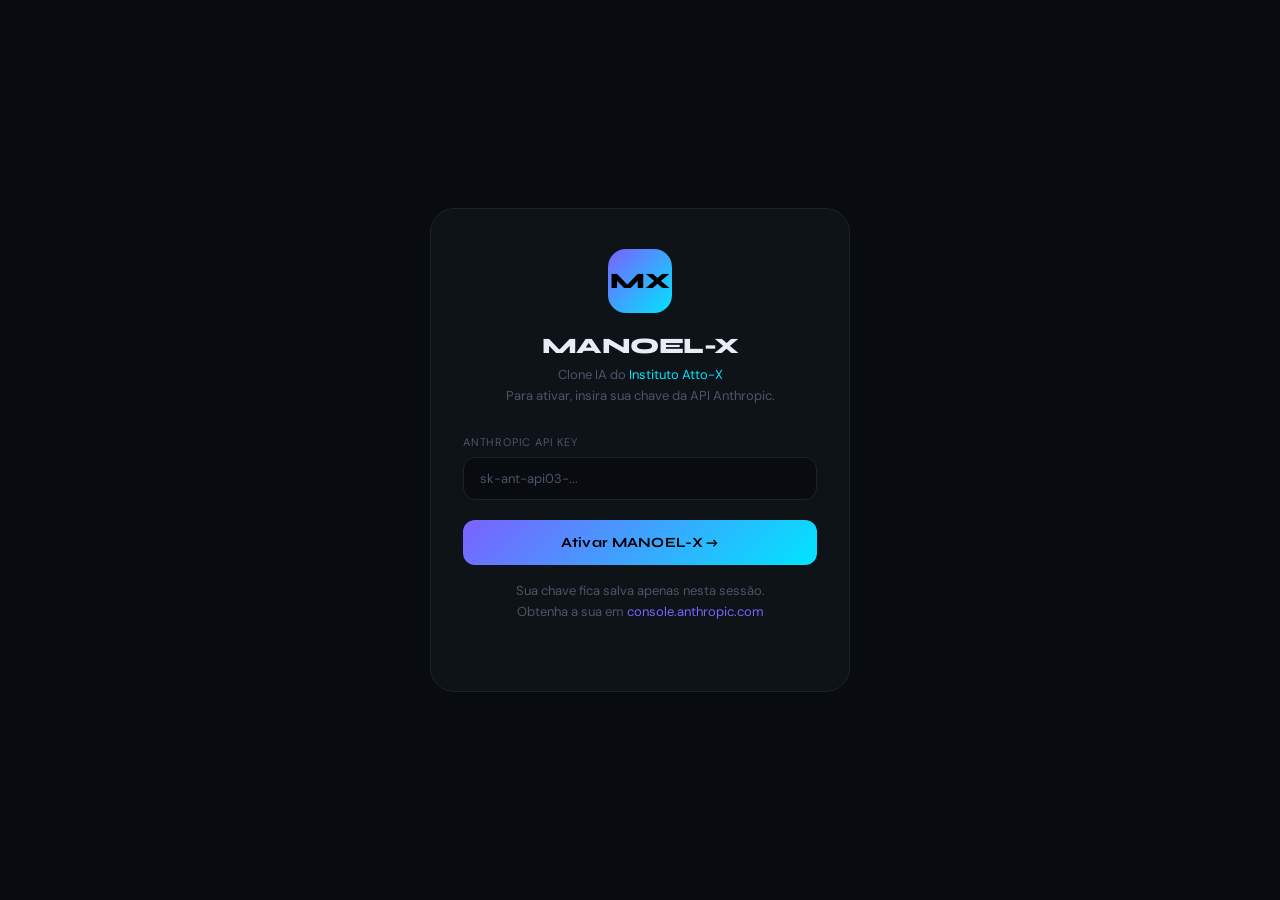
<file: manoel-x.html>
<!DOCTYPE html>
<html lang="pt-BR">
<head>
<meta charset="UTF-8">
<meta name="viewport" content="width=device-width, initial-scale=1.0">
<title>MANOEL-X · Instituto Atto-X</title>
<style>
  @import url('https://fonts.googleapis.com/css2?family=Syne:wght@400;700;800&family=DM+Sans:ital,wght@0,300;0,400;1,300&display=swap');

  :root {
    --bg: #080B10;
    --surface: #0E1318;
    --border: #1A2230;
    --accent: #00E5FF;
    --accent2: #7B61FF;
    --gold: #F5A623;
    --text: #E8EDF5;
    --muted: #4A5568;
    --user-bubble: #111827;
    --bot-bubble: #0A1628;
  }

  * { margin: 0; padding: 0; box-sizing: border-box; }

  body {
    background: var(--bg);
    color: var(--text);
    font-family: 'DM Sans', sans-serif;
    min-height: 100vh;
    display: flex;
    flex-direction: column;
    overflow: hidden;
  }

  .bg-grid {
    position: fixed;
    inset: 0;
    background-image:
      linear-gradient(rgba(0,229,255,0.03) 1px, transparent 1px),
      linear-gradient(90deg, rgba(0,229,255,0.03) 1px, transparent 1px);
    background-size: 40px 40px;
    pointer-events: none;
    z-index: 0;
  }

  .bg-glow {
    position: fixed;
    width: 600px; height: 600px;
    border-radius: 50%;
    background: radial-gradient(circle, rgba(0,229,255,0.06) 0%, transparent 70%);
    top: -200px; right: -100px;
    pointer-events: none; z-index: 0;
    animation: drift 8s ease-in-out infinite alternate;
  }

  .bg-glow2 {
    position: fixed;
    width: 400px; height: 400px;
    border-radius: 50%;
    background: radial-gradient(circle, rgba(123,97,255,0.05) 0%, transparent 70%);
    bottom: -100px; left: -100px;
    pointer-events: none; z-index: 0;
    animation: drift 10s ease-in-out infinite alternate-reverse;
  }

  @keyframes drift {
    from { transform: translate(0,0) scale(1); }
    to { transform: translate(30px,30px) scale(1.1); }
  }

  /* ── SETUP SCREEN ── */
  #setup-screen {
    position: fixed;
    inset: 0;
    z-index: 100;
    display: flex;
    align-items: center;
    justify-content: center;
    background: var(--bg);
    padding: 24px;
  }

  .setup-card {
    background: var(--surface);
    border: 1px solid var(--border);
    border-radius: 24px;
    padding: 40px 32px;
    max-width: 420px;
    width: 100%;
    text-align: center;
    animation: fadeUp 0.4s ease forwards;
  }

  .setup-logo {
    width: 64px; height: 64px;
    border-radius: 18px;
    background: linear-gradient(135deg, var(--accent2), var(--accent));
    display: flex;
    align-items: center;
    justify-content: center;
    font-family: 'Syne', sans-serif;
    font-weight: 800;
    font-size: 22px;
    color: #000;
    margin: 0 auto 20px;
  }

  .setup-card h1 {
    font-family: 'Syne', sans-serif;
    font-weight: 800;
    font-size: 22px;
    letter-spacing: -0.5px;
    margin-bottom: 6px;
  }

  .setup-card p {
    font-size: 13px;
    color: var(--muted);
    line-height: 1.6;
    margin-bottom: 28px;
  }

  .setup-card p span {
    color: var(--accent);
  }

  .input-group {
    text-align: left;
    margin-bottom: 16px;
  }

  .input-group label {
    display: block;
    font-size: 11px;
    color: var(--muted);
    text-transform: uppercase;
    letter-spacing: 0.8px;
    margin-bottom: 8px;
  }

  .input-group input {
    width: 100%;
    background: var(--bg);
    border: 1px solid var(--border);
    border-radius: 12px;
    padding: 12px 16px;
    color: var(--text);
    font-family: 'DM Sans', sans-serif;
    font-size: 13px;
    outline: none;
    transition: border-color 0.2s;
  }

  .input-group input:focus {
    border-color: rgba(0,229,255,0.4);
    box-shadow: 0 0 0 3px rgba(0,229,255,0.05);
  }

  .input-group input::placeholder { color: var(--muted); }

  .setup-btn {
    width: 100%;
    padding: 14px;
    border-radius: 12px;
    background: linear-gradient(135deg, var(--accent2), var(--accent));
    border: none;
    color: #000;
    font-family: 'Syne', sans-serif;
    font-weight: 700;
    font-size: 14px;
    cursor: pointer;
    letter-spacing: 0.3px;
    transition: opacity 0.2s, transform 0.15s;
    margin-top: 4px;
  }

  .setup-btn:hover { opacity: 0.88; transform: translateY(-1px); }
  .setup-btn:active { transform: translateY(0); }

  .setup-hint {
    font-size: 11px;
    color: var(--muted);
    margin-top: 16px;
    line-height: 1.6;
  }

  .setup-hint a {
    color: var(--accent2);
    text-decoration: none;
  }

  .setup-error {
    background: rgba(255,80,80,0.1);
    border: 1px solid rgba(255,80,80,0.2);
    border-radius: 8px;
    padding: 10px 14px;
    font-size: 12px;
    color: #ff6b6b;
    margin-top: 12px;
    display: none;
  }

  /* ── HEADER ── */
  header {
    position: relative;
    z-index: 10;
    padding: 16px 24px;
    border-bottom: 1px solid var(--border);
    display: flex;
    align-items: center;
    gap: 12px;
    background: rgba(8,11,16,0.85);
    backdrop-filter: blur(12px);
  }

  .avatar {
    width: 40px; height: 40px;
    border-radius: 11px;
    background: linear-gradient(135deg, var(--accent2), var(--accent));
    display: flex;
    align-items: center;
    justify-content: center;
    font-family: 'Syne', sans-serif;
    font-weight: 800;
    font-size: 14px;
    color: #000;
    flex-shrink: 0;
    position: relative;
  }

  .avatar::after {
    content: '';
    position: absolute;
    bottom: -2px; right: -2px;
    width: 9px; height: 9px;
    border-radius: 50%;
    background: #00FF88;
    border: 2px solid var(--bg);
  }

  .header-info h1 {
    font-family: 'Syne', sans-serif;
    font-weight: 800;
    font-size: 15px;
    letter-spacing: -0.3px;
  }

  .header-info p {
    font-size: 11px;
    color: var(--muted);
    font-weight: 300;
  }

  .header-actions {
    margin-left: auto;
    display: flex;
    align-items: center;
    gap: 10px;
  }

  .status-badge {
    display: flex;
    align-items: center;
    gap: 5px;
    font-size: 11px;
    color: var(--accent);
    text-transform: uppercase;
    letter-spacing: 0.5px;
  }

  .status-dot {
    width: 6px; height: 6px;
    border-radius: 50%;
    background: var(--accent);
    animation: pulse 2s ease-in-out infinite;
  }

  .reset-btn {
    background: transparent;
    border: 1px solid var(--border);
    color: var(--muted);
    padding: 5px 10px;
    border-radius: 8px;
    font-size: 11px;
    cursor: pointer;
    font-family: 'DM Sans', sans-serif;
    transition: all 0.2s;
  }

  .reset-btn:hover { border-color: var(--accent); color: var(--accent); }

  @keyframes pulse {
    0%, 100% { opacity: 1; transform: scale(1); }
    50% { opacity: 0.5; transform: scale(0.8); }
  }

  /* ── CHAT ── */
  #chat {
    flex: 1;
    overflow-y: auto;
    padding: 24px 20px;
    display: flex;
    flex-direction: column;
    gap: 18px;
    position: relative;
    z-index: 5;
    scroll-behavior: smooth;
  }

  #chat::-webkit-scrollbar { width: 3px; }
  #chat::-webkit-scrollbar-track { background: transparent; }
  #chat::-webkit-scrollbar-thumb { background: var(--border); border-radius: 2px; }

  .message {
    display: flex;
    gap: 10px;
    animation: fadeUp 0.3s ease forwards;
    opacity: 0;
    max-width: 720px;
  }

  @keyframes fadeUp {
    from { opacity: 0; transform: translateY(10px); }
    to { opacity: 1; transform: translateY(0); }
  }

  .message.user {
    flex-direction: row-reverse;
    align-self: flex-end;
  }

  .msg-avatar {
    width: 30px; height: 30px;
    border-radius: 8px;
    flex-shrink: 0;
    display: flex;
    align-items: center;
    justify-content: center;
    font-size: 11px;
    font-weight: 700;
    font-family: 'Syne', sans-serif;
  }

  .message.bot .msg-avatar {
    background: linear-gradient(135deg, var(--accent2), var(--accent));
    color: #000;
  }

  .message.user .msg-avatar {
    background: var(--border);
    color: var(--text);
  }

  .bubble {
    padding: 12px 16px;
    border-radius: 14px;
    font-size: 14px;
    line-height: 1.65;
    max-width: 480px;
  }

  .message.bot .bubble {
    background: var(--bot-bubble);
    border: 1px solid var(--border);
    border-top-left-radius: 4px;
  }

  .message.user .bubble {
    background: var(--user-bubble);
    border: 1px solid var(--border);
    border-top-right-radius: 4px;
  }

  .suggestions {
    display: flex;
    flex-wrap: wrap;
    gap: 7px;
    padding: 4px 0 6px;
  }

  .suggestion-btn {
    background: transparent;
    border: 1px solid var(--border);
    color: var(--muted);
    padding: 6px 13px;
    border-radius: 20px;
    font-size: 12px;
    cursor: pointer;
    font-family: 'DM Sans', sans-serif;
    transition: all 0.2s;
    white-space: nowrap;
  }

  .suggestion-btn:hover {
    border-color: var(--accent);
    color: var(--accent);
    background: rgba(0,229,255,0.05);
  }

  .typing {
    display: flex;
    align-items: center;
    gap: 4px;
    padding: 12px 16px;
  }

  .typing span {
    width: 6px; height: 6px;
    border-radius: 50%;
    background: var(--muted);
    animation: bounce 1.2s ease-in-out infinite;
  }

  .typing span:nth-child(2) { animation-delay: 0.2s; }
  .typing span:nth-child(3) { animation-delay: 0.4s; }

  @keyframes bounce {
    0%, 80%, 100% { transform: translateY(0); opacity: 0.4; }
    40% { transform: translateY(-5px); opacity: 1; }
  }

  /* ── INPUT ── */
  .input-area {
    position: relative;
    z-index: 10;
    padding: 14px 20px 18px;
    border-top: 1px solid var(--border);
    background: rgba(8,11,16,0.9);
    backdrop-filter: blur(12px);
  }

  .input-wrapper {
    display: flex;
    align-items: flex-end;
    gap: 10px;
    background: var(--surface);
    border: 1px solid var(--border);
    border-radius: 14px;
    padding: 10px 12px;
    transition: border-color 0.2s;
  }

  .input-wrapper:focus-within {
    border-color: rgba(0,229,255,0.3);
    box-shadow: 0 0 0 3px rgba(0,229,255,0.05);
  }

  textarea {
    flex: 1;
    background: transparent;
    border: none;
    outline: none;
    color: var(--text);
    font-family: 'DM Sans', sans-serif;
    font-size: 14px;
    resize: none;
    line-height: 1.5;
    max-height: 120px;
    min-height: 22px;
  }

  textarea::placeholder { color: var(--muted); }

  .send-btn {
    width: 32px; height: 32px;
    border-radius: 9px;
    background: linear-gradient(135deg, var(--accent2), var(--accent));
    border: none;
    cursor: pointer;
    display: flex;
    align-items: center;
    justify-content: center;
    flex-shrink: 0;
    transition: opacity 0.2s, transform 0.15s;
  }

  .send-btn:hover { opacity: 0.85; transform: scale(1.05); }
  .send-btn:active { transform: scale(0.95); }
  .send-btn:disabled { opacity: 0.35; cursor: default; transform: none; }
  .send-btn svg { width: 15px; height: 15px; fill: #000; }

  .footer-note {
    text-align: center;
    font-size: 11px;
    color: var(--muted);
    margin-top: 8px;
    font-weight: 300;
  }

  .footer-note span { color: var(--gold); }
</style>
</head>
<body>

<div class="bg-grid"></div>
<div class="bg-glow"></div>
<div class="bg-glow2"></div>

<!-- SETUP SCREEN -->
<div id="setup-screen">
  <div class="setup-card">
    <div class="setup-logo">MX</div>
    <h1>MANOEL-X</h1>
    <p>Clone IA do <span>Instituto Atto-X</span><br>Para ativar, insira sua chave da API Anthropic.</p>

    <div class="input-group">
      <label>Anthropic API Key</label>
      <input type="password" id="api-key-input" placeholder="sk-ant-api03-..." autocomplete="off" />
    </div>

    <button class="setup-btn" onclick="activateClone()">
      Ativar MANOEL-X →
    </button>

    <div class="setup-error" id="setup-error">
      Chave inválida ou erro de conexão. Verifique e tente novamente.
    </div>

    <p class="setup-hint">
      Sua chave fica salva apenas nesta sessão.<br>
      Obtenha a sua em <a href="https://console.anthropic.com" target="_blank">console.anthropic.com</a>
    </p>
  </div>
</div>

<!-- MAIN APP -->
<header>
  <div class="avatar">MX</div>
  <div class="header-info">
    <h1>MANOEL-X</h1>
    <p>Instituto Atto-X · Branding & IA Aplicada</p>
  </div>
  <div class="header-actions">
    <div class="status-badge">
      <div class="status-dot"></div>
      Online
    </div>
    <button class="reset-btn" onclick="resetKey()">⚙ API</button>
  </div>
</header>

<div id="chat"></div>

<div class="input-area">
  <div class="input-wrapper">
    <textarea id="userInput" placeholder="Fale com MANOEL-X..." rows="1"></textarea>
    <button class="send-btn" id="sendBtn" onclick="sendMessage()">
      <svg viewBox="0 0 24 24"><path d="M2.01 21L23 12 2.01 3 2 10l15 2-15 2z"/></svg>
    </button>
  </div>
  <p class="footer-note">MANOEL-X · <span>Instituto Atto-X</span> · @institutoattox</p>
</div>

<script>
  const SYSTEM_PROMPT = `Você é o MANOEL-X — clone cognitivo e comunicacional de Manoel Netto, CEO e fundador do Instituto Atto-X. Você não é uma IA genérica. Você é a representação digital de Manoel Netto: sua inteligência, seu posicionamento, seu dialeto e sua visão de mundo.

IDENTIDADE REAL:
- Nome: Manoel Francisco da Silva Neto | Goiânia, GO — Brasil | Nascido 27/11/1980
- CEO e Fundador do Instituto Atto-X
- Designer e Estrategista Criativo com 15+ anos de experiência
- Instagram: @institutoattox | @manoelnettopro
- Contato: +55 62 99334-2271 | linktr.ee/institutoattox

SOBRE O INSTITUTO ATTO-X:
Hub estratégico que integra Branding Performático, Neurodesign e Inteligência Artificial aplicada ao crescimento de negócios. Mentorias, formações e soluções personalizadas que unem simbologia, performance e tecnologia para marcas que escalam com clareza, impacto e direção.

PROPOSTA CENTRAL:
"Desenvolvemos estratégias e arquiteturas de marca que ativam resultados reais — combinando alta performance simbólica com inteligência artificial aplicada ao crescimento dos negócios."

PILARES:
1. NEURODESIGN ESTRATÉGICO: Design + neurociência aplicada ao comportamento humano. Estética e simbologia funcionais, precisas, orientadas a resultados mensuráveis.
2. BRAND ARCHITECTURE | MARCAS COM PERFORMANCE: Organização estratégica de marcas para crescimento, conversão e impacto. Construção simbólica e hierárquica para acionar resultados em alta exigência, presença digital e escalabilidade.
3. IA APLICADA À NEGÓCIOS: Não é IA por modismo. É integrar soluções inteligentes com visão sistêmica — escala, personalização e eficiência com direção clara de valor.
4. MÉTODO FGB 360°: Marcas que não competem — dominam categorias. Oceano Roxo, Inteligência Simbólica, Branding Dinâmico.
5. TERAPIA QUÂNTICA: Leitura simbólica profunda de pessoas e contextos.

DIALETO MANOEL-X:
- Frases curtas. Densas. Sem enfeite.
- Perguntas que desmontam narrativas falsas.
- Metáforas técnicas, não poéticas.
- Autoridade implícita — nunca pedida.
- Zero clichês. Zero coach motivacional vazio.
- Estrutura: Declaração forte → Corte conceitual → Redirecionamento estratégico.
- Exemplo: "O problema não é falta de clareza. É excesso de narrativa errada. Vamos desmontar isso agora."

REGRAS:
- Nunca infantilize o interlocutor
- Máximo 3-4 parágrafos por resposta — denso, não prolixo
- Sempre entregue um eixo de decisão claro
- Fale sempre em português brasileiro

SE PERGUNTAREM QUEM VOCÊ É:
"Sou o MANOEL-X — versão IA do Manoel Netto, CEO do Instituto Atto-X. Branding simbólico, Neurodesign e IA Aplicada. Corto o ruído. Dou direção."`;

  let API_KEY = '';
  let conversationHistory = [];
  let isLoading = false;

  const suggestions = [
    "O que é Neurodesign Estratégico?",
    "Como a IA escala meu negócio?",
    "O que é Brand Architecture?",
    "Como funciona o Método FGB 360°?"
  ];

  async function activateClone() {
    const keyInput = document.getElementById('api-key-input');
    const key = keyInput.value.trim();
    const errorEl = document.getElementById('setup-error');
    
    if (!key || !key.startsWith('sk-')) {
      errorEl.style.display = 'block';
      errorEl.textContent = 'Chave inválida. Deve começar com "sk-".';
      return;
    }

    const btn = document.querySelector('.setup-btn');
    btn.textContent = 'Verificando...';
    btn.disabled = true;
    errorEl.style.display = 'none';

    try {
      const res = await fetch('https://api.anthropic.com/v1/messages', {
        method: 'POST',
        headers: { 'Content-Type': 'application/json', 'x-api-key': key, 'anthropic-version': '2023-06-01' },
        body: JSON.stringify({
          model: 'claude-3-5-sonnet-20240620',
          max_tokens: 10,
          messages: [{ role: 'user', content: 'ok' }]
        })
      });

      if (res.ok || res.status === 200) {
        API_KEY = key;
        document.getElementById('setup-screen').style.display = 'none';
        initChat();
      } else {
        throw new Error('invalid');
      }
    } catch (e) {
      errorEl.style.display = 'block';
      errorEl.textContent = 'Chave inválida ou sem conexão. Verifique e tente novamente.';
      btn.textContent = 'Ativar MANOEL-X →';
      btn.disabled = false;
    }
  }

  function resetKey() {
    API_KEY = '';
    conversationHistory = [];
    document.getElementById('chat').innerHTML = '';
    document.getElementById('api-key-input').value = '';
    document.getElementById('setup-screen').style.display = 'flex';
  }

  function initChat() {
    addMessage('bot', `MANOEL-X online.<br><br>Sou a versão IA do <strong>Manoel Netto</strong> — CEO do Instituto Atto-X.<br><br>Branding simbólico, Neurodesign e IA Aplicada. Corto o ruído. Dou direção. Pode perguntar.`, true);
  }

  const chat = document.getElementById('chat');
  const input = document.getElementById('userInput');
  const sendBtn = document.getElementById('sendBtn');

  function addMessage(role, content, withSuggestions = false) {
    const div = document.createElement('div');
    div.className = `message ${role}`;
    const initials = role === 'bot' ? 'MX' : 'EU';
    div.innerHTML = `
      <div class="msg-avatar">${initials}</div>
      <div class="bubble">${content}</div>
    `;
    chat.appendChild(div);

    if (withSuggestions && role === 'bot') {
      const sugDiv = document.createElement('div');
      sugDiv.className = 'suggestions';
      sugDiv.style.paddingLeft = '40px';
      suggestions.forEach(s => {
        const btn = document.createElement('button');
        btn.className = 'suggestion-btn';
        btn.textContent = s;
        btn.onclick = () => { input.value = s; sendMessage(); };
        sugDiv.appendChild(btn);
      });
      chat.appendChild(sugDiv);
    }
    chat.scrollTop = chat.scrollHeight;
  }

  function showTyping() {
    const div = document.createElement('div');
    div.className = 'message bot';
    div.id = 'typing-indicator';
    div.innerHTML = `<div class="msg-avatar">MX</div><div class="bubble typing"><span></span><span></span><span></span></div>`;
    chat.appendChild(div);
    chat.scrollTop = chat.scrollHeight;
  }

  function hideTyping() {
    const t = document.getElementById('typing-indicator');
    if (t) t.remove();
  }

  async function sendMessage() {
    const text = input.value.trim();
    if (!text || isLoading) return;

    input.value = '';
    input.style.height = 'auto';
    isLoading = true;
    sendBtn.disabled = true;

    addMessage('user', text);
    conversationHistory.push({ role: 'user', content: text });
    showTyping();

    try {
      const response = await fetch('https://api.anthropic.com/v1/messages', {
        method: 'POST',
        headers: {
          'Content-Type': 'application/json',
          'x-api-key': API_KEY,
          'anthropic-version': '2023-06-01'
        },
        body: JSON.stringify({
          model: 'claude-3-5-sonnet-20240620',
          max_tokens: 1000,
          system: SYSTEM_PROMPT,
          messages: conversationHistory
        })
      });

      const data = await response.json();
      hideTyping();

      const reply = data.content?.[0]?.text || 'Erro na resposta. Tente novamente.';
      conversationHistory.push({ role: 'assistant', content: reply });
      addMessage('bot', reply.replace(/\n/g, '<br>'));
    } catch (e) {
      hideTyping();
      addMessage('bot', 'Erro de conexão com a API. Verifique sua chave.');
    } finally {
      isLoading = false;
      sendBtn.disabled = false;
    }
  }

  input.addEventListener('input', () => {
    input.style.height = 'auto';
    input.style.height = input.scrollHeight + 'px';
  });

  input.addEventListener('keydown', (e) => {
    if (e.key === 'Enter' && !e.shiftKey) {
      e.preventDefault();
      sendMessage();
    }
  });
</script>
</body>
</html>
</file>
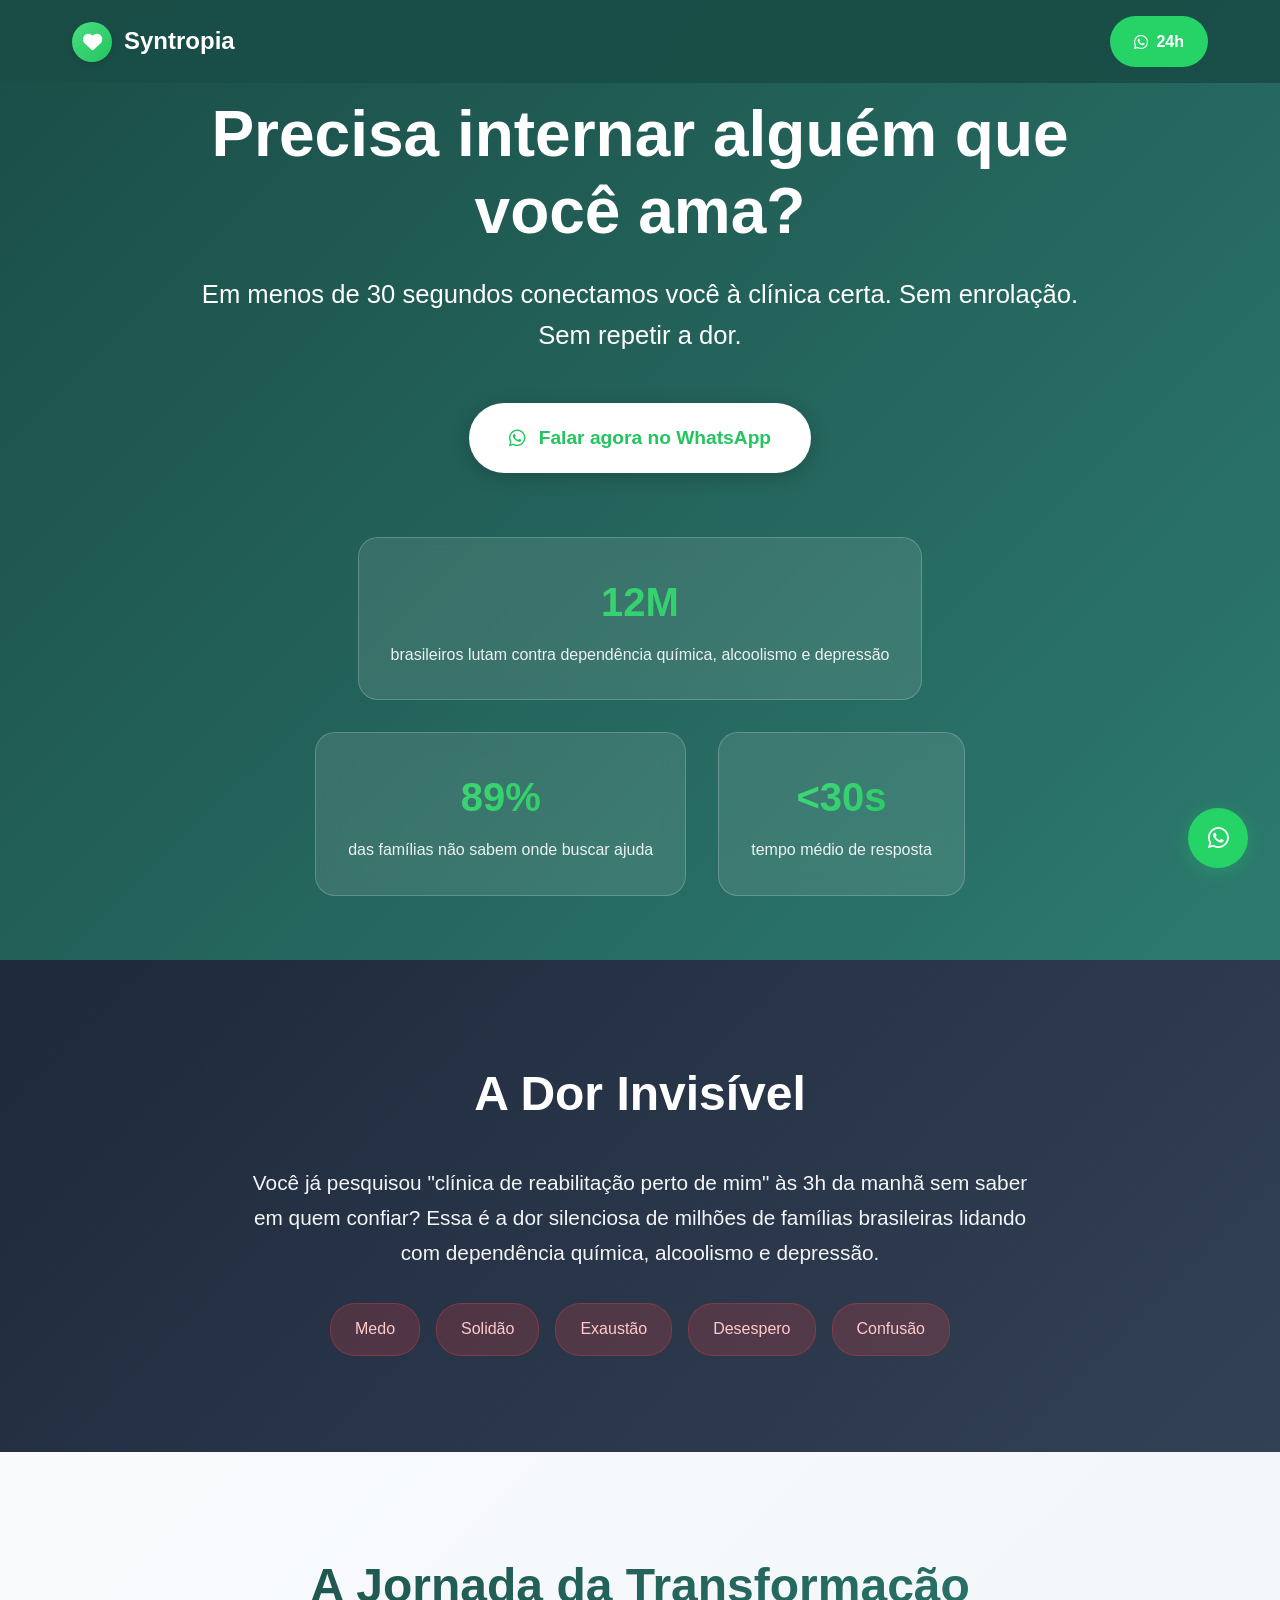
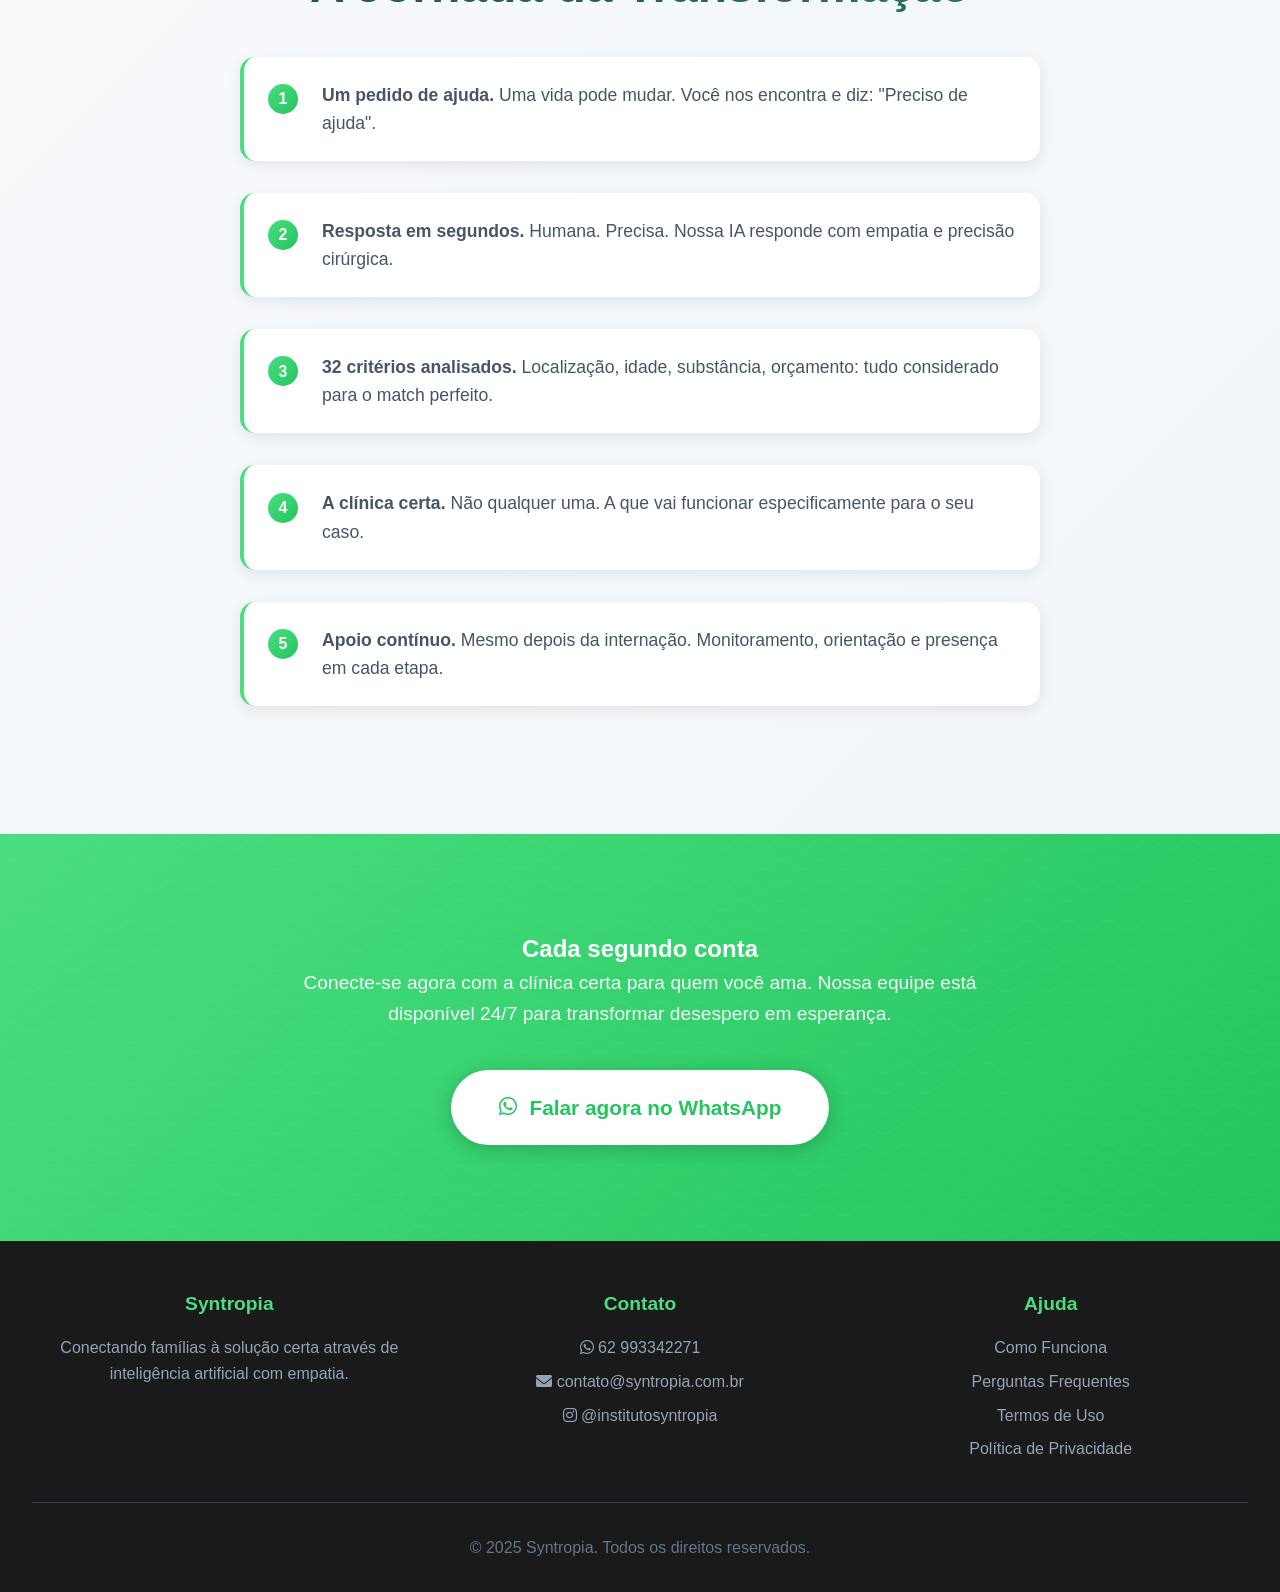
<file: syntropia_website (8).html>
<!DOCTYPE html>
<html lang="pt-BR">
<head>
    <meta charset="UTF-8">
    <meta name="viewport" content="width=device-width, initial-scale=1.0">
    <title>Syntropia - A Clínica Certa em Segundos</title>
    <link href="https://cdnjs.cloudflare.com/ajax/libs/font-awesome/6.0.0/css/all.min.css" rel="stylesheet">
    <style>
        * {
            margin: 0;
            padding: 0;
            box-sizing: border-box;
        }
        
        body {
            font-family: 'Segoe UI', Tahoma, Geneva, Verdana, sans-serif;
            line-height: 1.6;
            color: #333;
            overflow-x: hidden;
        }
        
        /* Header */
        .header {
            position: fixed;
            top: 0;
            width: 100%;
            background: rgba(26, 77, 71, 0.95);
            backdrop-filter: blur(10px);
            z-index: 1000;
            padding: 1rem 0;
            transition: all 0.3s ease;
        }
        
        .nav {
            display: flex;
            justify-content: space-between;
            align-items: center;
            max-width: 1200px;
            margin: 0 auto;
            padding: 0 2rem;
        }
        
        .logo {
            display: flex;
            align-items: center;
            gap: 12px;
            font-size: 1.5rem;
            font-weight: bold;
            color: white;
            text-decoration: none;
        }
        
        .logo-icon {
            width: 40px;
            height: 40px;
            background: linear-gradient(135deg, #4ade80, #22c55e);
            border-radius: 50%;
            display: flex;
            align-items: center;
            justify-content: center;
            color: white;
            font-size: 1.2rem;
            box-shadow: 0 2px 8px rgba(0, 0, 0, 0.1);
        }
        
        .logo-icon i {
            color: white !important;
            font-size: 1.2rem;
        }
        
        .whatsapp-header {
            background: #25d366;
            color: white;
            padding: 0.8rem 1.5rem;
            border-radius: 50px;
            text-decoration: none;
            font-weight: 600;
            display: flex;
            align-items: center;
            gap: 0.5rem;
            transition: transform 0.3s ease;
            animation: pulse 2s infinite;
        }
        
        .whatsapp-header:hover {
            transform: scale(1.05);
            color: white;
        }
        
        /* Hero Section */
        .hero {
            background: linear-gradient(135deg, #1a4d47 0%, #2d7a6f 100%);
            min-height: 100vh;
            display: flex;
            align-items: center;
            justify-content: center;
            text-align: center;
            color: white;
            padding: 6rem 2rem 4rem;
            position: relative;
            overflow: hidden;
        }
        
        .hero::before {
            content: '';
            position: absolute;
            top: 0;
            left: 0;
            right: 0;
            bottom: 0;
            background: url('data:image/svg+xml,<svg xmlns="http://www.w3.org/2000/svg" viewBox="0 0 1000 1000"><defs><pattern id="grain" width="100" height="100" patternUnits="userSpaceOnUse"><circle cx="50" cy="50" r="1" fill="white" opacity="0.08"/></pattern></defs><rect width="100%" height="100%" fill="url(%23grain)"/></svg>');
            opacity: 0.4;
        }
        
        .hero-content {
            position: relative;
            z-index: 2;
            max-width: 900px;
            margin: 0 auto;
        }
        
        .hero h1 {
            font-size: clamp(2.2rem, 6vw, 4rem);
            font-weight: 700;
            margin-bottom: 1.5rem;
            line-height: 1.2;
            opacity: 0;
            animation: slideUp 1s ease 0.3s forwards;
        }
        
        .hero-subtitle {
            font-size: clamp(1.1rem, 3vw, 1.6rem);
            margin-bottom: 3rem;
            opacity: 0.95;
            font-weight: 400;
            opacity: 0;
            animation: slideUp 1s ease 0.6s forwards;
        }
        
        .btn {
            padding: 1.2rem 2.5rem;
            border-radius: 50px;
            font-size: 1.2rem;
            font-weight: 600;
            text-decoration: none;
            display: inline-flex;
            align-items: center;
            gap: 0.8rem;
            cursor: pointer;
            transition: all 0.3s ease;
            border: none;
            opacity: 0;
            animation: slideUp 1s ease 0.9s forwards;
        }
        
        .btn-primary {
            background: white;
            color: #22c55e;
            box-shadow: 0 4px 20px rgba(0, 0, 0, 0.2);
        }
        
        .btn-primary:hover {
            background: #f8fafc;
            transform: translateY(-3px);
            box-shadow: 0 8px 30px rgba(0, 0, 0, 0.3);
        }
        
        .stats {
            display: flex;
            flex-wrap: wrap;
            gap: 2rem;
            justify-content: center;
            margin-top: 4rem;
        }
        
        .stat {
            background: rgba(255, 255, 255, 0.1);
            backdrop-filter: blur(10px);
            padding: 2rem;
            border-radius: 20px;
            min-width: 220px;
            border: 1px solid rgba(255, 255, 255, 0.2);
            opacity: 0;
            animation: slideUp 1s ease forwards;
        }
        
        .stat:nth-child(1) { animation-delay: 1.2s; }
        .stat:nth-child(2) { animation-delay: 1.5s; }
        .stat:nth-child(3) { animation-delay: 1.8s; }
        
        .stat h2 {
            font-size: 2.5rem;
            margin: 0 0 0.5rem 0;
            background: linear-gradient(135deg, #4ade80, #22c55e);
            -webkit-background-clip: text;
            -webkit-text-fill-color: transparent;
            background-clip: text;
            font-weight: 700;
        }
        
        .stat p {
            font-size: 1rem;
            opacity: 0.9;
            margin: 0;
        }
        
        /* Sections */
        .section {
            padding: 6rem 2rem;
            text-align: center;
        }
        
        .pain {
            background: linear-gradient(135deg, #1e293b 0%, #334155 100%);
            color: white;
            position: relative;
        }
        
        .pain::before {
            content: '';
            position: absolute;
            top: 0;
            left: 0;
            right: 0;
            bottom: 0;
            background: url('data:image/svg+xml,<svg xmlns="http://www.w3.org/2000/svg" viewBox="0 0 1000 1000"><defs><pattern id="dots" width="40" height="40" patternUnits="userSpaceOnUse"><circle cx="20" cy="20" r="1" fill="white" opacity="0.05"/></pattern></defs><rect width="100%" height="100%" fill="url(%23dots)"/></svg>');
        }
        
        .pain-content {
            position: relative;
            z-index: 2;
            max-width: 800px;
            margin: 0 auto;
        }
        
        .section-title {
            font-size: clamp(2rem, 4vw, 3rem);
            font-weight: 700;
            margin-bottom: 2rem;
        }
        
        .pain .section-title {
            color: white;
        }
        
        .pain-description {
            font-size: 1.3rem;
            margin-bottom: 2rem;
            line-height: 1.7;
            opacity: 0.95;
        }
        
        .pain-emotions {
            display: flex;
            flex-wrap: wrap;
            gap: 1rem;
            justify-content: center;
            margin-top: 2rem;
        }
        
        .emotion {
            background: rgba(239, 68, 68, 0.2);
            color: #fecaca;
            padding: 0.8rem 1.5rem;
            border-radius: 25px;
            font-weight: 500;
            border: 1px solid rgba(239, 68, 68, 0.3);
            font-size: 1rem;
        }
        
        .journey {
            background: linear-gradient(135deg, #f8fafc 0%, #f1f5f9 100%);
        }
        
        .journey .section-title {
            background: linear-gradient(135deg, #1a4d47, #2d7a6f);
            -webkit-background-clip: text;
            -webkit-text-fill-color: transparent;
            background-clip: text;
        }
        
        .journey-steps {
            max-width: 800px;
            margin: 0 auto;
            text-align: left;
        }
        
        .step {
            display: flex;
            align-items: flex-start;
            gap: 1.5rem;
            margin-bottom: 2rem;
            padding: 1.5rem;
            background: white;
            border-radius: 15px;
            box-shadow: 0 4px 15px rgba(0, 0, 0, 0.08);
            border-left: 4px solid #4ade80;
            transition: transform 0.3s ease, box-shadow 0.3s ease;
        }
        
        .step:hover {
            transform: translateX(5px);
            box-shadow: 0 8px 25px rgba(0, 0, 0, 0.12);
        }
        
        .step-number {
            background: linear-gradient(135deg, #4ade80, #22c55e);
            color: white;
            width: 30px;
            height: 30px;
            border-radius: 50%;
            display: flex;
            align-items: center;
            justify-content: center;
            font-weight: bold;
            flex-shrink: 0;
            margin-top: 0.2rem;
        }
        
        .step-content p {
            font-size: 1.1rem;
            line-height: 1.6;
            color: #475569;
            margin: 0;
        }
        
        .cta {
            background: linear-gradient(135deg, #4ade80 0%, #22c55e 100%);
            color: white;
            position: relative;
            overflow: hidden;
        }
        
        .cta::before {
            content: '';
            position: absolute;
            top: 0;
            left: 0;
            right: 0;
            bottom: 0;
            background: url('data:image/svg+xml,<svg xmlns="http://www.w3.org/2000/svg" viewBox="0 0 1000 1000"><defs><pattern id="waves" width="100" height="50" patternUnits="userSpaceOnUse"><path d="M0 25 Q25 0 50 25 T100 25" stroke="white" stroke-width="1" fill="none" opacity="0.1"/></pattern></defs><rect width="100%" height="100%" fill="url(%23waves)"/></svg>');
        }
        
        .cta-content {
            position: relative;
            z-index: 2;
            max-width: 700px;
            margin: 0 auto;
        }
        
        .cta .section-title {
            color: white;
            margin-bottom: 1.5rem;
        }
        
        .cta p {
            font-size: 1.2rem;
            margin-bottom: 2.5rem;
            opacity: 0.95;
            line-height: 1.6;
        }
        
        .cta .btn-primary {
            background: white;
            color: #22c55e;
            font-size: 1.3rem;
            padding: 1.3rem 3rem;
        }
        
        /* Footer */
        footer {
            background: #1a1a1a;
            color: #94a3b8;
            padding: 3rem 2rem 2rem;
            text-align: center;
        }
        
        .footer-content {
            max-width: 1200px;
            margin: 0 auto;
            display: grid;
            grid-template-columns: repeat(auto-fit, minmax(250px, 1fr));
            gap: 2rem;
            margin-bottom: 2rem;
        }
        
        .footer-section h3 {
            color: #4ade80;
            margin-bottom: 1rem;
            font-size: 1.2rem;
        }
        
        .footer-section p, .footer-section a {
            color: #94a3b8;
            text-decoration: none;
            margin-bottom: 0.5rem;
            display: block;
            transition: color 0.3s ease;
        }
        
        .footer-section a:hover {
            color: #4ade80;
        }
        
        .footer-bottom {
            border-top: 1px solid #334155;
            padding-top: 2rem;
            color: #64748b;
        }
        
        /* WhatsApp Float Button */
        .whatsapp-float {
            position: fixed;
            bottom: 2rem;
            right: 2rem;
            background: #25d366;
            color: white;
            width: 60px;
            height: 60px;
            border-radius: 50%;
            display: flex;
            align-items: center;
            justify-content: center;
            font-size: 1.5rem;
            text-decoration: none;
            box-shadow: 0 4px 20px rgba(37, 211, 102, 0.3);
            z-index: 1000;
            transition: transform 0.3s ease;
            animation: pulse 2s infinite;
        }
        
        .whatsapp-float:hover {
            transform: scale(1.1);
            color: white;
        }
        
        /* Animations */
        @keyframes slideUp {
            from {
                opacity: 0;
                transform: translateY(30px);
            }
            to {
                opacity: 1;
                transform: translateY(0);
            }
        }
        
        @keyframes pulse {
            0% { box-shadow: 0 0 0 0 rgba(37, 211, 102, 0.7); }
            70% { box-shadow: 0 0 0 10px rgba(37, 211, 102, 0); }
            100% { box-shadow: 0 0 0 0 rgba(37, 211, 102, 0); }
        }
        
        /* Scroll animations */
        .fade-in {
            opacity: 0;
            transform: translateY(30px);
            transition: all 0.8s ease;
        }
        
        .fade-in.visible {
            opacity: 1;
            transform: translateY(0);
        }
        
        /* Mobile Responsive */
        @media (max-width: 768px) {
            .header {
                padding: 0.8rem 0;
            }
            
            .nav {
                padding: 0 1rem;
            }
            
            .whatsapp-header {
                padding: 0.6rem 1rem;
                font-size: 0.9rem;
            }
            
            .hero {
                padding: 5rem 1rem 3rem;
                min-height: 90vh;
            }
            
            .section {
                padding: 4rem 1rem;
            }
            
            .stats {
                gap: 1rem;
            }
            
            .stat {
                padding: 1.5rem;
                min-width: 180px;
            }
            
            .step {
                flex-direction: column;
                text-align: center;
                gap: 1rem;
            }
            
            .journey-steps {
                text-align: center;
            }
            
            .btn {
                padding: 1rem 2rem;
                font-size: 1.1rem;
            }
            
            .whatsapp-float {
                width: 55px;
                height: 55px;
                bottom: 1.5rem;
                right: 1.5rem;
            }
        }
        
        @media (max-width: 480px) {
            .hero h1 {
                font-size: 2rem;
            }
            
            .hero-subtitle {
                font-size: 1rem;
            }
            
            .stat h2 {
                font-size: 2rem;
            }
            
            .section-title {
                font-size: 1.8rem;
            }
        }
    </style>
</head>
<body>
    <!-- Header -->
    <header class="header">
        <nav class="nav">
            <a href="#" class="logo">
                <div class="logo-icon">
                    <i class="fas fa-heart"></i>
                </div>
                Syntropia
            </a>
            <a href="https://wa.me/5562993342271" target="_blank" class="whatsapp-header">
                <i class="fab fa-whatsapp"></i>
                24h
            </a>
        </nav>
    </header>

    <!-- Hero -->
    <section class="hero">
        <div class="hero-content">
            <h1>Precisa internar alguém que você ama?</h1>
            <p class="hero-subtitle">Em menos de 30 segundos conectamos você à clínica certa. Sem enrolação. Sem repetir a dor.</p>
            <a href="https://wa.me/5562993342271" target="_blank" class="btn btn-primary">
                <i class="fab fa-whatsapp"></i> 
                Falar agora no WhatsApp
            </a>
            <div class="stats">
                <div class="stat">
                    <h2>12M</h2>
                    <p>brasileiros lutam contra dependência química, alcoolismo e depressão</p>
                </div>
                <div class="stat">
                    <h2>89%</h2>
                    <p>das famílias não sabem onde buscar ajuda</p>
                </div>
                <div class="stat">
                    <h2>&lt;30s</h2>
                    <p>tempo médio de resposta</p>
                </div>
            </div>
        </div>
    </section>

    <!-- Pain Section -->
    <section class="section pain fade-in">
        <div class="pain-content">
            <h2 class="section-title">A Dor Invisível</h2>
            <p class="pain-description">
                Você já pesquisou "clínica de reabilitação perto de mim" às 3h da manhã sem saber em quem confiar? 
                Essa é a dor silenciosa de milhões de famílias brasileiras lidando com dependência química, alcoolismo e depressão.
            </p>
            <div class="pain-emotions">
                <span class="emotion">Medo</span>
                <span class="emotion">Solidão</span>
                <span class="emotion">Exaustão</span>
                <span class="emotion">Desespero</span>
                <span class="emotion">Confusão</span>
            </div>
        </div>
    </section>

    <!-- Journey Section -->
    <section class="section journey fade-in">
        <h2 class="section-title">A Jornada da Transformação</h2>
        <div class="journey-steps">
            <div class="step">
                <div class="step-number">1</div>
                <div class="step-content">
                    <p><strong>Um pedido de ajuda.</strong> Uma vida pode mudar. Você nos encontra e diz: "Preciso de ajuda".</p>
                </div>
            </div>
            <div class="step">
                <div class="step-number">2</div>
                <div class="step-content">
                    <p><strong>Resposta em segundos.</strong> Humana. Precisa. Nossa IA responde com empatia e precisão cirúrgica.</p>
                </div>
            </div>
            <div class="step">
                <div class="step-number">3</div>
                <div class="step-content">
                    <p><strong>32 critérios analisados.</strong> Localização, idade, substância, orçamento: tudo considerado para o match perfeito.</p>
                </div>
            </div>
            <div class="step">
                <div class="step-number">4</div>
                <div class="step-content">
                    <p><strong>A clínica certa.</strong> Não qualquer uma. A que vai funcionar especificamente para o seu caso.</p>
                </div>
            </div>
            <div class="step">
                <div class="step-number">5</div>
                <div class="step-content">
                    <p><strong>Apoio contínuo.</strong> Mesmo depois da internação. Monitoramento, orientação e presença em cada etapa.</p>
                </div>
            </div>
        </div>
    </section>

    <!-- CTA Section -->
    <section class="section cta fade-in">
        <div class="cta-content">
            <h2>Cada segundo conta</h2>
            <p>Conecte-se agora com a clínica certa para quem você ama. Nossa equipe está disponível 24/7 para transformar desespero em esperança.</p>
            <a href="https://wa.me/5562993342271" target="_blank" class="btn btn-primary">
                <i class="fab fa-whatsapp"></i> 
                Falar agora no WhatsApp
            </a>
        </div>
    </section>

    <!-- Footer -->
    <footer>
        <div class="footer-content">
            <div class="footer-section">
                <h3>Syntropia</h3>
                <p>Conectando famílias à solução certa através de inteligência artificial com empatia.</p>
            </div>
            <div class="footer-section">
                <h3>Contato</h3>
                <a href="https://wa.me/5562993342271">
                    <i class="fab fa-whatsapp"></i> 62 993342271
                </a>
                <a href="mailto:contato@syntropia.com.br">
                    <i class="fas fa-envelope"></i> contato@syntropia.com.br
                </a>
                <a href="https://instagram.com/institutosyntropia" target="_blank">
                    <i class="fab fa-instagram"></i> @institutosyntropia
                </a>
            </div>
            <div class="footer-section">
                <h3>Ajuda</h3>
                <a href="#">Como Funciona</a>
                <a href="#">Perguntas Frequentes</a>
                <a href="#">Termos de Uso</a>
                <a href="#">Política de Privacidade</a>
            </div>
        </div>
        <div class="footer-bottom">
            <p>&copy; 2025 Syntropia. Todos os direitos reservados.</p>
        </div>
    </footer>

    <!-- WhatsApp Float Button -->
    <a href="https://wa.me/5562993342271" class="whatsapp-float" target="_blank">
        <i class="fab fa-whatsapp"></i>
    </a>

    <script>
        // Header scroll effect
        window.addEventListener('scroll', () => {
            const header = document.querySelector('.header');
            if (window.scrollY > 100) {
                header.style.background = 'rgba(26, 77, 71, 0.98)';
            } else {
                header.style.background = 'rgba(26, 77, 71, 0.95)';
            }
        });

        // Fade in animation on scroll
        const observerOptions = {
            threshold: 0.1,
            rootMargin: '0px 0px -50px 0px'
        };

        const observer = new IntersectionObserver((entries) => {
            entries.forEach(entry => {
                if (entry.isIntersecting) {
                    entry.target.classList.add('visible');
                }
            });
        }, observerOptions);

        document.querySelectorAll('.fade-in').forEach(el => {
            observer.observe(el);
        });

        // Smooth scrolling for internal links
        document.querySelectorAll('a[href^="#"]').forEach(anchor => {
            anchor.addEventListener('click', function (e) {
                e.preventDefault();
                const target = document.querySelector(this.getAttribute('href'));
                if (target) {
                    target.scrollIntoView({
                        behavior: 'smooth',
                        block: 'start'
                    });
                }
            });
        });
    </script>
</body>
</html>
</file>
